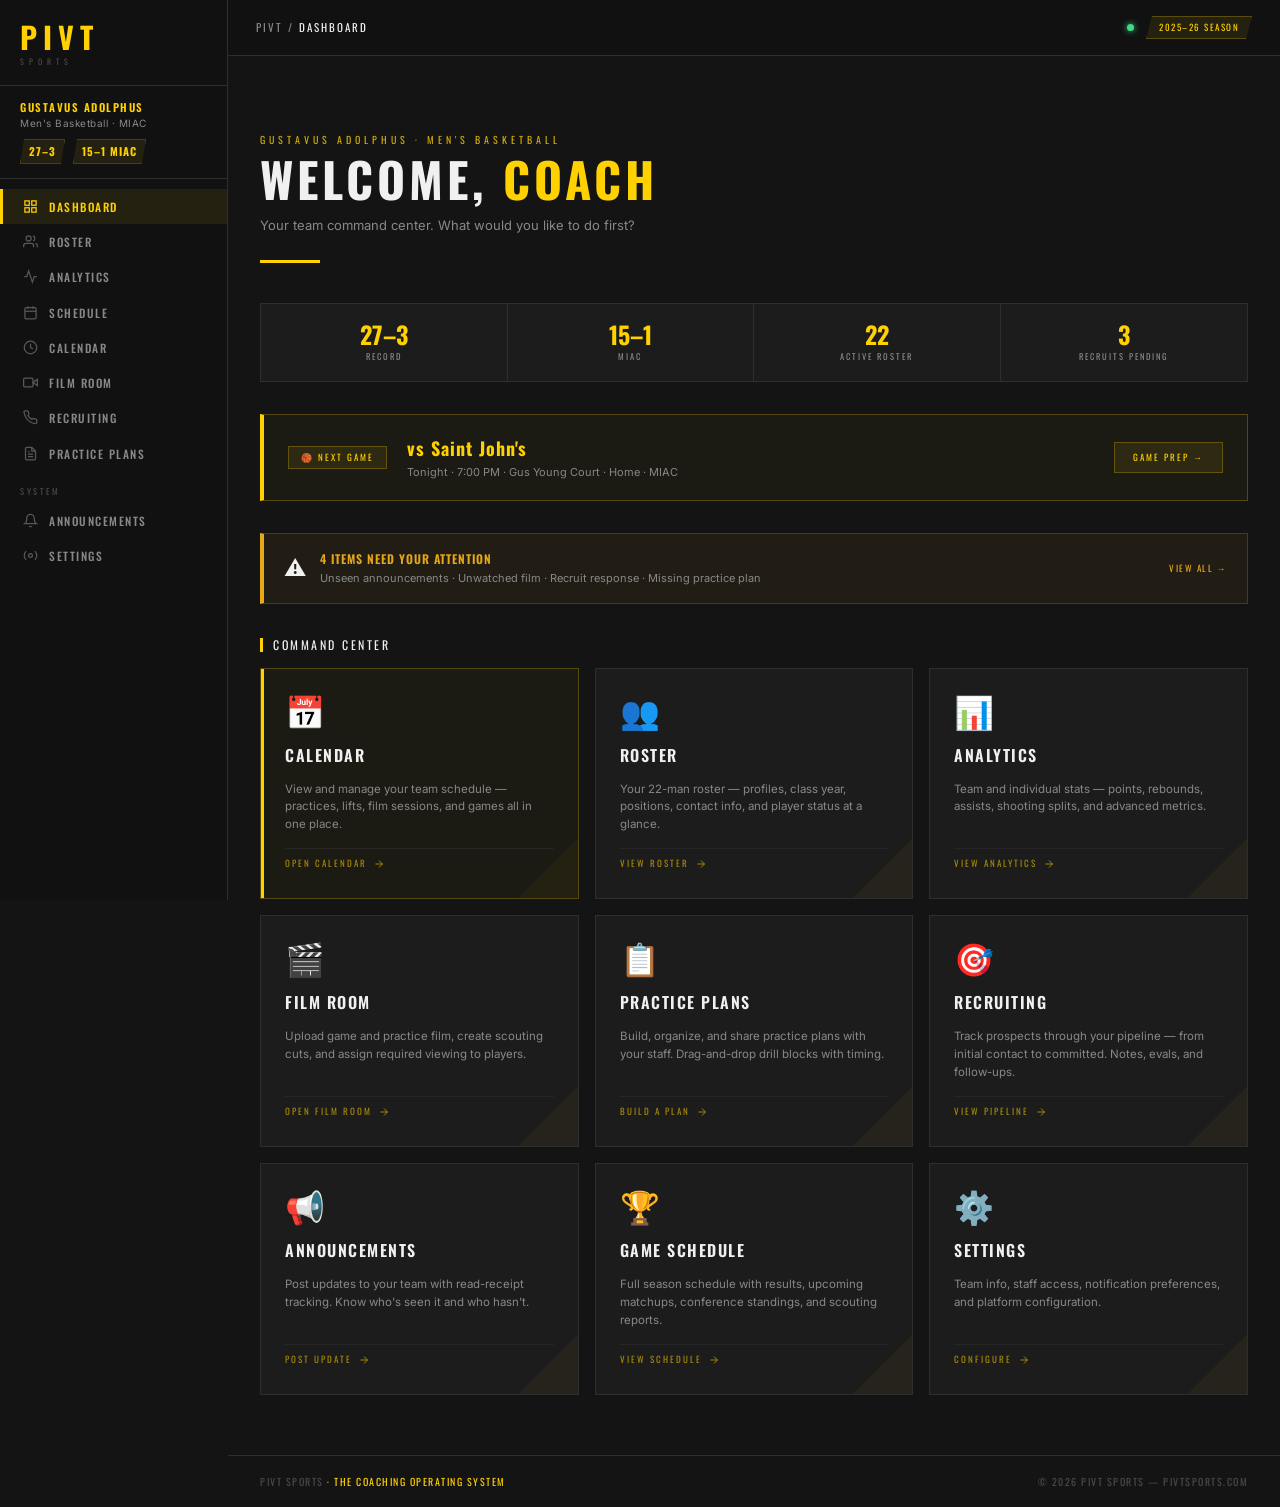
<file: index.html>
<!DOCTYPE html>
<html lang="en">
<head>
  <meta charset="UTF-8" />
  <meta name="viewport" content="width=device-width, initial-scale=1.0" />
  <title>Dashboard — Pivt Sports | Gustavus Men's Basketball</title>
  <link rel="stylesheet" href="styles.css" />
  <style>
    /* ── Welcome Hub Styles ─────────────────────────────────── */

    .welcome-hero {
      padding: 48px 0 40px;
      position: relative;
    }

    .welcome-greeting {
      font-family: 'Oswald', sans-serif;
      font-size: 10px;
      letter-spacing: 4px;
      text-transform: uppercase;
      color: var(--gold);
      margin-bottom: 8px;
      opacity: 0.8;
    }

    .welcome-title {
      font-family: 'Oswald', sans-serif;
      font-size: 48px;
      font-weight: 700;
      letter-spacing: 4px;
      text-transform: uppercase;
      color: var(--text);
      line-height: 1;
      margin-bottom: 12px;
    }

    .welcome-title span {
      color: var(--gold);
    }

    .welcome-sub {
      font-size: 13px;
      color: var(--text-muted);
      max-width: 480px;
      line-height: 1.6;
    }

    .welcome-divider {
      width: 60px;
      height: 3px;
      background: var(--gold);
      margin-top: 24px;
    }

    /* Command Center Grid */
    .command-grid {
      display: grid;
      grid-template-columns: repeat(3, 1fr);
      gap: 16px;
      margin-bottom: 32px;
    }

    .command-card {
      background: var(--surface);
      border: 1px solid var(--border);
      padding: 28px 24px;
      position: relative;
      overflow: hidden;
      cursor: pointer;
      transition: all 0.2s cubic-bezier(0.4, 0, 0.2, 1);
      text-decoration: none;
      display: flex;
      flex-direction: column;
      gap: 14px;
    }

    .command-card::before {
      content: '';
      position: absolute;
      top: 0; left: 0;
      width: 3px;
      height: 100%;
      background: var(--gold);
      opacity: 0;
      transition: opacity 0.2s;
    }

    .command-card::after {
      content: '';
      position: absolute;
      bottom: -20px;
      right: -20px;
      width: 100px;
      height: 100px;
      background: var(--gold-dim);
      clip-path: polygon(100% 0, 100% 100%, 0 100%);
      pointer-events: none;
      transition: opacity 0.2s;
      opacity: 0.5;
    }

    .command-card:hover {
      border-color: var(--gold-border);
      background: #1e1e1e;
      transform: translateY(-4px);
      box-shadow: 0 8px 30px rgba(255,209,0,0.1);
    }

    .command-card:hover::before { opacity: 1; }
    .command-card:hover::after { opacity: 1; }

    .command-icon {
      font-size: 32px;
      line-height: 1;
    }

    .command-label {
      font-family: 'Oswald', sans-serif;
      font-size: 16px;
      font-weight: 600;
      letter-spacing: 1.5px;
      text-transform: uppercase;
      color: var(--text);
    }

    .command-card:hover .command-label { color: var(--gold); }

    .command-desc {
      font-size: 11.5px;
      color: var(--text-muted);
      line-height: 1.55;
    }

    .command-action {
      font-family: 'Oswald', sans-serif;
      font-size: 9px;
      letter-spacing: 2px;
      text-transform: uppercase;
      color: var(--gold);
      margin-top: auto;
      padding-top: 8px;
      border-top: 1px solid var(--border);
      display: flex;
      align-items: center;
      gap: 6px;
      opacity: 0.6;
      transition: opacity 0.15s;
    }

    .command-card:hover .command-action { opacity: 1; }

    .command-action svg {
      width: 12px;
      height: 12px;
    }

    /* Featured / Primary Card */
    .command-card.primary {
      border-color: var(--gold-border);
      background: rgba(255,209,0,0.03);
    }

    .command-card.primary::before { opacity: 1; }

    /* Status Strip */
    .status-strip {
      display: grid;
      grid-template-columns: repeat(4, 1fr);
      gap: 0;
      margin-bottom: 32px;
      border: 1px solid var(--border);
      overflow: hidden;
    }

    .status-item {
      background: var(--surface);
      padding: 18px 20px;
      border-right: 1px solid var(--border);
      text-align: center;
    }

    .status-item:last-child { border-right: none; }

    .status-item-value {
      font-family: 'Oswald', sans-serif;
      font-size: 24px;
      font-weight: 700;
      color: var(--gold);
      line-height: 1;
      margin-bottom: 4px;
    }

    .status-item-label {
      font-family: 'Oswald', sans-serif;
      font-size: 8.5px;
      letter-spacing: 2px;
      text-transform: uppercase;
      color: var(--text-muted);
    }

    /* Attention Banner */
    .attention-banner {
      background: rgba(230,168,23,0.06);
      border: 1px solid rgba(230,168,23,0.2);
      border-left: 4px solid #e6a817;
      padding: 16px 20px;
      display: flex;
      align-items: center;
      gap: 14px;
      margin-bottom: 32px;
      cursor: pointer;
      transition: background 0.12s;
    }

    .attention-banner:hover { background: rgba(230,168,23,0.1); }

    .attention-banner-icon {
      font-size: 22px;
      flex-shrink: 0;
    }

    .attention-banner-text {
      flex: 1;
    }

    .attention-banner-title {
      font-family: 'Oswald', sans-serif;
      font-size: 12px;
      font-weight: 600;
      letter-spacing: 1px;
      text-transform: uppercase;
      color: #e6a817;
      margin-bottom: 2px;
    }

    .attention-banner-sub {
      font-size: 11px;
      color: var(--text-muted);
    }

    .attention-banner-arrow {
      font-family: 'Oswald', sans-serif;
      font-size: 9px;
      letter-spacing: 1.5px;
      text-transform: uppercase;
      color: #e6a817;
      flex-shrink: 0;
    }

    /* Next Game Banner */
    .next-game-banner {
      display: flex;
      align-items: center;
      gap: 20px;
      background: var(--surface);
      border: 1px solid var(--gold-border);
      border-left: 4px solid var(--gold);
      padding: 20px 24px;
      margin-bottom: 32px;
      background: rgba(255,209,0,0.03);
    }

    .ngb-badge {
      font-family: 'Oswald', sans-serif;
      font-size: 9px;
      letter-spacing: 2px;
      text-transform: uppercase;
      padding: 4px 12px;
      background: var(--gold-dim);
      border: 1px solid var(--gold-border);
      color: var(--gold);
      white-space: nowrap;
      flex-shrink: 0;
    }

    .ngb-info { flex: 1; min-width: 0; }

    .ngb-opponent {
      font-family: 'Oswald', sans-serif;
      font-size: 18px;
      font-weight: 700;
      color: var(--gold);
      letter-spacing: 1px;
    }

    .ngb-details {
      font-size: 11px;
      color: var(--text-muted);
      margin-top: 2px;
    }

    .ngb-action {
      font-family: 'Oswald', sans-serif;
      font-size: 9px;
      letter-spacing: 2px;
      text-transform: uppercase;
      padding: 8px 18px;
      background: var(--gold-dim);
      border: 1px solid var(--gold-border);
      color: var(--gold);
      cursor: pointer;
      transition: all 0.12s;
      flex-shrink: 0;
      text-decoration: none;
    }

    .ngb-action:hover { background: rgba(255,209,0,0.15); border-color: var(--gold); }

    /* Responsive */
    @media (max-width: 900px) {
      .command-grid { grid-template-columns: repeat(2, 1fr); }
      .status-strip { grid-template-columns: repeat(2, 1fr); }
      .status-item:nth-child(2) { border-right: none; }
      .status-item:nth-child(1),
      .status-item:nth-child(2) { border-bottom: 1px solid var(--border); }
      .welcome-title { font-size: 36px; }
    }

    @media (max-width: 600px) {
      .command-grid { grid-template-columns: 1fr; }
      .status-strip { grid-template-columns: 1fr; }
      .status-item { border-right: none; border-bottom: 1px solid var(--border); }
      .status-item:last-child { border-bottom: none; }
      .welcome-title { font-size: 28px; letter-spacing: 2px; }
      .welcome-hero { padding: 32px 0 28px; }
      .next-game-banner { flex-direction: column; align-items: flex-start; }
    }
  </style>
</head>
<body>

<!-- Overlay -->
<div class="sidebar-overlay" id="sidebar-overlay"></div>

<!-- ── Sidebar ──────────────────────────────────────────────── -->
<aside class="sidebar" id="sidebar">
  <div class="sidebar-logo">
    <div class="logo-pivt">PIVT</div>
    <div class="logo-sports">SPORTS</div>
  </div>
  <div class="sidebar-team">
    <div class="sidebar-team-name">Gustavus Adolphus</div>
    <div class="sidebar-team-sub">Men's Basketball · MIAC</div>
    <div class="sidebar-record">
      <div class="record-pill">27–3</div>
      <div class="record-pill">15–1 MIAC</div>
    </div>
  </div>
  <nav class="sidebar-nav">
    <a href="index.html" class="nav-item active">
      <svg viewBox="0 0 24 24" fill="none" stroke="currentColor" stroke-width="2"><rect x="3" y="3" width="7" height="7"/><rect x="14" y="3" width="7" height="7"/><rect x="14" y="14" width="7" height="7"/><rect x="3" y="14" width="7" height="7"/></svg>
      Dashboard
    </a>
    <a href="roster.html" class="nav-item">
      <svg viewBox="0 0 24 24" fill="none" stroke="currentColor" stroke-width="2"><path d="M17 21v-2a4 4 0 0 0-4-4H5a4 4 0 0 0-4 4v2"/><circle cx="9" cy="7" r="4"/><path d="M23 21v-2a4 4 0 0 0-3-3.87"/><path d="M16 3.13a4 4 0 0 1 0 7.75"/></svg>
      Roster
    </a>
    <a href="stats.html" class="nav-item">
      <svg viewBox="0 0 24 24" fill="none" stroke="currentColor" stroke-width="2"><polyline points="22 12 18 12 15 21 9 3 6 12 2 12"/></svg>
      Analytics
    </a>
    <a href="schedule.html" class="nav-item">
      <svg viewBox="0 0 24 24" fill="none" stroke="currentColor" stroke-width="2"><rect x="3" y="4" width="18" height="18" rx="2" ry="2"/><line x1="16" y1="2" x2="16" y2="6"/><line x1="8" y1="2" x2="8" y2="6"/><line x1="3" y1="10" x2="21" y2="10"/></svg>
      Schedule
    </a>
    <a href="calendar.html" class="nav-item">
      <svg viewBox="0 0 24 24" fill="none" stroke="currentColor" stroke-width="2"><circle cx="12" cy="12" r="10"/><polyline points="12 6 12 12 16 14"/></svg>
      Calendar
    </a>
    <a href="film.html" class="nav-item">
      <svg viewBox="0 0 24 24" fill="none" stroke="currentColor" stroke-width="2"><polygon points="23 7 16 12 23 17 23 7"/><rect x="1" y="5" width="15" height="14" rx="2" ry="2"/></svg>
      Film Room
    </a>
    <a href="recruiting.html" class="nav-item">
      <svg viewBox="0 0 24 24" fill="none" stroke="currentColor" stroke-width="2"><path d="M22 16.92v3a2 2 0 0 1-2.18 2 19.79 19.79 0 0 1-8.63-3.07A19.5 19.5 0 0 1 4.69 12 19.79 19.79 0 0 1 1.61 3.41 2 2 0 0 1 3.6 1.23h3a2 2 0 0 1 2 1.72c.127.96.361 1.903.7 2.81a2 2 0 0 1-.45 2.11L7.91 8.73a16 16 0 0 0 6.29 6.29l.87-.87a2 2 0 0 1 2.11-.45c.907.339 1.85.573 2.81.7A2 2 0 0 1 21.94 16.92z"/></svg>
      Recruiting
    </a>
    <a href="practice.html" class="nav-item">
      <svg viewBox="0 0 24 24" fill="none" stroke="currentColor" stroke-width="2"><path d="M14 2H6a2 2 0 0 0-2 2v16a2 2 0 0 0 2 2h12a2 2 0 0 0 2-2V8z"/><polyline points="14 2 14 8 20 8"/><line x1="16" y1="13" x2="8" y2="13"/><line x1="16" y1="17" x2="8" y2="17"/><polyline points="10 9 9 9 8 9"/></svg>
      Practice Plans
    </a>
    <div class="nav-group-label">System</div>
    <a href="announcements.html" class="nav-item">
      <svg viewBox="0 0 24 24" fill="none" stroke="currentColor" stroke-width="2"><path d="M18 8A6 6 0 0 0 6 8c0 7-3 9-3 9h18s-3-2-3-9"/><path d="M13.73 21a2 2 0 0 1-3.46 0"/></svg>
      Announcements
    </a>
    <a href="#" class="nav-item">
      <svg viewBox="0 0 24 24" fill="none" stroke="currentColor" stroke-width="2"><circle cx="12" cy="12" r="3"/><path d="M19.07 4.93a10 10 0 0 1 0 14.14M4.93 4.93a10 10 0 0 0 0 14.14"/></svg>
      Settings
    </a>
  </nav>
</aside>

<!-- ── Main ──────────────────────────────────────────────────── -->
<div class="main">

  <!-- Top Bar -->
  <header class="topbar">
    <div class="topbar-left">
      <button class="hamburger" id="hamburger" aria-label="Menu">
        <svg width="20" height="20" viewBox="0 0 24 24" fill="none" stroke="currentColor" stroke-width="2"><line x1="3" y1="6" x2="21" y2="6"/><line x1="3" y1="12" x2="21" y2="12"/><line x1="3" y1="18" x2="21" y2="18"/></svg>
      </button>
      <div class="topbar-path">PIVT / <span>Dashboard</span></div>
    </div>
    <div class="topbar-right">
      <div class="topbar-dot" title="Live"></div>
      <div class="topbar-tag">2025–26 Season</div>
    </div>
  </header>

  <!-- Content -->
  <main class="content">

    <!-- ── Welcome Hero ────────────────────────────────────── -->
    <div class="welcome-hero">
      <div class="welcome-greeting">Gustavus Adolphus · Men's Basketball</div>
      <div class="welcome-title">Welcome, <span>Coach</span></div>
      <div class="welcome-sub">Your team command center. What would you like to do first?</div>
      <div class="welcome-divider"></div>
    </div>

    <!-- ── Status Strip ────────────────────────────────────── -->
    <div class="status-strip">
      <div class="status-item">
        <div class="status-item-value">27–3</div>
        <div class="status-item-label">Record</div>
      </div>
      <div class="status-item">
        <div class="status-item-value">15–1</div>
        <div class="status-item-label">MIAC</div>
      </div>
      <div class="status-item">
        <div class="status-item-value">22</div>
        <div class="status-item-label">Active Roster</div>
      </div>
      <div class="status-item">
        <div class="status-item-value">3</div>
        <div class="status-item-label">Recruits Pending</div>
      </div>
    </div>

    <!-- ── Next Game Banner ────────────────────────────────── -->
    <div class="next-game-banner">
      <div class="ngb-badge">🏀 Next Game</div>
      <div class="ngb-info">
        <div class="ngb-opponent">vs Saint John's</div>
        <div class="ngb-details">Tonight · 7:00 PM · Gus Young Court · Home · MIAC</div>
      </div>
      <a href="schedule.html" class="ngb-action">Game Prep →</a>
    </div>

    <!-- ── Attention Banner ────────────────────────────────── -->
    <div class="attention-banner">
      <div class="attention-banner-icon">⚠️</div>
      <div class="attention-banner-text">
        <div class="attention-banner-title">4 items need your attention</div>
        <div class="attention-banner-sub">Unseen announcements · Unwatched film · Recruit response · Missing practice plan</div>
      </div>
      <div class="attention-banner-arrow">View All →</div>
    </div>

    <!-- ── Command Center Grid ─────────────────────────────── -->
    <div class="dash-section">
      <div class="section-header">
        <div class="section-title">Command Center</div>
      </div>

      <div class="command-grid">

        <!-- Calendar -->
        <a href="calendar.html" class="command-card primary">
          <div class="command-icon">📅</div>
          <div class="command-label">Calendar</div>
          <div class="command-desc">View and manage your team schedule — practices, lifts, film sessions, and games all in one place.</div>
          <div class="command-action">
            Open Calendar
            <svg viewBox="0 0 24 24" fill="none" stroke="currentColor" stroke-width="2"><line x1="5" y1="12" x2="19" y2="12"/><polyline points="12 5 19 12 12 19"/></svg>
          </div>
        </a>

        <!-- Roster -->
        <a href="roster.html" class="command-card">
          <div class="command-icon">👥</div>
          <div class="command-label">Roster</div>
          <div class="command-desc">Your 22-man roster — profiles, class year, positions, contact info, and player status at a glance.</div>
          <div class="command-action">
            View Roster
            <svg viewBox="0 0 24 24" fill="none" stroke="currentColor" stroke-width="2"><line x1="5" y1="12" x2="19" y2="12"/><polyline points="12 5 19 12 12 19"/></svg>
          </div>
        </a>

        <!-- Analytics -->
        <a href="stats.html" class="command-card">
          <div class="command-icon">📊</div>
          <div class="command-label">Analytics</div>
          <div class="command-desc">Team and individual stats — points, rebounds, assists, shooting splits, and advanced metrics.</div>
          <div class="command-action">
            View Analytics
            <svg viewBox="0 0 24 24" fill="none" stroke="currentColor" stroke-width="2"><line x1="5" y1="12" x2="19" y2="12"/><polyline points="12 5 19 12 12 19"/></svg>
          </div>
        </a>

        <!-- Film Room -->
        <a href="film.html" class="command-card">
          <div class="command-icon">🎬</div>
          <div class="command-label">Film Room</div>
          <div class="command-desc">Upload game and practice film, create scouting cuts, and assign required viewing to players.</div>
          <div class="command-action">
            Open Film Room
            <svg viewBox="0 0 24 24" fill="none" stroke="currentColor" stroke-width="2"><line x1="5" y1="12" x2="19" y2="12"/><polyline points="12 5 19 12 12 19"/></svg>
          </div>
        </a>

        <!-- Practice Plans -->
        <a href="practice.html" class="command-card">
          <div class="command-icon">📋</div>
          <div class="command-label">Practice Plans</div>
          <div class="command-desc">Build, organize, and share practice plans with your staff. Drag-and-drop drill blocks with timing.</div>
          <div class="command-action">
            Build a Plan
            <svg viewBox="0 0 24 24" fill="none" stroke="currentColor" stroke-width="2"><line x1="5" y1="12" x2="19" y2="12"/><polyline points="12 5 19 12 12 19"/></svg>
          </div>
        </a>

        <!-- Recruiting -->
        <a href="recruiting.html" class="command-card">
          <div class="command-icon">🎯</div>
          <div class="command-label">Recruiting</div>
          <div class="command-desc">Track prospects through your pipeline — from initial contact to committed. Notes, evals, and follow-ups.</div>
          <div class="command-action">
            View Pipeline
            <svg viewBox="0 0 24 24" fill="none" stroke="currentColor" stroke-width="2"><line x1="5" y1="12" x2="19" y2="12"/><polyline points="12 5 19 12 12 19"/></svg>
          </div>
        </a>

        <!-- Announcements -->
        <a href="announcements.html" class="command-card">
          <div class="command-icon">📢</div>
          <div class="command-label">Announcements</div>
          <div class="command-desc">Post updates to your team with read-receipt tracking. Know who's seen it and who hasn't.</div>
          <div class="command-action">
            Post Update
            <svg viewBox="0 0 24 24" fill="none" stroke="currentColor" stroke-width="2"><line x1="5" y1="12" x2="19" y2="12"/><polyline points="12 5 19 12 12 19"/></svg>
          </div>
        </a>

        <!-- Schedule -->
        <a href="schedule.html" class="command-card">
          <div class="command-icon">🏆</div>
          <div class="command-label">Game Schedule</div>
          <div class="command-desc">Full season schedule with results, upcoming matchups, conference standings, and scouting reports.</div>
          <div class="command-action">
            View Schedule
            <svg viewBox="0 0 24 24" fill="none" stroke="currentColor" stroke-width="2"><line x1="5" y1="12" x2="19" y2="12"/><polyline points="12 5 19 12 12 19"/></svg>
          </div>
        </a>

        <!-- Settings -->
        <a href="#" class="command-card">
          <div class="command-icon">⚙️</div>
          <div class="command-label">Settings</div>
          <div class="command-desc">Team info, staff access, notification preferences, and platform configuration.</div>
          <div class="command-action">
            Configure
            <svg viewBox="0 0 24 24" fill="none" stroke="currentColor" stroke-width="2"><line x1="5" y1="12" x2="19" y2="12"/><polyline points="12 5 19 12 12 19"/></svg>
          </div>
        </a>

      </div>
    </div>

  </main>

  <!-- Footer -->
  <footer class="footer">
    <div>Pivt Sports <span class="footer-brand">· The Coaching Operating System</span></div>
    <div>© 2026 Pivt Sports — pivtsports.com</div>
  </footer>

</div>

<script src="app.js"></script>
</body>
</html>
</file>
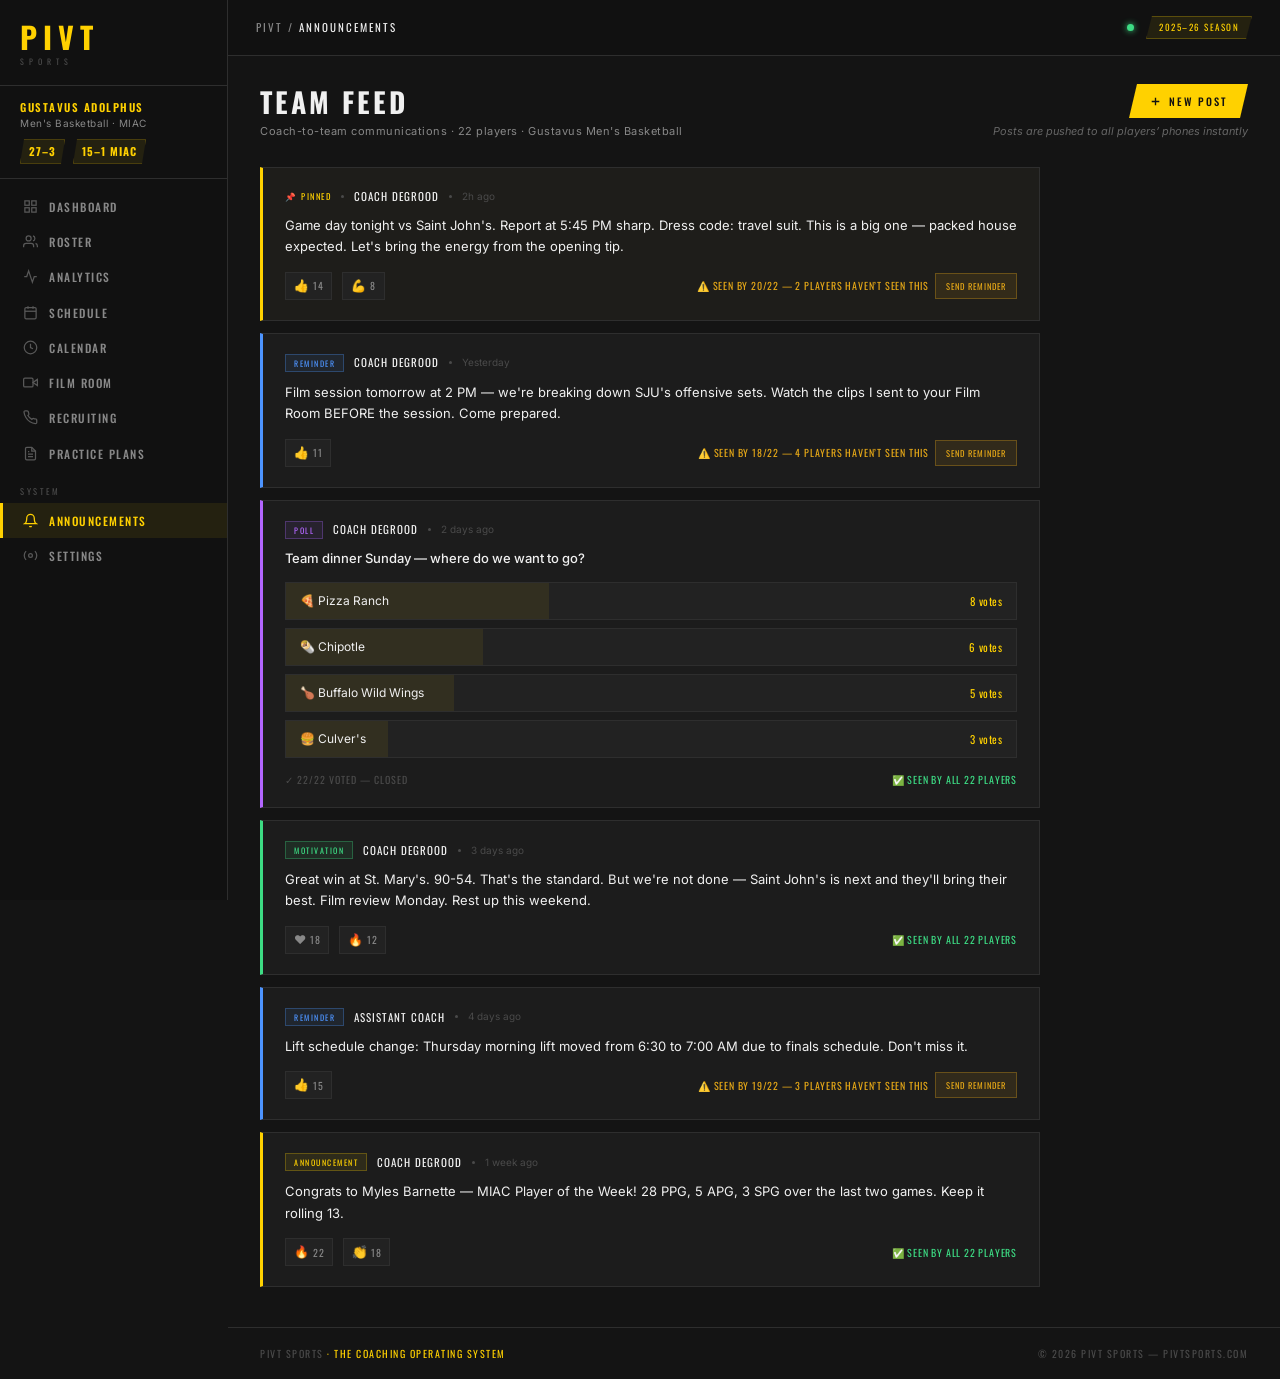
<file: announcements.html>
<!DOCTYPE html>
<html lang="en">
<head>
  <meta charset="UTF-8" />
  <meta name="viewport" content="width=device-width, initial-scale=1.0" />
  <title>Announcements — Pivt Sports | Gustavus Men's Basketball</title>
  <link rel="stylesheet" href="styles.css" />
  <style>
    /* ── Compose Area ─────────────────────────────────────── */
    .compose-area {
      background: var(--surface);
      border: 1px solid var(--gold-border);
      padding: 20px;
      margin-bottom: 28px;
    }
    .compose-header {
      display: flex;
      align-items: center;
      justify-content: space-between;
      margin-bottom: 14px;
    }
    .compose-title {
      font-family: 'Oswald', sans-serif;
      font-size: 10px;
      letter-spacing: 2px;
      text-transform: uppercase;
      color: var(--gold);
    }
    .post-type-row {
      display: flex;
      gap: 8px;
      margin-bottom: 12px;
      flex-wrap: wrap;
    }
    .post-type-btn {
      font-family: 'Oswald', sans-serif;
      font-size: 9px;
      letter-spacing: 1.5px;
      text-transform: uppercase;
      padding: 5px 12px;
      background: var(--surface2);
      border: 1px solid var(--border);
      color: var(--text-muted);
      cursor: pointer;
      transition: all 0.12s;
    }
    .post-type-btn:hover { color: var(--text); border-color: var(--border2); }
    .post-type-btn.active { background: var(--gold-dim); border-color: var(--gold-border); color: var(--gold); }
    .compose-actions {
      display: flex;
      align-items: center;
      gap: 10px;
      margin-top: 12px;
    }
    .attach-btn {
      font-family: 'Oswald', sans-serif;
      font-size: 9.5px;
      letter-spacing: 1.5px;
      text-transform: uppercase;
      padding: 8px 14px;
      background: var(--surface2);
      border: 1px solid var(--border);
      color: var(--text-muted);
      cursor: pointer;
      display: inline-flex;
      align-items: center;
      gap: 6px;
      transition: all 0.12s;
    }
    .attach-btn:hover { color: var(--text); border-color: var(--border2); }

    /* ── Post Cards ─────────────────────────────────────────── */
    .post-card {
      background: var(--surface);
      border: 1px solid var(--border);
      padding: 20px 22px;
      margin-bottom: 12px;
      position: relative;
      transition: border-color 0.15s;
    }
    .post-card:hover { border-color: var(--border2); }
    .post-card.pinned {
      border-left: 3px solid var(--gold);
      background: #1e1d1a;
    }
    .post-card.type-reminder { border-left: 3px solid var(--info); }
    .post-card.type-motivation { border-left: 3px solid var(--success); }
    .post-card.type-poll { border-left: 3px solid #b366ff; }
    .post-card.type-announcement { border-left: 3px solid var(--gold); }

    .post-meta-row {
      display: flex;
      align-items: center;
      gap: 10px;
      margin-bottom: 10px;
      flex-wrap: wrap;
    }
    .post-pin-tag {
      font-family: 'Oswald', sans-serif;
      font-size: 8.5px;
      letter-spacing: 1.5px;
      text-transform: uppercase;
      color: var(--gold);
      display: flex;
      align-items: center;
      gap: 4px;
    }
    .post-type-tag {
      font-family: 'Oswald', sans-serif;
      font-size: 8px;
      letter-spacing: 1.5px;
      text-transform: uppercase;
      padding: 2px 8px;
      border: 1px solid;
    }
    .ptt-reminder { color: var(--info); border-color: rgba(77,148,255,0.3); background: rgba(77,148,255,0.08); }
    .ptt-motivation { color: var(--success); border-color: rgba(61,220,132,0.3); background: rgba(61,220,132,0.08); }
    .ptt-poll { color: #b366ff; border-color: rgba(170,100,255,0.3); background: rgba(170,100,255,0.08); }
    .ptt-announcement { color: var(--gold); border-color: var(--gold-border); background: var(--gold-dim); }

    .post-author {
      font-family: 'Oswald', sans-serif;
      font-size: 11px;
      letter-spacing: 1px;
      color: var(--text);
      text-transform: uppercase;
    }
    .post-dot {
      width: 3px; height: 3px;
      border-radius: 50%;
      background: var(--text-dim);
    }
    .post-time {
      font-size: 10px;
      color: var(--text-dim);
    }
    .post-text {
      font-size: 13px;
      color: var(--text);
      line-height: 1.65;
      margin-bottom: 14px;
    }
    .post-footer {
      display: flex;
      align-items: center;
      justify-content: space-between;
      flex-wrap: wrap;
      gap: 10px;
    }
    .post-reactions {
      display: flex;
      align-items: center;
      gap: 10px;
    }
    .reaction-btn {
      font-size: 12px;
      color: var(--text-muted);
      display: flex;
      align-items: center;
      gap: 4px;
      cursor: pointer;
      padding: 4px 8px;
      background: var(--surface2);
      border: 1px solid var(--border);
      transition: all 0.12s;
      font-family: 'Inter', sans-serif;
    }
    .reaction-btn:hover { border-color: var(--border2); color: var(--text); }
    .reaction-count {
      font-family: 'Oswald', sans-serif;
      font-size: 10px;
      color: var(--text-muted);
      letter-spacing: 0.5px;
    }
    .seen-tag {
      font-family: 'Oswald', sans-serif;
      font-size: 9px;
      letter-spacing: 1px;
      text-transform: uppercase;
      color: var(--text-dim);
      display: flex;
      align-items: center;
      gap: 5px;
    }
    .seen-tag .seen-fill {
      display: inline-block;
      background: var(--text-dim);
      height: 3px;
      width: 36px;
      position: relative;
    }
    .seen-bar-inner {
      position: absolute;
      top: 0; left: 0; height: 100%;
      background: var(--success);
    }

    /* ── Poll ─────────────────────────────────────────────── */
    .poll-question {
      font-size: 13px;
      color: var(--text);
      font-weight: 500;
      margin-bottom: 14px;
      line-height: 1.5;
    }
    .poll-options { display: flex; flex-direction: column; gap: 8px; margin-bottom: 14px; }
    .poll-option {
      position: relative;
      background: var(--surface2);
      border: 1px solid var(--border);
      padding: 9px 14px;
      display: flex;
      align-items: center;
      justify-content: space-between;
      overflow: hidden;
    }
    .poll-option-fill {
      position: absolute;
      top: 0; left: 0; bottom: 0;
      background: rgba(255,209,0,0.07);
      pointer-events: none;
    }
    .poll-option-label {
      font-size: 12px;
      color: var(--text);
      position: relative;
      z-index: 1;
    }
    .poll-option-count {
      font-family: 'Oswald', sans-serif;
      font-size: 11px;
      color: var(--gold);
      position: relative;
      z-index: 1;
      letter-spacing: 0.5px;
    }
    .poll-voted {
      font-size: 10px;
      color: var(--text-dim);
      font-family: 'Oswald', sans-serif;
      letter-spacing: 1px;
      text-transform: uppercase;
    }
  </style>
</head>
<body>

<!-- Overlay -->
<div class="sidebar-overlay" id="sidebar-overlay"></div>

<!-- ── Sidebar ────────────────────────────────────────────── -->
<aside class="sidebar" id="sidebar">
  <div class="sidebar-logo">
    <div class="logo-pivt">PIVT</div>
    <div class="logo-sports">SPORTS</div>
  </div>
  <div class="sidebar-team">
    <div class="sidebar-team-name">Gustavus Adolphus</div>
    <div class="sidebar-team-sub">Men's Basketball · MIAC</div>
    <div class="sidebar-record">
      <div class="record-pill">27–3</div>
      <div class="record-pill">15–1 MIAC</div>
    </div>
  </div>
  <nav class="sidebar-nav">
    <a href="index.html" class="nav-item">
      <svg viewBox="0 0 24 24" fill="none" stroke="currentColor" stroke-width="2"><rect x="3" y="3" width="7" height="7"/><rect x="14" y="3" width="7" height="7"/><rect x="14" y="14" width="7" height="7"/><rect x="3" y="14" width="7" height="7"/></svg>
      Dashboard
    </a>
    <a href="roster.html" class="nav-item">
      <svg viewBox="0 0 24 24" fill="none" stroke="currentColor" stroke-width="2"><path d="M17 21v-2a4 4 0 0 0-4-4H5a4 4 0 0 0-4 4v2"/><circle cx="9" cy="7" r="4"/><path d="M23 21v-2a4 4 0 0 0-3-3.87"/><path d="M16 3.13a4 4 0 0 1 0 7.75"/></svg>
      Roster
    </a>
    <a href="stats.html" class="nav-item">
      <svg viewBox="0 0 24 24" fill="none" stroke="currentColor" stroke-width="2"><polyline points="22 12 18 12 15 21 9 3 6 12 2 12"/></svg>
      Analytics
    </a>
    <a href="schedule.html" class="nav-item">
      <svg viewBox="0 0 24 24" fill="none" stroke="currentColor" stroke-width="2"><rect x="3" y="4" width="18" height="18" rx="2" ry="2"/><line x1="16" y1="2" x2="16" y2="6"/><line x1="8" y1="2" x2="8" y2="6"/><line x1="3" y1="10" x2="21" y2="10"/></svg>
      Schedule
    </a>
    <a href="calendar.html" class="nav-item">
      <svg viewBox="0 0 24 24" fill="none" stroke="currentColor" stroke-width="2"><circle cx="12" cy="12" r="10"/><polyline points="12 6 12 12 16 14"/></svg>
      Calendar
    </a>
    <a href="film.html" class="nav-item">
      <svg viewBox="0 0 24 24" fill="none" stroke="currentColor" stroke-width="2"><polygon points="23 7 16 12 23 17 23 7"/><rect x="1" y="5" width="15" height="14" rx="2" ry="2"/></svg>
      Film Room
    </a>
    <a href="recruiting.html" class="nav-item">
      <svg viewBox="0 0 24 24" fill="none" stroke="currentColor" stroke-width="2"><path d="M22 16.92v3a2 2 0 0 1-2.18 2 19.79 19.79 0 0 1-8.63-3.07A19.5 19.5 0 0 1 4.69 12 19.79 19.79 0 0 1 1.61 3.41 2 2 0 0 1 3.6 1.23h3a2 2 0 0 1 2 1.72c.127.96.361 1.903.7 2.81a2 2 0 0 1-.45 2.11L7.91 8.73a16 16 0 0 0 6.29 6.29l.87-.87a2 2 0 0 1 2.11-.45c.907.339 1.85.573 2.81.7A2 2 0 0 1 21.94 16.92z"/></svg>
      Recruiting
    </a>
    <a href="practice.html" class="nav-item">
      <svg viewBox="0 0 24 24" fill="none" stroke="currentColor" stroke-width="2"><path d="M14 2H6a2 2 0 0 0-2 2v16a2 2 0 0 0 2 2h12a2 2 0 0 0 2-2V8z"/><polyline points="14 2 14 8 20 8"/><line x1="16" y1="13" x2="8" y2="13"/><line x1="16" y1="17" x2="8" y2="17"/><polyline points="10 9 9 9 8 9"/></svg>
      Practice Plans
    </a>
    <div class="nav-group-label">System</div>
    <a href="announcements.html" class="nav-item active">
      <svg viewBox="0 0 24 24" fill="none" stroke="currentColor" stroke-width="2"><path d="M18 8A6 6 0 0 0 6 8c0 7-3 9-3 9h18s-3-2-3-9"/><path d="M13.73 21a2 2 0 0 1-3.46 0"/></svg>
      Announcements
    </a>
    <a href="#" class="nav-item">
      <svg viewBox="0 0 24 24" fill="none" stroke="currentColor" stroke-width="2"><circle cx="12" cy="12" r="3"/><path d="M19.07 4.93a10 10 0 0 1 0 14.14M4.93 4.93a10 10 0 0 0 0 14.14"/></svg>
      Settings
    </a>
  </nav>
</aside>

<!-- ── Main ──────────────────────────────────────────────── -->
<div class="main">

  <!-- Top Bar -->
  <header class="topbar">
    <div class="topbar-left">
      <button class="hamburger" id="hamburger" aria-label="Menu">
        <svg width="20" height="20" viewBox="0 0 24 24" fill="none" stroke="currentColor" stroke-width="2"><line x1="3" y1="6" x2="21" y2="6"/><line x1="3" y1="12" x2="21" y2="12"/><line x1="3" y1="18" x2="21" y2="18"/></svg>
      </button>
      <div class="topbar-path">PIVT / <span>Announcements</span></div>
    </div>
    <div class="topbar-right">
      <div class="topbar-dot" title="Live"></div>
      <div class="topbar-tag">2025–26 Season</div>
    </div>
  </header>

  <!-- Content -->
  <main class="content">

    <!-- Page Header -->
    <div class="page-header">
      <div class="page-header-row">
        <div>
          <div class="page-title">Team Feed</div>
          <div class="page-subtitle">Coach-to-team communications · 22 players · Gustavus Men's Basketball</div>
        </div>
        <div style="text-align:right;">
          <button class="btn btn-gold" id="compose-toggle">
            <svg width="13" height="13" viewBox="0 0 24 24" fill="none" stroke="currentColor" stroke-width="2.5"><line x1="12" y1="5" x2="12" y2="19"/><line x1="5" y1="12" x2="19" y2="12"/></svg>
            New Post
          </button>
          <div class="helper-text" style="color:#666;">Posts are pushed to all players’ phones instantly</div>
        </div>
      </div>
    </div>

    <!-- Compose Area (hidden by default, toggled) -->
    <div class="compose-area" id="compose-area" style="display:none;">
      <div class="compose-header">
        <div class="compose-title">📝 Create New Post</div>
        <button class="attach-btn" id="compose-close" style="font-size:9px; padding:5px 10px;">✕ Close</button>
      </div>
      <div class="post-type-row">
        <button class="post-type-btn active">Announcement</button>
        <button class="post-type-btn">Reminder</button>
        <button class="post-type-btn">Motivation</button>
        <button class="post-type-btn">Poll</button>
      </div>
      <textarea class="form-textarea" placeholder="Write your message to the team…" style="min-height:110px;"></textarea>
      <div class="compose-actions">
        <button class="attach-btn">
          <svg width="12" height="12" viewBox="0 0 24 24" fill="none" stroke="currentColor" stroke-width="2"><path d="M21.44 11.05l-9.19 9.19a6 6 0 0 1-8.49-8.49l9.19-9.19a4 4 0 0 1 5.66 5.66l-9.2 9.19a2 2 0 0 1-2.83-2.83l8.49-8.48"/></svg>
          Attach
        </button>
        <button class="btn btn-gold btn-sm" style="margin-left:auto;">Post to Team</button>
      </div>
    </div>

    <!-- Feed -->
    <div style="max-width: 780px;">

      <!-- Post 1 — Pinned Announcement -->
      <div class="post-card pinned">
        <div class="post-meta-row">
          <span class="post-pin-tag">📌 PINNED</span>
          <span class="post-dot"></span>
          <span class="post-author">Coach DeGrood</span>
          <span class="post-dot"></span>
          <span class="post-time">2h ago</span>
        </div>
        <div class="post-text">
          Game day tonight vs Saint John's. Report at 5:45 PM sharp. Dress code: travel suit. This is a big one — packed house expected. Let's bring the energy from the opening tip.
        </div>
        <div class="post-footer">
          <div class="post-reactions">
            <div class="reaction-btn">👍 <span class="reaction-count">14</span></div>
            <div class="reaction-btn">💪 <span class="reaction-count">8</span></div>
          </div>
          <div class="seen-badge seen-badge-partial">
            ⚠️ Seen by 20/22 &mdash; 2 players haven’t seen this
            <button class="btn-reminder">Send Reminder</button>
          </div>
        </div>
      </div>

      <!-- Post 2 — Reminder -->
      <div class="post-card type-reminder">
        <div class="post-meta-row">
          <span class="post-type-tag ptt-reminder">Reminder</span>
          <span class="post-author">Coach DeGrood</span>
          <span class="post-dot"></span>
          <span class="post-time">Yesterday</span>
        </div>
        <div class="post-text">
          Film session tomorrow at 2 PM — we're breaking down SJU's offensive sets. Watch the clips I sent to your Film Room BEFORE the session. Come prepared.
        </div>
        <div class="post-footer">
          <div class="post-reactions">
            <div class="reaction-btn">👍 <span class="reaction-count">11</span></div>
          </div>
          <div class="seen-badge seen-badge-partial">
            ⚠️ Seen by 18/22 &mdash; 4 players haven’t seen this
            <button class="btn-reminder">Send Reminder</button>
          </div>
        </div>
      </div>

      <!-- Post 3 — Poll -->
      <div class="post-card type-poll">
        <div class="post-meta-row">
          <span class="post-type-tag ptt-poll">Poll</span>
          <span class="post-author">Coach DeGrood</span>
          <span class="post-dot"></span>
          <span class="post-time">2 days ago</span>
        </div>
        <div class="poll-question">Team dinner Sunday — where do we want to go?</div>
        <div class="poll-options">
          <div class="poll-option">
            <div class="poll-option-fill" style="width:36%;"></div>
            <span class="poll-option-label">🍕 Pizza Ranch</span>
            <span class="poll-option-count">8 votes</span>
          </div>
          <div class="poll-option">
            <div class="poll-option-fill" style="width:27%;"></div>
            <span class="poll-option-label">🌯 Chipotle</span>
            <span class="poll-option-count">6 votes</span>
          </div>
          <div class="poll-option">
            <div class="poll-option-fill" style="width:23%;"></div>
            <span class="poll-option-label">🍗 Buffalo Wild Wings</span>
            <span class="poll-option-count">5 votes</span>
          </div>
          <div class="poll-option">
            <div class="poll-option-fill" style="width:14%;"></div>
            <span class="poll-option-label">🍔 Culver's</span>
            <span class="poll-option-count">3 votes</span>
          </div>
        </div>
        <div class="post-footer">
          <div class="poll-voted">✓ 22/22 Voted — Closed</div>
          <div class="seen-badge seen-badge-all">
            ✅ Seen by all 22 players
          </div>
        </div>
      </div>

      <!-- Post 4 — Motivation -->
      <div class="post-card type-motivation">
        <div class="post-meta-row">
          <span class="post-type-tag ptt-motivation">Motivation</span>
          <span class="post-author">Coach DeGrood</span>
          <span class="post-dot"></span>
          <span class="post-time">3 days ago</span>
        </div>
        <div class="post-text">
          Great win at St. Mary's. 90-54. That's the standard. But we're not done — Saint John's is next and they'll bring their best. Film review Monday. Rest up this weekend.
        </div>
        <div class="post-footer">
          <div class="post-reactions">
            <div class="reaction-btn">❤️ <span class="reaction-count">18</span></div>
            <div class="reaction-btn">🔥 <span class="reaction-count">12</span></div>
          </div>
          <div class="seen-badge seen-badge-all">
            ✅ Seen by all 22 players
          </div>
        </div>
      </div>

      <!-- Post 5 — Reminder (Asst Coach) -->
      <div class="post-card type-reminder">
        <div class="post-meta-row">
          <span class="post-type-tag ptt-reminder">Reminder</span>
          <span class="post-author">Assistant Coach</span>
          <span class="post-dot"></span>
          <span class="post-time">4 days ago</span>
        </div>
        <div class="post-text">
          Lift schedule change: Thursday morning lift moved from 6:30 to 7:00 AM due to finals schedule. Don't miss it.
        </div>
        <div class="post-footer">
          <div class="post-reactions">
            <div class="reaction-btn">👍 <span class="reaction-count">15</span></div>
          </div>
          <div class="seen-badge seen-badge-partial">
            ⚠️ Seen by 19/22 &mdash; 3 players haven’t seen this
            <button class="btn-reminder">Send Reminder</button>
          </div>
        </div>
      </div>

      <!-- Post 6 — Announcement -->
      <div class="post-card type-announcement">
        <div class="post-meta-row">
          <span class="post-type-tag ptt-announcement">Announcement</span>
          <span class="post-author">Coach DeGrood</span>
          <span class="post-dot"></span>
          <span class="post-time">1 week ago</span>
        </div>
        <div class="post-text">
          Congrats to Myles Barnette — MIAC Player of the Week! 28 PPG, 5 APG, 3 SPG over the last two games. Keep it rolling 13.
        </div>
        <div class="post-footer">
          <div class="post-reactions">
            <div class="reaction-btn">🔥 <span class="reaction-count">22</span></div>
            <div class="reaction-btn">👏 <span class="reaction-count">18</span></div>
          </div>
          <div class="seen-badge seen-badge-all">
            ✅ Seen by all 22 players
          </div>
        </div>
      </div>

    </div><!-- /feed -->

  </main>

  <!-- Footer -->
  <footer class="footer">
    <div>Pivt Sports <span class="footer-brand">· The Coaching Operating System</span></div>
    <div>© 2026 Pivt Sports — pivtsports.com</div>
  </footer>

</div>

<script src="app.js"></script>
<script>
  // Compose toggle
  const toggle = document.getElementById('compose-toggle');
  const area   = document.getElementById('compose-area');
  const close  = document.getElementById('compose-close');
  toggle.addEventListener('click', () => { area.style.display = 'block'; area.scrollIntoView({behavior:'smooth'}); });
  close.addEventListener('click',  () => { area.style.display = 'none'; });

  // Post type buttons
  document.querySelectorAll('.post-type-btn').forEach(btn => {
    btn.addEventListener('click', () => {
      document.querySelectorAll('.post-type-btn').forEach(b => b.classList.remove('active'));
      btn.classList.add('active');
    });
  });
</script>
</body>
</html>
</file>
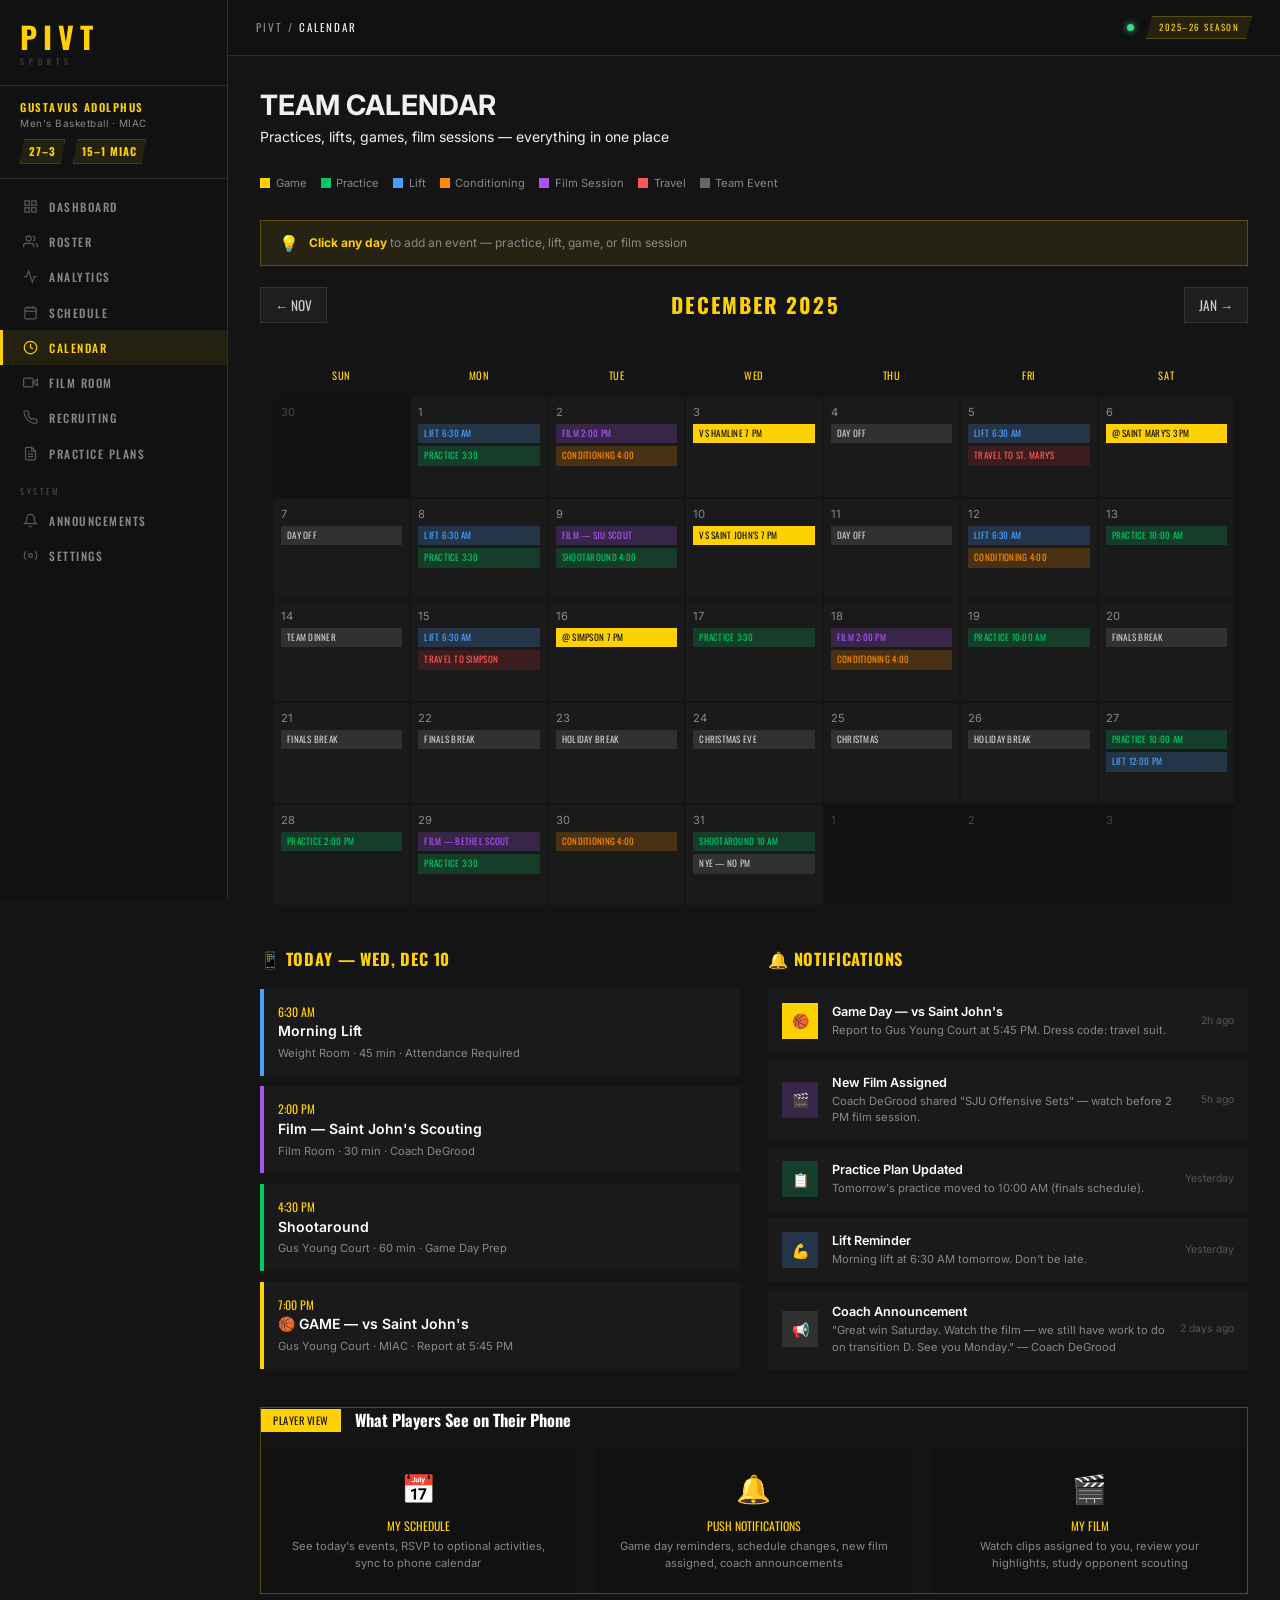
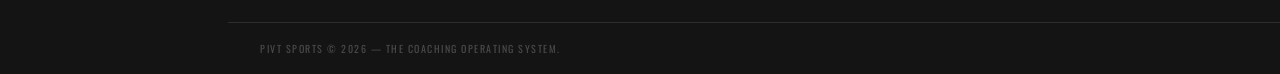
<file: calendar.html>
<!DOCTYPE html>
<html lang="en">
<head>
  <meta charset="UTF-8" />
  <meta name="viewport" content="width=device-width, initial-scale=1.0" />
  <title>Calendar — Pivt Sports | Gustavus Men's Basketball</title>
  <link rel="stylesheet" href="styles.css" />
  <style>
    .cal-grid { display: grid; grid-template-columns: repeat(7, 1fr); gap: 2px; }
    .cal-header { text-align: center; color: #FFD100; font-family: 'Oswald', sans-serif; text-transform: uppercase; font-size: 0.75rem; letter-spacing: 0.05em; padding: 0.75rem 0.25rem; }
    .cal-day { background: #1a1a1a; min-height: 100px; padding: 0.5rem; position: relative; }
    .cal-day.other-month { background: #111; opacity: 0.4; }
    .cal-day.today { border: 2px solid #FFD100; }
    .cal-num { color: #888; font-size: 0.8rem; margin-bottom: 0.25rem; }
    .cal-day.today .cal-num { color: #FFD100; font-weight: 700; }
    .cal-event { font-size: 0.65rem; padding: 3px 6px; margin-bottom: 3px; font-family: 'Oswald', sans-serif; text-transform: uppercase; letter-spacing: 0.03em; cursor: pointer; }
    .cal-event.game { background: #FFD100; color: #111; }
    .cal-event.practice { background: rgba(0,200,100,0.2); color: #00c864; }
    .cal-event.lift { background: rgba(74,158,255,0.2); color: #4a9eff; }
    .cal-event.conditioning { background: rgba(255,140,0,0.2); color: #ff8c00; }
    .cal-event.film-session { background: rgba(168,85,247,0.2); color: #a855f7; }
    .cal-event.team { background: rgba(255,255,255,0.1); color: #ccc; }
    .cal-event.travel { background: rgba(255,50,50,0.15); color: #ff5555; }

    .upcoming-event { display: flex; align-items: stretch; background: #1a1a1a; margin-bottom: 0.75rem; overflow: hidden; }
    .upcoming-stripe { width: 4px; flex-shrink: 0; }
    .upcoming-stripe.game { background: #FFD100; }
    .upcoming-stripe.practice { background: #00c864; }
    .upcoming-stripe.lift { background: #4a9eff; }
    .upcoming-stripe.conditioning { background: #ff8c00; }
    .upcoming-stripe.film-session { background: #a855f7; }
    .upcoming-stripe.team { background: #666; }
    .upcoming-stripe.travel { background: #ff5555; }
    .upcoming-body { padding: 1rem; flex: 1; }
    .upcoming-title { color: #fff; font-weight: 600; margin-bottom: 0.25rem; }
    .upcoming-meta { color: #888; font-size: 0.8rem; }
    .upcoming-time { color: #FFD100; font-family: 'Oswald', sans-serif; font-size: 0.85rem; }

    .legend { display: flex; flex-wrap: wrap; gap: 1rem; margin-bottom: 2rem; }
    .legend-item { display: flex; align-items: center; gap: 0.4rem; font-size: 0.8rem; color: #888; }
    .legend-dot { width: 10px; height: 10px; }

    .notif-card { background: #1a1a1a; padding: 1rem; margin-bottom: 0.5rem; display: flex; align-items: center; gap: 1rem; }
    .notif-icon { width: 36px; height: 36px; display: flex; align-items: center; justify-content: center; flex-shrink: 0; }
    .notif-text { flex: 1; }
    .notif-title { color: #fff; font-weight: 600; font-size: 0.9rem; }
    .notif-sub { color: #888; font-size: 0.8rem; }
    .notif-time { color: #555; font-size: 0.75rem; flex-shrink: 0; }

    @media (max-width: 768px) {
      .cal-day { min-height: 60px; padding: 0.25rem; }
      .cal-event { font-size: 0.55rem; padding: 2px 4px; }
      .cal-num { font-size: 0.7rem; }
    }
  </style>
</head>
<body>

<div class="sidebar-overlay" id="sidebar-overlay"></div>

<aside class="sidebar" id="sidebar">
  <div class="sidebar-logo">
    <div class="logo-pivt">PIVT</div>
    <div class="logo-sports">SPORTS</div>
  </div>
  <div class="sidebar-team">
    <div class="sidebar-team-name">Gustavus Adolphus</div>
    <div class="sidebar-team-sub">Men's Basketball · MIAC</div>
    <div class="sidebar-record">
      <div class="record-pill">27–3</div>
      <div class="record-pill">15–1 MIAC</div>
    </div>
  </div>
  <nav class="sidebar-nav">
    <a href="index.html" class="nav-item">
      <svg viewBox="0 0 24 24" fill="none" stroke="currentColor" stroke-width="2"><rect x="3" y="3" width="7" height="7"/><rect x="14" y="3" width="7" height="7"/><rect x="14" y="14" width="7" height="7"/><rect x="3" y="14" width="7" height="7"/></svg>
      Dashboard
    </a>
    <a href="roster.html" class="nav-item">
      <svg viewBox="0 0 24 24" fill="none" stroke="currentColor" stroke-width="2"><path d="M17 21v-2a4 4 0 0 0-4-4H5a4 4 0 0 0-4 4v2"/><circle cx="9" cy="7" r="4"/><path d="M23 21v-2a4 4 0 0 0-3-3.87"/><path d="M16 3.13a4 4 0 0 1 0 7.75"/></svg>
      Roster
    </a>
    <a href="stats.html" class="nav-item">
      <svg viewBox="0 0 24 24" fill="none" stroke="currentColor" stroke-width="2"><polyline points="22 12 18 12 15 21 9 3 6 12 2 12"/></svg>
      Analytics
    </a>
    <a href="schedule.html" class="nav-item">
      <svg viewBox="0 0 24 24" fill="none" stroke="currentColor" stroke-width="2"><rect x="3" y="4" width="18" height="18" rx="2" ry="2"/><line x1="16" y1="2" x2="16" y2="6"/><line x1="8" y1="2" x2="8" y2="6"/><line x1="3" y1="10" x2="21" y2="10"/></svg>
      Schedule
    </a>
    <a href="calendar.html" class="nav-item active">
      <svg viewBox="0 0 24 24" fill="none" stroke="currentColor" stroke-width="2"><circle cx="12" cy="12" r="10"/><polyline points="12 6 12 12 16 14"/></svg>
      Calendar
    </a>
    <a href="film.html" class="nav-item">
      <svg viewBox="0 0 24 24" fill="none" stroke="currentColor" stroke-width="2"><polygon points="23 7 16 12 23 17 23 7"/><rect x="1" y="5" width="15" height="14" rx="2" ry="2"/></svg>
      Film Room
    </a>
    <a href="recruiting.html" class="nav-item">
      <svg viewBox="0 0 24 24" fill="none" stroke="currentColor" stroke-width="2"><path d="M22 16.92v3a2 2 0 0 1-2.18 2 19.79 19.79 0 0 1-8.63-3.07A19.5 19.5 0 0 1 4.69 12 19.79 19.79 0 0 1 1.61 3.41 2 2 0 0 1 3.6 1.23h3a2 2 0 0 1 2 1.72c.127.96.361 1.903.7 2.81a2 2 0 0 1-.45 2.11L7.91 8.73a16 16 0 0 0 6.29 6.29l.87-.87a2 2 0 0 1 2.11-.45c.907.339 1.85.573 2.81.7A2 2 0 0 1 21.94 16.92z"/></svg>
      Recruiting
    </a>
    <a href="practice.html" class="nav-item">
      <svg viewBox="0 0 24 24" fill="none" stroke="currentColor" stroke-width="2"><path d="M14 2H6a2 2 0 0 0-2 2v16a2 2 0 0 0 2 2h12a2 2 0 0 0 2-2V8z"/><polyline points="14 2 14 8 20 8"/><line x1="16" y1="13" x2="8" y2="13"/><line x1="16" y1="17" x2="8" y2="17"/><polyline points="10 9 9 9 8 9"/></svg>
      Practice Plans
    </a>
    <div class="nav-group-label">System</div>
    <a href="announcements.html" class="nav-item">
      <svg viewBox="0 0 24 24" fill="none" stroke="currentColor" stroke-width="2"><path d="M18 8A6 6 0 0 0 6 8c0 7-3 9-3 9h18s-3-2-3-9"/><path d="M13.73 21a2 2 0 0 1-3.46 0"/></svg>
      Announcements
    </a>
    <a href="#" class="nav-item">
      <svg viewBox="0 0 24 24" fill="none" stroke="currentColor" stroke-width="2"><circle cx="12" cy="12" r="3"/><path d="M19.07 4.93a10 10 0 0 1 0 14.14M4.93 4.93a10 10 0 0 0 0 14.14"/></svg>
      Settings
    </a>
  </nav>
</aside>

<div class="main">
  <header class="topbar">
    <div class="topbar-left">
      <button class="hamburger" id="hamburger" aria-label="Menu">
        <svg width="20" height="20" viewBox="0 0 24 24" fill="none" stroke="currentColor" stroke-width="2"><line x1="3" y1="6" x2="21" y2="6"/><line x1="3" y1="12" x2="21" y2="12"/><line x1="3" y1="18" x2="21" y2="18"/></svg>
      </button>
      <div class="topbar-path">PIVT / <span>Calendar</span></div>
    </div>
    <div class="topbar-right">
      <div class="topbar-dot" title="Live"></div>
      <div class="topbar-tag">2025–26 Season</div>
    </div>
  </header>

  <div class="content">
    <div class="page-header">
      <h1>TEAM CALENDAR</h1>
      <p class="page-sub">Practices, lifts, games, film sessions — everything in one place</p>
    </div>

    <!-- Legend -->
    <div class="legend">
      <div class="legend-item"><div class="legend-dot" style="background: #FFD100;"></div> Game</div>
      <div class="legend-item"><div class="legend-dot" style="background: #00c864;"></div> Practice</div>
      <div class="legend-item"><div class="legend-dot" style="background: #4a9eff;"></div> Lift</div>
      <div class="legend-item"><div class="legend-dot" style="background: #ff8c00;"></div> Conditioning</div>
      <div class="legend-item"><div class="legend-dot" style="background: #a855f7;"></div> Film Session</div>
      <div class="legend-item"><div class="legend-dot" style="background: #ff5555;"></div> Travel</div>
      <div class="legend-item"><div class="legend-dot" style="background: #666;"></div> Team Event</div>
    </div>

    <!-- Add Event Hint -->
    <div class="cal-add-hint">
      <span class="cal-add-hint-icon">💡</span>
      <span><strong style="color:var(--gold);">Click any day</strong> to add an event &mdash; practice, lift, game, or film session</span>
    </div>

    <!-- Month Header -->
    <div style="display: flex; justify-content: space-between; align-items: center; margin-bottom: 1.5rem;">
      <button style="background: #1e1e1e; border: 1px solid #333; color: #ccc; padding: 0.5rem 1rem; cursor: pointer; font-family: 'Oswald', sans-serif;">← NOV</button>
      <h2 style="color: #FFD100; font-family: 'Oswald', sans-serif; letter-spacing: 0.1em;">DECEMBER 2025</h2>
      <button style="background: #1e1e1e; border: 1px solid #333; color: #ccc; padding: 0.5rem 1rem; cursor: pointer; font-family: 'Oswald', sans-serif;">JAN →</button>
    </div>

    <!-- Calendar Grid -->
    <div class="section-card" style="padding: 1rem;">
      <div class="cal-grid">
        <!-- Headers -->
        <div class="cal-header">Sun</div>
        <div class="cal-header">Mon</div>
        <div class="cal-header">Tue</div>
        <div class="cal-header">Wed</div>
        <div class="cal-header">Thu</div>
        <div class="cal-header">Fri</div>
        <div class="cal-header">Sat</div>

        <!-- Week 1 (Nov 30 - Dec 6) -->
        <div class="cal-day other-month"><div class="cal-num">30</div></div>
        <div class="cal-day">
          <div class="cal-num">1</div>
          <div class="cal-event lift">Lift 6:30 AM</div>
          <div class="cal-event practice">Practice 3:30</div>
        </div>
        <div class="cal-day">
          <div class="cal-num">2</div>
          <div class="cal-event film-session">Film 2:00 PM</div>
          <div class="cal-event conditioning">Conditioning 4:00</div>
        </div>
        <div class="cal-day">
          <div class="cal-num">3</div>
          <div class="cal-event game">vs Hamline 7 PM</div>
        </div>
        <div class="cal-day">
          <div class="cal-num">4</div>
          <div class="cal-event team">Day Off</div>
        </div>
        <div class="cal-day">
          <div class="cal-num">5</div>
          <div class="cal-event lift">Lift 6:30 AM</div>
          <div class="cal-event travel">Travel to St. Mary's</div>
        </div>
        <div class="cal-day">
          <div class="cal-num">6</div>
          <div class="cal-event game">@ Saint Mary's 3 PM</div>
        </div>

        <!-- Week 2 (Dec 7-13) -->
        <div class="cal-day">
          <div class="cal-num">7</div>
          <div class="cal-event team">Day Off</div>
        </div>
        <div class="cal-day">
          <div class="cal-num">8</div>
          <div class="cal-event lift">Lift 6:30 AM</div>
          <div class="cal-event practice">Practice 3:30</div>
        </div>
        <div class="cal-day">
          <div class="cal-num">9</div>
          <div class="cal-event film-session">Film — SJU Scout</div>
          <div class="cal-event practice">Shootaround 4:00</div>
        </div>
        <div class="cal-day">
          <div class="cal-num">10</div>
          <div class="cal-event game">vs Saint John's 7 PM</div>
        </div>
        <div class="cal-day">
          <div class="cal-num">11</div>
          <div class="cal-event team">Day Off</div>
        </div>
        <div class="cal-day">
          <div class="cal-num">12</div>
          <div class="cal-event lift">Lift 6:30 AM</div>
          <div class="cal-event conditioning">Conditioning 4:00</div>
        </div>
        <div class="cal-day">
          <div class="cal-num">13</div>
          <div class="cal-event practice">Practice 10:00 AM</div>
        </div>

        <!-- Week 3 (Dec 14-20) -->
        <div class="cal-day">
          <div class="cal-num">14</div>
          <div class="cal-event team">Team Dinner</div>
        </div>
        <div class="cal-day">
          <div class="cal-num">15</div>
          <div class="cal-event lift">Lift 6:30 AM</div>
          <div class="cal-event travel">Travel to Simpson</div>
        </div>
        <div class="cal-day">
          <div class="cal-num">16</div>
          <div class="cal-event game">@ Simpson 7 PM</div>
        </div>
        <div class="cal-day">
          <div class="cal-num">17</div>
          <div class="cal-event practice">Practice 3:30</div>
        </div>
        <div class="cal-day">
          <div class="cal-num">18</div>
          <div class="cal-event film-session">Film 2:00 PM</div>
          <div class="cal-event conditioning">Conditioning 4:00</div>
        </div>
        <div class="cal-day">
          <div class="cal-num">19</div>
          <div class="cal-event practice">Practice 10:00 AM</div>
        </div>
        <div class="cal-day">
          <div class="cal-num">20</div>
          <div class="cal-event team">Finals Break</div>
        </div>

        <!-- Week 4 (Dec 21-27) -->
        <div class="cal-day">
          <div class="cal-num">21</div>
          <div class="cal-event team">Finals Break</div>
        </div>
        <div class="cal-day">
          <div class="cal-num">22</div>
          <div class="cal-event team">Finals Break</div>
        </div>
        <div class="cal-day">
          <div class="cal-num">23</div>
          <div class="cal-event team">Holiday Break</div>
        </div>
        <div class="cal-day">
          <div class="cal-num">24</div>
          <div class="cal-event team">Christmas Eve</div>
        </div>
        <div class="cal-day">
          <div class="cal-num">25</div>
          <div class="cal-event team">Christmas</div>
        </div>
        <div class="cal-day">
          <div class="cal-num">26</div>
          <div class="cal-event team">Holiday Break</div>
        </div>
        <div class="cal-day">
          <div class="cal-num">27</div>
          <div class="cal-event practice">Practice 10:00 AM</div>
          <div class="cal-event lift">Lift 12:00 PM</div>
        </div>

        <!-- Week 5 (Dec 28-31 + Jan) -->
        <div class="cal-day">
          <div class="cal-num">28</div>
          <div class="cal-event practice">Practice 2:00 PM</div>
        </div>
        <div class="cal-day">
          <div class="cal-num">29</div>
          <div class="cal-event film-session">Film — Bethel Scout</div>
          <div class="cal-event practice">Practice 3:30</div>
        </div>
        <div class="cal-day">
          <div class="cal-num">30</div>
          <div class="cal-event conditioning">Conditioning 4:00</div>
        </div>
        <div class="cal-day">
          <div class="cal-num">31</div>
          <div class="cal-event practice">Shootaround 10 AM</div>
          <div class="cal-event team">NYE — No PM</div>
        </div>
        <div class="cal-day other-month"><div class="cal-num">1</div></div>
        <div class="cal-day other-month"><div class="cal-num">2</div></div>
        <div class="cal-day other-month"><div class="cal-num">3</div></div>
      </div>
    </div>

    <!-- This Week / Upcoming -->
    <div style="display: grid; grid-template-columns: 1fr 1fr; gap: 2rem; margin-top: 2rem;">
      
      <!-- Today's Schedule -->
      <div class="section-card">
        <h3 style="color: #FFD100; margin-bottom: 1.25rem; font-family: 'Oswald', sans-serif; text-transform: uppercase; letter-spacing: 0.05em;">📱 Today — Wed, Dec 10</h3>
        
        <div class="upcoming-event">
          <div class="upcoming-stripe lift"></div>
          <div class="upcoming-body">
            <div class="upcoming-time">6:30 AM</div>
            <div class="upcoming-title">Morning Lift</div>
            <div class="upcoming-meta">Weight Room · 45 min · Attendance Required</div>
          </div>
        </div>

        <div class="upcoming-event">
          <div class="upcoming-stripe film-session"></div>
          <div class="upcoming-body">
            <div class="upcoming-time">2:00 PM</div>
            <div class="upcoming-title">Film — Saint John's Scouting</div>
            <div class="upcoming-meta">Film Room · 30 min · Coach DeGrood</div>
          </div>
        </div>

        <div class="upcoming-event">
          <div class="upcoming-stripe practice"></div>
          <div class="upcoming-body">
            <div class="upcoming-time">4:30 PM</div>
            <div class="upcoming-title">Shootaround</div>
            <div class="upcoming-meta">Gus Young Court · 60 min · Game Day Prep</div>
          </div>
        </div>

        <div class="upcoming-event">
          <div class="upcoming-stripe game"></div>
          <div class="upcoming-body">
            <div class="upcoming-time">7:00 PM</div>
            <div class="upcoming-title">🏀 GAME — vs Saint John's</div>
            <div class="upcoming-meta">Gus Young Court · MIAC · Report at 5:45 PM</div>
          </div>
        </div>
      </div>

      <!-- Notifications Feed -->
      <div class="section-card">
        <h3 style="color: #FFD100; margin-bottom: 1.25rem; font-family: 'Oswald', sans-serif; text-transform: uppercase; letter-spacing: 0.05em;">🔔 Notifications</h3>
        
        <div class="notif-card">
          <div class="notif-icon" style="background: #FFD100; color: #111;">🏀</div>
          <div class="notif-text">
            <div class="notif-title">Game Day — vs Saint John's</div>
            <div class="notif-sub">Report to Gus Young Court at 5:45 PM. Dress code: travel suit.</div>
          </div>
          <div class="notif-time">2h ago</div>
        </div>

        <div class="notif-card">
          <div class="notif-icon" style="background: rgba(168,85,247,0.2); color: #a855f7;">🎬</div>
          <div class="notif-text">
            <div class="notif-title">New Film Assigned</div>
            <div class="notif-sub">Coach DeGrood shared "SJU Offensive Sets" — watch before 2 PM film session.</div>
          </div>
          <div class="notif-time">5h ago</div>
        </div>

        <div class="notif-card">
          <div class="notif-icon" style="background: rgba(0,200,100,0.2); color: #00c864;">📋</div>
          <div class="notif-text">
            <div class="notif-title">Practice Plan Updated</div>
            <div class="notif-sub">Tomorrow's practice moved to 10:00 AM (finals schedule).</div>
          </div>
          <div class="notif-time">Yesterday</div>
        </div>

        <div class="notif-card">
          <div class="notif-icon" style="background: rgba(74,158,255,0.2); color: #4a9eff;">💪</div>
          <div class="notif-text">
            <div class="notif-title">Lift Reminder</div>
            <div class="notif-sub">Morning lift at 6:30 AM tomorrow. Don't be late.</div>
          </div>
          <div class="notif-time">Yesterday</div>
        </div>

        <div class="notif-card">
          <div class="notif-icon" style="background: rgba(255,255,255,0.1); color: #ccc;">📢</div>
          <div class="notif-text">
            <div class="notif-title">Coach Announcement</div>
            <div class="notif-sub">"Great win Saturday. Watch the film — we still have work to do on transition D. See you Monday." — Coach DeGrood</div>
          </div>
          <div class="notif-time">2 days ago</div>
        </div>
      </div>
    </div>

    <!-- Player View Toggle -->
    <div class="section-card" style="margin-top: 2rem; border: 1px solid rgba(255,209,0,0.3);">
      <div style="display: flex; align-items: center; gap: 1rem; margin-bottom: 1rem;">
        <span style="background: #FFD100; color: #111; padding: 4px 12px; font-family: 'Oswald', sans-serif; text-transform: uppercase; font-size: 0.75rem; letter-spacing: 0.05em;">Player View</span>
        <h3 style="color: #fff; font-family: 'Oswald', sans-serif; margin: 0;">What Players See on Their Phone</h3>
      </div>
      <div style="display: grid; grid-template-columns: repeat(3, 1fr); gap: 1.5rem;">
        <div style="background: #111; padding: 1.5rem; text-align: center;">
          <div style="font-size: 2rem; margin-bottom: 0.5rem;">📅</div>
          <div style="color: #FFD100; font-family: 'Oswald', sans-serif; text-transform: uppercase; font-size: 0.85rem; margin-bottom: 0.25rem;">My Schedule</div>
          <div style="color: #888; font-size: 0.8rem;">See today's events, RSVP to optional activities, sync to phone calendar</div>
        </div>
        <div style="background: #111; padding: 1.5rem; text-align: center;">
          <div style="font-size: 2rem; margin-bottom: 0.5rem;">🔔</div>
          <div style="color: #FFD100; font-family: 'Oswald', sans-serif; text-transform: uppercase; font-size: 0.85rem; margin-bottom: 0.25rem;">Push Notifications</div>
          <div style="color: #888; font-size: 0.8rem;">Game day reminders, schedule changes, new film assigned, coach announcements</div>
        </div>
        <div style="background: #111; padding: 1.5rem; text-align: center;">
          <div style="font-size: 2rem; margin-bottom: 0.5rem;">🎬</div>
          <div style="color: #FFD100; font-family: 'Oswald', sans-serif; text-transform: uppercase; font-size: 0.85rem; margin-bottom: 0.25rem;">My Film</div>
          <div style="color: #888; font-size: 0.8rem;">Watch clips assigned to you, review your highlights, study opponent scouting</div>
        </div>
      </div>
    </div>

  </div><!-- /.content -->

  <footer class="footer">Pivt Sports &copy; 2026 — The coaching operating system.</footer>
</div><!-- /.main -->

<script src="app.js"></script>
<script>
  // Add "+" hover icon to all calendar days so coaches know they can add events
  document.querySelectorAll('.cal-day:not(.other-month)').forEach(day => {
    const plus = document.createElement('span');
    plus.className = 'cal-day-plus';
    plus.textContent = '+';
    day.appendChild(plus);
    day.style.cursor = 'pointer';
  });
</script>
</body>
</html>
</file>
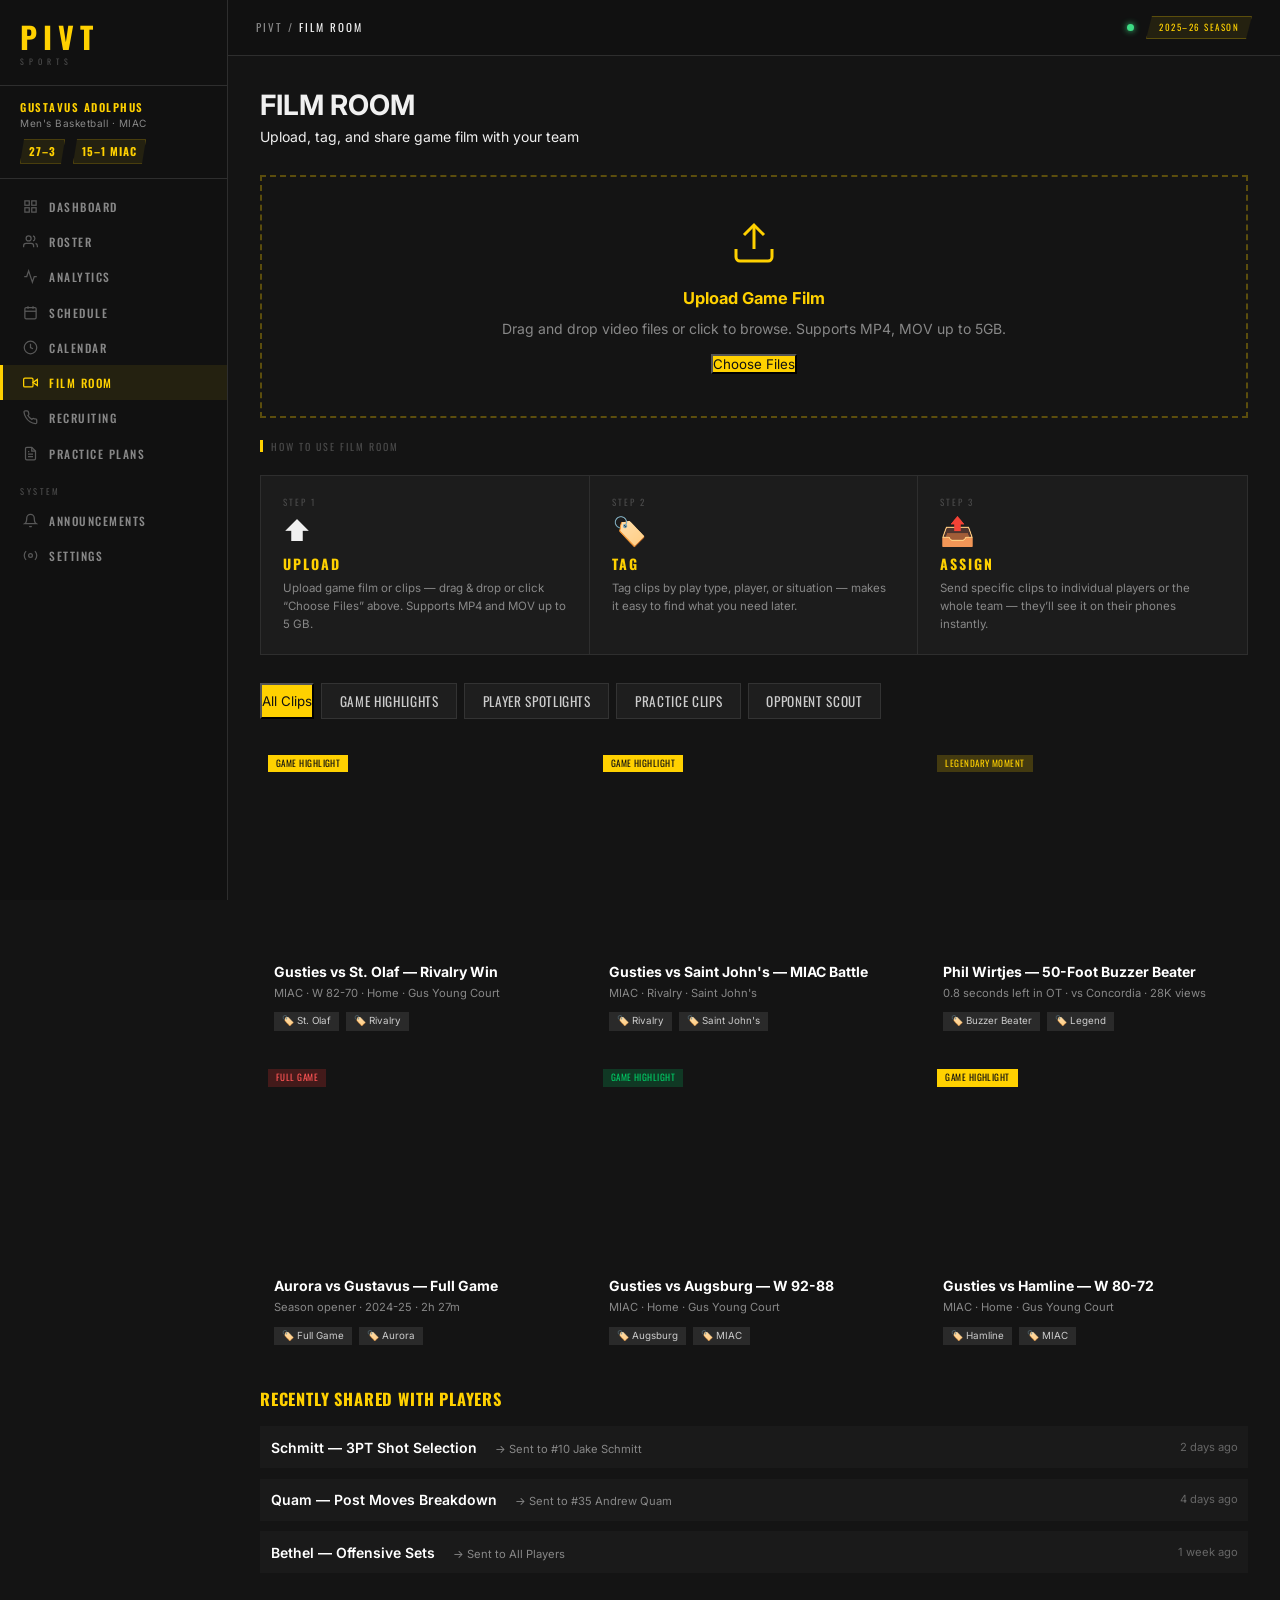
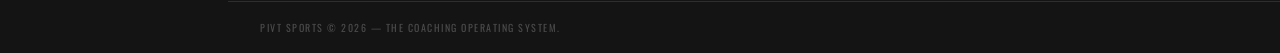
<file: film.html>
<!DOCTYPE html>
<html lang="en">
<head>
  <meta charset="UTF-8" />
  <meta name="viewport" content="width=device-width, initial-scale=1.0" />
  <title>Film Room — Pivt Sports | Gustavus Men's Basketball</title>
  <link rel="stylesheet" href="styles.css" />
</head>
<body>

<div class="sidebar-overlay" id="sidebar-overlay"></div>

<aside class="sidebar" id="sidebar">
  <div class="sidebar-logo">
    <div class="logo-pivt">PIVT</div>
    <div class="logo-sports">SPORTS</div>
  </div>
  <div class="sidebar-team">
    <div class="sidebar-team-name">Gustavus Adolphus</div>
    <div class="sidebar-team-sub">Men's Basketball · MIAC</div>
    <div class="sidebar-record">
      <div class="record-pill">27–3</div>
      <div class="record-pill">15–1 MIAC</div>
    </div>
  </div>
  <nav class="sidebar-nav">
    <a href="index.html" class="nav-item">
      <svg viewBox="0 0 24 24" fill="none" stroke="currentColor" stroke-width="2"><rect x="3" y="3" width="7" height="7"/><rect x="14" y="3" width="7" height="7"/><rect x="14" y="14" width="7" height="7"/><rect x="3" y="14" width="7" height="7"/></svg>
      Dashboard
    </a>
    <a href="roster.html" class="nav-item">
      <svg viewBox="0 0 24 24" fill="none" stroke="currentColor" stroke-width="2"><path d="M17 21v-2a4 4 0 0 0-4-4H5a4 4 0 0 0-4 4v2"/><circle cx="9" cy="7" r="4"/><path d="M23 21v-2a4 4 0 0 0-3-3.87"/><path d="M16 3.13a4 4 0 0 1 0 7.75"/></svg>
      Roster
    </a>
    <a href="stats.html" class="nav-item">
      <svg viewBox="0 0 24 24" fill="none" stroke="currentColor" stroke-width="2"><polyline points="22 12 18 12 15 21 9 3 6 12 2 12"/></svg>
      Analytics
    </a>
    <a href="schedule.html" class="nav-item">
      <svg viewBox="0 0 24 24" fill="none" stroke="currentColor" stroke-width="2"><rect x="3" y="4" width="18" height="18" rx="2" ry="2"/><line x1="16" y1="2" x2="16" y2="6"/><line x1="8" y1="2" x2="8" y2="6"/><line x1="3" y1="10" x2="21" y2="10"/></svg>
      Schedule
    </a>
    <a href="calendar.html" class="nav-item">
      <svg viewBox="0 0 24 24" fill="none" stroke="currentColor" stroke-width="2"><circle cx="12" cy="12" r="10"/><polyline points="12 6 12 12 16 14"/></svg>
      Calendar
    </a>
    <a href="film.html" class="nav-item active">
      <svg viewBox="0 0 24 24" fill="none" stroke="currentColor" stroke-width="2"><polygon points="23 7 16 12 23 17 23 7"/><rect x="1" y="5" width="15" height="14" rx="2" ry="2"/></svg>
      Film Room
    </a>
    <a href="recruiting.html" class="nav-item">
      <svg viewBox="0 0 24 24" fill="none" stroke="currentColor" stroke-width="2"><path d="M22 16.92v3a2 2 0 0 1-2.18 2 19.79 19.79 0 0 1-8.63-3.07A19.5 19.5 0 0 1 4.69 12 19.79 19.79 0 0 1 1.61 3.41 2 2 0 0 1 3.6 1.23h3a2 2 0 0 1 2 1.72c.127.96.361 1.903.7 2.81a2 2 0 0 1-.45 2.11L7.91 8.73a16 16 0 0 0 6.29 6.29l.87-.87a2 2 0 0 1 2.11-.45c.907.339 1.85.573 2.81.7A2 2 0 0 1 21.94 16.92z"/></svg>
      Recruiting
    </a>
    <a href="practice.html" class="nav-item">
      <svg viewBox="0 0 24 24" fill="none" stroke="currentColor" stroke-width="2"><path d="M14 2H6a2 2 0 0 0-2 2v16a2 2 0 0 0 2 2h12a2 2 0 0 0 2-2V8z"/><polyline points="14 2 14 8 20 8"/><line x1="16" y1="13" x2="8" y2="13"/><line x1="16" y1="17" x2="8" y2="17"/><polyline points="10 9 9 9 8 9"/></svg>
      Practice Plans
    </a>
    <div class="nav-group-label">System</div>
    <a href="announcements.html" class="nav-item">
      <svg viewBox="0 0 24 24" fill="none" stroke="currentColor" stroke-width="2"><path d="M18 8A6 6 0 0 0 6 8c0 7-3 9-3 9h18s-3-2-3-9"/><path d="M13.73 21a2 2 0 0 1-3.46 0"/></svg>
      Announcements
    </a>
    <a href="#" class="nav-item">
      <svg viewBox="0 0 24 24" fill="none" stroke="currentColor" stroke-width="2"><circle cx="12" cy="12" r="3"/><path d="M19.07 4.93a10 10 0 0 1 0 14.14M4.93 4.93a10 10 0 0 0 0 14.14"/></svg>
      Settings
    </a>
  </nav>
</aside>

<div class="main">
  <header class="topbar">
    <div class="topbar-left">
      <button class="hamburger" id="hamburger" aria-label="Menu">
        <svg width="20" height="20" viewBox="0 0 24 24" fill="none" stroke="currentColor" stroke-width="2"><line x1="3" y1="6" x2="21" y2="6"/><line x1="3" y1="12" x2="21" y2="12"/><line x1="3" y1="18" x2="21" y2="18"/></svg>
      </button>
      <div class="topbar-path">PIVT / <span>Film Room</span></div>
    </div>
    <div class="topbar-right">
      <div class="topbar-dot" title="Live"></div>
      <div class="topbar-tag">2025–26 Season</div>
    </div>
  </header>

  <div class="content">
    <div class="page-header">
      <h1>FILM ROOM</h1>
      <p class="page-sub">Upload, tag, and share game film with your team</p>
    </div>

    <!-- Upload Area -->
    <div class="section-card" style="border: 2px dashed rgba(255,209,0,0.3); text-align: center; padding: 3rem;">
      <svg width="48" height="48" viewBox="0 0 24 24" fill="none" stroke="#FFD100" stroke-width="1.5" style="margin-bottom: 1rem;">
        <path d="M21 15v4a2 2 0 0 1-2 2H5a2 2 0 0 1-2-2v-4"/>
        <polyline points="17 8 12 3 7 8"/>
        <line x1="12" y1="3" x2="12" y2="15"/>
      </svg>
      <h3 style="color: #FFD100; margin-bottom: 0.5rem;">Upload Game Film</h3>
      <p style="color: #888; margin-bottom: 1rem;">Drag and drop video files or click to browse. Supports MP4, MOV up to 5GB.</p>
      <button class="btn-gold" style="cursor: pointer;">Choose Files</button>
    </div>

    <!-- Workflow Steps -->
    <div style="margin-top: 1.5rem;">
      <div class="film-workflow-label">How to Use Film Room</div>
      <div class="film-workflow">
        <div class="film-step">
          <div class="film-step-num">Step 1</div>
          <div class="film-step-icon">⬆️</div>
          <div class="film-step-title">Upload</div>
          <div class="film-step-desc">Upload game film or clips &mdash; drag &amp; drop or click &ldquo;Choose Files&rdquo; above. Supports MP4 and MOV up to 5 GB.</div>
        </div>
        <div class="film-step">
          <div class="film-step-num">Step 2</div>
          <div class="film-step-icon">🏷️</div>
          <div class="film-step-title">Tag</div>
          <div class="film-step-desc">Tag clips by play type, player, or situation &mdash; makes it easy to find what you need later.</div>
        </div>
        <div class="film-step">
          <div class="film-step-num">Step 3</div>
          <div class="film-step-icon">📤</div>
          <div class="film-step-title">Assign</div>
          <div class="film-step-desc">Send specific clips to individual players or the whole team &mdash; they’ll see it on their phones instantly.</div>
        </div>
      </div>
    </div>

    <!-- Filter Tabs -->
    <div style="display: flex; gap: 0.5rem; margin: 2rem 0; flex-wrap: wrap;">
      <button class="btn-gold" style="cursor: pointer;">All Clips</button>
      <button style="background: #1e1e1e; color: #ccc; border: 1px solid #333; padding: 0.5rem 1.25rem; font-family: 'Oswald', sans-serif; text-transform: uppercase; letter-spacing: 0.05em; cursor: pointer;">Game Highlights</button>
      <button style="background: #1e1e1e; color: #ccc; border: 1px solid #333; padding: 0.5rem 1.25rem; font-family: 'Oswald', sans-serif; text-transform: uppercase; letter-spacing: 0.05em; cursor: pointer;">Player Spotlights</button>
      <button style="background: #1e1e1e; color: #ccc; border: 1px solid #333; padding: 0.5rem 1.25rem; font-family: 'Oswald', sans-serif; text-transform: uppercase; letter-spacing: 0.05em; cursor: pointer;">Practice Clips</button>
      <button style="background: #1e1e1e; color: #ccc; border: 1px solid #333; padding: 0.5rem 1.25rem; font-family: 'Oswald', sans-serif; text-transform: uppercase; letter-spacing: 0.05em; cursor: pointer;">Opponent Scout</button>
    </div>

    <!-- Film Grid -->
    <div class="grid-3">
      <!-- Game Highlight 1 — vs St. Olaf -->
      <div class="section-card" style="padding: 0; overflow: hidden;">
        <div style="position: relative;">
          <iframe width="100%" height="200" src="https://www.youtube.com/embed/yc-GOhyycIQ" frameborder="0" allow="accelerometer; autoplay; clipboard-write; encrypted-media; gyroscope; picture-in-picture" allowfullscreen style="display:block;"></iframe>
          <span style="position: absolute; top: 8px; left: 8px; background: #FFD100; color: #111; font-size: 0.65rem; padding: 2px 8px; font-family: 'Oswald', sans-serif; text-transform: uppercase; letter-spacing: 0.05em; z-index:2;">Game Highlight</span>
        </div>
        <div style="padding: 1rem;">
          <h4 style="color: #fff; margin-bottom: 0.25rem;">Gusties vs St. Olaf — Rivalry Win</h4>
          <p style="color: #888; font-size: 0.8rem;">MIAC · W 82-70 · Home · Gus Young Court</p>
          <div style="display: flex; gap: 0.5rem; margin-top: 0.75rem;">
            <span style="background: #2a2a2a; color: #ccc; font-size: 0.7rem; padding: 2px 8px;">🏷️ St. Olaf</span>
            <span style="background: #2a2a2a; color: #ccc; font-size: 0.7rem; padding: 2px 8px;">🏷️ Rivalry</span>
          </div>
        </div>
      </div>

      <!-- Game Highlight 2 — vs Saint John's -->
      <div class="section-card" style="padding: 0; overflow: hidden;">
        <div style="position: relative;">
          <iframe width="100%" height="200" src="https://www.youtube.com/embed/j0Q0ryTulGY" frameborder="0" allow="accelerometer; autoplay; clipboard-write; encrypted-media; gyroscope; picture-in-picture" allowfullscreen style="display:block;"></iframe>
          <span style="position: absolute; top: 8px; left: 8px; background: #FFD100; color: #111; font-size: 0.65rem; padding: 2px 8px; font-family: 'Oswald', sans-serif; text-transform: uppercase; letter-spacing: 0.05em; z-index:2;">Game Highlight</span>
        </div>
        <div style="padding: 1rem;">
          <h4 style="color: #fff; margin-bottom: 0.25rem;">Gusties vs Saint John's — MIAC Battle</h4>
          <p style="color: #888; font-size: 0.8rem;">MIAC · Rivalry · Saint John's</p>
          <div style="display: flex; gap: 0.5rem; margin-top: 0.75rem;">
            <span style="background: #2a2a2a; color: #ccc; font-size: 0.7rem; padding: 2px 8px;">🏷️ Rivalry</span>
            <span style="background: #2a2a2a; color: #ccc; font-size: 0.7rem; padding: 2px 8px;">🏷️ Saint John's</span>
          </div>
        </div>
      </div>

      <!-- Buzzer Beater -->
      <div class="section-card" style="padding: 0; overflow: hidden;">
        <div style="position: relative;">
          <iframe width="100%" height="200" src="https://www.youtube.com/embed/-_MUfQ5M8G4" frameborder="0" allow="accelerometer; autoplay; clipboard-write; encrypted-media; gyroscope; picture-in-picture" allowfullscreen style="display:block;"></iframe>
          <span style="position: absolute; top: 8px; left: 8px; background: rgba(255,209,0,0.2); color: #FFD100; font-size: 0.65rem; padding: 2px 8px; font-family: 'Oswald', sans-serif; text-transform: uppercase; letter-spacing: 0.05em; z-index:2;">Legendary Moment</span>
        </div>
        <div style="padding: 1rem;">
          <h4 style="color: #fff; margin-bottom: 0.25rem;">Phil Wirtjes — 50-Foot Buzzer Beater</h4>
          <p style="color: #888; font-size: 0.8rem;">0.8 seconds left in OT · vs Concordia · 28K views</p>
          <div style="display: flex; gap: 0.5rem; margin-top: 0.75rem;">
            <span style="background: #2a2a2a; color: #ccc; font-size: 0.7rem; padding: 2px 8px;">🏷️ Buzzer Beater</span>
            <span style="background: #2a2a2a; color: #ccc; font-size: 0.7rem; padding: 2px 8px;">🏷️ Legend</span>
          </div>
        </div>
      </div>

      <!-- Full Game — vs Aurora -->
      <div class="section-card" style="padding: 0; overflow: hidden;">
        <div style="position: relative;">
          <iframe width="100%" height="200" src="https://www.youtube.com/embed/OyrW5OSaZ0Y" frameborder="0" allow="accelerometer; autoplay; clipboard-write; encrypted-media; gyroscope; picture-in-picture" allowfullscreen style="display:block;"></iframe>
          <span style="position: absolute; top: 8px; left: 8px; background: rgba(255,50,50,0.2); color: #ff5555; font-size: 0.65rem; padding: 2px 8px; font-family: 'Oswald', sans-serif; text-transform: uppercase; letter-spacing: 0.05em; z-index:2;">Full Game</span>
        </div>
        <div style="padding: 1rem;">
          <h4 style="color: #fff; margin-bottom: 0.25rem;">Aurora vs Gustavus — Full Game</h4>
          <p style="color: #888; font-size: 0.8rem;">Season opener · 2024-25 · 2h 27m</p>
          <div style="display: flex; gap: 0.5rem; margin-top: 0.75rem;">
            <span style="background: #2a2a2a; color: #ccc; font-size: 0.7rem; padding: 2px 8px;">🏷️ Full Game</span>
            <span style="background: #2a2a2a; color: #ccc; font-size: 0.7rem; padding: 2px 8px;">🏷️ Aurora</span>
          </div>
        </div>
      </div>

      <!-- vs Augsburg -->
      <div class="section-card" style="padding: 0; overflow: hidden;">
        <div style="position: relative;">
          <iframe width="100%" height="200" src="https://www.youtube.com/embed/bUL5d6RJ-NI" frameborder="0" allow="accelerometer; autoplay; clipboard-write; encrypted-media; gyroscope; picture-in-picture" allowfullscreen style="display:block;"></iframe>
          <span style="position: absolute; top: 8px; left: 8px; background: rgba(0,200,100,0.2); color: #00c864; font-size: 0.65rem; padding: 2px 8px; font-family: 'Oswald', sans-serif; text-transform: uppercase; letter-spacing: 0.05em; z-index:2;">Game Highlight</span>
        </div>
        <div style="padding: 1rem;">
          <h4 style="color: #fff; margin-bottom: 0.25rem;">Gusties vs Augsburg — W 92-88</h4>
          <p style="color: #888; font-size: 0.8rem;">MIAC · Home · Gus Young Court</p>
          <div style="display: flex; gap: 0.5rem; margin-top: 0.75rem;">
            <span style="background: #2a2a2a; color: #ccc; font-size: 0.7rem; padding: 2px 8px;">🏷️ Augsburg</span>
            <span style="background: #2a2a2a; color: #ccc; font-size: 0.7rem; padding: 2px 8px;">🏷️ MIAC</span>
          </div>
        </div>
      </div>

      <!-- vs Hamline -->
      <div class="section-card" style="padding: 0; overflow: hidden;">
        <div style="position: relative;">
          <iframe width="100%" height="200" src="https://www.youtube.com/embed/Xmwp_dKFmgo" frameborder="0" allow="accelerometer; autoplay; clipboard-write; encrypted-media; gyroscope; picture-in-picture" allowfullscreen style="display:block;"></iframe>
          <span style="position: absolute; top: 8px; left: 8px; background: #FFD100; color: #111; font-size: 0.65rem; padding: 2px 8px; font-family: 'Oswald', sans-serif; text-transform: uppercase; letter-spacing: 0.05em; z-index:2;">Game Highlight</span>
        </div>
        <div style="padding: 1rem;">
          <h4 style="color: #fff; margin-bottom: 0.25rem;">Gusties vs Hamline — W 80-72</h4>
          <p style="color: #888; font-size: 0.8rem;">MIAC · Home · Gus Young Court</p>
          <div style="display: flex; gap: 0.5rem; margin-top: 0.75rem;">
            <span style="background: #2a2a2a; color: #ccc; font-size: 0.7rem; padding: 2px 8px;">🏷️ Hamline</span>
            <span style="background: #2a2a2a; color: #ccc; font-size: 0.7rem; padding: 2px 8px;">🏷️ MIAC</span>
          </div>
        </div>
      </div>
    </div>

    <!-- Shared With Players Section -->
    <div class="section-card" style="margin-top: 2rem;">
      <h3 style="color: #FFD100; margin-bottom: 1rem; font-family: 'Oswald', sans-serif; text-transform: uppercase; letter-spacing: 0.05em;">Recently Shared with Players</h3>
      <div style="display: flex; flex-direction: column; gap: 0.75rem;">
        <div style="display: flex; justify-content: space-between; align-items: center; padding: 0.75rem; background: #1a1a1a;">
          <div>
            <span style="color: #fff; font-weight: 600;">Schmitt — 3PT Shot Selection</span>
            <span style="color: #888; font-size: 0.8rem; margin-left: 1rem;">→ Sent to #10 Jake Schmitt</span>
          </div>
          <span style="color: #666; font-size: 0.8rem;">2 days ago</span>
        </div>
        <div style="display: flex; justify-content: space-between; align-items: center; padding: 0.75rem; background: #1a1a1a;">
          <div>
            <span style="color: #fff; font-weight: 600;">Quam — Post Moves Breakdown</span>
            <span style="color: #888; font-size: 0.8rem; margin-left: 1rem;">→ Sent to #35 Andrew Quam</span>
          </div>
          <span style="color: #666; font-size: 0.8rem;">4 days ago</span>
        </div>
        <div style="display: flex; justify-content: space-between; align-items: center; padding: 0.75rem; background: #1a1a1a;">
          <div>
            <span style="color: #fff; font-weight: 600;">Bethel — Offensive Sets</span>
            <span style="color: #888; font-size: 0.8rem; margin-left: 1rem;">→ Sent to All Players</span>
          </div>
          <span style="color: #666; font-size: 0.8rem;">1 week ago</span>
        </div>
      </div>
    </div>

  </div><!-- /.content -->

  <footer class="footer">Pivt Sports &copy; 2026 — The coaching operating system.</footer>
</div><!-- /.main -->

<script src="app.js"></script>
</body>
</html>
</file>
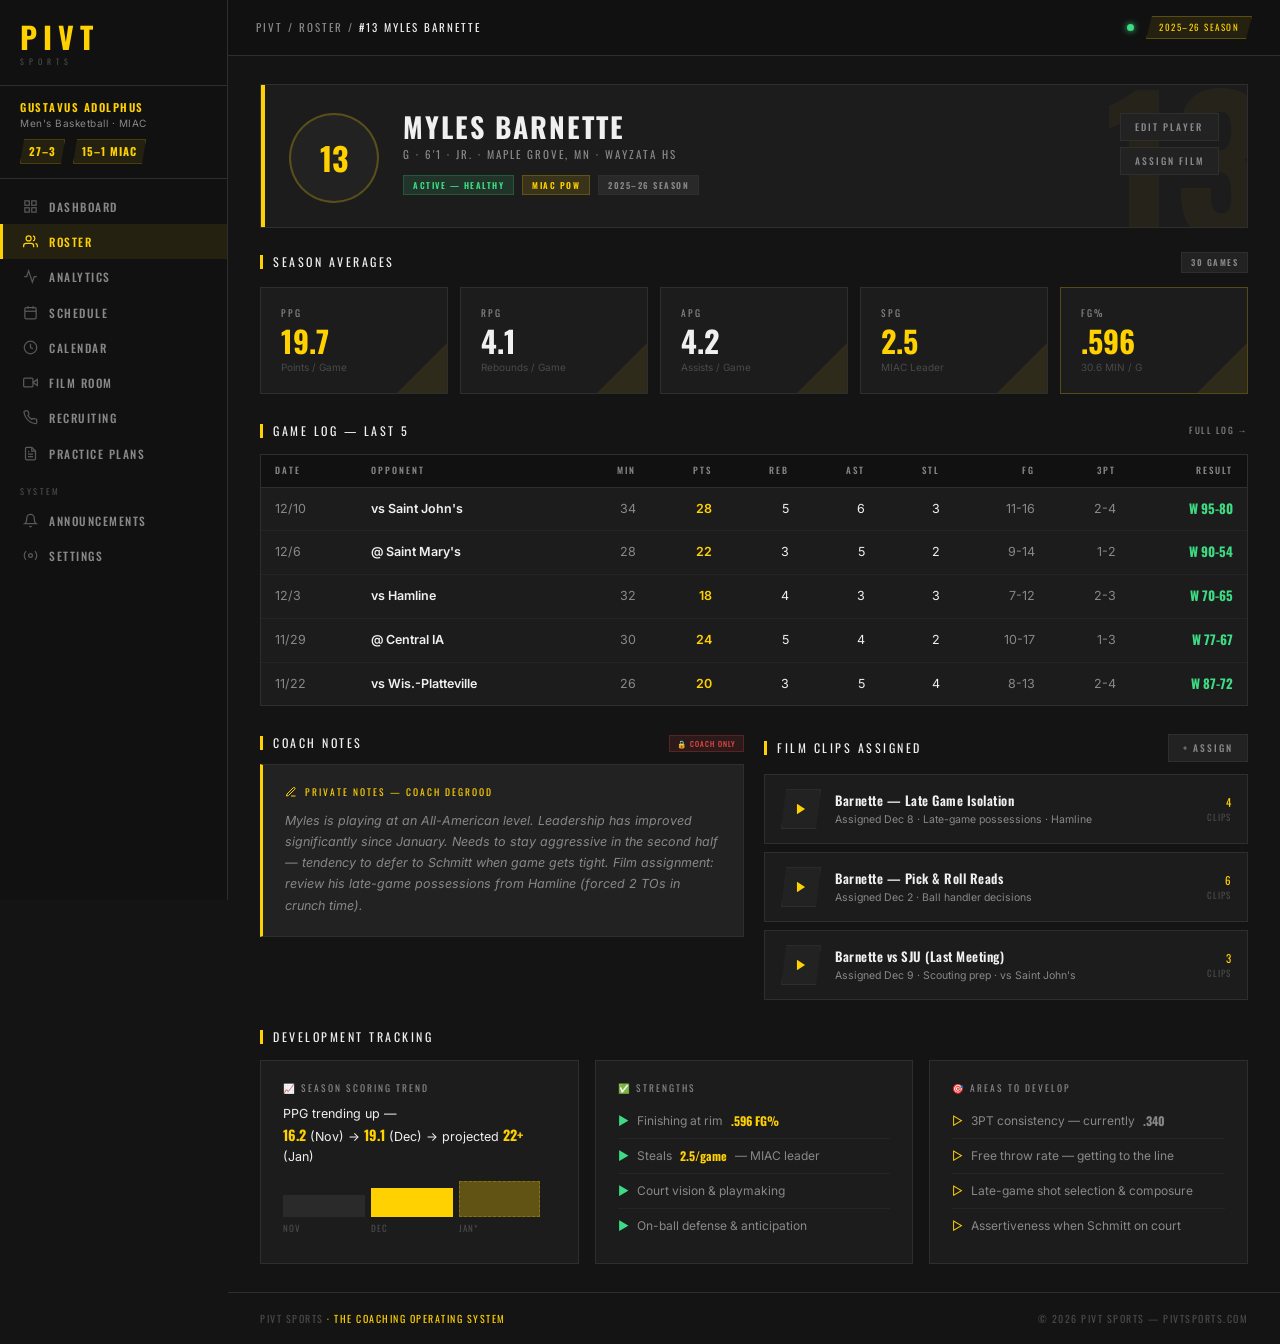
<file: player-barnette.html>
<!DOCTYPE html>
<html lang="en">
<head>
  <meta charset="UTF-8" />
  <meta name="viewport" content="width=device-width, initial-scale=1.0" />
  <title>#13 Myles Barnette — Pivt Sports | Gustavus Men's Basketball</title>
  <link rel="stylesheet" href="styles.css" />
  <style>
    /* ── Player Header ─────────────────────────────────────── */
    .player-hero {
      background: var(--surface);
      border: 1px solid var(--border);
      padding: 28px 28px 24px;
      margin-bottom: 24px;
      position: relative;
      overflow: hidden;
    }
    .player-hero::before {
      content: '';
      position: absolute;
      top: 0; left: 0;
      width: 4px; height: 100%;
      background: var(--gold);
    }
    .player-hero-bg {
      position: absolute;
      top: -20px; right: -20px;
      font-family: 'Oswald', sans-serif;
      font-size: 180px;
      font-weight: 700;
      color: var(--gold);
      opacity: 0.04;
      line-height: 1;
      pointer-events: none;
      user-select: none;
    }
    .player-hero-inner {
      display: flex;
      align-items: flex-start;
      gap: 24px;
      position: relative;
      z-index: 1;
    }
    .player-avatar {
      width: 90px;
      height: 90px;
      border-radius: 50%;
      background: var(--surface2);
      border: 2px solid var(--gold-border);
      display: flex;
      align-items: center;
      justify-content: center;
      flex-shrink: 0;
    }
    .player-avatar-num {
      font-family: 'Oswald', sans-serif;
      font-size: 32px;
      font-weight: 700;
      color: var(--gold);
    }
    .player-hero-info { flex: 1; }
    .player-hero-name {
      font-family: 'Oswald', sans-serif;
      font-size: 28px;
      font-weight: 700;
      letter-spacing: 2px;
      color: var(--text);
      text-transform: uppercase;
      line-height: 1;
      margin-bottom: 5px;
    }
    .player-hero-pos {
      font-family: 'Oswald', sans-serif;
      font-size: 11px;
      letter-spacing: 2px;
      color: var(--text-muted);
      text-transform: uppercase;
      margin-bottom: 12px;
    }
    .player-hero-tags {
      display: flex;
      gap: 8px;
      flex-wrap: wrap;
    }

    /* ── Coach Notes ────────────────────────────────────────── */
    .coach-notes-card {
      background: var(--surface2);
      border: 1px solid var(--border);
      border-left: 3px solid var(--gold);
      padding: 20px 22px;
      position: relative;
    }
    .coach-notes-label {
      display: flex;
      align-items: center;
      gap: 8px;
      font-family: 'Oswald', sans-serif;
      font-size: 9.5px;
      letter-spacing: 2px;
      text-transform: uppercase;
      color: var(--gold);
      margin-bottom: 10px;
    }
    .private-tag {
      font-family: 'Oswald', sans-serif;
      font-size: 7.5px;
      letter-spacing: 1px;
      text-transform: uppercase;
      padding: 2px 7px;
      background: rgba(255,77,77,0.1);
      border: 1px solid rgba(255,77,77,0.2);
      color: var(--danger);
    }
    .coach-notes-text {
      font-size: 12.5px;
      color: var(--text-muted);
      line-height: 1.7;
      font-style: italic;
    }

    /* ── Film Clips ─────────────────────────────────────────── */
    .clip-card {
      background: var(--surface);
      border: 1px solid var(--border);
      padding: 14px 16px;
      display: flex;
      align-items: center;
      gap: 14px;
      transition: border-color 0.15s;
      cursor: pointer;
    }
    .clip-card:hover { border-color: var(--gold-border); }
    .clip-icon {
      width: 40px; height: 40px;
      background: var(--surface2);
      border: 1px solid var(--border);
      display: flex; align-items: center; justify-content: center;
      color: var(--gold);
      flex-shrink: 0;
      clip-path: polygon(5px 0, 100% 0, calc(100% - 5px) 100%, 0 100%);
    }
    .clip-info { flex: 1; min-width: 0; }
    .clip-title {
      font-family: 'Oswald', sans-serif;
      font-size: 13px;
      font-weight: 600;
      letter-spacing: 0.5px;
      color: var(--text);
      white-space: nowrap;
      overflow: hidden;
      text-overflow: ellipsis;
    }
    .clip-meta {
      font-size: 10.5px;
      color: var(--text-muted);
      margin-top: 2px;
    }
    .clip-count {
      font-family: 'Oswald', sans-serif;
      font-size: 11px;
      color: var(--gold);
      text-align: right;
      white-space: nowrap;
    }
    .clip-count-label { font-size: 9px; color: var(--text-dim); letter-spacing: 1px; text-transform: uppercase; }

    /* ── Development Tracking ───────────────────────────────── */
    .trend-card {
      background: var(--surface);
      border: 1px solid var(--border);
      padding: 20px 22px;
    }
    .trend-label {
      font-family: 'Oswald', sans-serif;
      font-size: 9.5px;
      letter-spacing: 2px;
      text-transform: uppercase;
      color: var(--text-muted);
      margin-bottom: 8px;
    }
    .trend-value {
      font-size: 12.5px;
      color: var(--text);
      line-height: 1.6;
    }
    .trend-value strong { color: var(--gold); font-family: 'Oswald', sans-serif; font-size: 14px; }

    .dev-list { list-style: none; padding: 0; }
    .dev-list li {
      padding: 8px 0;
      border-bottom: 1px solid rgba(255,255,255,0.04);
      font-size: 12px;
      color: var(--text-muted);
      display: flex;
      align-items: flex-start;
      gap: 8px;
      line-height: 1.5;
    }
    .dev-list li:last-child { border-bottom: none; }
    .dev-bullet { flex-shrink: 0; }
    .dev-bullet.str { color: var(--success); }
    .dev-bullet.dev { color: var(--gold); }
  </style>
</head>
<body>

<!-- Overlay -->
<div class="sidebar-overlay" id="sidebar-overlay"></div>

<!-- ── Sidebar ────────────────────────────────────────────── -->
<aside class="sidebar" id="sidebar">
  <div class="sidebar-logo">
    <div class="logo-pivt">PIVT</div>
    <div class="logo-sports">SPORTS</div>
  </div>
  <div class="sidebar-team">
    <div class="sidebar-team-name">Gustavus Adolphus</div>
    <div class="sidebar-team-sub">Men's Basketball · MIAC</div>
    <div class="sidebar-record">
      <div class="record-pill">27–3</div>
      <div class="record-pill">15–1 MIAC</div>
    </div>
  </div>
  <nav class="sidebar-nav">
    <a href="index.html" class="nav-item">
      <svg viewBox="0 0 24 24" fill="none" stroke="currentColor" stroke-width="2"><rect x="3" y="3" width="7" height="7"/><rect x="14" y="3" width="7" height="7"/><rect x="14" y="14" width="7" height="7"/><rect x="3" y="14" width="7" height="7"/></svg>
      Dashboard
    </a>
    <a href="roster.html" class="nav-item active">
      <svg viewBox="0 0 24 24" fill="none" stroke="currentColor" stroke-width="2"><path d="M17 21v-2a4 4 0 0 0-4-4H5a4 4 0 0 0-4 4v2"/><circle cx="9" cy="7" r="4"/><path d="M23 21v-2a4 4 0 0 0-3-3.87"/><path d="M16 3.13a4 4 0 0 1 0 7.75"/></svg>
      Roster
    </a>
    <a href="stats.html" class="nav-item">
      <svg viewBox="0 0 24 24" fill="none" stroke="currentColor" stroke-width="2"><polyline points="22 12 18 12 15 21 9 3 6 12 2 12"/></svg>
      Analytics
    </a>
    <a href="schedule.html" class="nav-item">
      <svg viewBox="0 0 24 24" fill="none" stroke="currentColor" stroke-width="2"><rect x="3" y="4" width="18" height="18" rx="2" ry="2"/><line x1="16" y1="2" x2="16" y2="6"/><line x1="8" y1="2" x2="8" y2="6"/><line x1="3" y1="10" x2="21" y2="10"/></svg>
      Schedule
    </a>
    <a href="calendar.html" class="nav-item">
      <svg viewBox="0 0 24 24" fill="none" stroke="currentColor" stroke-width="2"><circle cx="12" cy="12" r="10"/><polyline points="12 6 12 12 16 14"/></svg>
      Calendar
    </a>
    <a href="film.html" class="nav-item">
      <svg viewBox="0 0 24 24" fill="none" stroke="currentColor" stroke-width="2"><polygon points="23 7 16 12 23 17 23 7"/><rect x="1" y="5" width="15" height="14" rx="2" ry="2"/></svg>
      Film Room
    </a>
    <a href="recruiting.html" class="nav-item">
      <svg viewBox="0 0 24 24" fill="none" stroke="currentColor" stroke-width="2"><path d="M22 16.92v3a2 2 0 0 1-2.18 2 19.79 19.79 0 0 1-8.63-3.07A19.5 19.5 0 0 1 4.69 12 19.79 19.79 0 0 1 1.61 3.41 2 2 0 0 1 3.6 1.23h3a2 2 0 0 1 2 1.72c.127.96.361 1.903.7 2.81a2 2 0 0 1-.45 2.11L7.91 8.73a16 16 0 0 0 6.29 6.29l.87-.87a2 2 0 0 1 2.11-.45c.907.339 1.85.573 2.81.7A2 2 0 0 1 21.94 16.92z"/></svg>
      Recruiting
    </a>
    <a href="practice.html" class="nav-item">
      <svg viewBox="0 0 24 24" fill="none" stroke="currentColor" stroke-width="2"><path d="M14 2H6a2 2 0 0 0-2 2v16a2 2 0 0 0 2 2h12a2 2 0 0 0 2-2V8z"/><polyline points="14 2 14 8 20 8"/><line x1="16" y1="13" x2="8" y2="13"/><line x1="16" y1="17" x2="8" y2="17"/><polyline points="10 9 9 9 8 9"/></svg>
      Practice Plans
    </a>
    <div class="nav-group-label">System</div>
    <a href="announcements.html" class="nav-item">
      <svg viewBox="0 0 24 24" fill="none" stroke="currentColor" stroke-width="2"><path d="M18 8A6 6 0 0 0 6 8c0 7-3 9-3 9h18s-3-2-3-9"/><path d="M13.73 21a2 2 0 0 1-3.46 0"/></svg>
      Announcements
    </a>
    <a href="#" class="nav-item">
      <svg viewBox="0 0 24 24" fill="none" stroke="currentColor" stroke-width="2"><circle cx="12" cy="12" r="3"/><path d="M19.07 4.93a10 10 0 0 1 0 14.14M4.93 4.93a10 10 0 0 0 0 14.14"/></svg>
      Settings
    </a>
  </nav>
</aside>

<!-- ── Main ──────────────────────────────────────────────── -->
<div class="main">

  <!-- Top Bar -->
  <header class="topbar">
    <div class="topbar-left">
      <button class="hamburger" id="hamburger" aria-label="Menu">
        <svg width="20" height="20" viewBox="0 0 24 24" fill="none" stroke="currentColor" stroke-width="2"><line x1="3" y1="6" x2="21" y2="6"/><line x1="3" y1="12" x2="21" y2="12"/><line x1="3" y1="18" x2="21" y2="18"/></svg>
      </button>
      <div class="topbar-path">PIVT / <a href="roster.html" style="color:var(--text-muted); transition:color 0.12s;" onmouseover="this.style.color='var(--text)'" onmouseout="this.style.color='var(--text-muted)'">Roster</a> / <span>#13 Myles Barnette</span></div>
    </div>
    <div class="topbar-right">
      <div class="topbar-dot" title="Live"></div>
      <div class="topbar-tag">2025–26 Season</div>
    </div>
  </header>

  <!-- Content -->
  <main class="content">

    <!-- Player Hero -->
    <div class="player-hero">
      <div class="player-hero-bg">13</div>
      <div class="player-hero-inner">
        <div class="player-avatar">
          <div class="player-avatar-num">13</div>
        </div>
        <div class="player-hero-info">
          <div class="player-hero-name">Myles Barnette</div>
          <div class="player-hero-pos">G · 6'1 · Jr. · Maple Grove, MN · Wayzata HS</div>
          <div class="player-hero-tags">
            <span class="badge badge-green">Active — Healthy</span>
            <span class="badge badge-gold">MIAC POW</span>
            <span class="badge badge-gray">2025–26 Season</span>
          </div>
        </div>
        <div style="text-align:right; display:flex; flex-direction:column; gap:6px;">
          <button class="btn btn-ghost btn-sm">Edit Player</button>
          <button class="btn btn-ghost btn-sm">Assign Film</button>
        </div>
      </div>
    </div>

    <!-- Season Avg Stat Cards -->
    <div class="section-header">
      <div class="section-title">Season Averages</div>
      <span class="badge badge-gray">30 Games</span>
    </div>
    <div class="grid-5" style="margin-bottom:28px; gap:12px;">
      <div class="stat-card">
        <div class="stat-label">PPG</div>
        <div class="stat-value">19.7</div>
        <div class="stat-sub">Points / Game</div>
      </div>
      <div class="stat-card">
        <div class="stat-label">RPG</div>
        <div class="stat-value neutral">4.1</div>
        <div class="stat-sub">Rebounds / Game</div>
      </div>
      <div class="stat-card">
        <div class="stat-label">APG</div>
        <div class="stat-value neutral">4.2</div>
        <div class="stat-sub">Assists / Game</div>
      </div>
      <div class="stat-card">
        <div class="stat-label">SPG</div>
        <div class="stat-value">2.5</div>
        <div class="stat-sub">MIAC Leader</div>
      </div>
      <div class="stat-card" style="border-color:var(--gold-border);">
        <div class="stat-label">FG%</div>
        <div class="stat-value">.596</div>
        <div class="stat-sub">30.6 MIN / G</div>
      </div>
    </div>

    <!-- Game Log -->
    <div class="section-header" style="margin-bottom:14px;">
      <div class="section-title">Game Log — Last 5</div>
      <a href="#" class="section-link">Full Log →</a>
    </div>
    <div class="card" style="padding:0; margin-bottom:28px;">
      <div class="table-wrap">
        <table class="data-table">
          <thead>
            <tr>
              <th>Date</th>
              <th>Opponent</th>
              <th style="text-align:right;">MIN</th>
              <th style="text-align:right;">PTS</th>
              <th style="text-align:right;">REB</th>
              <th style="text-align:right;">AST</th>
              <th style="text-align:right;">STL</th>
              <th style="text-align:right;">FG</th>
              <th style="text-align:right;">3PT</th>
              <th style="text-align:right;">Result</th>
            </tr>
          </thead>
          <tbody>
            <tr>
              <td class="muted">12/10</td>
              <td class="name">vs Saint John's</td>
              <td style="text-align:right;" class="muted">34</td>
              <td style="text-align:right;" class="gold">28</td>
              <td style="text-align:right;">5</td>
              <td style="text-align:right;">6</td>
              <td style="text-align:right;">3</td>
              <td style="text-align:right;" class="muted">11-16</td>
              <td style="text-align:right;" class="muted">2-4</td>
              <td style="text-align:right;"><span class="result-w">W 95-80</span></td>
            </tr>
            <tr>
              <td class="muted">12/6</td>
              <td class="name">@ Saint Mary's</td>
              <td style="text-align:right;" class="muted">28</td>
              <td style="text-align:right;" class="gold">22</td>
              <td style="text-align:right;">3</td>
              <td style="text-align:right;">5</td>
              <td style="text-align:right;">2</td>
              <td style="text-align:right;" class="muted">9-14</td>
              <td style="text-align:right;" class="muted">1-2</td>
              <td style="text-align:right;"><span class="result-w">W 90-54</span></td>
            </tr>
            <tr>
              <td class="muted">12/3</td>
              <td class="name">vs Hamline</td>
              <td style="text-align:right;" class="muted">32</td>
              <td style="text-align:right;" class="gold">18</td>
              <td style="text-align:right;">4</td>
              <td style="text-align:right;">3</td>
              <td style="text-align:right;">3</td>
              <td style="text-align:right;" class="muted">7-12</td>
              <td style="text-align:right;" class="muted">2-3</td>
              <td style="text-align:right;"><span class="result-w">W 70-65</span></td>
            </tr>
            <tr>
              <td class="muted">11/29</td>
              <td class="name">@ Central IA</td>
              <td style="text-align:right;" class="muted">30</td>
              <td style="text-align:right;" class="gold">24</td>
              <td style="text-align:right;">5</td>
              <td style="text-align:right;">4</td>
              <td style="text-align:right;">2</td>
              <td style="text-align:right;" class="muted">10-17</td>
              <td style="text-align:right;" class="muted">1-3</td>
              <td style="text-align:right;"><span class="result-w">W 77-67</span></td>
            </tr>
            <tr>
              <td class="muted">11/22</td>
              <td class="name">vs Wis.-Platteville</td>
              <td style="text-align:right;" class="muted">26</td>
              <td style="text-align:right;" class="gold">20</td>
              <td style="text-align:right;">3</td>
              <td style="text-align:right;">5</td>
              <td style="text-align:right;">4</td>
              <td style="text-align:right;" class="muted">8-13</td>
              <td style="text-align:right;" class="muted">2-4</td>
              <td style="text-align:right;"><span class="result-w">W 87-72</span></td>
            </tr>
          </tbody>
        </table>
      </div>
    </div>

    <!-- Two-column: Coach Notes + Film Clips -->
    <div class="grid-2" style="gap:20px; margin-bottom:28px;">

      <!-- Coach Notes -->
      <div>
        <div class="section-header" style="margin-bottom:12px;">
          <div class="section-title">Coach Notes</div>
          <span class="private-tag">🔒 Coach Only</span>
        </div>
        <div class="coach-notes-card">
          <div class="coach-notes-label">
            <svg width="12" height="12" viewBox="0 0 24 24" fill="none" stroke="currentColor" stroke-width="2"><path d="M12 20h9"/><path d="M16.5 3.5a2.121 2.121 0 0 1 3 3L7 19l-4 1 1-4L16.5 3.5z"/></svg>
            Private Notes — Coach DeGrood
          </div>
          <div class="coach-notes-text">
            Myles is playing at an All-American level. Leadership has improved significantly since January. Needs to stay aggressive in the second half — tendency to defer to Schmitt when game gets tight. Film assignment: review his late-game possessions from Hamline (forced 2 TOs in crunch time).
          </div>
        </div>
      </div>

      <!-- Film Clips Assigned -->
      <div>
        <div class="section-header" style="margin-bottom:12px;">
          <div class="section-title">Film Clips Assigned</div>
          <button class="btn btn-ghost btn-sm">+ Assign</button>
        </div>
        <div style="display:flex; flex-direction:column; gap:8px;">

          <div class="clip-card">
            <div class="clip-icon">
              <svg width="14" height="14" viewBox="0 0 24 24" fill="currentColor"><polygon points="5 3 19 12 5 21 5 3"/></svg>
            </div>
            <div class="clip-info">
              <div class="clip-title">Barnette — Late Game Isolation</div>
              <div class="clip-meta">Assigned Dec 8 · Late-game possessions · Hamline</div>
            </div>
            <div class="clip-count">
              <div>4</div>
              <div class="clip-count-label">Clips</div>
            </div>
          </div>

          <div class="clip-card">
            <div class="clip-icon">
              <svg width="14" height="14" viewBox="0 0 24 24" fill="currentColor"><polygon points="5 3 19 12 5 21 5 3"/></svg>
            </div>
            <div class="clip-info">
              <div class="clip-title">Barnette — Pick &amp; Roll Reads</div>
              <div class="clip-meta">Assigned Dec 2 · Ball handler decisions</div>
            </div>
            <div class="clip-count">
              <div>6</div>
              <div class="clip-count-label">Clips</div>
            </div>
          </div>

          <div class="clip-card">
            <div class="clip-icon">
              <svg width="14" height="14" viewBox="0 0 24 24" fill="currentColor"><polygon points="5 3 19 12 5 21 5 3"/></svg>
            </div>
            <div class="clip-info">
              <div class="clip-title">Barnette vs SJU (Last Meeting)</div>
              <div class="clip-meta">Assigned Dec 9 · Scouting prep · vs Saint John's</div>
            </div>
            <div class="clip-count">
              <div>3</div>
              <div class="clip-count-label">Clips</div>
            </div>
          </div>

        </div>
      </div>

    </div>

    <!-- Development Tracking -->
    <div class="section-header" style="margin-bottom:14px;">
      <div class="section-title">Development Tracking</div>
    </div>
    <div class="grid-3" style="gap:16px;">

      <!-- Season Trend -->
      <div class="trend-card">
        <div class="trend-label">📈 Season Scoring Trend</div>
        <div class="trend-value">
          PPG trending up —<br>
          <strong>16.2</strong> (Nov) → <strong>19.1</strong> (Dec) → projected <strong>22+</strong> (Jan)
        </div>
        <div style="margin-top:14px;">
          <div style="display:flex; gap:6px; align-items:flex-end; height:36px;">
            <div style="background:var(--surface3); width:30%; height:60%;"></div>
            <div style="background:var(--gold); width:30%; height:80%;"></div>
            <div style="background:rgba(255,209,0,0.3); width:30%; height:100%; border:1px dashed var(--gold-border);"></div>
          </div>
          <div style="display:flex; gap:6px; margin-top:5px; font-size:9px; color:var(--text-dim); font-family:'Oswald',sans-serif; letter-spacing:1px; text-transform:uppercase;">
            <div style="width:30%;">Nov</div>
            <div style="width:30%;">Dec</div>
            <div style="width:30%;">Jan*</div>
          </div>
        </div>
      </div>

      <!-- Strengths -->
      <div class="trend-card">
        <div class="trend-label">✅ Strengths</div>
        <ul class="dev-list">
          <li>
            <span class="dev-bullet str">▶</span>
            Finishing at rim <strong style="color:var(--gold); font-family:'Oswald',sans-serif;">.596 FG%</strong>
          </li>
          <li>
            <span class="dev-bullet str">▶</span>
            Steals <strong style="color:var(--gold); font-family:'Oswald',sans-serif;">2.5/game</strong> — MIAC leader
          </li>
          <li>
            <span class="dev-bullet str">▶</span>
            Court vision &amp; playmaking
          </li>
          <li>
            <span class="dev-bullet str">▶</span>
            On-ball defense &amp; anticipation
          </li>
        </ul>
      </div>

      <!-- Areas to Develop -->
      <div class="trend-card">
        <div class="trend-label">🎯 Areas to Develop</div>
        <ul class="dev-list">
          <li>
            <span class="dev-bullet dev">▷</span>
            3PT consistency — currently <strong style="color:var(--text-muted); font-family:'Oswald',sans-serif;">.340</strong>
          </li>
          <li>
            <span class="dev-bullet dev">▷</span>
            Free throw rate — getting to the line
          </li>
          <li>
            <span class="dev-bullet dev">▷</span>
            Late-game shot selection &amp; composure
          </li>
          <li>
            <span class="dev-bullet dev">▷</span>
            Assertiveness when Schmitt on court
          </li>
        </ul>
      </div>

    </div>

  </main>

  <!-- Footer -->
  <footer class="footer">
    <div>Pivt Sports <span class="footer-brand">· The Coaching Operating System</span></div>
    <div>© 2026 Pivt Sports — pivtsports.com</div>
  </footer>

</div>

<script src="app.js"></script>
</body>
</html>
</file>
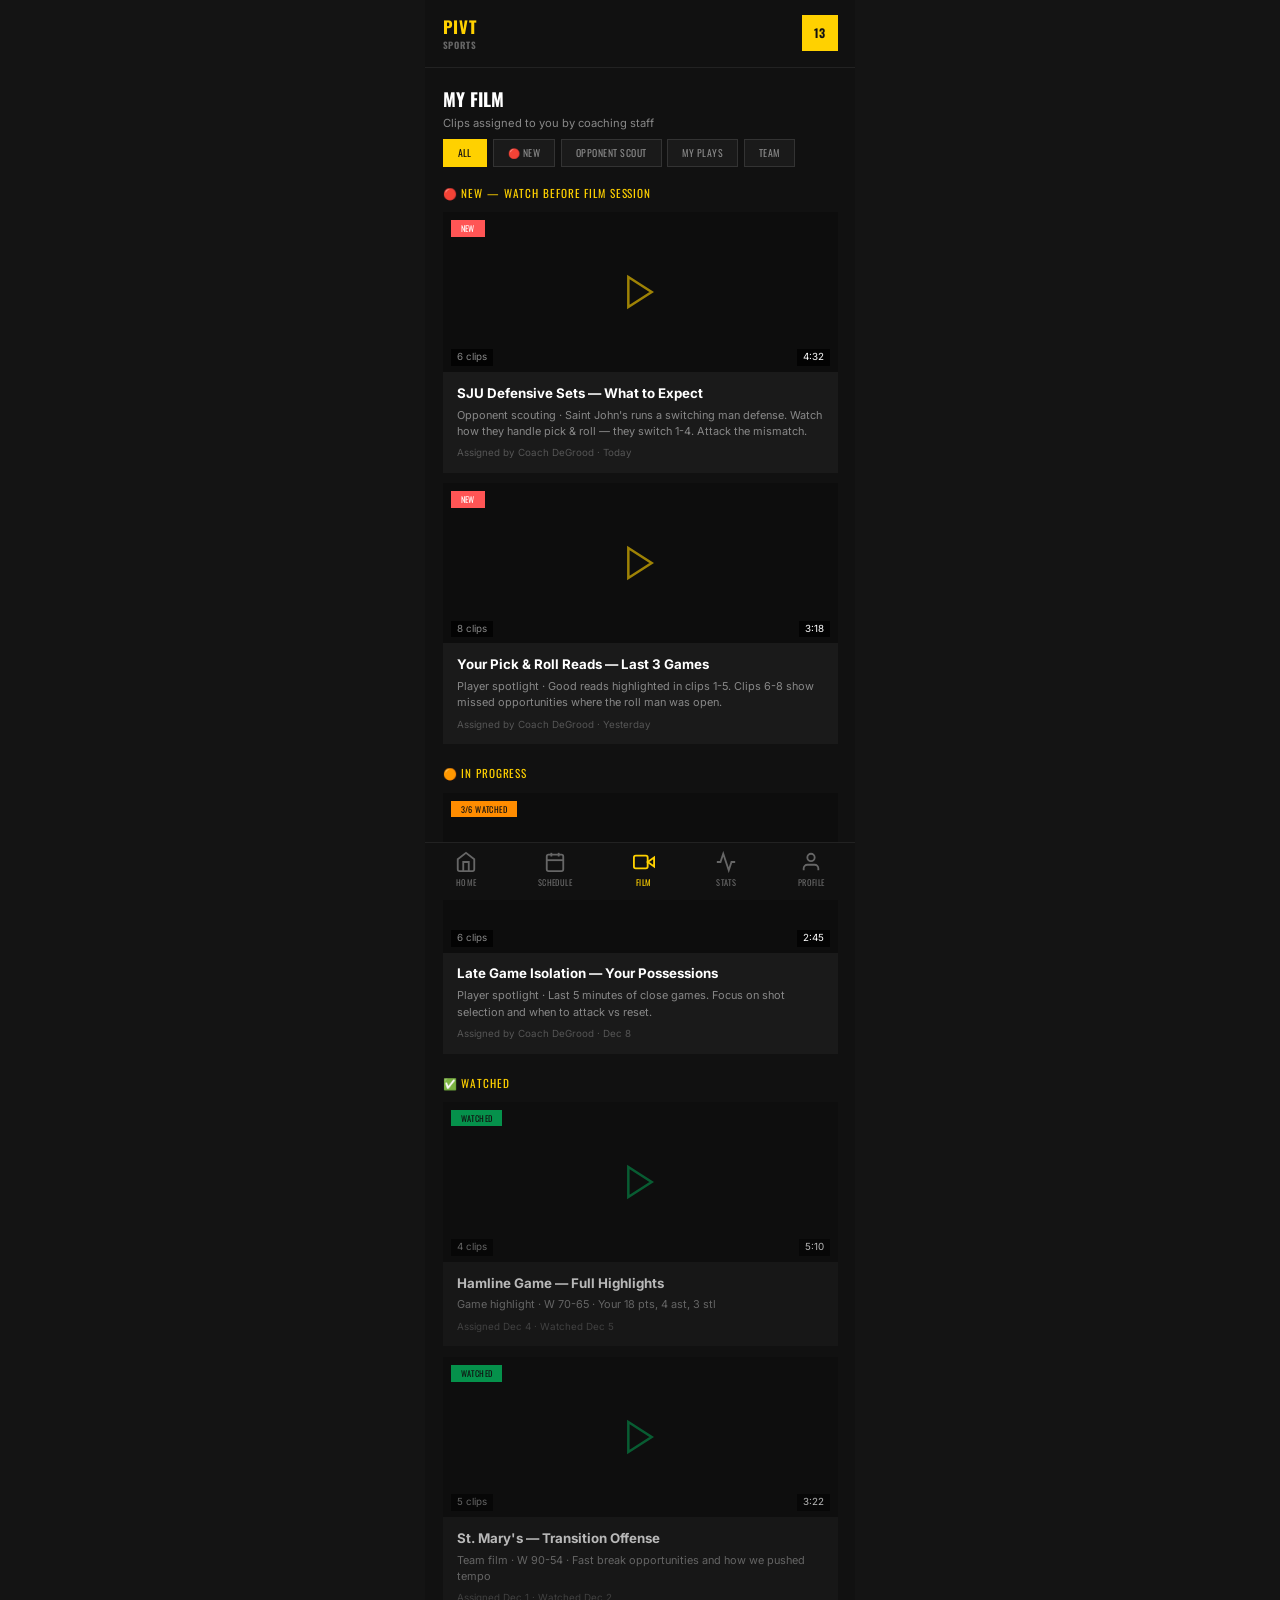
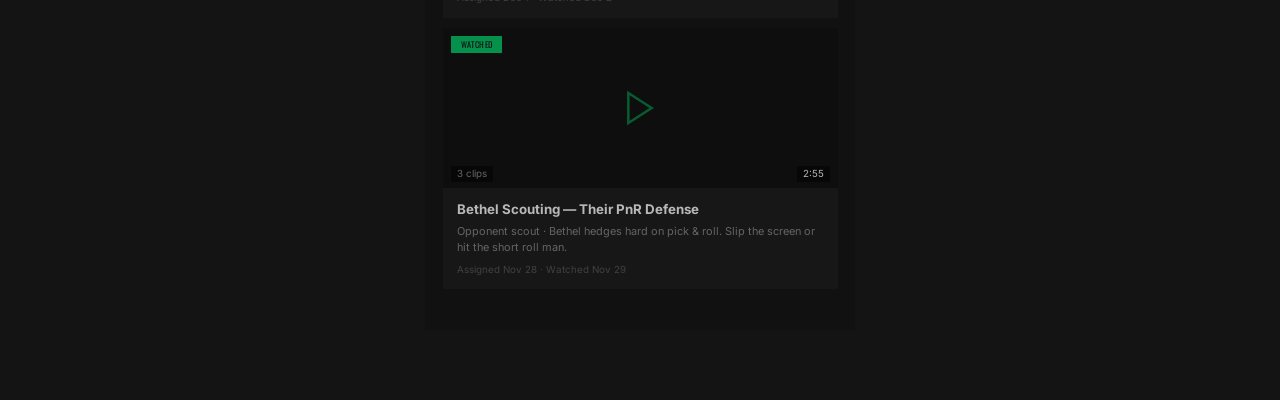
<file: player-film.html>
<!DOCTYPE html>
<html lang="en">
<head>
  <meta charset="UTF-8" />
  <meta name="viewport" content="width=device-width, initial-scale=1.0" />
  <title>My Film — Pivt Sports</title>
  <link rel="stylesheet" href="styles.css" />
  <style>
    .player-shell { max-width: 430px; margin: 0 auto; min-height: 100vh; background: #111; }
    .player-topbar { display: flex; justify-content: space-between; align-items: center; padding: 1rem 1.25rem; background: #111; border-bottom: 1px solid #222; position: sticky; top: 0; z-index: 10; }
    .player-logo { font-family: 'Oswald', sans-serif; color: #FFD100; font-size: 1.2rem; font-weight: 700; letter-spacing: 0.05em; }
    .player-logo span { color: #666; font-size: 0.65rem; display: block; letter-spacing: 0.1em; }
    .player-avatar { width: 36px; height: 36px; background: #FFD100; color: #111; display: flex; align-items: center; justify-content: center; font-family: 'Oswald', sans-serif; font-weight: 700; font-size: 0.85rem; }

    .player-section { padding: 0 1.25rem; margin-bottom: 1.5rem; }
    .player-section-title { color: #FFD100; font-family: 'Oswald', sans-serif; text-transform: uppercase; letter-spacing: 0.08em; font-size: 0.8rem; margin-bottom: 0.75rem; display: flex; justify-content: space-between; align-items: center; }

    .p-film-card { background: #1a1a1a; margin-bottom: 0.75rem; overflow: hidden; }
    .p-film-thumb { height: 160px; background: #0d0d0d; display: flex; align-items: center; justify-content: center; position: relative; }
    .p-film-thumb svg { opacity: 0.6; }
    .p-film-badge { position: absolute; top: 8px; left: 8px; font-size: 0.6rem; padding: 2px 10px; font-family: 'Oswald', sans-serif; text-transform: uppercase; letter-spacing: 0.05em; }
    .p-film-badge.new { background: #ff5555; color: #fff; }
    .p-film-badge.watched { background: #00c864; color: #111; }
    .p-film-badge.in-progress { background: #ff8c00; color: #111; }
    .p-film-dur { position: absolute; bottom: 6px; right: 8px; background: rgba(0,0,0,0.8); color: #fff; font-size: 0.7rem; padding: 1px 6px; }
    .p-film-clips { position: absolute; bottom: 6px; left: 8px; background: rgba(0,0,0,0.8); color: #888; font-size: 0.7rem; padding: 1px 6px; }
    .p-film-info { padding: 0.85rem 1rem; }
    .p-film-info h4 { color: #fff; font-size: 0.95rem; margin: 0 0 0.2rem; }
    .p-film-info p { color: #888; font-size: 0.78rem; margin: 0 0 0.5rem; }
    .p-film-info .assigned { color: #555; font-size: 0.7rem; }

    .filter-tabs { display: flex; gap: 0.4rem; padding: 0 1.25rem; margin-bottom: 1.25rem; overflow-x: auto; }
    .filter-tab { background: #1a1a1a; color: #888; border: 1px solid #333; padding: 0.4rem 1rem; font-family: 'Oswald', sans-serif; text-transform: uppercase; letter-spacing: 0.05em; font-size: 0.7rem; cursor: pointer; white-space: nowrap; }
    .filter-tab.active { background: #FFD100; color: #111; border-color: #FFD100; }

    .p-bottom-nav { position: fixed; bottom: 0; left: 50%; transform: translateX(-50%); width: 100%; max-width: 430px; background: #111; border-top: 1px solid #222; display: flex; justify-content: space-around; padding: 0.6rem 0 0.8rem; z-index: 20; }
    .p-nav-item { display: flex; flex-direction: column; align-items: center; gap: 0.2rem; text-decoration: none; color: #666; font-size: 0.6rem; font-family: 'Oswald', sans-serif; text-transform: uppercase; letter-spacing: 0.05em; }
    .p-nav-item.active { color: #FFD100; }
    .p-nav-item svg { width: 22px; height: 22px; }

    .sidebar, .topbar, .sidebar-overlay { display: none !important; }
    .main { margin-left: 0 !important; }
    body { padding-bottom: 70px; }
  </style>
</head>
<body>

<div class="player-shell">

  <div class="player-topbar">
    <div class="player-logo">
      PIVT
      <span>SPORTS</span>
    </div>
    <div style="display: flex; align-items: center; gap: 0.75rem;">
      <div class="player-avatar">13</div>
    </div>
  </div>

  <!-- Page Title -->
  <div style="padding: 1.25rem 1.25rem 0.5rem;">
    <h2 style="color: #fff; font-family: 'Oswald', sans-serif; font-size: 1.3rem; margin: 0;">MY FILM</h2>
    <p style="color: #888; font-size: 0.8rem; margin: 0.2rem 0 0;">Clips assigned to you by coaching staff</p>
  </div>

  <!-- Filter Tabs -->
  <div class="filter-tabs">
    <div class="filter-tab active">All</div>
    <div class="filter-tab">🔴 New</div>
    <div class="filter-tab">Opponent Scout</div>
    <div class="filter-tab">My Plays</div>
    <div class="filter-tab">Team</div>
  </div>

  <!-- New / Unwatched -->
  <div class="player-section">
    <div class="player-section-title">🔴 New — Watch Before Film Session</div>

    <div class="p-film-card">
      <div class="p-film-thumb">
        <svg width="40" height="40" viewBox="0 0 24 24" fill="none" stroke="#FFD100" stroke-width="1.5"><polygon points="5 3 19 12 5 21 5 3"/></svg>
        <div class="p-film-badge new">New</div>
        <div class="p-film-dur">4:32</div>
        <div class="p-film-clips">6 clips</div>
      </div>
      <div class="p-film-info">
        <h4>SJU Defensive Sets — What to Expect</h4>
        <p>Opponent scouting · Saint John's runs a switching man defense. Watch how they handle pick & roll — they switch 1-4. Attack the mismatch.</p>
        <div class="assigned">Assigned by Coach DeGrood · Today</div>
      </div>
    </div>

    <div class="p-film-card">
      <div class="p-film-thumb">
        <svg width="40" height="40" viewBox="0 0 24 24" fill="none" stroke="#FFD100" stroke-width="1.5"><polygon points="5 3 19 12 5 21 5 3"/></svg>
        <div class="p-film-badge new">New</div>
        <div class="p-film-dur">3:18</div>
        <div class="p-film-clips">8 clips</div>
      </div>
      <div class="p-film-info">
        <h4>Your Pick & Roll Reads — Last 3 Games</h4>
        <p>Player spotlight · Good reads highlighted in clips 1-5. Clips 6-8 show missed opportunities where the roll man was open.</p>
        <div class="assigned">Assigned by Coach DeGrood · Yesterday</div>
      </div>
    </div>
  </div>

  <!-- In Progress -->
  <div class="player-section">
    <div class="player-section-title">🟠 In Progress</div>

    <div class="p-film-card">
      <div class="p-film-thumb">
        <svg width="40" height="40" viewBox="0 0 24 24" fill="none" stroke="#FFD100" stroke-width="1.5"><polygon points="5 3 19 12 5 21 5 3"/></svg>
        <div class="p-film-badge in-progress">3/6 watched</div>
        <div class="p-film-dur">2:45</div>
        <div class="p-film-clips">6 clips</div>
      </div>
      <div class="p-film-info">
        <h4>Late Game Isolation — Your Possessions</h4>
        <p>Player spotlight · Last 5 minutes of close games. Focus on shot selection and when to attack vs reset.</p>
        <div class="assigned">Assigned by Coach DeGrood · Dec 8</div>
      </div>
    </div>
  </div>

  <!-- Watched -->
  <div class="player-section">
    <div class="player-section-title">✅ Watched</div>

    <div class="p-film-card" style="opacity: 0.7;">
      <div class="p-film-thumb">
        <svg width="40" height="40" viewBox="0 0 24 24" fill="none" stroke="#00c864" stroke-width="1.5"><polygon points="5 3 19 12 5 21 5 3"/></svg>
        <div class="p-film-badge watched">Watched</div>
        <div class="p-film-dur">5:10</div>
        <div class="p-film-clips">4 clips</div>
      </div>
      <div class="p-film-info">
        <h4>Hamline Game — Full Highlights</h4>
        <p>Game highlight · W 70-65 · Your 18 pts, 4 ast, 3 stl</p>
        <div class="assigned">Assigned Dec 4 · Watched Dec 5</div>
      </div>
    </div>

    <div class="p-film-card" style="opacity: 0.7;">
      <div class="p-film-thumb">
        <svg width="40" height="40" viewBox="0 0 24 24" fill="none" stroke="#00c864" stroke-width="1.5"><polygon points="5 3 19 12 5 21 5 3"/></svg>
        <div class="p-film-badge watched">Watched</div>
        <div class="p-film-dur">3:22</div>
        <div class="p-film-clips">5 clips</div>
      </div>
      <div class="p-film-info">
        <h4>St. Mary's — Transition Offense</h4>
        <p>Team film · W 90-54 · Fast break opportunities and how we pushed tempo</p>
        <div class="assigned">Assigned Dec 1 · Watched Dec 2</div>
      </div>
    </div>

    <div class="p-film-card" style="opacity: 0.7;">
      <div class="p-film-thumb">
        <svg width="40" height="40" viewBox="0 0 24 24" fill="none" stroke="#00c864" stroke-width="1.5"><polygon points="5 3 19 12 5 21 5 3"/></svg>
        <div class="p-film-badge watched">Watched</div>
        <div class="p-film-dur">2:55</div>
        <div class="p-film-clips">3 clips</div>
      </div>
      <div class="p-film-info">
        <h4>Bethel Scouting — Their PnR Defense</h4>
        <p>Opponent scout · Bethel hedges hard on pick & roll. Slip the screen or hit the short roll man.</p>
        <div class="assigned">Assigned Nov 28 · Watched Nov 29</div>
      </div>
    </div>
  </div>

  <div style="height: 20px;"></div>

  <!-- Bottom Navigation -->
  <nav class="p-bottom-nav">
    <a href="player-home.html" class="p-nav-item">
      <svg viewBox="0 0 24 24" fill="none" stroke="currentColor" stroke-width="2"><path d="M3 9l9-7 9 7v11a2 2 0 0 1-2 2H5a2 2 0 0 1-2-2z"/><polyline points="9 22 9 12 15 12 15 22"/></svg>
      Home
    </a>
    <a href="player-schedule.html" class="p-nav-item">
      <svg viewBox="0 0 24 24" fill="none" stroke="currentColor" stroke-width="2"><rect x="3" y="4" width="18" height="18" rx="2" ry="2"/><line x1="16" y1="2" x2="16" y2="6"/><line x1="8" y1="2" x2="8" y2="6"/><line x1="3" y1="10" x2="21" y2="10"/></svg>
      Schedule
    </a>
    <a href="player-film.html" class="p-nav-item active">
      <svg viewBox="0 0 24 24" fill="none" stroke="currentColor" stroke-width="2"><polygon points="23 7 16 12 23 17 23 7"/><rect x="1" y="5" width="15" height="14" rx="2" ry="2"/></svg>
      Film
    </a>
    <a href="player-stats.html" class="p-nav-item">
      <svg viewBox="0 0 24 24" fill="none" stroke="currentColor" stroke-width="2"><polyline points="22 12 18 12 15 21 9 3 6 12 2 12"/></svg>
      Stats
    </a>
    <a href="player-profile.html" class="p-nav-item">
      <svg viewBox="0 0 24 24" fill="none" stroke="currentColor" stroke-width="2"><path d="M20 21v-2a4 4 0 0 0-4-4H8a4 4 0 0 0-4 4v2"/><circle cx="12" cy="7" r="4"/></svg>
      Profile
    </a>
  </nav>

</div>

</body>
</html>
</file>
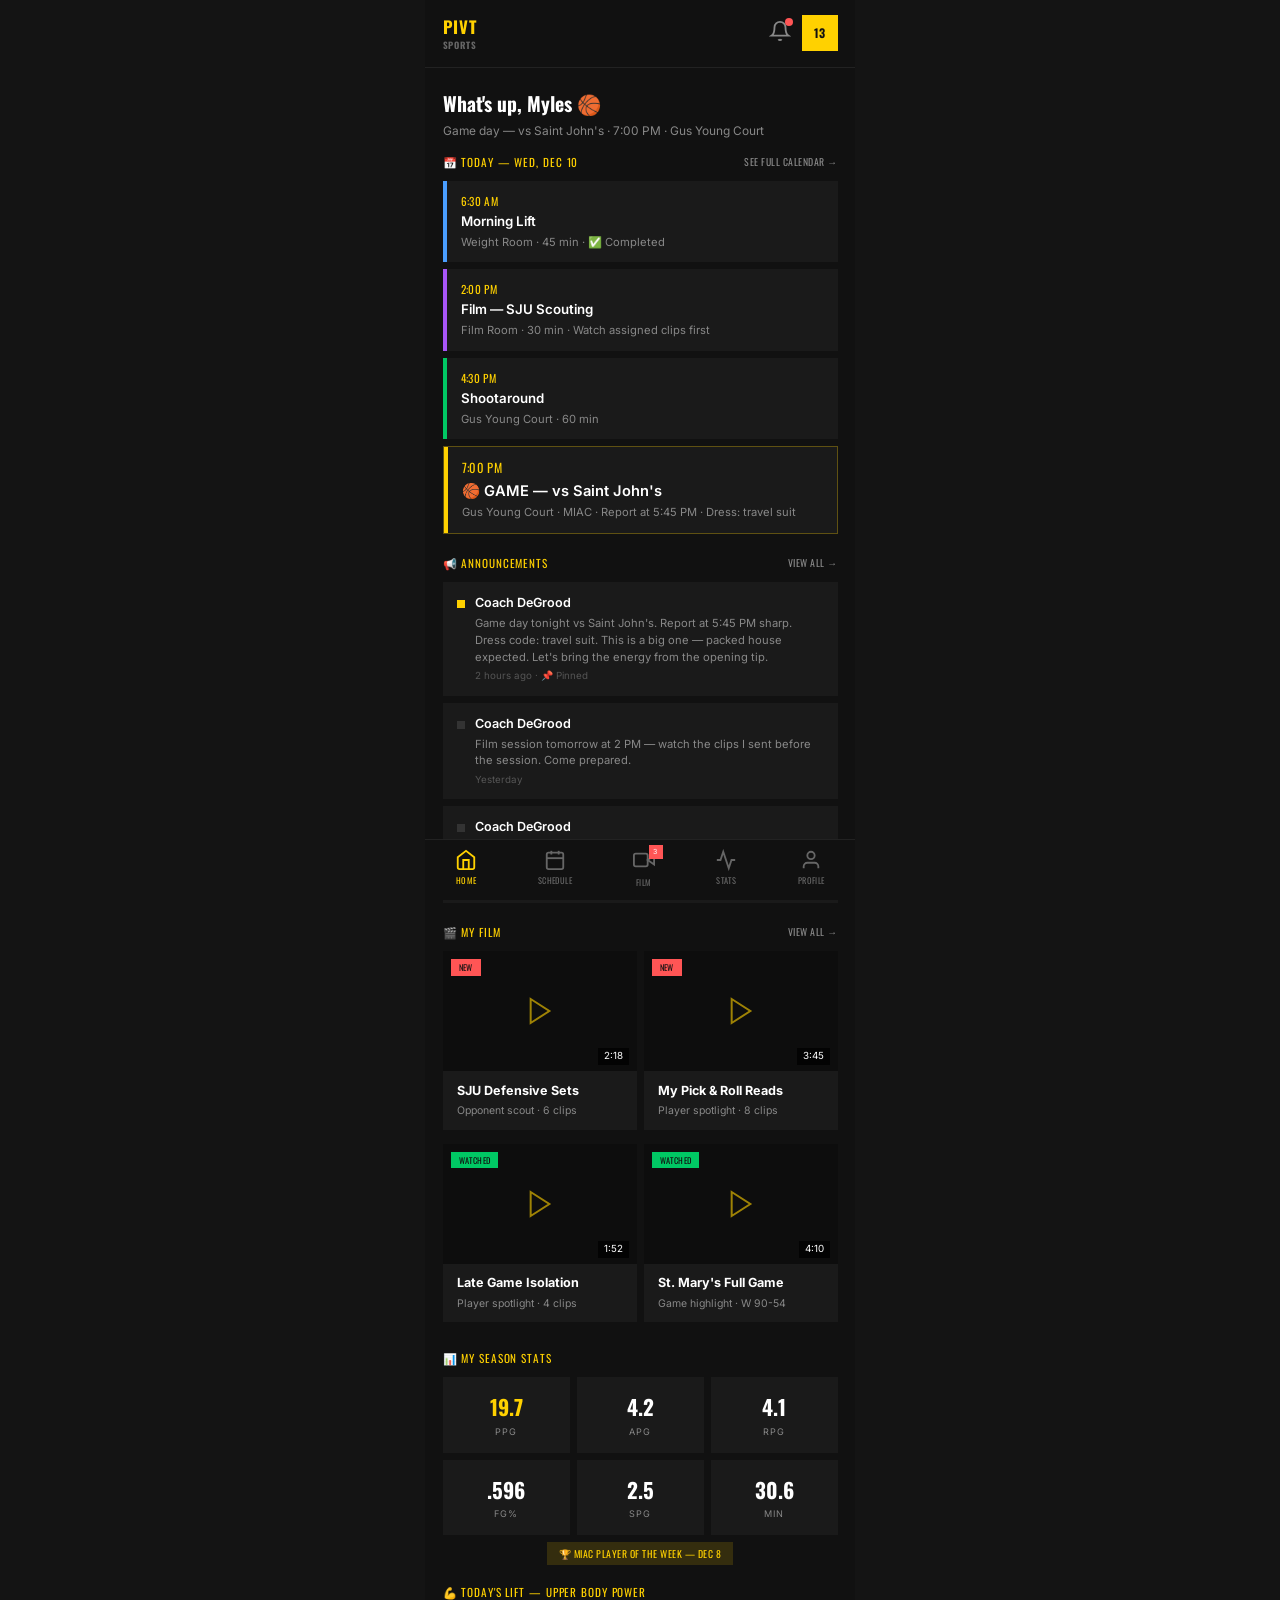
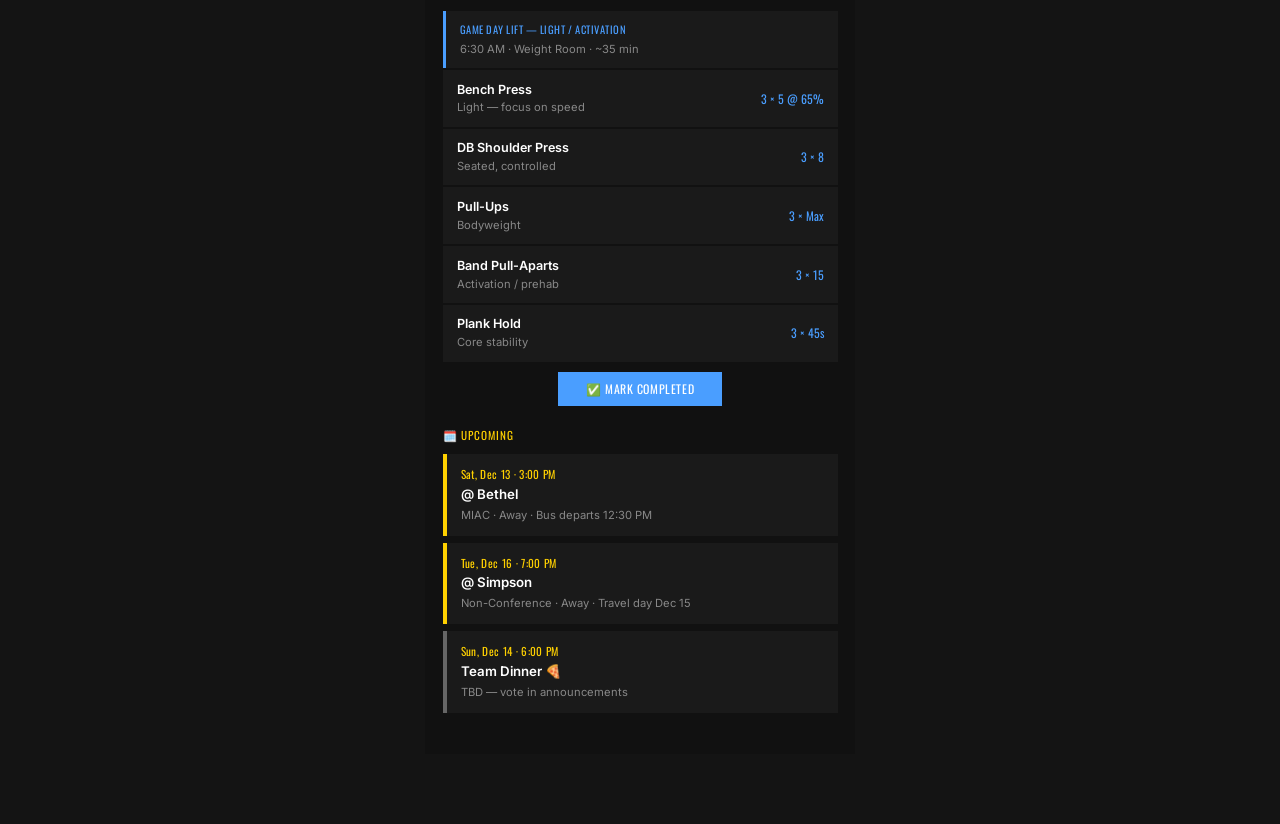
<file: player-home.html>
<!DOCTYPE html>
<html lang="en">
<head>
  <meta charset="UTF-8" />
  <meta name="viewport" content="width=device-width, initial-scale=1.0" />
  <title>Pivt — Myles Barnette | Gustavus Men's Basketball</title>
  <link rel="stylesheet" href="styles.css" />
  <style>
    /* Player View overrides — mobile-first, app-like */
    .player-shell { max-width: 430px; margin: 0 auto; min-height: 100vh; background: #111; }
    .player-topbar { display: flex; justify-content: space-between; align-items: center; padding: 1rem 1.25rem; background: #111; border-bottom: 1px solid #222; position: sticky; top: 0; z-index: 10; }
    .player-logo { font-family: 'Oswald', sans-serif; color: #FFD100; font-size: 1.2rem; font-weight: 700; letter-spacing: 0.05em; }
    .player-logo span { color: #666; font-size: 0.65rem; display: block; letter-spacing: 0.1em; }
    .player-avatar { width: 36px; height: 36px; background: #FFD100; color: #111; display: flex; align-items: center; justify-content: center; font-family: 'Oswald', sans-serif; font-weight: 700; font-size: 0.85rem; }
    .player-welcome { padding: 1.5rem 1.25rem 1rem; }
    .player-welcome h2 { color: #fff; font-family: 'Oswald', sans-serif; font-size: 1.4rem; margin: 0 0 0.25rem; }
    .player-welcome p { color: #888; font-size: 0.85rem; margin: 0; }

    .player-section { padding: 0 1.25rem; margin-bottom: 1.5rem; }
    .player-section-title { color: #FFD100; font-family: 'Oswald', sans-serif; text-transform: uppercase; letter-spacing: 0.08em; font-size: 0.8rem; margin-bottom: 0.75rem; display: flex; justify-content: space-between; align-items: center; }
    .player-section-title a { color: #888; font-size: 0.7rem; text-decoration: none; text-transform: uppercase; letter-spacing: 0.05em; }

    .p-card { background: #1a1a1a; margin-bottom: 0.5rem; overflow: hidden; }
    .p-card-event { display: flex; align-items: stretch; }
    .p-card-stripe { width: 4px; flex-shrink: 0; }
    .p-card-stripe.game { background: #FFD100; }
    .p-card-stripe.practice { background: #00c864; }
    .p-card-stripe.lift { background: #4a9eff; }
    .p-card-stripe.conditioning { background: #ff8c00; }
    .p-card-stripe.film-session { background: #a855f7; }
    .p-card-stripe.team { background: #666; }
    .p-card-body { padding: 0.85rem 1rem; flex: 1; }
    .p-card-time { color: #FFD100; font-family: 'Oswald', sans-serif; font-size: 0.8rem; letter-spacing: 0.03em; }
    .p-card-title { color: #fff; font-weight: 600; font-size: 0.95rem; margin: 0.15rem 0; }
    .p-card-sub { color: #888; font-size: 0.8rem; }

    .p-notif { background: #1a1a1a; padding: 0.85rem 1rem; margin-bottom: 0.5rem; display: flex; gap: 0.75rem; align-items: flex-start; }
    .p-notif-dot { width: 8px; height: 8px; background: #FFD100; flex-shrink: 0; margin-top: 6px; }
    .p-notif-dot.read { background: #333; }
    .p-notif-text { flex: 1; }
    .p-notif-title { color: #fff; font-size: 0.9rem; font-weight: 600; }
    .p-notif-body { color: #888; font-size: 0.8rem; margin-top: 0.15rem; }
    .p-notif-time { color: #555; font-size: 0.7rem; margin-top: 0.25rem; }

    .p-film-card { background: #1a1a1a; padding: 0; margin-bottom: 0.5rem; overflow: hidden; }
    .p-film-thumb { height: 120px; background: #0d0d0d; display: flex; align-items: center; justify-content: center; position: relative; }
    .p-film-thumb svg { opacity: 0.6; }
    .p-film-badge { position: absolute; top: 8px; left: 8px; background: #FFD100; color: #111; font-size: 0.6rem; padding: 2px 8px; font-family: 'Oswald', sans-serif; text-transform: uppercase; letter-spacing: 0.05em; }
    .p-film-badge.watched { background: #00c864; }
    .p-film-badge.new { background: #ff5555; }
    .p-film-dur { position: absolute; bottom: 6px; right: 8px; background: rgba(0,0,0,0.8); color: #fff; font-size: 0.7rem; padding: 1px 6px; }
    .p-film-info { padding: 0.75rem 1rem; }
    .p-film-info h4 { color: #fff; font-size: 0.9rem; margin: 0 0 0.2rem; }
    .p-film-info p { color: #888; font-size: 0.75rem; margin: 0; }

    .p-stat-row { display: grid; grid-template-columns: repeat(3, 1fr); gap: 0.5rem; margin-bottom: 0.5rem; }
    .p-stat-card { background: #1a1a1a; text-align: center; padding: 1rem 0.5rem; }
    .p-stat-val { color: #fff; font-family: 'Oswald', sans-serif; font-size: 1.5rem; font-weight: 700; }
    .p-stat-label { color: #888; font-size: 0.65rem; text-transform: uppercase; letter-spacing: 0.08em; margin-top: 0.15rem; }
    .p-stat-val.gold { color: #FFD100; }

    .p-workout-exercise { display: flex; justify-content: space-between; align-items: center; padding: 0.75rem 1rem; background: #1a1a1a; margin-bottom: 2px; }
    .p-workout-name { color: #fff; font-weight: 600; font-size: 0.9rem; }
    .p-workout-detail { color: #888; font-size: 0.8rem; }
    .p-workout-sets { color: #4a9eff; font-family: 'Oswald', sans-serif; font-size: 0.85rem; }

    .p-bottom-nav { position: fixed; bottom: 0; left: 50%; transform: translateX(-50%); width: 100%; max-width: 430px; background: #111; border-top: 1px solid #222; display: flex; justify-content: space-around; padding: 0.6rem 0 0.8rem; z-index: 20; }
    .p-nav-item { display: flex; flex-direction: column; align-items: center; gap: 0.2rem; text-decoration: none; color: #666; font-size: 0.6rem; font-family: 'Oswald', sans-serif; text-transform: uppercase; letter-spacing: 0.05em; }
    .p-nav-item.active { color: #FFD100; }
    .p-nav-item svg { width: 22px; height: 22px; }
    .p-nav-badge { position: relative; }
    .p-nav-badge::after { content: '3'; position: absolute; top: -4px; right: -8px; background: #ff5555; color: #fff; font-size: 0.5rem; width: 14px; height: 14px; display: flex; align-items: center; justify-content: center; font-family: 'Inter', sans-serif; }

    /* Hide sidebar for player view */
    .sidebar, .topbar, .sidebar-overlay { display: none !important; }
    .main { margin-left: 0 !important; }
    body { padding-bottom: 70px; }
  </style>
</head>
<body>

<div class="player-shell">

  <!-- Top Bar -->
  <div class="player-topbar">
    <div class="player-logo">
      PIVT
      <span>SPORTS</span>
    </div>
    <div style="display: flex; align-items: center; gap: 0.75rem;">
      <div style="position: relative; cursor: pointer;">
        <svg width="22" height="22" viewBox="0 0 24 24" fill="none" stroke="#888" stroke-width="2"><path d="M18 8A6 6 0 0 0 6 8c0 7-3 9-3 9h18s-3-2-3-9"/><path d="M13.73 21a2 2 0 0 1-3.46 0"/></svg>
        <div style="position: absolute; top: -2px; right: -2px; width: 8px; height: 8px; background: #ff5555; border-radius: 50%;"></div>
      </div>
      <div class="player-avatar">13</div>
    </div>
  </div>

  <!-- Welcome -->
  <div class="player-welcome">
    <h2>What's up, Myles 🏀</h2>
    <p>Game day — vs Saint John's · 7:00 PM · Gus Young Court</p>
  </div>

  <!-- Today's Schedule -->
  <div class="player-section">
    <div class="player-section-title">
      📅 Today — Wed, Dec 10
      <a href="player-schedule.html">See Full Calendar →</a>
    </div>

    <div class="p-card">
      <div class="p-card-event">
        <div class="p-card-stripe lift"></div>
        <div class="p-card-body">
          <div class="p-card-time">6:30 AM</div>
          <div class="p-card-title">Morning Lift</div>
          <div class="p-card-sub">Weight Room · 45 min · ✅ Completed</div>
        </div>
      </div>
    </div>

    <div class="p-card">
      <div class="p-card-event">
        <div class="p-card-stripe film-session"></div>
        <div class="p-card-body">
          <div class="p-card-time">2:00 PM</div>
          <div class="p-card-title">Film — SJU Scouting</div>
          <div class="p-card-sub">Film Room · 30 min · Watch assigned clips first</div>
        </div>
      </div>
    </div>

    <div class="p-card">
      <div class="p-card-event">
        <div class="p-card-stripe practice"></div>
        <div class="p-card-body">
          <div class="p-card-time">4:30 PM</div>
          <div class="p-card-title">Shootaround</div>
          <div class="p-card-sub">Gus Young Court · 60 min</div>
        </div>
      </div>
    </div>

    <div class="p-card" style="border: 1px solid rgba(255,209,0,0.3);">
      <div class="p-card-event">
        <div class="p-card-stripe game"></div>
        <div class="p-card-body">
          <div class="p-card-time" style="font-size: 0.9rem;">7:00 PM</div>
          <div class="p-card-title" style="font-size: 1.05rem;">🏀 GAME — vs Saint John's</div>
          <div class="p-card-sub">Gus Young Court · MIAC · Report at 5:45 PM · Dress: travel suit</div>
        </div>
      </div>
    </div>
  </div>

  <!-- Announcements -->
  <div class="player-section">
    <div class="player-section-title">
      📢 Announcements
      <a href="player-home.html">View All →</a>
    </div>

    <div class="p-notif">
      <div class="p-notif-dot"></div>
      <div class="p-notif-text">
        <div class="p-notif-title">Coach DeGrood</div>
        <div class="p-notif-body">Game day tonight vs Saint John's. Report at 5:45 PM sharp. Dress code: travel suit. This is a big one — packed house expected. Let's bring the energy from the opening tip.</div>
        <div class="p-notif-time">2 hours ago · 📌 Pinned</div>
      </div>
    </div>

    <div class="p-notif">
      <div class="p-notif-dot read"></div>
      <div class="p-notif-text">
        <div class="p-notif-title">Coach DeGrood</div>
        <div class="p-notif-body">Film session tomorrow at 2 PM — watch the clips I sent before the session. Come prepared.</div>
        <div class="p-notif-time">Yesterday</div>
      </div>
    </div>

    <div class="p-notif">
      <div class="p-notif-dot read"></div>
      <div class="p-notif-text">
        <div class="p-notif-title">Coach DeGrood</div>
        <div class="p-notif-body">Congrats to Myles Barnette — MIAC Player of the Week! 28 PPG, 5 APG, 3 SPG. Keep it rolling 13. 🔥</div>
        <div class="p-notif-time">1 week ago</div>
      </div>
    </div>
  </div>

  <!-- My Film -->
  <div class="player-section">
    <div class="player-section-title">
      🎬 My Film
      <a href="player-film.html">View All →</a>
    </div>

    <div style="display: grid; grid-template-columns: 1fr 1fr; gap: 0.5rem;">
      <div class="p-film-card">
        <div class="p-film-thumb">
          <svg width="32" height="32" viewBox="0 0 24 24" fill="none" stroke="#FFD100" stroke-width="1.5"><polygon points="5 3 19 12 5 21 5 3"/></svg>
          <div class="p-film-badge new">New</div>
          <div class="p-film-dur">2:18</div>
        </div>
        <div class="p-film-info">
          <h4>SJU Defensive Sets</h4>
          <p>Opponent scout · 6 clips</p>
        </div>
      </div>

      <div class="p-film-card">
        <div class="p-film-thumb">
          <svg width="32" height="32" viewBox="0 0 24 24" fill="none" stroke="#FFD100" stroke-width="1.5"><polygon points="5 3 19 12 5 21 5 3"/></svg>
          <div class="p-film-badge new">New</div>
          <div class="p-film-dur">3:45</div>
        </div>
        <div class="p-film-info">
          <h4>My Pick & Roll Reads</h4>
          <p>Player spotlight · 8 clips</p>
        </div>
      </div>

      <div class="p-film-card">
        <div class="p-film-thumb">
          <svg width="32" height="32" viewBox="0 0 24 24" fill="none" stroke="#FFD100" stroke-width="1.5"><polygon points="5 3 19 12 5 21 5 3"/></svg>
          <div class="p-film-badge watched">Watched</div>
          <div class="p-film-dur">1:52</div>
        </div>
        <div class="p-film-info">
          <h4>Late Game Isolation</h4>
          <p>Player spotlight · 4 clips</p>
        </div>
      </div>

      <div class="p-film-card">
        <div class="p-film-thumb">
          <svg width="32" height="32" viewBox="0 0 24 24" fill="none" stroke="#FFD100" stroke-width="1.5"><polygon points="5 3 19 12 5 21 5 3"/></svg>
          <div class="p-film-badge watched">Watched</div>
          <div class="p-film-dur">4:10</div>
        </div>
        <div class="p-film-info">
          <h4>St. Mary's Full Game</h4>
          <p>Game highlight · W 90-54</p>
        </div>
      </div>
    </div>
  </div>

  <!-- My Stats -->
  <div class="player-section">
    <div class="player-section-title">📊 My Season Stats</div>

    <div class="p-stat-row">
      <div class="p-stat-card">
        <div class="p-stat-val gold">19.7</div>
        <div class="p-stat-label">PPG</div>
      </div>
      <div class="p-stat-card">
        <div class="p-stat-val">4.2</div>
        <div class="p-stat-label">APG</div>
      </div>
      <div class="p-stat-card">
        <div class="p-stat-val">4.1</div>
        <div class="p-stat-label">RPG</div>
      </div>
    </div>
    <div class="p-stat-row">
      <div class="p-stat-card">
        <div class="p-stat-val">.596</div>
        <div class="p-stat-label">FG%</div>
      </div>
      <div class="p-stat-card">
        <div class="p-stat-val">2.5</div>
        <div class="p-stat-label">SPG</div>
      </div>
      <div class="p-stat-card">
        <div class="p-stat-val">30.6</div>
        <div class="p-stat-label">MIN</div>
      </div>
    </div>

    <div style="text-align: center; margin-top: 0.5rem;">
      <span style="background: rgba(255,209,0,0.15); color: #FFD100; font-family: 'Oswald', sans-serif; text-transform: uppercase; font-size: 0.7rem; letter-spacing: 0.05em; padding: 4px 12px;">🏆 MIAC Player of the Week — Dec 8</span>
    </div>
  </div>

  <!-- Today's Workout -->
  <div class="player-section">
    <div class="player-section-title">💪 Today's Lift — Upper Body Power</div>

    <div style="background: #1a1a1a; padding: 0.75rem 1rem; margin-bottom: 2px; border-left: 3px solid #4a9eff;">
      <div style="color: #4a9eff; font-family: 'Oswald', sans-serif; font-size: 0.75rem; text-transform: uppercase; letter-spacing: 0.05em;">Game Day Lift — Light / Activation</div>
      <div style="color: #888; font-size: 0.8rem; margin-top: 0.25rem;">6:30 AM · Weight Room · ~35 min</div>
    </div>

    <div class="p-workout-exercise">
      <div>
        <div class="p-workout-name">Bench Press</div>
        <div class="p-workout-detail">Light — focus on speed</div>
      </div>
      <div class="p-workout-sets">3 × 5 @ 65%</div>
    </div>

    <div class="p-workout-exercise">
      <div>
        <div class="p-workout-name">DB Shoulder Press</div>
        <div class="p-workout-detail">Seated, controlled</div>
      </div>
      <div class="p-workout-sets">3 × 8</div>
    </div>

    <div class="p-workout-exercise">
      <div>
        <div class="p-workout-name">Pull-Ups</div>
        <div class="p-workout-detail">Bodyweight</div>
      </div>
      <div class="p-workout-sets">3 × Max</div>
    </div>

    <div class="p-workout-exercise">
      <div>
        <div class="p-workout-name">Band Pull-Aparts</div>
        <div class="p-workout-detail">Activation / prehab</div>
      </div>
      <div class="p-workout-sets">3 × 15</div>
    </div>

    <div class="p-workout-exercise">
      <div>
        <div class="p-workout-name">Plank Hold</div>
        <div class="p-workout-detail">Core stability</div>
      </div>
      <div class="p-workout-sets">3 × 45s</div>
    </div>

    <div style="text-align: center; margin-top: 0.75rem;">
      <button style="background: #4a9eff; color: #fff; border: none; padding: 0.6rem 2rem; font-family: 'Oswald', sans-serif; text-transform: uppercase; letter-spacing: 0.05em; cursor: pointer; font-size: 0.85rem;">✅ Mark Completed</button>
    </div>
  </div>

  <!-- Upcoming Games -->
  <div class="player-section">
    <div class="player-section-title">🗓️ Upcoming</div>

    <div class="p-card">
      <div class="p-card-event">
        <div class="p-card-stripe game"></div>
        <div class="p-card-body">
          <div class="p-card-time">Sat, Dec 13 · 3:00 PM</div>
          <div class="p-card-title">@ Bethel</div>
          <div class="p-card-sub">MIAC · Away · Bus departs 12:30 PM</div>
        </div>
      </div>
    </div>

    <div class="p-card">
      <div class="p-card-event">
        <div class="p-card-stripe game"></div>
        <div class="p-card-body">
          <div class="p-card-time">Tue, Dec 16 · 7:00 PM</div>
          <div class="p-card-title">@ Simpson</div>
          <div class="p-card-sub">Non-Conference · Away · Travel day Dec 15</div>
        </div>
      </div>
    </div>

    <div class="p-card">
      <div class="p-card-event">
        <div class="p-card-stripe team"></div>
        <div class="p-card-body">
          <div class="p-card-time">Sun, Dec 14 · 6:00 PM</div>
          <div class="p-card-title">Team Dinner 🍕</div>
          <div class="p-card-sub">TBD — vote in announcements</div>
        </div>
      </div>
    </div>
  </div>

  <!-- Bottom spacing for nav -->
  <div style="height: 20px;"></div>

  <!-- Bottom Navigation (App-style) -->
  <nav class="p-bottom-nav">
    <a href="player-home.html" class="p-nav-item active">
      <svg viewBox="0 0 24 24" fill="none" stroke="currentColor" stroke-width="2"><path d="M3 9l9-7 9 7v11a2 2 0 0 1-2 2H5a2 2 0 0 1-2-2z"/><polyline points="9 22 9 12 15 12 15 22"/></svg>
      Home
    </a>
    <a href="player-schedule.html" class="p-nav-item">
      <svg viewBox="0 0 24 24" fill="none" stroke="currentColor" stroke-width="2"><rect x="3" y="4" width="18" height="18" rx="2" ry="2"/><line x1="16" y1="2" x2="16" y2="6"/><line x1="8" y1="2" x2="8" y2="6"/><line x1="3" y1="10" x2="21" y2="10"/></svg>
      Schedule
    </a>
    <a href="player-film.html" class="p-nav-item">
      <div class="p-nav-badge">
        <svg viewBox="0 0 24 24" fill="none" stroke="currentColor" stroke-width="2"><polygon points="23 7 16 12 23 17 23 7"/><rect x="1" y="5" width="15" height="14" rx="2" ry="2"/></svg>
      </div>
      Film
    </a>
    <a href="player-stats.html" class="p-nav-item">
      <svg viewBox="0 0 24 24" fill="none" stroke="currentColor" stroke-width="2"><polyline points="22 12 18 12 15 21 9 3 6 12 2 12"/></svg>
      Stats
    </a>
    <a href="player-profile.html" class="p-nav-item">
      <svg viewBox="0 0 24 24" fill="none" stroke="currentColor" stroke-width="2"><path d="M20 21v-2a4 4 0 0 0-4-4H8a4 4 0 0 0-4 4v2"/><circle cx="12" cy="7" r="4"/></svg>
      Profile
    </a>
  </nav>

</div>

</body>
</html>
</file>
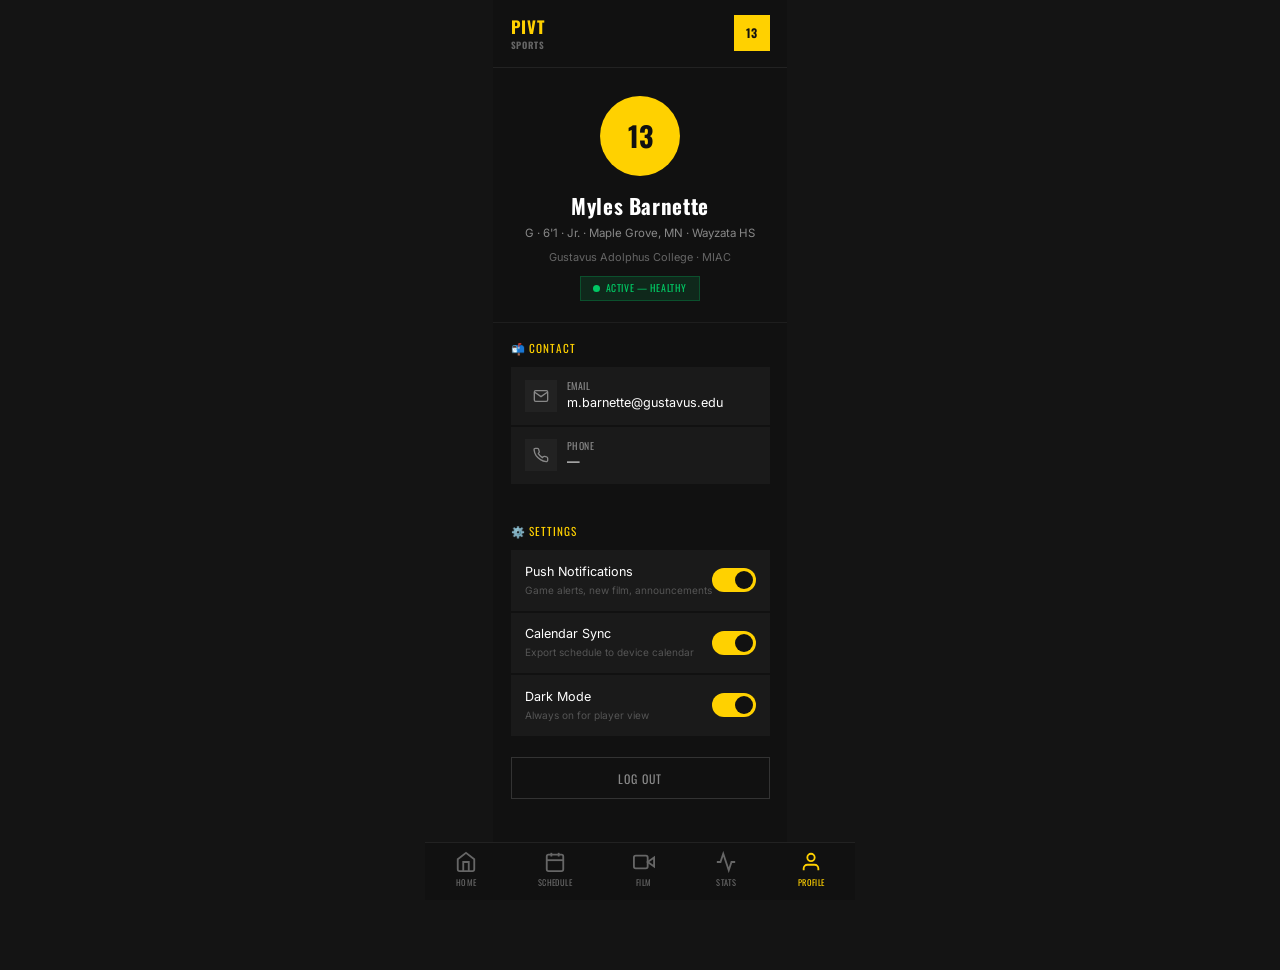
<file: player-profile.html>
<!DOCTYPE html>
<html lang="en">
<head>
  <meta charset="UTF-8" />
  <meta name="viewport" content="width=device-width, initial-scale=1.0" />
  <title>My Profile — Pivt Sports</title>
  <link rel="stylesheet" href="styles.css" />
  <style>
    .player-shell { max-width: 430px; margin: 0 auto; min-height: 100vh; background: #111; }
    .player-topbar { display: flex; justify-content: space-between; align-items: center; padding: 1rem 1.25rem; background: #111; border-bottom: 1px solid #222; position: sticky; top: 0; z-index: 10; }
    .player-logo { font-family: 'Oswald', sans-serif; color: #FFD100; font-size: 1.2rem; font-weight: 700; letter-spacing: 0.05em; }
    .player-logo span { color: #666; font-size: 0.65rem; display: block; letter-spacing: 0.1em; }
    .player-avatar { width: 36px; height: 36px; background: #FFD100; color: #111; display: flex; align-items: center; justify-content: center; font-family: 'Oswald', sans-serif; font-weight: 700; font-size: 0.85rem; }

    /* Profile hero */
    .profile-hero { display: flex; flex-direction: column; align-items: center; padding: 2rem 1.25rem 1.5rem; border-bottom: 1px solid #1e1e1e; }
    .profile-avatar-lg { width: 80px; height: 80px; background: #FFD100; color: #111; display: flex; align-items: center; justify-content: center; font-family: 'Oswald', sans-serif; font-weight: 700; font-size: 2rem; margin-bottom: 1rem; border-radius: 50%; }
    .profile-name { color: #fff; font-family: 'Oswald', sans-serif; font-size: 1.5rem; font-weight: 700; letter-spacing: 0.03em; margin-bottom: 0.25rem; }
    .profile-pos { color: #888; font-size: 0.82rem; margin-bottom: 0.5rem; }
    .profile-school { color: #666; font-size: 0.78rem; }
    .status-badge { display: inline-flex; align-items: center; gap: 0.4rem; background: rgba(0,200,100,0.12); border: 1px solid rgba(0,200,100,0.25); color: #00c864; font-family: 'Oswald', sans-serif; font-size: 0.7rem; text-transform: uppercase; letter-spacing: 0.06em; padding: 4px 12px; margin-top: 0.75rem; }
    .status-dot { width: 7px; height: 7px; background: #00c864; border-radius: 50%; }

    /* Section */
    .player-section { padding: 0 1.25rem; margin-bottom: 1.5rem; }
    .player-section-title { color: #FFD100; font-family: 'Oswald', sans-serif; text-transform: uppercase; letter-spacing: 0.08em; font-size: 0.8rem; margin-bottom: 0.75rem; padding-top: 1.25rem; }

    /* Contact rows */
    .contact-row { display: flex; align-items: center; gap: 0.75rem; padding: 0.85rem 1rem; background: #1a1a1a; margin-bottom: 2px; }
    .contact-icon { width: 32px; height: 32px; background: #222; display: flex; align-items: center; justify-content: center; flex-shrink: 0; }
    .contact-label { color: #888; font-size: 0.7rem; text-transform: uppercase; letter-spacing: 0.05em; font-family: 'Oswald', sans-serif; }
    .contact-val { color: #fff; font-size: 0.9rem; }

    /* Toggle rows */
    .toggle-row { display: flex; align-items: center; justify-content: space-between; padding: 0.9rem 1rem; background: #1a1a1a; margin-bottom: 2px; }
    .toggle-label { color: #fff; font-size: 0.9rem; }
    .toggle-sub { color: #555; font-size: 0.72rem; margin-top: 0.1rem; }
    .toggle-switch { position: relative; width: 44px; height: 24px; flex-shrink: 0; }
    .toggle-switch input { opacity: 0; width: 0; height: 0; }
    .toggle-slider { position: absolute; cursor: pointer; inset: 0; background: #FFD100; border-radius: 24px; transition: 0.2s; }
    .toggle-slider::before { content: ''; position: absolute; width: 18px; height: 18px; left: 3px; top: 3px; background: #111; border-radius: 50%; transition: 0.2s; transform: translateX(20px); }

    /* Logout */
    .logout-btn { display: block; width: 100%; background: transparent; border: 1px solid #333; color: #888; font-family: 'Oswald', sans-serif; text-transform: uppercase; letter-spacing: 0.08em; font-size: 0.85rem; padding: 0.85rem; cursor: pointer; text-align: center; transition: border-color 0.15s, color 0.15s; }
    .logout-btn:hover { border-color: #ff5555; color: #ff5555; }

    /* Bottom nav */
    .p-bottom-nav { position: fixed; bottom: 0; left: 50%; transform: translateX(-50%); width: 100%; max-width: 430px; background: #111; border-top: 1px solid #222; display: flex; justify-content: space-around; padding: 0.6rem 0 0.8rem; z-index: 20; }
    .p-nav-item { display: flex; flex-direction: column; align-items: center; gap: 0.2rem; text-decoration: none; color: #666; font-size: 0.6rem; font-family: 'Oswald', sans-serif; text-transform: uppercase; letter-spacing: 0.05em; }
    .p-nav-item.active { color: #FFD100; }
    .p-nav-item svg { width: 22px; height: 22px; }

    .sidebar, .topbar, .sidebar-overlay { display: none !important; }
    .main { margin-left: 0 !important; }
    body { padding-bottom: 70px; }
  </style>
</head>
<body>

<div class="player-shell">

  <!-- Top Bar -->
  <div class="player-topbar">
    <div class="player-logo">
      PIVT
      <span>SPORTS</span>
    </div>
    <div style="display: flex; align-items: center; gap: 0.75rem;">
      <div class="player-avatar">13</div>
    </div>
  </div>

  <!-- Profile Hero -->
  <div class="profile-hero">
    <div class="profile-avatar-lg">13</div>
    <div class="profile-name">Myles Barnette</div>
    <div class="profile-pos">G · 6'1 · Jr. · Maple Grove, MN · Wayzata HS</div>
    <div class="profile-school">Gustavus Adolphus College · MIAC</div>
    <div class="status-badge">
      <div class="status-dot"></div>
      Active — Healthy
    </div>
  </div>

  <!-- Contact -->
  <div class="player-section">
    <div class="player-section-title">📬 Contact</div>

    <div class="contact-row">
      <div class="contact-icon">
        <svg width="16" height="16" viewBox="0 0 24 24" fill="none" stroke="#888" stroke-width="2"><path d="M4 4h16c1.1 0 2 .9 2 2v12c0 1.1-.9 2-2 2H4c-1.1 0-2-.9-2-2V6c0-1.1.9-2 2-2z"/><polyline points="22,6 12,13 2,6"/></svg>
      </div>
      <div>
        <div class="contact-label">Email</div>
        <div class="contact-val">m.barnette@gustavus.edu</div>
      </div>
    </div>

    <div class="contact-row">
      <div class="contact-icon">
        <svg width="16" height="16" viewBox="0 0 24 24" fill="none" stroke="#888" stroke-width="2"><path d="M22 16.92v3a2 2 0 0 1-2.18 2 19.79 19.79 0 0 1-8.63-3.07A19.5 19.5 0 0 1 4.69 13a19.79 19.79 0 0 1-3.07-8.67A2 2 0 0 1 3.6 2h3a2 2 0 0 1 2 1.72c.127.96.361 1.903.7 2.81a2 2 0 0 1-.45 2.11L8.09 9.91a16 16 0 0 0 6 6l1.27-1.27a2 2 0 0 1 2.11-.45c.907.339 1.85.573 2.81.7A2 2 0 0 1 22 16.92z"/></svg>
      </div>
      <div>
        <div class="contact-label">Phone</div>
        <div class="contact-val">—</div>
      </div>
    </div>
  </div>

  <!-- Settings -->
  <div class="player-section">
    <div class="player-section-title">⚙️ Settings</div>

    <div class="toggle-row">
      <div>
        <div class="toggle-label">Push Notifications</div>
        <div class="toggle-sub">Game alerts, new film, announcements</div>
      </div>
      <label class="toggle-switch">
        <input type="checkbox" checked />
        <span class="toggle-slider"></span>
      </label>
    </div>

    <div class="toggle-row">
      <div>
        <div class="toggle-label">Calendar Sync</div>
        <div class="toggle-sub">Export schedule to device calendar</div>
      </div>
      <label class="toggle-switch">
        <input type="checkbox" checked />
        <span class="toggle-slider"></span>
      </label>
    </div>

    <div class="toggle-row">
      <div>
        <div class="toggle-label">Dark Mode</div>
        <div class="toggle-sub">Always on for player view</div>
      </div>
      <label class="toggle-switch">
        <input type="checkbox" checked />
        <span class="toggle-slider"></span>
      </label>
    </div>
  </div>

  <!-- Logout -->
  <div class="player-section">
    <button class="logout-btn">Log Out</button>
  </div>

  <div style="height: 20px;"></div>

  <!-- Bottom Navigation -->
  <nav class="p-bottom-nav">
    <a href="player-home.html" class="p-nav-item">
      <svg viewBox="0 0 24 24" fill="none" stroke="currentColor" stroke-width="2"><path d="M3 9l9-7 9 7v11a2 2 0 0 1-2 2H5a2 2 0 0 1-2-2z"/><polyline points="9 22 9 12 15 12 15 22"/></svg>
      Home
    </a>
    <a href="player-schedule.html" class="p-nav-item">
      <svg viewBox="0 0 24 24" fill="none" stroke="currentColor" stroke-width="2"><rect x="3" y="4" width="18" height="18" rx="2" ry="2"/><line x1="16" y1="2" x2="16" y2="6"/><line x1="8" y1="2" x2="8" y2="6"/><line x1="3" y1="10" x2="21" y2="10"/></svg>
      Schedule
    </a>
    <a href="player-film.html" class="p-nav-item">
      <svg viewBox="0 0 24 24" fill="none" stroke="currentColor" stroke-width="2"><polygon points="23 7 16 12 23 17 23 7"/><rect x="1" y="5" width="15" height="14" rx="2" ry="2"/></svg>
      Film
    </a>
    <a href="player-stats.html" class="p-nav-item">
      <svg viewBox="0 0 24 24" fill="none" stroke="currentColor" stroke-width="2"><polyline points="22 12 18 12 15 21 9 3 6 12 2 12"/></svg>
      Stats
    </a>
    <a href="player-profile.html" class="p-nav-item active">
      <svg viewBox="0 0 24 24" fill="none" stroke="currentColor" stroke-width="2"><path d="M20 21v-2a4 4 0 0 0-4-4H8a4 4 0 0 0-4 4v2"/><circle cx="12" cy="7" r="4"/></svg>
      Profile
    </a>
  </nav>

</div>

</body>
</html>
</file>
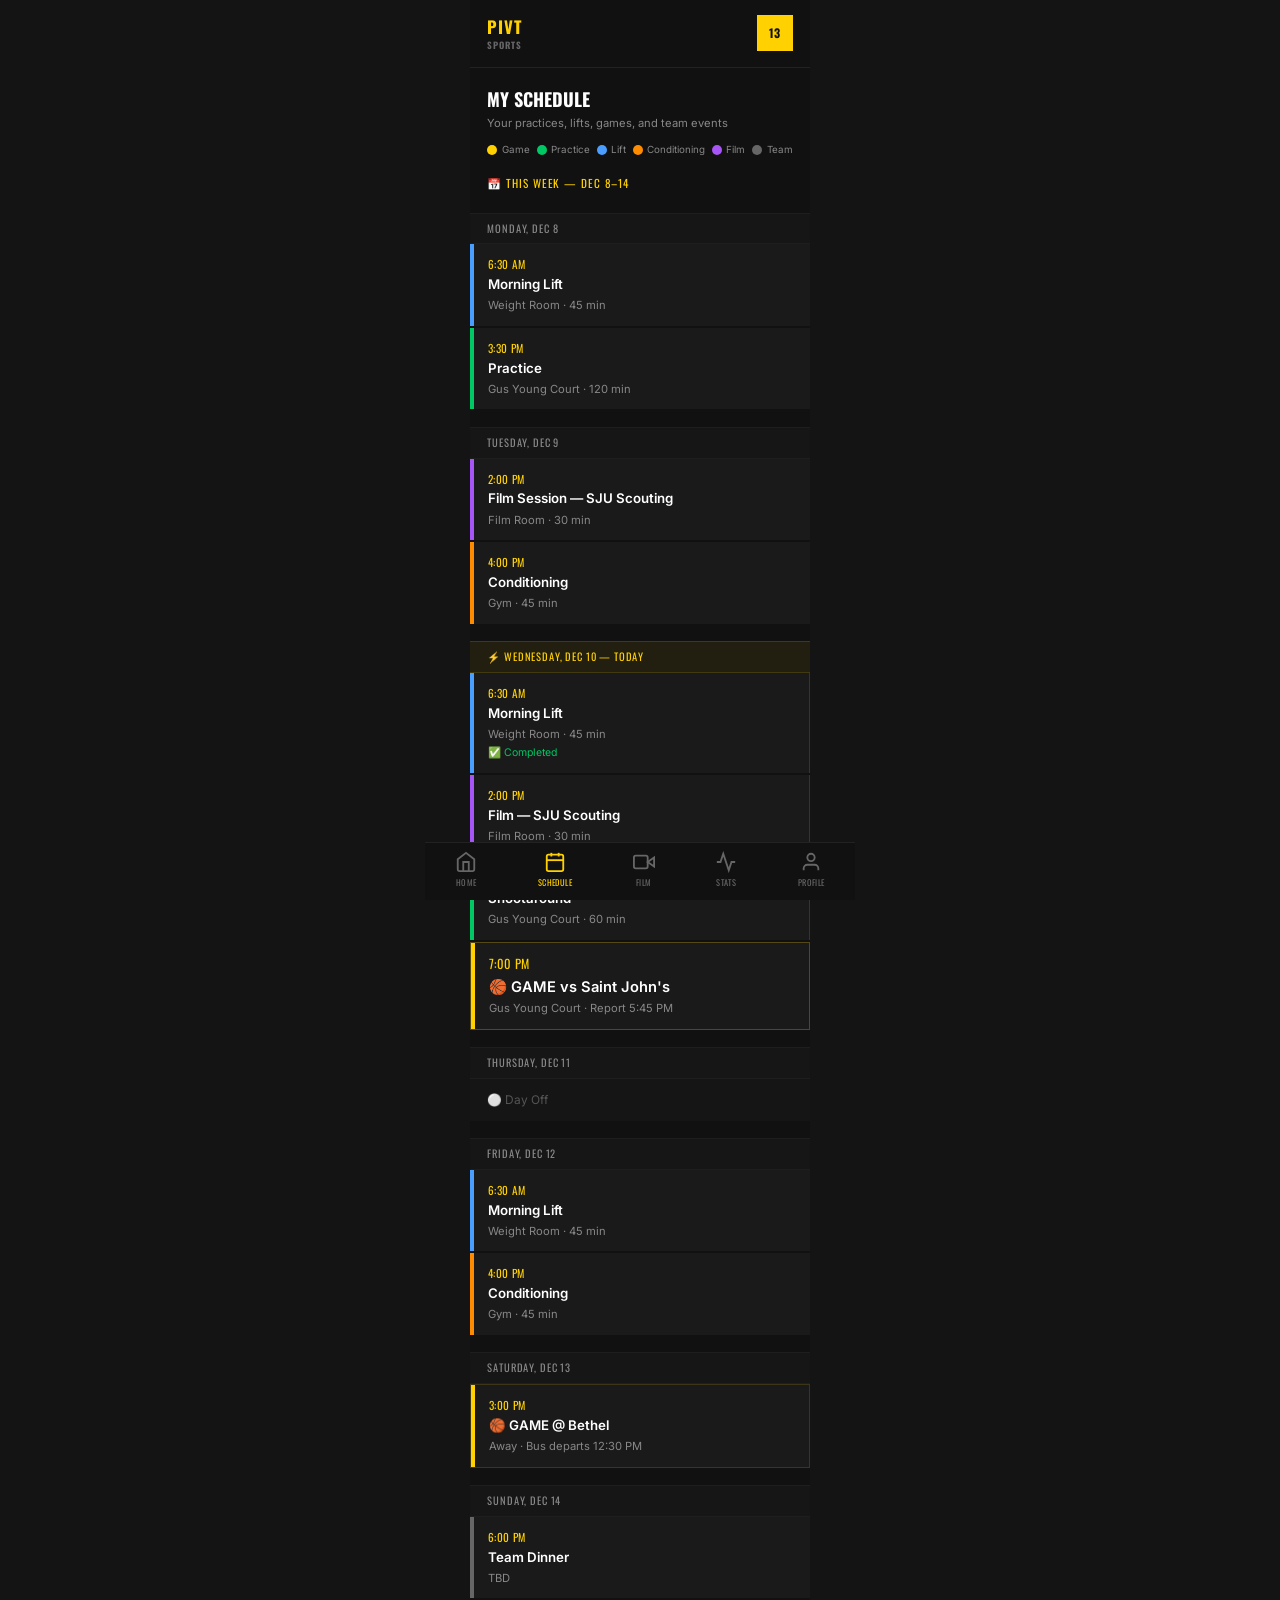
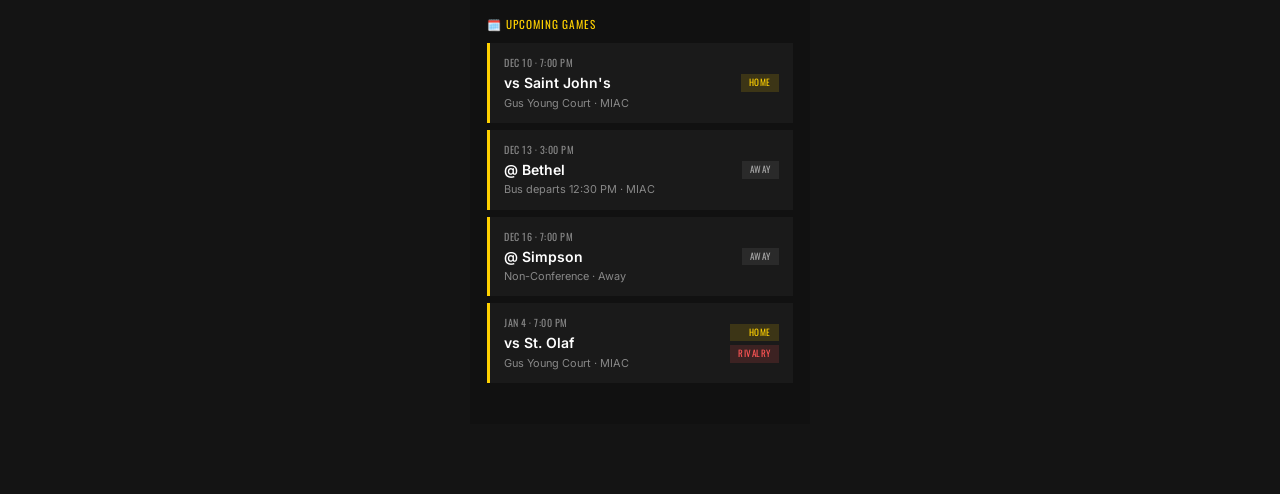
<file: player-schedule.html>
<!DOCTYPE html>
<html lang="en">
<head>
  <meta charset="UTF-8" />
  <meta name="viewport" content="width=device-width, initial-scale=1.0" />
  <title>My Schedule — Pivt Sports</title>
  <link rel="stylesheet" href="styles.css" />
  <style>
    .player-shell { max-width: 430px; margin: 0 auto; min-height: 100vh; background: #111; }
    .player-topbar { display: flex; justify-content: space-between; align-items: center; padding: 1rem 1.25rem; background: #111; border-bottom: 1px solid #222; position: sticky; top: 0; z-index: 10; }
    .player-logo { font-family: 'Oswald', sans-serif; color: #FFD100; font-size: 1.2rem; font-weight: 700; letter-spacing: 0.05em; }
    .player-logo span { color: #666; font-size: 0.65rem; display: block; letter-spacing: 0.1em; }
    .player-avatar { width: 36px; height: 36px; background: #FFD100; color: #111; display: flex; align-items: center; justify-content: center; font-family: 'Oswald', sans-serif; font-weight: 700; font-size: 0.85rem; }

    .player-section { padding: 0 1.25rem; margin-bottom: 1.5rem; }
    .player-section-title { color: #FFD100; font-family: 'Oswald', sans-serif; text-transform: uppercase; letter-spacing: 0.08em; font-size: 0.8rem; margin-bottom: 0.75rem; display: flex; justify-content: space-between; align-items: center; }

    /* Legend */
    .legend-row { display: flex; flex-wrap: wrap; gap: 0.5rem; padding: 0 1.25rem; margin-bottom: 1.25rem; }
    .legend-item { display: flex; align-items: center; gap: 0.3rem; font-size: 0.7rem; color: #888; font-family: 'Inter', sans-serif; }
    .legend-dot { width: 10px; height: 10px; border-radius: 50%; flex-shrink: 0; }
    .legend-dot.game { background: #FFD100; }
    .legend-dot.practice { background: #00c864; }
    .legend-dot.lift { background: #4a9eff; }
    .legend-dot.conditioning { background: #ff8c00; }
    .legend-dot.film-session { background: #a855f7; }
    .legend-dot.team { background: #666; }

    /* Day block */
    .day-block { margin-bottom: 1.25rem; }
    .day-header { padding: 0.5rem 1.25rem; font-family: 'Oswald', sans-serif; font-size: 0.75rem; text-transform: uppercase; letter-spacing: 0.08em; color: #888; background: #161616; border-top: 1px solid #1e1e1e; border-bottom: 1px solid #1e1e1e; }
    .day-header.today { color: #FFD100; background: rgba(255,209,0,0.07); border-color: rgba(255,209,0,0.15); }

    /* Event cards */
    .p-card { background: #1a1a1a; margin-bottom: 2px; overflow: hidden; }
    .p-card.today-card { border-right: 1px solid rgba(255,209,0,0.15); }
    .p-card-event { display: flex; align-items: stretch; }
    .p-card-stripe { width: 4px; flex-shrink: 0; }
    .p-card-stripe.game { background: #FFD100; }
    .p-card-stripe.practice { background: #00c864; }
    .p-card-stripe.lift { background: #4a9eff; }
    .p-card-stripe.conditioning { background: #ff8c00; }
    .p-card-stripe.film-session { background: #a855f7; }
    .p-card-stripe.team { background: #666; }
    .p-card-body { padding: 0.85rem 1rem; flex: 1; }
    .p-card-time { color: #FFD100; font-family: 'Oswald', sans-serif; font-size: 0.8rem; letter-spacing: 0.03em; }
    .p-card-title { color: #fff; font-weight: 600; font-size: 0.95rem; margin: 0.15rem 0; }
    .p-card-sub { color: #888; font-size: 0.8rem; }
    .p-card-completed { color: #00c864; font-size: 0.75rem; margin-top: 0.2rem; }

    /* Day off / team item row */
    .day-off-row { padding: 0.85rem 1.25rem; color: #555; font-size: 0.85rem; font-family: 'Inter', sans-serif; background: #151515; margin-bottom: 2px; }

    /* Game cards in Upcoming section */
    .game-card { background: #1a1a1a; border-left: 3px solid #FFD100; padding: 0.85rem 1rem; margin-bottom: 0.5rem; display: flex; justify-content: space-between; align-items: center; }
    .game-card-left {}
    .game-card-date { color: #888; font-size: 0.72rem; font-family: 'Oswald', sans-serif; text-transform: uppercase; letter-spacing: 0.05em; }
    .game-card-opponent { color: #fff; font-weight: 600; font-size: 1rem; margin: 0.15rem 0 0.1rem; }
    .game-card-sub { color: #888; font-size: 0.78rem; }
    .game-card-right { text-align: right; }
    .game-badge { font-family: 'Oswald', sans-serif; font-size: 0.65rem; text-transform: uppercase; letter-spacing: 0.05em; padding: 2px 8px; }
    .game-badge.home { background: rgba(255,209,0,0.15); color: #FFD100; }
    .game-badge.away { background: rgba(255,255,255,0.07); color: #aaa; }
    .game-badge.rivalry { background: rgba(255,85,85,0.15); color: #ff5555; margin-top: 4px; display: inline-block; }

    /* Bottom nav */
    .p-bottom-nav { position: fixed; bottom: 0; left: 50%; transform: translateX(-50%); width: 100%; max-width: 430px; background: #111; border-top: 1px solid #222; display: flex; justify-content: space-around; padding: 0.6rem 0 0.8rem; z-index: 20; }
    .p-nav-item { display: flex; flex-direction: column; align-items: center; gap: 0.2rem; text-decoration: none; color: #666; font-size: 0.6rem; font-family: 'Oswald', sans-serif; text-transform: uppercase; letter-spacing: 0.05em; }
    .p-nav-item.active { color: #FFD100; }
    .p-nav-item svg { width: 22px; height: 22px; }

    .sidebar, .topbar, .sidebar-overlay { display: none !important; }
    .main { margin-left: 0 !important; }
    body { padding-bottom: 70px; }
  </style>
</head>
<body>

<div class="player-shell">

  <!-- Top Bar -->
  <div class="player-topbar">
    <div class="player-logo">
      PIVT
      <span>SPORTS</span>
    </div>
    <div style="display: flex; align-items: center; gap: 0.75rem;">
      <div class="player-avatar">13</div>
    </div>
  </div>

  <!-- Page Title -->
  <div style="padding: 1.25rem 1.25rem 0.75rem;">
    <h2 style="color: #fff; font-family: 'Oswald', sans-serif; font-size: 1.3rem; margin: 0;">MY SCHEDULE</h2>
    <p style="color: #888; font-size: 0.8rem; margin: 0.2rem 0 0;">Your practices, lifts, games, and team events</p>
  </div>

  <!-- Color Legend -->
  <div class="legend-row">
    <div class="legend-item"><div class="legend-dot game"></div> Game</div>
    <div class="legend-item"><div class="legend-dot practice"></div> Practice</div>
    <div class="legend-item"><div class="legend-dot lift"></div> Lift</div>
    <div class="legend-item"><div class="legend-dot conditioning"></div> Conditioning</div>
    <div class="legend-item"><div class="legend-dot film-session"></div> Film</div>
    <div class="legend-item"><div class="legend-dot team"></div> Team</div>
  </div>

  <!-- THIS WEEK -->
  <div class="player-section">
    <div class="player-section-title">📅 This Week — Dec 8–14</div>
  </div>

  <!-- Monday Dec 8 -->
  <div class="day-block">
    <div class="day-header">Monday, Dec 8</div>
    <div class="p-card">
      <div class="p-card-event">
        <div class="p-card-stripe lift"></div>
        <div class="p-card-body">
          <div class="p-card-time">6:30 AM</div>
          <div class="p-card-title">Morning Lift</div>
          <div class="p-card-sub">Weight Room · 45 min</div>
        </div>
      </div>
    </div>
    <div class="p-card">
      <div class="p-card-event">
        <div class="p-card-stripe practice"></div>
        <div class="p-card-body">
          <div class="p-card-time">3:30 PM</div>
          <div class="p-card-title">Practice</div>
          <div class="p-card-sub">Gus Young Court · 120 min</div>
        </div>
      </div>
    </div>
  </div>

  <!-- Tuesday Dec 9 -->
  <div class="day-block">
    <div class="day-header">Tuesday, Dec 9</div>
    <div class="p-card">
      <div class="p-card-event">
        <div class="p-card-stripe film-session"></div>
        <div class="p-card-body">
          <div class="p-card-time">2:00 PM</div>
          <div class="p-card-title">Film Session — SJU Scouting</div>
          <div class="p-card-sub">Film Room · 30 min</div>
        </div>
      </div>
    </div>
    <div class="p-card">
      <div class="p-card-event">
        <div class="p-card-stripe conditioning"></div>
        <div class="p-card-body">
          <div class="p-card-time">4:00 PM</div>
          <div class="p-card-title">Conditioning</div>
          <div class="p-card-sub">Gym · 45 min</div>
        </div>
      </div>
    </div>
  </div>

  <!-- Wednesday Dec 10 — TODAY -->
  <div class="day-block">
    <div class="day-header today">⚡ Wednesday, Dec 10 — TODAY</div>
    <div class="p-card today-card">
      <div class="p-card-event">
        <div class="p-card-stripe lift"></div>
        <div class="p-card-body">
          <div class="p-card-time">6:30 AM</div>
          <div class="p-card-title">Morning Lift</div>
          <div class="p-card-sub">Weight Room · 45 min</div>
          <div class="p-card-completed">✅ Completed</div>
        </div>
      </div>
    </div>
    <div class="p-card today-card">
      <div class="p-card-event">
        <div class="p-card-stripe film-session"></div>
        <div class="p-card-body">
          <div class="p-card-time">2:00 PM</div>
          <div class="p-card-title">Film — SJU Scouting</div>
          <div class="p-card-sub">Film Room · 30 min</div>
        </div>
      </div>
    </div>
    <div class="p-card today-card">
      <div class="p-card-event">
        <div class="p-card-stripe practice"></div>
        <div class="p-card-body">
          <div class="p-card-time">4:30 PM</div>
          <div class="p-card-title">Shootaround</div>
          <div class="p-card-sub">Gus Young Court · 60 min</div>
        </div>
      </div>
    </div>
    <div class="p-card today-card" style="border: 1px solid rgba(255,209,0,0.25);">
      <div class="p-card-event">
        <div class="p-card-stripe game"></div>
        <div class="p-card-body">
          <div class="p-card-time" style="font-size: 0.9rem;">7:00 PM</div>
          <div class="p-card-title" style="font-size: 1.05rem;">🏀 GAME vs Saint John's</div>
          <div class="p-card-sub">Gus Young Court · Report 5:45 PM</div>
        </div>
      </div>
    </div>
  </div>

  <!-- Thursday Dec 11 -->
  <div class="day-block">
    <div class="day-header">Thursday, Dec 11</div>
    <div class="day-off-row">⚪ Day Off</div>
  </div>

  <!-- Friday Dec 12 -->
  <div class="day-block">
    <div class="day-header">Friday, Dec 12</div>
    <div class="p-card">
      <div class="p-card-event">
        <div class="p-card-stripe lift"></div>
        <div class="p-card-body">
          <div class="p-card-time">6:30 AM</div>
          <div class="p-card-title">Morning Lift</div>
          <div class="p-card-sub">Weight Room · 45 min</div>
        </div>
      </div>
    </div>
    <div class="p-card">
      <div class="p-card-event">
        <div class="p-card-stripe conditioning"></div>
        <div class="p-card-body">
          <div class="p-card-time">4:00 PM</div>
          <div class="p-card-title">Conditioning</div>
          <div class="p-card-sub">Gym · 45 min</div>
        </div>
      </div>
    </div>
  </div>

  <!-- Saturday Dec 13 -->
  <div class="day-block">
    <div class="day-header">Saturday, Dec 13</div>
    <div class="p-card" style="border: 1px solid rgba(255,209,0,0.15);">
      <div class="p-card-event">
        <div class="p-card-stripe game"></div>
        <div class="p-card-body">
          <div class="p-card-time">3:00 PM</div>
          <div class="p-card-title">🏀 GAME @ Bethel</div>
          <div class="p-card-sub">Away · Bus departs 12:30 PM</div>
        </div>
      </div>
    </div>
  </div>

  <!-- Sunday Dec 14 -->
  <div class="day-block">
    <div class="day-header">Sunday, Dec 14</div>
    <div class="p-card">
      <div class="p-card-event">
        <div class="p-card-stripe team"></div>
        <div class="p-card-body">
          <div class="p-card-time">6:00 PM</div>
          <div class="p-card-title">Team Dinner</div>
          <div class="p-card-sub">TBD</div>
        </div>
      </div>
    </div>
  </div>

  <!-- Upcoming Games -->
  <div class="player-section" style="margin-top: 1rem;">
    <div class="player-section-title">🗓️ Upcoming Games</div>

    <div class="game-card">
      <div class="game-card-left">
        <div class="game-card-date">Dec 10 · 7:00 PM</div>
        <div class="game-card-opponent">vs Saint John's</div>
        <div class="game-card-sub">Gus Young Court · MIAC</div>
      </div>
      <div class="game-card-right">
        <div class="game-badge home">Home</div>
      </div>
    </div>

    <div class="game-card">
      <div class="game-card-left">
        <div class="game-card-date">Dec 13 · 3:00 PM</div>
        <div class="game-card-opponent">@ Bethel</div>
        <div class="game-card-sub">Bus departs 12:30 PM · MIAC</div>
      </div>
      <div class="game-card-right">
        <div class="game-badge away">Away</div>
      </div>
    </div>

    <div class="game-card">
      <div class="game-card-left">
        <div class="game-card-date">Dec 16 · 7:00 PM</div>
        <div class="game-card-opponent">@ Simpson</div>
        <div class="game-card-sub">Non-Conference · Away</div>
      </div>
      <div class="game-card-right">
        <div class="game-badge away">Away</div>
      </div>
    </div>

    <div class="game-card">
      <div class="game-card-left">
        <div class="game-card-date">Jan 4 · 7:00 PM</div>
        <div class="game-card-opponent">vs St. Olaf</div>
        <div class="game-card-sub">Gus Young Court · MIAC</div>
      </div>
      <div class="game-card-right">
        <div class="game-badge home">Home</div>
        <div class="game-badge rivalry">Rivalry</div>
      </div>
    </div>
  </div>

  <div style="height: 20px;"></div>

  <!-- Bottom Navigation -->
  <nav class="p-bottom-nav">
    <a href="player-home.html" class="p-nav-item">
      <svg viewBox="0 0 24 24" fill="none" stroke="currentColor" stroke-width="2"><path d="M3 9l9-7 9 7v11a2 2 0 0 1-2 2H5a2 2 0 0 1-2-2z"/><polyline points="9 22 9 12 15 12 15 22"/></svg>
      Home
    </a>
    <a href="player-schedule.html" class="p-nav-item active">
      <svg viewBox="0 0 24 24" fill="none" stroke="currentColor" stroke-width="2"><rect x="3" y="4" width="18" height="18" rx="2" ry="2"/><line x1="16" y1="2" x2="16" y2="6"/><line x1="8" y1="2" x2="8" y2="6"/><line x1="3" y1="10" x2="21" y2="10"/></svg>
      Schedule
    </a>
    <a href="player-film.html" class="p-nav-item">
      <svg viewBox="0 0 24 24" fill="none" stroke="currentColor" stroke-width="2"><polygon points="23 7 16 12 23 17 23 7"/><rect x="1" y="5" width="15" height="14" rx="2" ry="2"/></svg>
      Film
    </a>
    <a href="player-stats.html" class="p-nav-item">
      <svg viewBox="0 0 24 24" fill="none" stroke="currentColor" stroke-width="2"><polyline points="22 12 18 12 15 21 9 3 6 12 2 12"/></svg>
      Stats
    </a>
    <a href="player-profile.html" class="p-nav-item">
      <svg viewBox="0 0 24 24" fill="none" stroke="currentColor" stroke-width="2"><path d="M20 21v-2a4 4 0 0 0-4-4H8a4 4 0 0 0-4 4v2"/><circle cx="12" cy="7" r="4"/></svg>
      Profile
    </a>
  </nav>

</div>

</body>
</html>
</file>
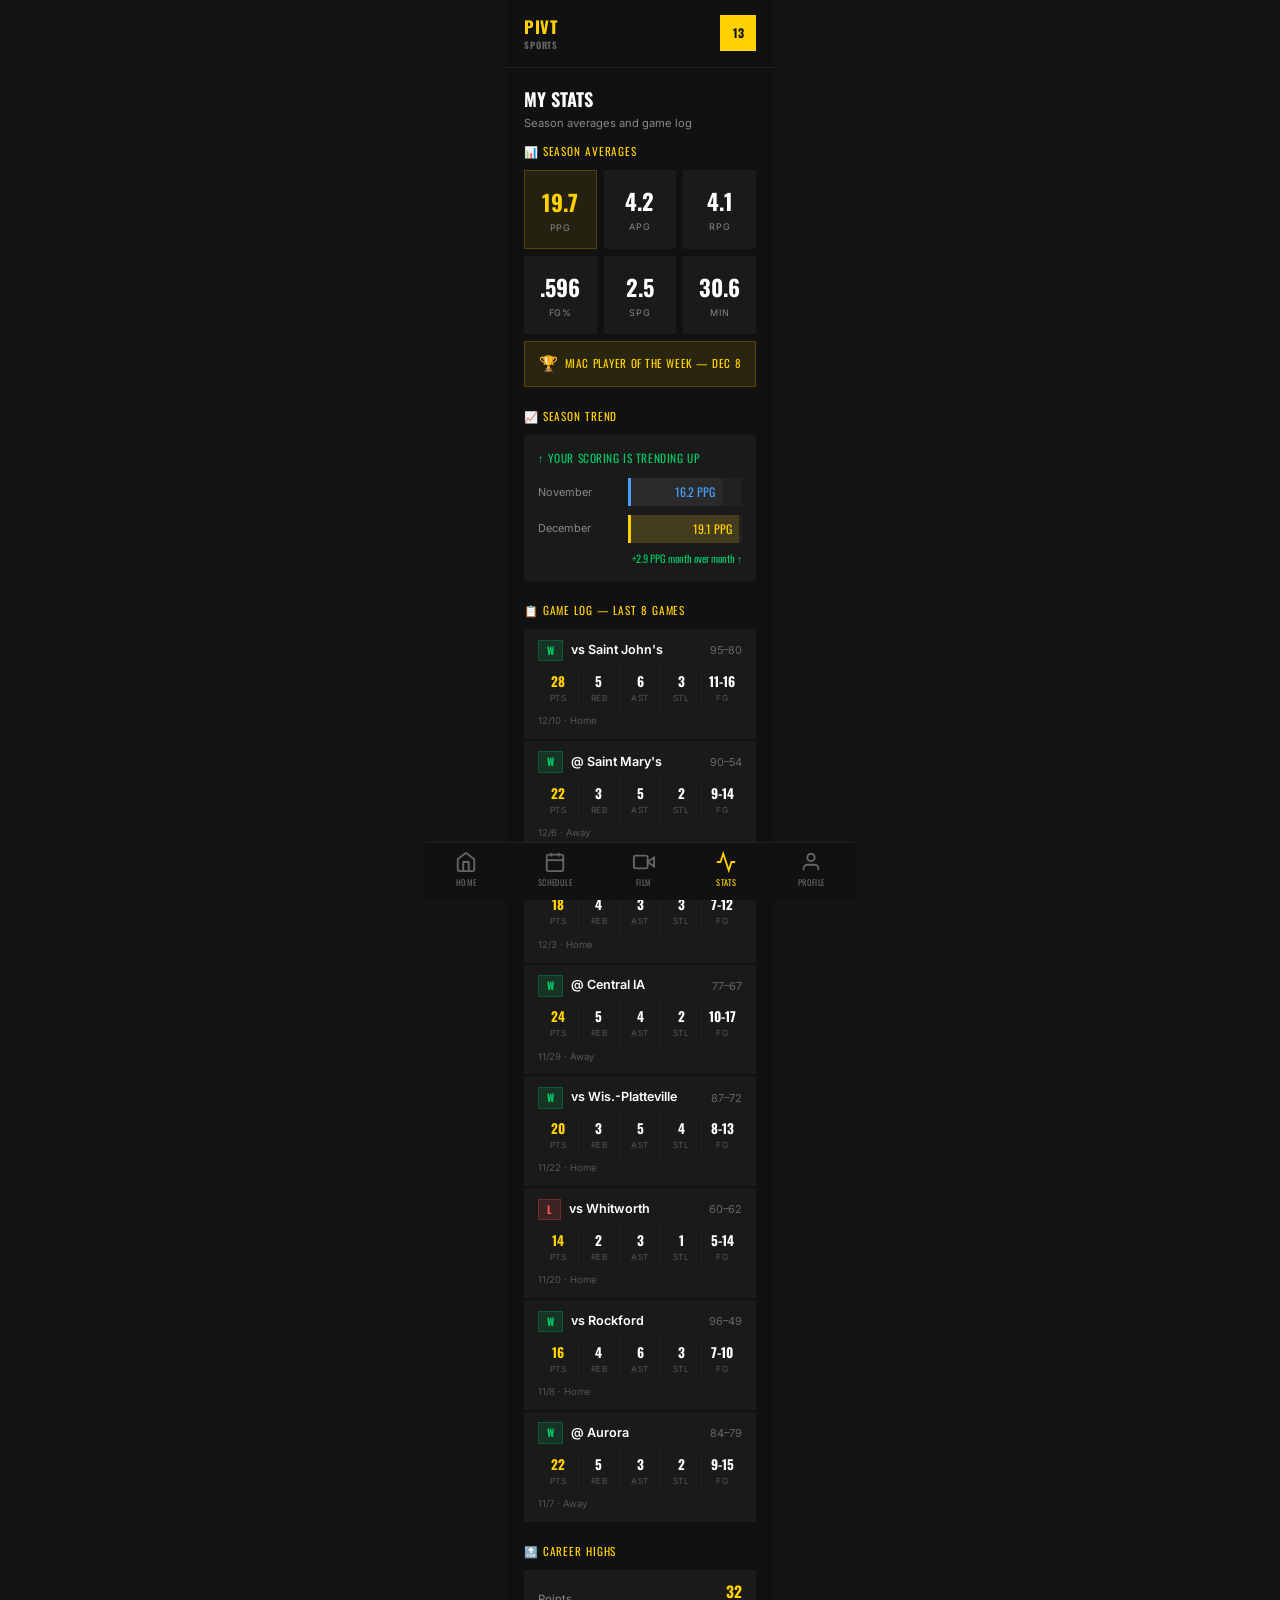
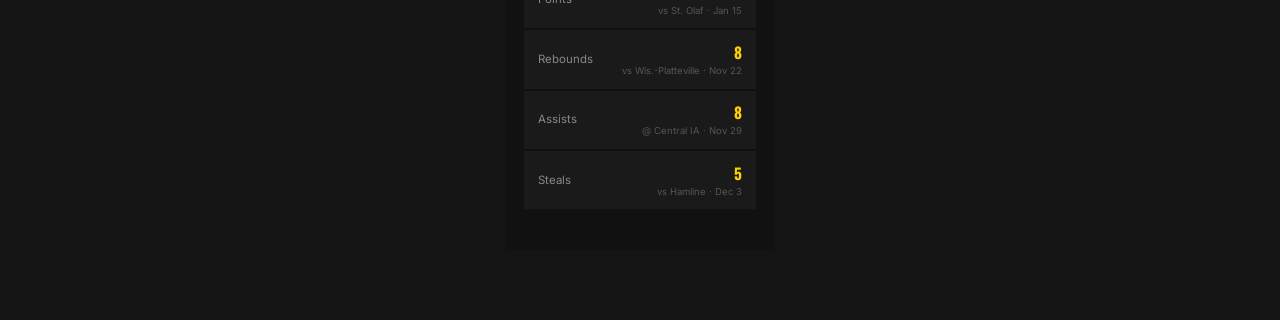
<file: player-stats.html>
<!DOCTYPE html>
<html lang="en">
<head>
  <meta charset="UTF-8" />
  <meta name="viewport" content="width=device-width, initial-scale=1.0" />
  <title>My Stats — Pivt Sports</title>
  <link rel="stylesheet" href="styles.css" />
  <style>
    .player-shell { max-width: 430px; margin: 0 auto; min-height: 100vh; background: #111; }
    .player-topbar { display: flex; justify-content: space-between; align-items: center; padding: 1rem 1.25rem; background: #111; border-bottom: 1px solid #222; position: sticky; top: 0; z-index: 10; }
    .player-logo { font-family: 'Oswald', sans-serif; color: #FFD100; font-size: 1.2rem; font-weight: 700; letter-spacing: 0.05em; }
    .player-logo span { color: #666; font-size: 0.65rem; display: block; letter-spacing: 0.1em; }
    .player-avatar { width: 36px; height: 36px; background: #FFD100; color: #111; display: flex; align-items: center; justify-content: center; font-family: 'Oswald', sans-serif; font-weight: 700; font-size: 0.85rem; }

    .player-section { padding: 0 1.25rem; margin-bottom: 1.5rem; }
    .player-section-title { color: #FFD100; font-family: 'Oswald', sans-serif; text-transform: uppercase; letter-spacing: 0.08em; font-size: 0.8rem; margin-bottom: 0.75rem; }

    /* Season stat grid */
    .p-stat-row { display: grid; grid-template-columns: repeat(3, 1fr); gap: 0.5rem; margin-bottom: 0.5rem; }
    .p-stat-card { background: #1a1a1a; text-align: center; padding: 1rem 0.5rem; }
    .p-stat-card.highlight { background: rgba(255,209,0,0.08); border: 1px solid rgba(255,209,0,0.2); }
    .p-stat-val { color: #fff; font-family: 'Oswald', sans-serif; font-size: 1.6rem; font-weight: 700; }
    .p-stat-val.gold { color: #FFD100; }
    .p-stat-label { color: #888; font-size: 0.65rem; text-transform: uppercase; letter-spacing: 0.08em; margin-top: 0.15rem; }

    /* Accolade */
    .accolade { display: flex; align-items: center; justify-content: center; gap: 0.5rem; background: rgba(255,209,0,0.1); border: 1px solid rgba(255,209,0,0.2); padding: 0.75rem 1rem; margin-bottom: 1rem; }
    .accolade-text { color: #FFD100; font-family: 'Oswald', sans-serif; text-transform: uppercase; letter-spacing: 0.05em; font-size: 0.8rem; }

    /* Trend bars */
    .trend-bar-wrap { margin-top: 0.75rem; }
    .trend-row { display: flex; align-items: center; gap: 0.75rem; margin-bottom: 0.6rem; }
    .trend-label { color: #888; font-size: 0.78rem; width: 80px; flex-shrink: 0; }
    .trend-bar-bg { flex: 1; background: #222; height: 28px; position: relative; }
    .trend-bar-fill { height: 100%; display: flex; align-items: center; justify-content: flex-end; padding-right: 0.5rem; }
    .trend-bar-fill.nov { background: #2a2a2a; border-left: 3px solid #4a9eff; width: 82%; }
    .trend-bar-fill.dec { background: rgba(255,209,0,0.15); border-left: 3px solid #FFD100; width: 97%; }
    .trend-val { font-family: 'Oswald', sans-serif; font-size: 0.85rem; }
    .trend-val.nov { color: #4a9eff; }
    .trend-val.dec { color: #FFD100; }
    .trend-arrow { color: #00c864; font-size: 0.75rem; font-family: 'Oswald', sans-serif; text-align: right; margin-top: 0.25rem; }

    /* Game log */
    .game-log-card { background: #1a1a1a; margin-bottom: 2px; padding: 0.75rem 1rem; }
    .game-log-top { display: flex; align-items: center; gap: 0.6rem; margin-bottom: 0.4rem; }
    .result-badge { font-family: 'Oswald', sans-serif; font-size: 0.75rem; font-weight: 700; padding: 2px 8px; flex-shrink: 0; }
    .result-badge.win { background: rgba(0,200,100,0.15); color: #00c864; border: 1px solid rgba(0,200,100,0.25); }
    .result-badge.loss { background: rgba(255,85,85,0.15); color: #ff5555; border: 1px solid rgba(255,85,85,0.25); }
    .game-log-opp { color: #fff; font-size: 0.9rem; font-weight: 600; }
    .game-log-score { color: #666; font-size: 0.78rem; margin-left: auto; }
    .game-log-stats { display: flex; gap: 0; }
    .game-log-stat { flex: 1; text-align: center; padding: 0.35rem 0; border-right: 1px solid #222; }
    .game-log-stat:last-child { border-right: none; }
    .game-log-stat-val { color: #fff; font-family: 'Oswald', sans-serif; font-size: 0.95rem; font-weight: 700; }
    .game-log-stat-val.pts { color: #FFD100; }
    .game-log-stat-label { color: #555; font-size: 0.6rem; text-transform: uppercase; letter-spacing: 0.05em; }
    .game-log-date { color: #555; font-size: 0.68rem; margin-top: 0.35rem; }

    /* Career highs */
    .career-high-row { display: flex; justify-content: space-between; align-items: center; padding: 0.75rem 1rem; background: #1a1a1a; margin-bottom: 2px; }
    .ch-label { color: #888; font-size: 0.82rem; }
    .ch-right { text-align: right; }
    .ch-val { color: #FFD100; font-family: 'Oswald', sans-serif; font-size: 1.1rem; font-weight: 700; }
    .ch-game { color: #555; font-size: 0.68rem; }

    /* Bottom nav */
    .p-bottom-nav { position: fixed; bottom: 0; left: 50%; transform: translateX(-50%); width: 100%; max-width: 430px; background: #111; border-top: 1px solid #222; display: flex; justify-content: space-around; padding: 0.6rem 0 0.8rem; z-index: 20; }
    .p-nav-item { display: flex; flex-direction: column; align-items: center; gap: 0.2rem; text-decoration: none; color: #666; font-size: 0.6rem; font-family: 'Oswald', sans-serif; text-transform: uppercase; letter-spacing: 0.05em; }
    .p-nav-item.active { color: #FFD100; }
    .p-nav-item svg { width: 22px; height: 22px; }

    .sidebar, .topbar, .sidebar-overlay { display: none !important; }
    .main { margin-left: 0 !important; }
    body { padding-bottom: 70px; }
  </style>
</head>
<body>

<div class="player-shell">

  <!-- Top Bar -->
  <div class="player-topbar">
    <div class="player-logo">
      PIVT
      <span>SPORTS</span>
    </div>
    <div style="display: flex; align-items: center; gap: 0.75rem;">
      <div class="player-avatar">13</div>
    </div>
  </div>

  <!-- Page Title -->
  <div style="padding: 1.25rem 1.25rem 0.75rem;">
    <h2 style="color: #fff; font-family: 'Oswald', sans-serif; font-size: 1.3rem; margin: 0;">MY STATS</h2>
    <p style="color: #888; font-size: 0.8rem; margin: 0.2rem 0 0;">Season averages and game log</p>
  </div>

  <!-- Season Averages -->
  <div class="player-section">
    <div class="player-section-title">📊 Season Averages</div>

    <div class="p-stat-row">
      <div class="p-stat-card highlight">
        <div class="p-stat-val gold">19.7</div>
        <div class="p-stat-label">PPG</div>
      </div>
      <div class="p-stat-card">
        <div class="p-stat-val">4.2</div>
        <div class="p-stat-label">APG</div>
      </div>
      <div class="p-stat-card">
        <div class="p-stat-val">4.1</div>
        <div class="p-stat-label">RPG</div>
      </div>
    </div>
    <div class="p-stat-row">
      <div class="p-stat-card">
        <div class="p-stat-val">.596</div>
        <div class="p-stat-label">FG%</div>
      </div>
      <div class="p-stat-card">
        <div class="p-stat-val">2.5</div>
        <div class="p-stat-label">SPG</div>
      </div>
      <div class="p-stat-card">
        <div class="p-stat-val">30.6</div>
        <div class="p-stat-label">MIN</div>
      </div>
    </div>

    <!-- Accolade -->
    <div class="accolade">
      <span style="font-size: 1.1rem;">🏆</span>
      <div class="accolade-text">MIAC Player of the Week — Dec 8</div>
    </div>
  </div>

  <!-- Season Trend -->
  <div class="player-section">
    <div class="player-section-title">📈 Season Trend</div>
    <div style="background: #1a1a1a; padding: 1rem;">
      <div style="color: #00c864; font-size: 0.82rem; font-family: 'Oswald', sans-serif; text-transform: uppercase; letter-spacing: 0.05em; margin-bottom: 0.85rem;">↑ Your scoring is trending up</div>
      <div class="trend-bar-wrap">
        <div class="trend-row">
          <div class="trend-label">November</div>
          <div class="trend-bar-bg">
            <div class="trend-bar-fill nov">
              <span class="trend-val nov">16.2 PPG</span>
            </div>
          </div>
        </div>
        <div class="trend-row">
          <div class="trend-label">December</div>
          <div class="trend-bar-bg">
            <div class="trend-bar-fill dec">
              <span class="trend-val dec">19.1 PPG</span>
            </div>
          </div>
        </div>
      </div>
      <div class="trend-arrow">+2.9 PPG month over month ↑</div>
    </div>
  </div>

  <!-- Game Log -->
  <div class="player-section">
    <div class="player-section-title">📋 Game Log — Last 8 Games</div>

    <!-- 12/10 vs Saint John's W 95-80 -->
    <div class="game-log-card">
      <div class="game-log-top">
        <div class="result-badge win">W</div>
        <div class="game-log-opp">vs Saint John's</div>
        <div class="game-log-score">95–80</div>
      </div>
      <div class="game-log-stats">
        <div class="game-log-stat">
          <div class="game-log-stat-val pts">28</div>
          <div class="game-log-stat-label">PTS</div>
        </div>
        <div class="game-log-stat">
          <div class="game-log-stat-val">5</div>
          <div class="game-log-stat-label">REB</div>
        </div>
        <div class="game-log-stat">
          <div class="game-log-stat-val">6</div>
          <div class="game-log-stat-label">AST</div>
        </div>
        <div class="game-log-stat">
          <div class="game-log-stat-val">3</div>
          <div class="game-log-stat-label">STL</div>
        </div>
        <div class="game-log-stat">
          <div class="game-log-stat-val">11-16</div>
          <div class="game-log-stat-label">FG</div>
        </div>
      </div>
      <div class="game-log-date">12/10 · Home</div>
    </div>

    <!-- 12/6 @ Saint Mary's W 90-54 -->
    <div class="game-log-card">
      <div class="game-log-top">
        <div class="result-badge win">W</div>
        <div class="game-log-opp">@ Saint Mary's</div>
        <div class="game-log-score">90–54</div>
      </div>
      <div class="game-log-stats">
        <div class="game-log-stat">
          <div class="game-log-stat-val pts">22</div>
          <div class="game-log-stat-label">PTS</div>
        </div>
        <div class="game-log-stat">
          <div class="game-log-stat-val">3</div>
          <div class="game-log-stat-label">REB</div>
        </div>
        <div class="game-log-stat">
          <div class="game-log-stat-val">5</div>
          <div class="game-log-stat-label">AST</div>
        </div>
        <div class="game-log-stat">
          <div class="game-log-stat-val">2</div>
          <div class="game-log-stat-label">STL</div>
        </div>
        <div class="game-log-stat">
          <div class="game-log-stat-val">9-14</div>
          <div class="game-log-stat-label">FG</div>
        </div>
      </div>
      <div class="game-log-date">12/6 · Away</div>
    </div>

    <!-- 12/3 vs Hamline W 70-65 -->
    <div class="game-log-card">
      <div class="game-log-top">
        <div class="result-badge win">W</div>
        <div class="game-log-opp">vs Hamline</div>
        <div class="game-log-score">70–65</div>
      </div>
      <div class="game-log-stats">
        <div class="game-log-stat">
          <div class="game-log-stat-val pts">18</div>
          <div class="game-log-stat-label">PTS</div>
        </div>
        <div class="game-log-stat">
          <div class="game-log-stat-val">4</div>
          <div class="game-log-stat-label">REB</div>
        </div>
        <div class="game-log-stat">
          <div class="game-log-stat-val">3</div>
          <div class="game-log-stat-label">AST</div>
        </div>
        <div class="game-log-stat">
          <div class="game-log-stat-val">3</div>
          <div class="game-log-stat-label">STL</div>
        </div>
        <div class="game-log-stat">
          <div class="game-log-stat-val">7-12</div>
          <div class="game-log-stat-label">FG</div>
        </div>
      </div>
      <div class="game-log-date">12/3 · Home</div>
    </div>

    <!-- 11/29 @ Central IA W 77-67 -->
    <div class="game-log-card">
      <div class="game-log-top">
        <div class="result-badge win">W</div>
        <div class="game-log-opp">@ Central IA</div>
        <div class="game-log-score">77–67</div>
      </div>
      <div class="game-log-stats">
        <div class="game-log-stat">
          <div class="game-log-stat-val pts">24</div>
          <div class="game-log-stat-label">PTS</div>
        </div>
        <div class="game-log-stat">
          <div class="game-log-stat-val">5</div>
          <div class="game-log-stat-label">REB</div>
        </div>
        <div class="game-log-stat">
          <div class="game-log-stat-val">4</div>
          <div class="game-log-stat-label">AST</div>
        </div>
        <div class="game-log-stat">
          <div class="game-log-stat-val">2</div>
          <div class="game-log-stat-label">STL</div>
        </div>
        <div class="game-log-stat">
          <div class="game-log-stat-val">10-17</div>
          <div class="game-log-stat-label">FG</div>
        </div>
      </div>
      <div class="game-log-date">11/29 · Away</div>
    </div>

    <!-- 11/22 vs Wis.-Platteville W 87-72 -->
    <div class="game-log-card">
      <div class="game-log-top">
        <div class="result-badge win">W</div>
        <div class="game-log-opp">vs Wis.-Platteville</div>
        <div class="game-log-score">87–72</div>
      </div>
      <div class="game-log-stats">
        <div class="game-log-stat">
          <div class="game-log-stat-val pts">20</div>
          <div class="game-log-stat-label">PTS</div>
        </div>
        <div class="game-log-stat">
          <div class="game-log-stat-val">3</div>
          <div class="game-log-stat-label">REB</div>
        </div>
        <div class="game-log-stat">
          <div class="game-log-stat-val">5</div>
          <div class="game-log-stat-label">AST</div>
        </div>
        <div class="game-log-stat">
          <div class="game-log-stat-val">4</div>
          <div class="game-log-stat-label">STL</div>
        </div>
        <div class="game-log-stat">
          <div class="game-log-stat-val">8-13</div>
          <div class="game-log-stat-label">FG</div>
        </div>
      </div>
      <div class="game-log-date">11/22 · Home</div>
    </div>

    <!-- 11/20 vs Whitworth L 60-62 -->
    <div class="game-log-card">
      <div class="game-log-top">
        <div class="result-badge loss">L</div>
        <div class="game-log-opp">vs Whitworth</div>
        <div class="game-log-score">60–62</div>
      </div>
      <div class="game-log-stats">
        <div class="game-log-stat">
          <div class="game-log-stat-val pts">14</div>
          <div class="game-log-stat-label">PTS</div>
        </div>
        <div class="game-log-stat">
          <div class="game-log-stat-val">2</div>
          <div class="game-log-stat-label">REB</div>
        </div>
        <div class="game-log-stat">
          <div class="game-log-stat-val">3</div>
          <div class="game-log-stat-label">AST</div>
        </div>
        <div class="game-log-stat">
          <div class="game-log-stat-val">1</div>
          <div class="game-log-stat-label">STL</div>
        </div>
        <div class="game-log-stat">
          <div class="game-log-stat-val">5-14</div>
          <div class="game-log-stat-label">FG</div>
        </div>
      </div>
      <div class="game-log-date">11/20 · Home</div>
    </div>

    <!-- 11/8 vs Rockford W 96-49 -->
    <div class="game-log-card">
      <div class="game-log-top">
        <div class="result-badge win">W</div>
        <div class="game-log-opp">vs Rockford</div>
        <div class="game-log-score">96–49</div>
      </div>
      <div class="game-log-stats">
        <div class="game-log-stat">
          <div class="game-log-stat-val pts">16</div>
          <div class="game-log-stat-label">PTS</div>
        </div>
        <div class="game-log-stat">
          <div class="game-log-stat-val">4</div>
          <div class="game-log-stat-label">REB</div>
        </div>
        <div class="game-log-stat">
          <div class="game-log-stat-val">6</div>
          <div class="game-log-stat-label">AST</div>
        </div>
        <div class="game-log-stat">
          <div class="game-log-stat-val">3</div>
          <div class="game-log-stat-label">STL</div>
        </div>
        <div class="game-log-stat">
          <div class="game-log-stat-val">7-10</div>
          <div class="game-log-stat-label">FG</div>
        </div>
      </div>
      <div class="game-log-date">11/8 · Home</div>
    </div>

    <!-- 11/7 @ Aurora W 84-79 -->
    <div class="game-log-card">
      <div class="game-log-top">
        <div class="result-badge win">W</div>
        <div class="game-log-opp">@ Aurora</div>
        <div class="game-log-score">84–79</div>
      </div>
      <div class="game-log-stats">
        <div class="game-log-stat">
          <div class="game-log-stat-val pts">22</div>
          <div class="game-log-stat-label">PTS</div>
        </div>
        <div class="game-log-stat">
          <div class="game-log-stat-val">5</div>
          <div class="game-log-stat-label">REB</div>
        </div>
        <div class="game-log-stat">
          <div class="game-log-stat-val">3</div>
          <div class="game-log-stat-label">AST</div>
        </div>
        <div class="game-log-stat">
          <div class="game-log-stat-val">2</div>
          <div class="game-log-stat-label">STL</div>
        </div>
        <div class="game-log-stat">
          <div class="game-log-stat-val">9-15</div>
          <div class="game-log-stat-label">FG</div>
        </div>
      </div>
      <div class="game-log-date">11/7 · Away</div>
    </div>
  </div>

  <!-- Career Highs -->
  <div class="player-section">
    <div class="player-section-title">🔝 Career Highs</div>

    <div class="career-high-row">
      <div class="ch-label">Points</div>
      <div class="ch-right">
        <div class="ch-val">32</div>
        <div class="ch-game">vs St. Olaf · Jan 15</div>
      </div>
    </div>
    <div class="career-high-row">
      <div class="ch-label">Rebounds</div>
      <div class="ch-right">
        <div class="ch-val">8</div>
        <div class="ch-game">vs Wis.-Platteville · Nov 22</div>
      </div>
    </div>
    <div class="career-high-row">
      <div class="ch-label">Assists</div>
      <div class="ch-right">
        <div class="ch-val">8</div>
        <div class="ch-game">@ Central IA · Nov 29</div>
      </div>
    </div>
    <div class="career-high-row">
      <div class="ch-label">Steals</div>
      <div class="ch-right">
        <div class="ch-val">5</div>
        <div class="ch-game">vs Hamline · Dec 3</div>
      </div>
    </div>
  </div>

  <div style="height: 20px;"></div>

  <!-- Bottom Navigation -->
  <nav class="p-bottom-nav">
    <a href="player-home.html" class="p-nav-item">
      <svg viewBox="0 0 24 24" fill="none" stroke="currentColor" stroke-width="2"><path d="M3 9l9-7 9 7v11a2 2 0 0 1-2 2H5a2 2 0 0 1-2-2z"/><polyline points="9 22 9 12 15 12 15 22"/></svg>
      Home
    </a>
    <a href="player-schedule.html" class="p-nav-item">
      <svg viewBox="0 0 24 24" fill="none" stroke="currentColor" stroke-width="2"><rect x="3" y="4" width="18" height="18" rx="2" ry="2"/><line x1="16" y1="2" x2="16" y2="6"/><line x1="8" y1="2" x2="8" y2="6"/><line x1="3" y1="10" x2="21" y2="10"/></svg>
      Schedule
    </a>
    <a href="player-film.html" class="p-nav-item">
      <svg viewBox="0 0 24 24" fill="none" stroke="currentColor" stroke-width="2"><polygon points="23 7 16 12 23 17 23 7"/><rect x="1" y="5" width="15" height="14" rx="2" ry="2"/></svg>
      Film
    </a>
    <a href="player-stats.html" class="p-nav-item active">
      <svg viewBox="0 0 24 24" fill="none" stroke="currentColor" stroke-width="2"><polyline points="22 12 18 12 15 21 9 3 6 12 2 12"/></svg>
      Stats
    </a>
    <a href="player-profile.html" class="p-nav-item">
      <svg viewBox="0 0 24 24" fill="none" stroke="currentColor" stroke-width="2"><path d="M20 21v-2a4 4 0 0 0-4-4H8a4 4 0 0 0-4 4v2"/><circle cx="12" cy="7" r="4"/></svg>
      Profile
    </a>
  </nav>

</div>

</body>
</html>
</file>
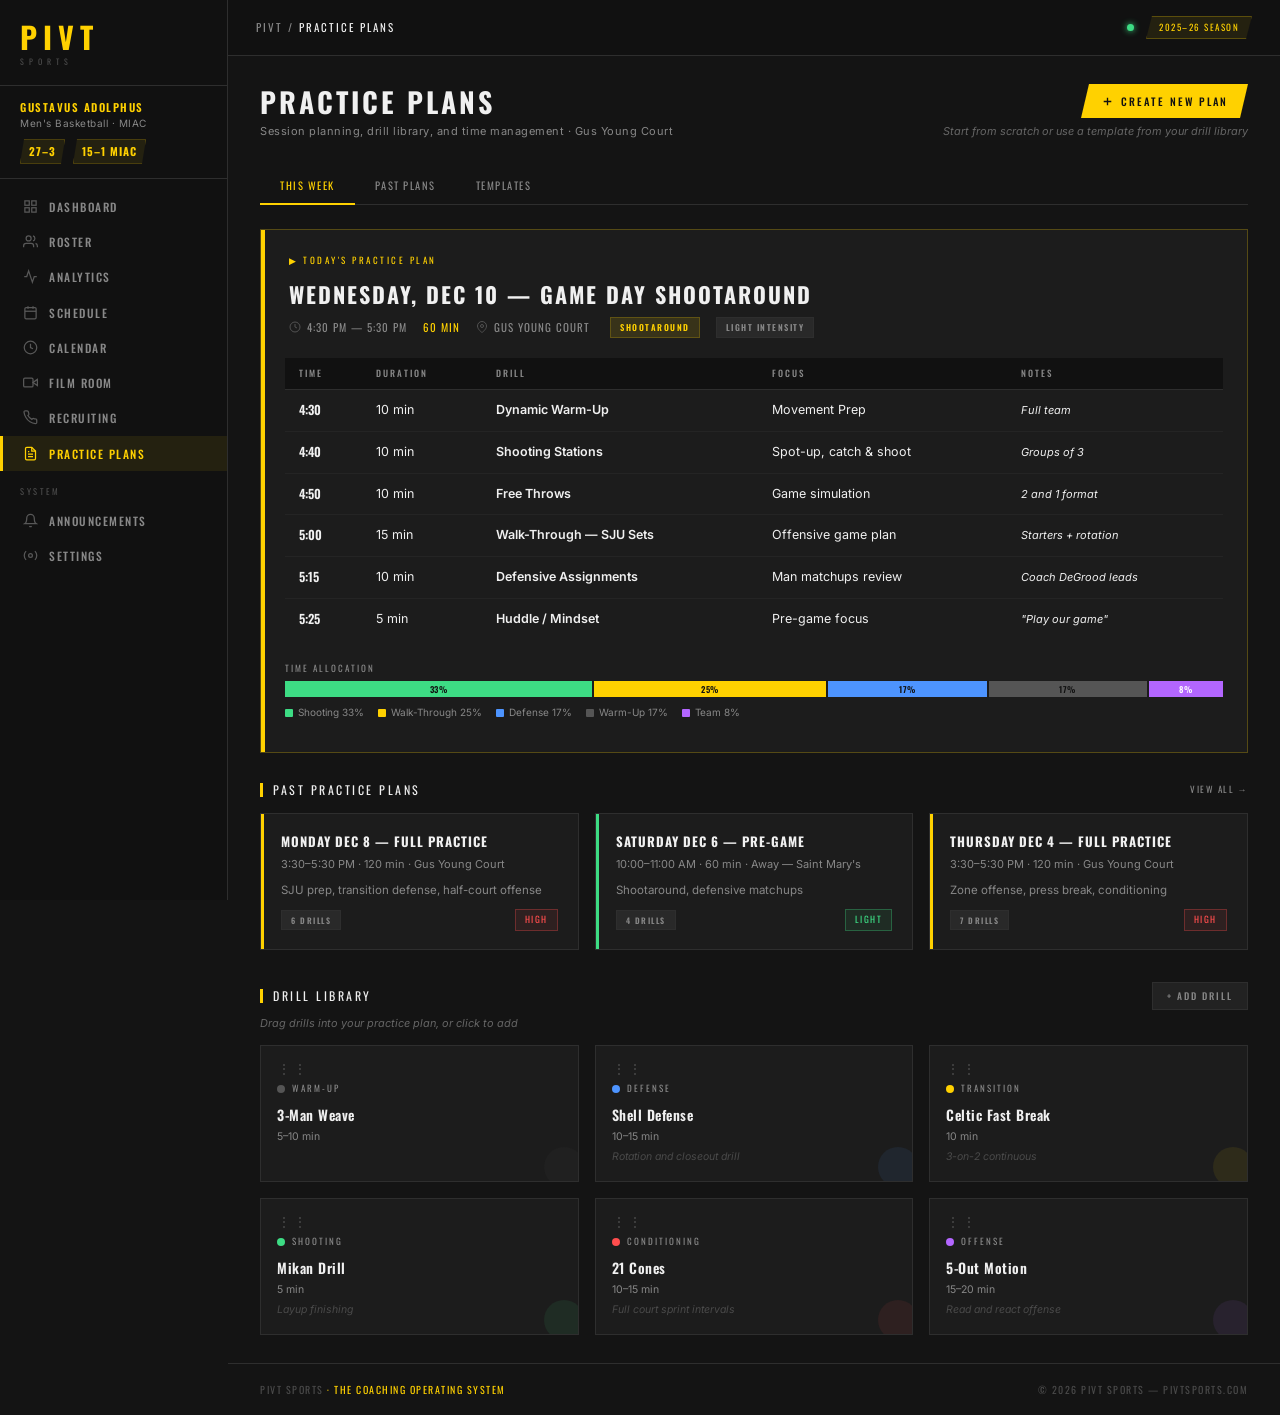
<file: practice.html>
<!DOCTYPE html>
<html lang="en">
<head>
  <meta charset="UTF-8" />
  <meta name="viewport" content="width=device-width, initial-scale=1.0" />
  <title>Practice Plans — Pivt Sports | Gustavus Men's Basketball</title>
  <link rel="stylesheet" href="styles.css" />
  <style>
    /* ── Featured Practice Plan ───────────────────────────── */
    .featured-plan {
      background: var(--surface);
      border: 1px solid var(--gold-border);
      padding: 24px;
      margin-bottom: 28px;
      position: relative;
      overflow: hidden;
    }
    .featured-plan::before {
      content: '';
      position: absolute;
      top: 0; left: 0;
      width: 4px; height: 100%;
      background: var(--gold);
    }
    .featured-plan-label {
      font-family: 'Oswald', sans-serif;
      font-size: 9px;
      letter-spacing: 2.5px;
      text-transform: uppercase;
      color: var(--gold);
      margin-bottom: 10px;
      padding-left: 4px;
    }
    .featured-plan-title {
      font-family: 'Oswald', sans-serif;
      font-size: 22px;
      font-weight: 700;
      letter-spacing: 2px;
      color: var(--text);
      text-transform: uppercase;
      margin-bottom: 6px;
      padding-left: 4px;
    }
    .featured-plan-meta {
      display: flex;
      align-items: center;
      gap: 16px;
      padding-left: 4px;
      margin-bottom: 20px;
      flex-wrap: wrap;
    }
    .fpm-item {
      display: flex;
      align-items: center;
      gap: 6px;
      font-size: 11px;
      color: var(--text-muted);
      font-family: 'Oswald', sans-serif;
      letter-spacing: 1px;
      text-transform: uppercase;
    }
    .fpm-item svg { opacity: 0.5; }

    /* ── Drill Table ─────────────────────────────────────── */
    .drill-table {
      width: 100%;
      border-collapse: collapse;
      font-size: 12.5px;
      margin-bottom: 22px;
    }
    .drill-table th {
      font-family: 'Oswald', sans-serif;
      font-size: 9px;
      letter-spacing: 2px;
      text-transform: uppercase;
      color: var(--text-muted);
      padding: 9px 14px;
      text-align: left;
      border-bottom: 1px solid var(--border);
      background: var(--black);
      font-weight: 500;
      white-space: nowrap;
    }
    .drill-table td {
      padding: 11px 14px;
      border-bottom: 1px solid rgba(255,255,255,0.035);
      color: var(--text);
      vertical-align: middle;
    }
    .drill-table tbody tr:hover { background: rgba(255,209,0,0.02); }
    .drill-table tbody tr:last-child td { border-bottom: none; }
    .drill-time { color: var(--gold); font-family: 'Oswald', sans-serif; font-weight: 600; white-space: nowrap; }
    .drill-dur  { color: var(--text-muted); white-space: nowrap; }
    .drill-name { font-weight: 600; }
    .drill-focus { color: var(--text-muted); }
    .drill-notes { color: var(--text-dim); font-style: italic; font-size: 11px; }

    /* ── Allocation Bar ──────────────────────────────────── */
    .alloc-bar-wrap {
      margin-bottom: 8px;
    }
    .alloc-bar-label {
      font-family: 'Oswald', sans-serif;
      font-size: 9px;
      letter-spacing: 2px;
      text-transform: uppercase;
      color: var(--text-muted);
      margin-bottom: 6px;
    }
    .alloc-bar {
      display: flex;
      height: 16px;
      overflow: hidden;
      gap: 2px;
    }
    .alloc-seg {
      height: 100%;
      display: flex;
      align-items: center;
      justify-content: center;
      font-family: 'Oswald', sans-serif;
      font-size: 8.5px;
      font-weight: 600;
      letter-spacing: 0.5px;
      color: #111;
      overflow: hidden;
      white-space: nowrap;
    }
    .alloc-legend {
      display: flex;
      gap: 14px;
      margin-top: 8px;
      flex-wrap: wrap;
    }
    .alloc-legend-item {
      display: flex;
      align-items: center;
      gap: 5px;
      font-size: 10px;
      color: var(--text-muted);
    }
    .alloc-dot {
      width: 8px; height: 8px;
      border-radius: 1px;
      flex-shrink: 0;
    }

    /* ── Past Plan Cards ─────────────────────────────────── */
    .past-plan-card {
      background: var(--surface);
      border: 1px solid var(--border);
      padding: 18px 20px;
      position: relative;
      transition: border-color 0.15s, background 0.15s;
      cursor: pointer;
    }
    .past-plan-card:hover { border-color: var(--border2); background: #202020; }
    .past-plan-card::before {
      content: '';
      position: absolute;
      top: 0; left: 0;
      width: 3px; height: 100%;
    }
    .ppc-gold::before { background: var(--gold); }
    .ppc-green::before { background: var(--success); }

    .past-plan-date {
      font-family: 'Oswald', sans-serif;
      font-size: 13px;
      font-weight: 700;
      letter-spacing: 1px;
      color: var(--text);
      text-transform: uppercase;
      margin-bottom: 4px;
    }
    .past-plan-time {
      font-size: 11px;
      color: var(--text-muted);
      margin-bottom: 10px;
    }
    .past-plan-focus {
      font-size: 11.5px;
      color: var(--text-muted);
      margin-bottom: 10px;
      line-height: 1.5;
    }
    .past-plan-footer {
      display: flex;
      align-items: center;
      justify-content: space-between;
    }
    .intensity-tag {
      font-family: 'Oswald', sans-serif;
      font-size: 9px;
      letter-spacing: 1.5px;
      text-transform: uppercase;
      padding: 3px 9px;
      border: 1px solid;
    }
    .intensity-high  { color: var(--danger);  border-color: rgba(255,77,77,0.3);   background: rgba(255,77,77,0.08);   }
    .intensity-light { color: var(--success); border-color: rgba(61,220,132,0.3);  background: rgba(61,220,132,0.08);  }
    .intensity-med   { color: var(--gold);    border-color: var(--gold-border);     background: var(--gold-dim);        }

    /* ── Drill Library ───────────────────────────────────── */
    .drill-card {
      background: var(--surface);
      border: 1px solid var(--border);
      padding: 16px;
      position: relative;
      overflow: hidden;
      transition: border-color 0.15s;
      cursor: pointer;
    }
    .drill-card:hover { border-color: var(--border2); }
    .drill-card-cat {
      display: flex;
      align-items: center;
      gap: 7px;
      margin-bottom: 8px;
    }
    .cat-dot {
      width: 8px; height: 8px;
      border-radius: 50%;
      flex-shrink: 0;
    }
    .cat-label {
      font-family: 'Oswald', sans-serif;
      font-size: 9px;
      letter-spacing: 2px;
      text-transform: uppercase;
      color: var(--text-muted);
    }
    .drill-card-name {
      font-family: 'Oswald', sans-serif;
      font-size: 14px;
      font-weight: 600;
      letter-spacing: 0.5px;
      color: var(--text);
      margin-bottom: 4px;
    }
    .drill-card-time {
      font-size: 10.5px;
      color: var(--text-muted);
      margin-bottom: 5px;
    }
    .drill-card-desc {
      font-size: 10.5px;
      color: var(--text-dim);
      font-style: italic;
    }
    .drill-card-corner {
      position: absolute;
      bottom: -6px; right: -6px;
      width: 40px; height: 40px;
      border-radius: 50%;
      opacity: 0.08;
    }
  </style>
</head>
<body>

<!-- Overlay -->
<div class="sidebar-overlay" id="sidebar-overlay"></div>

<!-- ── Sidebar ────────────────────────────────────────────── -->
<aside class="sidebar" id="sidebar">
  <div class="sidebar-logo">
    <div class="logo-pivt">PIVT</div>
    <div class="logo-sports">SPORTS</div>
  </div>
  <div class="sidebar-team">
    <div class="sidebar-team-name">Gustavus Adolphus</div>
    <div class="sidebar-team-sub">Men's Basketball · MIAC</div>
    <div class="sidebar-record">
      <div class="record-pill">27–3</div>
      <div class="record-pill">15–1 MIAC</div>
    </div>
  </div>
  <nav class="sidebar-nav">
    <a href="index.html" class="nav-item">
      <svg viewBox="0 0 24 24" fill="none" stroke="currentColor" stroke-width="2"><rect x="3" y="3" width="7" height="7"/><rect x="14" y="3" width="7" height="7"/><rect x="14" y="14" width="7" height="7"/><rect x="3" y="14" width="7" height="7"/></svg>
      Dashboard
    </a>
    <a href="roster.html" class="nav-item">
      <svg viewBox="0 0 24 24" fill="none" stroke="currentColor" stroke-width="2"><path d="M17 21v-2a4 4 0 0 0-4-4H5a4 4 0 0 0-4 4v2"/><circle cx="9" cy="7" r="4"/><path d="M23 21v-2a4 4 0 0 0-3-3.87"/><path d="M16 3.13a4 4 0 0 1 0 7.75"/></svg>
      Roster
    </a>
    <a href="stats.html" class="nav-item">
      <svg viewBox="0 0 24 24" fill="none" stroke="currentColor" stroke-width="2"><polyline points="22 12 18 12 15 21 9 3 6 12 2 12"/></svg>
      Analytics
    </a>
    <a href="schedule.html" class="nav-item">
      <svg viewBox="0 0 24 24" fill="none" stroke="currentColor" stroke-width="2"><rect x="3" y="4" width="18" height="18" rx="2" ry="2"/><line x1="16" y1="2" x2="16" y2="6"/><line x1="8" y1="2" x2="8" y2="6"/><line x1="3" y1="10" x2="21" y2="10"/></svg>
      Schedule
    </a>
    <a href="calendar.html" class="nav-item">
      <svg viewBox="0 0 24 24" fill="none" stroke="currentColor" stroke-width="2"><circle cx="12" cy="12" r="10"/><polyline points="12 6 12 12 16 14"/></svg>
      Calendar
    </a>
    <a href="film.html" class="nav-item">
      <svg viewBox="0 0 24 24" fill="none" stroke="currentColor" stroke-width="2"><polygon points="23 7 16 12 23 17 23 7"/><rect x="1" y="5" width="15" height="14" rx="2" ry="2"/></svg>
      Film Room
    </a>
    <a href="recruiting.html" class="nav-item">
      <svg viewBox="0 0 24 24" fill="none" stroke="currentColor" stroke-width="2"><path d="M22 16.92v3a2 2 0 0 1-2.18 2 19.79 19.79 0 0 1-8.63-3.07A19.5 19.5 0 0 1 4.69 12 19.79 19.79 0 0 1 1.61 3.41 2 2 0 0 1 3.6 1.23h3a2 2 0 0 1 2 1.72c.127.96.361 1.903.7 2.81a2 2 0 0 1-.45 2.11L7.91 8.73a16 16 0 0 0 6.29 6.29l.87-.87a2 2 0 0 1 2.11-.45c.907.339 1.85.573 2.81.7A2 2 0 0 1 21.94 16.92z"/></svg>
      Recruiting
    </a>
    <a href="practice.html" class="nav-item active">
      <svg viewBox="0 0 24 24" fill="none" stroke="currentColor" stroke-width="2"><path d="M14 2H6a2 2 0 0 0-2 2v16a2 2 0 0 0 2 2h12a2 2 0 0 0 2-2V8z"/><polyline points="14 2 14 8 20 8"/><line x1="16" y1="13" x2="8" y2="13"/><line x1="16" y1="17" x2="8" y2="17"/><polyline points="10 9 9 9 8 9"/></svg>
      Practice Plans
    </a>
    <div class="nav-group-label">System</div>
    <a href="announcements.html" class="nav-item">
      <svg viewBox="0 0 24 24" fill="none" stroke="currentColor" stroke-width="2"><path d="M18 8A6 6 0 0 0 6 8c0 7-3 9-3 9h18s-3-2-3-9"/><path d="M13.73 21a2 2 0 0 1-3.46 0"/></svg>
      Announcements
    </a>
    <a href="#" class="nav-item">
      <svg viewBox="0 0 24 24" fill="none" stroke="currentColor" stroke-width="2"><circle cx="12" cy="12" r="3"/><path d="M19.07 4.93a10 10 0 0 1 0 14.14M4.93 4.93a10 10 0 0 0 0 14.14"/></svg>
      Settings
    </a>
  </nav>
</aside>

<!-- ── Main ──────────────────────────────────────────────── -->
<div class="main">

  <!-- Top Bar -->
  <header class="topbar">
    <div class="topbar-left">
      <button class="hamburger" id="hamburger" aria-label="Menu">
        <svg width="20" height="20" viewBox="0 0 24 24" fill="none" stroke="currentColor" stroke-width="2"><line x1="3" y1="6" x2="21" y2="6"/><line x1="3" y1="12" x2="21" y2="12"/><line x1="3" y1="18" x2="21" y2="18"/></svg>
      </button>
      <div class="topbar-path">PIVT / <span>Practice Plans</span></div>
    </div>
    <div class="topbar-right">
      <div class="topbar-dot" title="Live"></div>
      <div class="topbar-tag">2025–26 Season</div>
    </div>
  </header>

  <!-- Content -->
  <main class="content">

    <!-- Page Header -->
    <div class="page-header">
      <div class="page-header-row">
        <div>
          <div class="page-title">Practice Plans</div>
          <div class="page-subtitle">Session planning, drill library, and time management · Gus Young Court</div>
        </div>
        <div style="text-align:right;">
          <button class="btn btn-gold">
            <svg width="13" height="13" viewBox="0 0 24 24" fill="none" stroke="currentColor" stroke-width="2.5"><line x1="12" y1="5" x2="12" y2="19"/><line x1="5" y1="12" x2="19" y2="12"/></svg>
            Create New Plan
          </button>
          <div class="helper-text">Start from scratch or use a template from your drill library</div>
        </div>
      </div>
    </div>

    <!-- Filter Tabs -->
    <div class="tabs" style="margin-bottom: 24px;">
      <button class="tab active">This Week</button>
      <button class="tab">Past Plans</button>
      <button class="tab">Templates</button>
    </div>

    <!-- Today's Featured Plan -->
    <div class="featured-plan">
      <div class="featured-plan-label">▶ Today's Practice Plan</div>
      <div class="featured-plan-title">Wednesday, Dec 10 — Game Day Shootaround</div>
      <div class="featured-plan-meta">
        <div class="fpm-item">
          <svg width="12" height="12" viewBox="0 0 24 24" fill="none" stroke="currentColor" stroke-width="2"><circle cx="12" cy="12" r="10"/><polyline points="12 6 12 12 16 14"/></svg>
          4:30 PM — 5:30 PM
        </div>
        <div class="fpm-item" style="color:var(--gold);">60 min</div>
        <div class="fpm-item">
          <svg width="12" height="12" viewBox="0 0 24 24" fill="none" stroke="currentColor" stroke-width="2"><path d="M21 10c0 7-9 13-9 13s-9-6-9-13a9 9 0 0 1 18 0z"/><circle cx="12" cy="10" r="3"/></svg>
          Gus Young Court
        </div>
        <span class="badge badge-gold" style="margin-left:4px;">Shootaround</span>
        <span class="badge badge-gray">Light Intensity</span>
      </div>

      <!-- Drill breakdown table -->
      <div class="table-wrap">
        <table class="drill-table">
          <thead>
            <tr>
              <th>Time</th>
              <th>Duration</th>
              <th>Drill</th>
              <th>Focus</th>
              <th>Notes</th>
            </tr>
          </thead>
          <tbody>
            <tr>
              <td class="drill-time">4:30</td>
              <td class="drill-dur">10 min</td>
              <td class="drill-name">Dynamic Warm-Up</td>
              <td class="drill-focus">Movement Prep</td>
              <td class="drill-notes">Full team</td>
            </tr>
            <tr>
              <td class="drill-time">4:40</td>
              <td class="drill-dur">10 min</td>
              <td class="drill-name">Shooting Stations</td>
              <td class="drill-focus">Spot-up, catch &amp; shoot</td>
              <td class="drill-notes">Groups of 3</td>
            </tr>
            <tr>
              <td class="drill-time">4:50</td>
              <td class="drill-dur">10 min</td>
              <td class="drill-name">Free Throws</td>
              <td class="drill-focus">Game simulation</td>
              <td class="drill-notes">2 and 1 format</td>
            </tr>
            <tr>
              <td class="drill-time">5:00</td>
              <td class="drill-dur">15 min</td>
              <td class="drill-name">Walk-Through — SJU Sets</td>
              <td class="drill-focus">Offensive game plan</td>
              <td class="drill-notes">Starters + rotation</td>
            </tr>
            <tr>
              <td class="drill-time">5:15</td>
              <td class="drill-dur">10 min</td>
              <td class="drill-name">Defensive Assignments</td>
              <td class="drill-focus">Man matchups review</td>
              <td class="drill-notes">Coach DeGrood leads</td>
            </tr>
            <tr>
              <td class="drill-time">5:25</td>
              <td class="drill-dur">5 min</td>
              <td class="drill-name">Huddle / Mindset</td>
              <td class="drill-focus">Pre-game focus</td>
              <td class="drill-notes">"Play our game"</td>
            </tr>
          </tbody>
        </table>
      </div>

      <!-- Time Allocation Bar -->
      <div class="alloc-bar-wrap">
        <div class="alloc-bar-label">Time Allocation</div>
        <div class="alloc-bar">
          <div class="alloc-seg" style="width:33%; background:#3ddc84;">33%</div>
          <div class="alloc-seg" style="width:25%; background:var(--gold);">25%</div>
          <div class="alloc-seg" style="width:17%; background:#4d94ff;">17%</div>
          <div class="alloc-seg" style="width:17%; background:#555;">17%</div>
          <div class="alloc-seg" style="width:8%;  background:#b366ff; color:#fff;">8%</div>
        </div>
        <div class="alloc-legend">
          <div class="alloc-legend-item"><div class="alloc-dot" style="background:#3ddc84;"></div>Shooting 33%</div>
          <div class="alloc-legend-item"><div class="alloc-dot" style="background:var(--gold);"></div>Walk-Through 25%</div>
          <div class="alloc-legend-item"><div class="alloc-dot" style="background:#4d94ff;"></div>Defense 17%</div>
          <div class="alloc-legend-item"><div class="alloc-dot" style="background:#555;"></div>Warm-Up 17%</div>
          <div class="alloc-legend-item"><div class="alloc-dot" style="background:#b366ff;"></div>Team 8%</div>
        </div>
      </div>

    </div><!-- /featured-plan -->

    <!-- Past Plans -->
    <div class="section-header" style="margin-bottom:14px;">
      <div class="section-title">Past Practice Plans</div>
      <a href="#" class="section-link">View All →</a>
    </div>
    <div class="grid-3" style="margin-bottom:32px;">

      <div class="past-plan-card ppc-gold">
        <div class="past-plan-date">Monday Dec 8 — Full Practice</div>
        <div class="past-plan-time">3:30–5:30 PM · 120 min · Gus Young Court</div>
        <div class="past-plan-focus">SJU prep, transition defense, half-court offense</div>
        <div class="past-plan-footer">
          <span class="badge badge-gray" style="font-size:8px;">6 Drills</span>
          <span class="intensity-tag intensity-high">High</span>
        </div>
      </div>

      <div class="past-plan-card ppc-green">
        <div class="past-plan-date">Saturday Dec 6 — Pre-Game</div>
        <div class="past-plan-time">10:00–11:00 AM · 60 min · Away — Saint Mary's</div>
        <div class="past-plan-focus">Shootaround, defensive matchups</div>
        <div class="past-plan-footer">
          <span class="badge badge-gray" style="font-size:8px;">4 Drills</span>
          <span class="intensity-tag intensity-light">Light</span>
        </div>
      </div>

      <div class="past-plan-card ppc-gold">
        <div class="past-plan-date">Thursday Dec 4 — Full Practice</div>
        <div class="past-plan-time">3:30–5:30 PM · 120 min · Gus Young Court</div>
        <div class="past-plan-focus">Zone offense, press break, conditioning</div>
        <div class="past-plan-footer">
          <span class="badge badge-gray" style="font-size:8px;">7 Drills</span>
          <span class="intensity-tag intensity-high">High</span>
        </div>
      </div>

    </div>

    <!-- Drill Library -->
    <div class="section-header" style="margin-bottom:4px;">
      <div class="section-title">Drill Library</div>
      <button class="btn btn-ghost btn-sm">+ Add Drill</button>
    </div>
    <div class="helper-text" style="margin-bottom:14px;">Drag drills into your practice plan, or click to add</div>
    <div class="grid-3">

      <div class="drill-card" draggable="true" title="Drag to add to practice plan">
        <span class="drill-grip">⋮⋮</span>
        <div class="drill-card-cat">
          <div class="cat-dot" style="background:#555;"></div>
          <div class="cat-label">Warm-Up</div>
        </div>
        <div class="drill-card-name">3-Man Weave</div>
        <div class="drill-card-time">5–10 min</div>
        <div class="drill-card-corner" style="background:#555;"></div>
      </div>

      <div class="drill-card" draggable="true" title="Drag to add to practice plan">
        <span class="drill-grip">⋮⋮</span>
        <div class="drill-card-cat">
          <div class="cat-dot" style="background:#4d94ff;"></div>
          <div class="cat-label">Defense</div>
        </div>
        <div class="drill-card-name">Shell Defense</div>
        <div class="drill-card-time">10–15 min</div>
        <div class="drill-card-desc">Rotation and closeout drill</div>
        <div class="drill-card-corner" style="background:#4d94ff;"></div>
      </div>

      <div class="drill-card" draggable="true" title="Drag to add to practice plan">
        <span class="drill-grip">⋮⋮</span>
        <div class="drill-card-cat">
          <div class="cat-dot" style="background:var(--gold);"></div>
          <div class="cat-label">Transition</div>
        </div>
        <div class="drill-card-name">Celtic Fast Break</div>
        <div class="drill-card-time">10 min</div>
        <div class="drill-card-desc">3-on-2 continuous</div>
        <div class="drill-card-corner" style="background:var(--gold);"></div>
      </div>

      <div class="drill-card" draggable="true" title="Drag to add to practice plan">
        <span class="drill-grip">⋮⋮</span>
        <div class="drill-card-cat">
          <div class="cat-dot" style="background:#3ddc84;"></div>
          <div class="cat-label">Shooting</div>
        </div>
        <div class="drill-card-name">Mikan Drill</div>
        <div class="drill-card-time">5 min</div>
        <div class="drill-card-desc">Layup finishing</div>
        <div class="drill-card-corner" style="background:#3ddc84;"></div>
      </div>

      <div class="drill-card" draggable="true" title="Drag to add to practice plan">
        <span class="drill-grip">⋮⋮</span>
        <div class="drill-card-cat">
          <div class="cat-dot" style="background:#ff4d4d;"></div>
          <div class="cat-label">Conditioning</div>
        </div>
        <div class="drill-card-name">21 Cones</div>
        <div class="drill-card-time">10–15 min</div>
        <div class="drill-card-desc">Full court sprint intervals</div>
        <div class="drill-card-corner" style="background:#ff4d4d;"></div>
      </div>

      <div class="drill-card" draggable="true" title="Drag to add to practice plan">
        <span class="drill-grip">⋮⋮</span>
        <div class="drill-card-cat">
          <div class="cat-dot" style="background:#b366ff;"></div>
          <div class="cat-label">Offense</div>
        </div>
        <div class="drill-card-name">5-Out Motion</div>
        <div class="drill-card-time">15–20 min</div>
        <div class="drill-card-desc">Read and react offense</div>
        <div class="drill-card-corner" style="background:#b366ff;"></div>
      </div>

    </div>

  </main>

  <!-- Footer -->
  <footer class="footer">
    <div>Pivt Sports <span class="footer-brand">· The Coaching Operating System</span></div>
    <div>© 2026 Pivt Sports — pivtsports.com</div>
  </footer>

</div>

<script src="app.js"></script>
<script>
  // Tab switching
  document.querySelectorAll('.tab').forEach(tab => {
    tab.addEventListener('click', () => {
      document.querySelectorAll('.tab').forEach(t => t.classList.remove('active'));
      tab.classList.add('active');
    });
  });
</script>
</body>
</html>
</file>
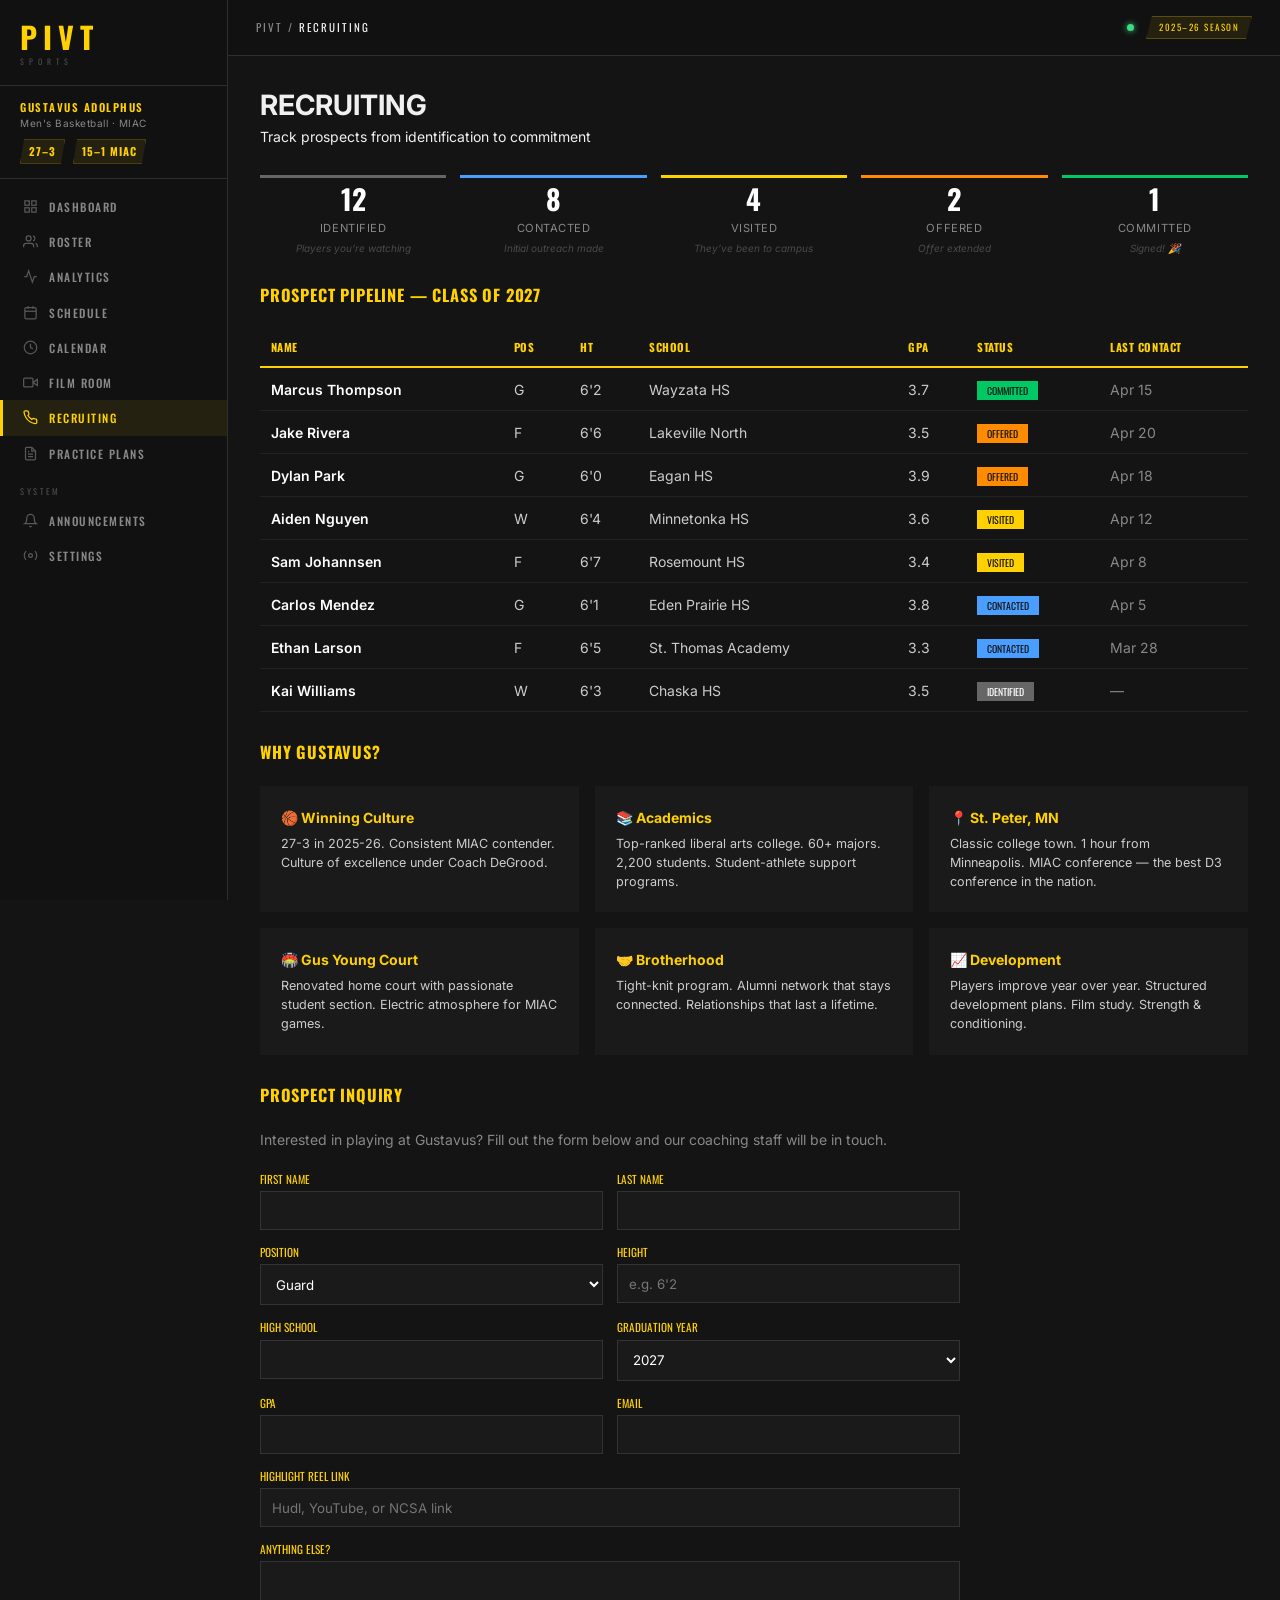
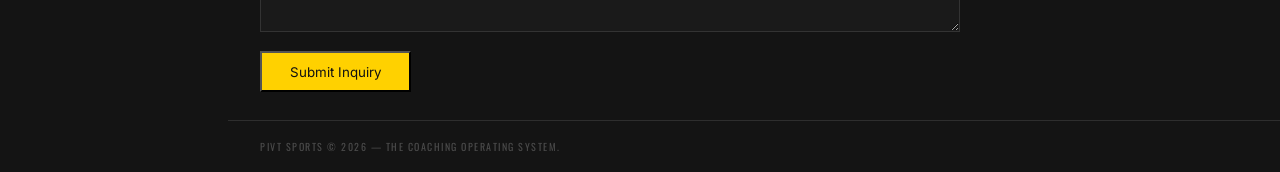
<file: recruiting.html>
<!DOCTYPE html>
<html lang="en">
<head>
  <meta charset="UTF-8" />
  <meta name="viewport" content="width=device-width, initial-scale=1.0" />
  <title>Recruiting — Pivt Sports | Gustavus Men's Basketball</title>
  <link rel="stylesheet" href="styles.css" />
</head>
<body>

<div class="sidebar-overlay" id="sidebar-overlay"></div>

<aside class="sidebar" id="sidebar">
  <div class="sidebar-logo">
    <div class="logo-pivt">PIVT</div>
    <div class="logo-sports">SPORTS</div>
  </div>
  <div class="sidebar-team">
    <div class="sidebar-team-name">Gustavus Adolphus</div>
    <div class="sidebar-team-sub">Men's Basketball · MIAC</div>
    <div class="sidebar-record">
      <div class="record-pill">27–3</div>
      <div class="record-pill">15–1 MIAC</div>
    </div>
  </div>
  <nav class="sidebar-nav">
    <a href="index.html" class="nav-item">
      <svg viewBox="0 0 24 24" fill="none" stroke="currentColor" stroke-width="2"><rect x="3" y="3" width="7" height="7"/><rect x="14" y="3" width="7" height="7"/><rect x="14" y="14" width="7" height="7"/><rect x="3" y="14" width="7" height="7"/></svg>
      Dashboard
    </a>
    <a href="roster.html" class="nav-item">
      <svg viewBox="0 0 24 24" fill="none" stroke="currentColor" stroke-width="2"><path d="M17 21v-2a4 4 0 0 0-4-4H5a4 4 0 0 0-4 4v2"/><circle cx="9" cy="7" r="4"/><path d="M23 21v-2a4 4 0 0 0-3-3.87"/><path d="M16 3.13a4 4 0 0 1 0 7.75"/></svg>
      Roster
    </a>
    <a href="stats.html" class="nav-item">
      <svg viewBox="0 0 24 24" fill="none" stroke="currentColor" stroke-width="2"><polyline points="22 12 18 12 15 21 9 3 6 12 2 12"/></svg>
      Analytics
    </a>
    <a href="schedule.html" class="nav-item">
      <svg viewBox="0 0 24 24" fill="none" stroke="currentColor" stroke-width="2"><rect x="3" y="4" width="18" height="18" rx="2" ry="2"/><line x1="16" y1="2" x2="16" y2="6"/><line x1="8" y1="2" x2="8" y2="6"/><line x1="3" y1="10" x2="21" y2="10"/></svg>
      Schedule
    </a>
    <a href="calendar.html" class="nav-item">
      <svg viewBox="0 0 24 24" fill="none" stroke="currentColor" stroke-width="2"><circle cx="12" cy="12" r="10"/><polyline points="12 6 12 12 16 14"/></svg>
      Calendar
    </a>
    <a href="film.html" class="nav-item">
      <svg viewBox="0 0 24 24" fill="none" stroke="currentColor" stroke-width="2"><polygon points="23 7 16 12 23 17 23 7"/><rect x="1" y="5" width="15" height="14" rx="2" ry="2"/></svg>
      Film Room
    </a>
    <a href="recruiting.html" class="nav-item active">
      <svg viewBox="0 0 24 24" fill="none" stroke="currentColor" stroke-width="2"><path d="M22 16.92v3a2 2 0 0 1-2.18 2 19.79 19.79 0 0 1-8.63-3.07A19.5 19.5 0 0 1 4.69 12 19.79 19.79 0 0 1 1.61 3.41 2 2 0 0 1 3.6 1.23h3a2 2 0 0 1 2 1.72c.127.96.361 1.903.7 2.81a2 2 0 0 1-.45 2.11L7.91 8.73a16 16 0 0 0 6.29 6.29l.87-.87a2 2 0 0 1 2.11-.45c.907.339 1.85.573 2.81.7A2 2 0 0 1 21.94 16.92z"/></svg>
      Recruiting
    </a>
    <a href="practice.html" class="nav-item">
      <svg viewBox="0 0 24 24" fill="none" stroke="currentColor" stroke-width="2"><path d="M14 2H6a2 2 0 0 0-2 2v16a2 2 0 0 0 2 2h12a2 2 0 0 0 2-2V8z"/><polyline points="14 2 14 8 20 8"/><line x1="16" y1="13" x2="8" y2="13"/><line x1="16" y1="17" x2="8" y2="17"/><polyline points="10 9 9 9 8 9"/></svg>
      Practice Plans
    </a>
    <div class="nav-group-label">System</div>
    <a href="announcements.html" class="nav-item">
      <svg viewBox="0 0 24 24" fill="none" stroke="currentColor" stroke-width="2"><path d="M18 8A6 6 0 0 0 6 8c0 7-3 9-3 9h18s-3-2-3-9"/><path d="M13.73 21a2 2 0 0 1-3.46 0"/></svg>
      Announcements
    </a>
    <a href="#" class="nav-item">
      <svg viewBox="0 0 24 24" fill="none" stroke="currentColor" stroke-width="2"><circle cx="12" cy="12" r="3"/><path d="M19.07 4.93a10 10 0 0 1 0 14.14M4.93 4.93a10 10 0 0 0 0 14.14"/></svg>
      Settings
    </a>
  </nav>
</aside>

<div class="main">
  <header class="topbar">
    <div class="topbar-left">
      <button class="hamburger" id="hamburger" aria-label="Menu">
        <svg width="20" height="20" viewBox="0 0 24 24" fill="none" stroke="currentColor" stroke-width="2"><line x1="3" y1="6" x2="21" y2="6"/><line x1="3" y1="12" x2="21" y2="12"/><line x1="3" y1="18" x2="21" y2="18"/></svg>
      </button>
      <div class="topbar-path">PIVT / <span>Recruiting</span></div>
    </div>
    <div class="topbar-right">
      <div class="topbar-dot" title="Live"></div>
      <div class="topbar-tag">2025–26 Season</div>
    </div>
  </header>

  <div class="content">
    <div class="page-header">
      <h1>RECRUITING</h1>
      <p class="page-sub">Track prospects from identification to commitment</p>
    </div>

    <!-- Pipeline Summary -->
    <div class="grid-5" style="display: grid; grid-template-columns: repeat(5, 1fr); gap: 1rem; margin-bottom: 2rem;">
      <div class="section-card" style="text-align: center; border-top: 3px solid #666;">
        <div style="font-size: 2rem; font-weight: 700; color: #fff; font-family: 'Oswald', sans-serif;">12</div>
        <div style="color: #888; font-size: 0.8rem; text-transform: uppercase; letter-spacing: 0.05em;">Identified</div>
        <div class="stage-desc">Players you&rsquo;re watching</div>
      </div>
      <div class="section-card" style="text-align: center; border-top: 3px solid #4a9eff;">
        <div style="font-size: 2rem; font-weight: 700; color: #fff; font-family: 'Oswald', sans-serif;">8</div>
        <div style="color: #888; font-size: 0.8rem; text-transform: uppercase; letter-spacing: 0.05em;">Contacted</div>
        <div class="stage-desc">Initial outreach made</div>
      </div>
      <div class="section-card" style="text-align: center; border-top: 3px solid #FFD100;">
        <div style="font-size: 2rem; font-weight: 700; color: #fff; font-family: 'Oswald', sans-serif;">4</div>
        <div style="color: #888; font-size: 0.8rem; text-transform: uppercase; letter-spacing: 0.05em;">Visited</div>
        <div class="stage-desc">They&rsquo;ve been to campus</div>
      </div>
      <div class="section-card" style="text-align: center; border-top: 3px solid #ff8c00;">
        <div style="font-size: 2rem; font-weight: 700; color: #fff; font-family: 'Oswald', sans-serif;">2</div>
        <div style="color: #888; font-size: 0.8rem; text-transform: uppercase; letter-spacing: 0.05em;">Offered</div>
        <div class="stage-desc">Offer extended</div>
      </div>
      <div class="section-card" style="text-align: center; border-top: 3px solid #00c864;">
        <div style="font-size: 2rem; font-weight: 700; color: #fff; font-family: 'Oswald', sans-serif;">1</div>
        <div style="color: #888; font-size: 0.8rem; text-transform: uppercase; letter-spacing: 0.05em;">Committed</div>
        <div class="stage-desc">Signed! 🎉</div>
      </div>
    </div>

    <!-- Prospect List -->
    <div class="section-card">
      <h3 style="color: #FFD100; margin-bottom: 1.5rem; font-family: 'Oswald', sans-serif; text-transform: uppercase; letter-spacing: 0.05em;">Prospect Pipeline — Class of 2027</h3>
      
      <div style="overflow-x: auto;">
        <table style="width: 100%; border-collapse: collapse;">
          <thead>
            <tr style="border-bottom: 2px solid #FFD100;">
              <th style="text-align: left; padding: 0.75rem; color: #FFD100; font-family: 'Oswald', sans-serif; text-transform: uppercase; font-size: 0.8rem; letter-spacing: 0.05em;">Name</th>
              <th style="text-align: left; padding: 0.75rem; color: #FFD100; font-family: 'Oswald', sans-serif; text-transform: uppercase; font-size: 0.8rem; letter-spacing: 0.05em;">Pos</th>
              <th style="text-align: left; padding: 0.75rem; color: #FFD100; font-family: 'Oswald', sans-serif; text-transform: uppercase; font-size: 0.8rem; letter-spacing: 0.05em;">Ht</th>
              <th style="text-align: left; padding: 0.75rem; color: #FFD100; font-family: 'Oswald', sans-serif; text-transform: uppercase; font-size: 0.8rem; letter-spacing: 0.05em;">School</th>
              <th style="text-align: left; padding: 0.75rem; color: #FFD100; font-family: 'Oswald', sans-serif; text-transform: uppercase; font-size: 0.8rem; letter-spacing: 0.05em;">GPA</th>
              <th style="text-align: left; padding: 0.75rem; color: #FFD100; font-family: 'Oswald', sans-serif; text-transform: uppercase; font-size: 0.8rem; letter-spacing: 0.05em;">Status</th>
              <th style="text-align: left; padding: 0.75rem; color: #FFD100; font-family: 'Oswald', sans-serif; text-transform: uppercase; font-size: 0.8rem; letter-spacing: 0.05em;">Last Contact</th>
            </tr>
          </thead>
          <tbody>
            <tr style="border-bottom: 1px solid #222;">
              <td style="padding: 0.75rem; color: #fff; font-weight: 600;">Marcus Thompson</td>
              <td style="padding: 0.75rem; color: #ccc;">G</td>
              <td style="padding: 0.75rem; color: #ccc;">6'2</td>
              <td style="padding: 0.75rem; color: #ccc;">Wayzata HS</td>
              <td style="padding: 0.75rem; color: #ccc;">3.7</td>
              <td style="padding: 0.75rem;"><span style="background: #00c864; color: #111; padding: 2px 10px; font-size: 0.7rem; font-family: 'Oswald', sans-serif; text-transform: uppercase;">Committed</span></td>
              <td style="padding: 0.75rem; color: #888;">Apr 15</td>
            </tr>
            <tr style="border-bottom: 1px solid #222;">
              <td style="padding: 0.75rem; color: #fff; font-weight: 600;">Jake Rivera</td>
              <td style="padding: 0.75rem; color: #ccc;">F</td>
              <td style="padding: 0.75rem; color: #ccc;">6'6</td>
              <td style="padding: 0.75rem; color: #ccc;">Lakeville North</td>
              <td style="padding: 0.75rem; color: #ccc;">3.5</td>
              <td style="padding: 0.75rem;"><span style="background: #ff8c00; color: #111; padding: 2px 10px; font-size: 0.7rem; font-family: 'Oswald', sans-serif; text-transform: uppercase;">Offered</span></td>
              <td style="padding: 0.75rem; color: #888;">Apr 20</td>
            </tr>
            <tr style="border-bottom: 1px solid #222;">
              <td style="padding: 0.75rem; color: #fff; font-weight: 600;">Dylan Park</td>
              <td style="padding: 0.75rem; color: #ccc;">G</td>
              <td style="padding: 0.75rem; color: #ccc;">6'0</td>
              <td style="padding: 0.75rem; color: #ccc;">Eagan HS</td>
              <td style="padding: 0.75rem; color: #ccc;">3.9</td>
              <td style="padding: 0.75rem;"><span style="background: #ff8c00; color: #111; padding: 2px 10px; font-size: 0.7rem; font-family: 'Oswald', sans-serif; text-transform: uppercase;">Offered</span></td>
              <td style="padding: 0.75rem; color: #888;">Apr 18</td>
            </tr>
            <tr style="border-bottom: 1px solid #222;">
              <td style="padding: 0.75rem; color: #fff; font-weight: 600;">Aiden Nguyen</td>
              <td style="padding: 0.75rem; color: #ccc;">W</td>
              <td style="padding: 0.75rem; color: #ccc;">6'4</td>
              <td style="padding: 0.75rem; color: #ccc;">Minnetonka HS</td>
              <td style="padding: 0.75rem; color: #ccc;">3.6</td>
              <td style="padding: 0.75rem;"><span style="background: #FFD100; color: #111; padding: 2px 10px; font-size: 0.7rem; font-family: 'Oswald', sans-serif; text-transform: uppercase;">Visited</span></td>
              <td style="padding: 0.75rem; color: #888;">Apr 12</td>
            </tr>
            <tr style="border-bottom: 1px solid #222;">
              <td style="padding: 0.75rem; color: #fff; font-weight: 600;">Sam Johannsen</td>
              <td style="padding: 0.75rem; color: #ccc;">F</td>
              <td style="padding: 0.75rem; color: #ccc;">6'7</td>
              <td style="padding: 0.75rem; color: #ccc;">Rosemount HS</td>
              <td style="padding: 0.75rem; color: #ccc;">3.4</td>
              <td style="padding: 0.75rem;"><span style="background: #FFD100; color: #111; padding: 2px 10px; font-size: 0.7rem; font-family: 'Oswald', sans-serif; text-transform: uppercase;">Visited</span></td>
              <td style="padding: 0.75rem; color: #888;">Apr 8</td>
            </tr>
            <tr style="border-bottom: 1px solid #222;">
              <td style="padding: 0.75rem; color: #fff; font-weight: 600;">Carlos Mendez</td>
              <td style="padding: 0.75rem; color: #ccc;">G</td>
              <td style="padding: 0.75rem; color: #ccc;">6'1</td>
              <td style="padding: 0.75rem; color: #ccc;">Eden Prairie HS</td>
              <td style="padding: 0.75rem; color: #ccc;">3.8</td>
              <td style="padding: 0.75rem;"><span style="background: #4a9eff; color: #111; padding: 2px 10px; font-size: 0.7rem; font-family: 'Oswald', sans-serif; text-transform: uppercase;">Contacted</span></td>
              <td style="padding: 0.75rem; color: #888;">Apr 5</td>
            </tr>
            <tr style="border-bottom: 1px solid #222;">
              <td style="padding: 0.75rem; color: #fff; font-weight: 600;">Ethan Larson</td>
              <td style="padding: 0.75rem; color: #ccc;">F</td>
              <td style="padding: 0.75rem; color: #ccc;">6'5</td>
              <td style="padding: 0.75rem; color: #ccc;">St. Thomas Academy</td>
              <td style="padding: 0.75rem; color: #ccc;">3.3</td>
              <td style="padding: 0.75rem;"><span style="background: #4a9eff; color: #111; padding: 2px 10px; font-size: 0.7rem; font-family: 'Oswald', sans-serif; text-transform: uppercase;">Contacted</span></td>
              <td style="padding: 0.75rem; color: #888;">Mar 28</td>
            </tr>
            <tr style="border-bottom: 1px solid #222;">
              <td style="padding: 0.75rem; color: #fff; font-weight: 600;">Kai Williams</td>
              <td style="padding: 0.75rem; color: #ccc;">W</td>
              <td style="padding: 0.75rem; color: #ccc;">6'3</td>
              <td style="padding: 0.75rem; color: #ccc;">Chaska HS</td>
              <td style="padding: 0.75rem; color: #ccc;">3.5</td>
              <td style="padding: 0.75rem;"><span style="background: #666; color: #fff; padding: 2px 10px; font-size: 0.7rem; font-family: 'Oswald', sans-serif; text-transform: uppercase;">Identified</span></td>
              <td style="padding: 0.75rem; color: #888;">—</td>
            </tr>
          </tbody>
        </table>
      </div>
    </div>

    <!-- Why Gustavus -->
    <div class="section-card" style="margin-top: 2rem;">
      <h3 style="color: #FFD100; margin-bottom: 1.5rem; font-family: 'Oswald', sans-serif; text-transform: uppercase; letter-spacing: 0.05em;">Why Gustavus?</h3>
      <div class="grid-3">
        <div style="padding: 1.5rem; background: #1a1a1a;">
          <h4 style="color: #FFD100; margin-bottom: 0.5rem;">🏀 Winning Culture</h4>
          <p style="color: #ccc; font-size: 0.9rem;">27-3 in 2025-26. Consistent MIAC contender. Culture of excellence under Coach DeGrood.</p>
        </div>
        <div style="padding: 1.5rem; background: #1a1a1a;">
          <h4 style="color: #FFD100; margin-bottom: 0.5rem;">📚 Academics</h4>
          <p style="color: #ccc; font-size: 0.9rem;">Top-ranked liberal arts college. 60+ majors. 2,200 students. Student-athlete support programs.</p>
        </div>
        <div style="padding: 1.5rem; background: #1a1a1a;">
          <h4 style="color: #FFD100; margin-bottom: 0.5rem;">📍 St. Peter, MN</h4>
          <p style="color: #ccc; font-size: 0.9rem;">Classic college town. 1 hour from Minneapolis. MIAC conference — the best D3 conference in the nation.</p>
        </div>
        <div style="padding: 1.5rem; background: #1a1a1a;">
          <h4 style="color: #FFD100; margin-bottom: 0.5rem;">🏟️ Gus Young Court</h4>
          <p style="color: #ccc; font-size: 0.9rem;">Renovated home court with passionate student section. Electric atmosphere for MIAC games.</p>
        </div>
        <div style="padding: 1.5rem; background: #1a1a1a;">
          <h4 style="color: #FFD100; margin-bottom: 0.5rem;">🤝 Brotherhood</h4>
          <p style="color: #ccc; font-size: 0.9rem;">Tight-knit program. Alumni network that stays connected. Relationships that last a lifetime.</p>
        </div>
        <div style="padding: 1.5rem; background: #1a1a1a;">
          <h4 style="color: #FFD100; margin-bottom: 0.5rem;">📈 Development</h4>
          <p style="color: #ccc; font-size: 0.9rem;">Players improve year over year. Structured development plans. Film study. Strength & conditioning.</p>
        </div>
      </div>
    </div>

    <!-- Prospect Inquiry Form -->
    <div class="section-card" style="margin-top: 2rem;">
      <h3 style="color: #FFD100; margin-bottom: 1.5rem; font-family: 'Oswald', sans-serif; text-transform: uppercase; letter-spacing: 0.05em;">Prospect Inquiry</h3>
      <p style="color: #888; margin-bottom: 1.5rem;">Interested in playing at Gustavus? Fill out the form below and our coaching staff will be in touch.</p>
      <form style="display: grid; grid-template-columns: 1fr 1fr; gap: 1rem; max-width: 700px;">
        <div>
          <label style="display: block; color: #FFD100; font-size: 0.8rem; font-family: 'Oswald', sans-serif; text-transform: uppercase; margin-bottom: 0.25rem;">First Name</label>
          <input type="text" style="width: 100%; background: #1a1a1a; border: 1px solid #333; color: #fff; padding: 0.75rem; font-family: 'Inter', sans-serif; box-sizing: border-box;" />
        </div>
        <div>
          <label style="display: block; color: #FFD100; font-size: 0.8rem; font-family: 'Oswald', sans-serif; text-transform: uppercase; margin-bottom: 0.25rem;">Last Name</label>
          <input type="text" style="width: 100%; background: #1a1a1a; border: 1px solid #333; color: #fff; padding: 0.75rem; font-family: 'Inter', sans-serif; box-sizing: border-box;" />
        </div>
        <div>
          <label style="display: block; color: #FFD100; font-size: 0.8rem; font-family: 'Oswald', sans-serif; text-transform: uppercase; margin-bottom: 0.25rem;">Position</label>
          <select style="width: 100%; background: #1a1a1a; border: 1px solid #333; color: #fff; padding: 0.75rem; font-family: 'Inter', sans-serif;">
            <option>Guard</option>
            <option>Wing</option>
            <option>Forward</option>
            <option>Center</option>
          </select>
        </div>
        <div>
          <label style="display: block; color: #FFD100; font-size: 0.8rem; font-family: 'Oswald', sans-serif; text-transform: uppercase; margin-bottom: 0.25rem;">Height</label>
          <input type="text" placeholder="e.g. 6'2" style="width: 100%; background: #1a1a1a; border: 1px solid #333; color: #fff; padding: 0.75rem; font-family: 'Inter', sans-serif; box-sizing: border-box;" />
        </div>
        <div>
          <label style="display: block; color: #FFD100; font-size: 0.8rem; font-family: 'Oswald', sans-serif; text-transform: uppercase; margin-bottom: 0.25rem;">High School</label>
          <input type="text" style="width: 100%; background: #1a1a1a; border: 1px solid #333; color: #fff; padding: 0.75rem; font-family: 'Inter', sans-serif; box-sizing: border-box;" />
        </div>
        <div>
          <label style="display: block; color: #FFD100; font-size: 0.8rem; font-family: 'Oswald', sans-serif; text-transform: uppercase; margin-bottom: 0.25rem;">Graduation Year</label>
          <select style="width: 100%; background: #1a1a1a; border: 1px solid #333; color: #fff; padding: 0.75rem; font-family: 'Inter', sans-serif;">
            <option>2027</option>
            <option>2028</option>
            <option>2029</option>
          </select>
        </div>
        <div>
          <label style="display: block; color: #FFD100; font-size: 0.8rem; font-family: 'Oswald', sans-serif; text-transform: uppercase; margin-bottom: 0.25rem;">GPA</label>
          <input type="text" style="width: 100%; background: #1a1a1a; border: 1px solid #333; color: #fff; padding: 0.75rem; font-family: 'Inter', sans-serif; box-sizing: border-box;" />
        </div>
        <div>
          <label style="display: block; color: #FFD100; font-size: 0.8rem; font-family: 'Oswald', sans-serif; text-transform: uppercase; margin-bottom: 0.25rem;">Email</label>
          <input type="email" style="width: 100%; background: #1a1a1a; border: 1px solid #333; color: #fff; padding: 0.75rem; font-family: 'Inter', sans-serif; box-sizing: border-box;" />
        </div>
        <div style="grid-column: 1 / -1;">
          <label style="display: block; color: #FFD100; font-size: 0.8rem; font-family: 'Oswald', sans-serif; text-transform: uppercase; margin-bottom: 0.25rem;">Highlight Reel Link</label>
          <input type="url" placeholder="Hudl, YouTube, or NCSA link" style="width: 100%; background: #1a1a1a; border: 1px solid #333; color: #fff; padding: 0.75rem; font-family: 'Inter', sans-serif; box-sizing: border-box;" />
        </div>
        <div style="grid-column: 1 / -1;">
          <label style="display: block; color: #FFD100; font-size: 0.8rem; font-family: 'Oswald', sans-serif; text-transform: uppercase; margin-bottom: 0.25rem;">Anything Else?</label>
          <textarea rows="3" style="width: 100%; background: #1a1a1a; border: 1px solid #333; color: #fff; padding: 0.75rem; font-family: 'Inter', sans-serif; resize: vertical; box-sizing: border-box;"></textarea>
        </div>
        <div style="grid-column: 1 / -1;">
          <button type="button" class="btn-gold" style="cursor: pointer; padding: 0.75rem 2rem;">Submit Inquiry</button>
        </div>
      </form>
    </div>

  </div><!-- /.content -->

  <footer class="footer">Pivt Sports &copy; 2026 — The coaching operating system.</footer>
</div><!-- /.main -->

<script src="app.js"></script>
</body>
</html>
</file>
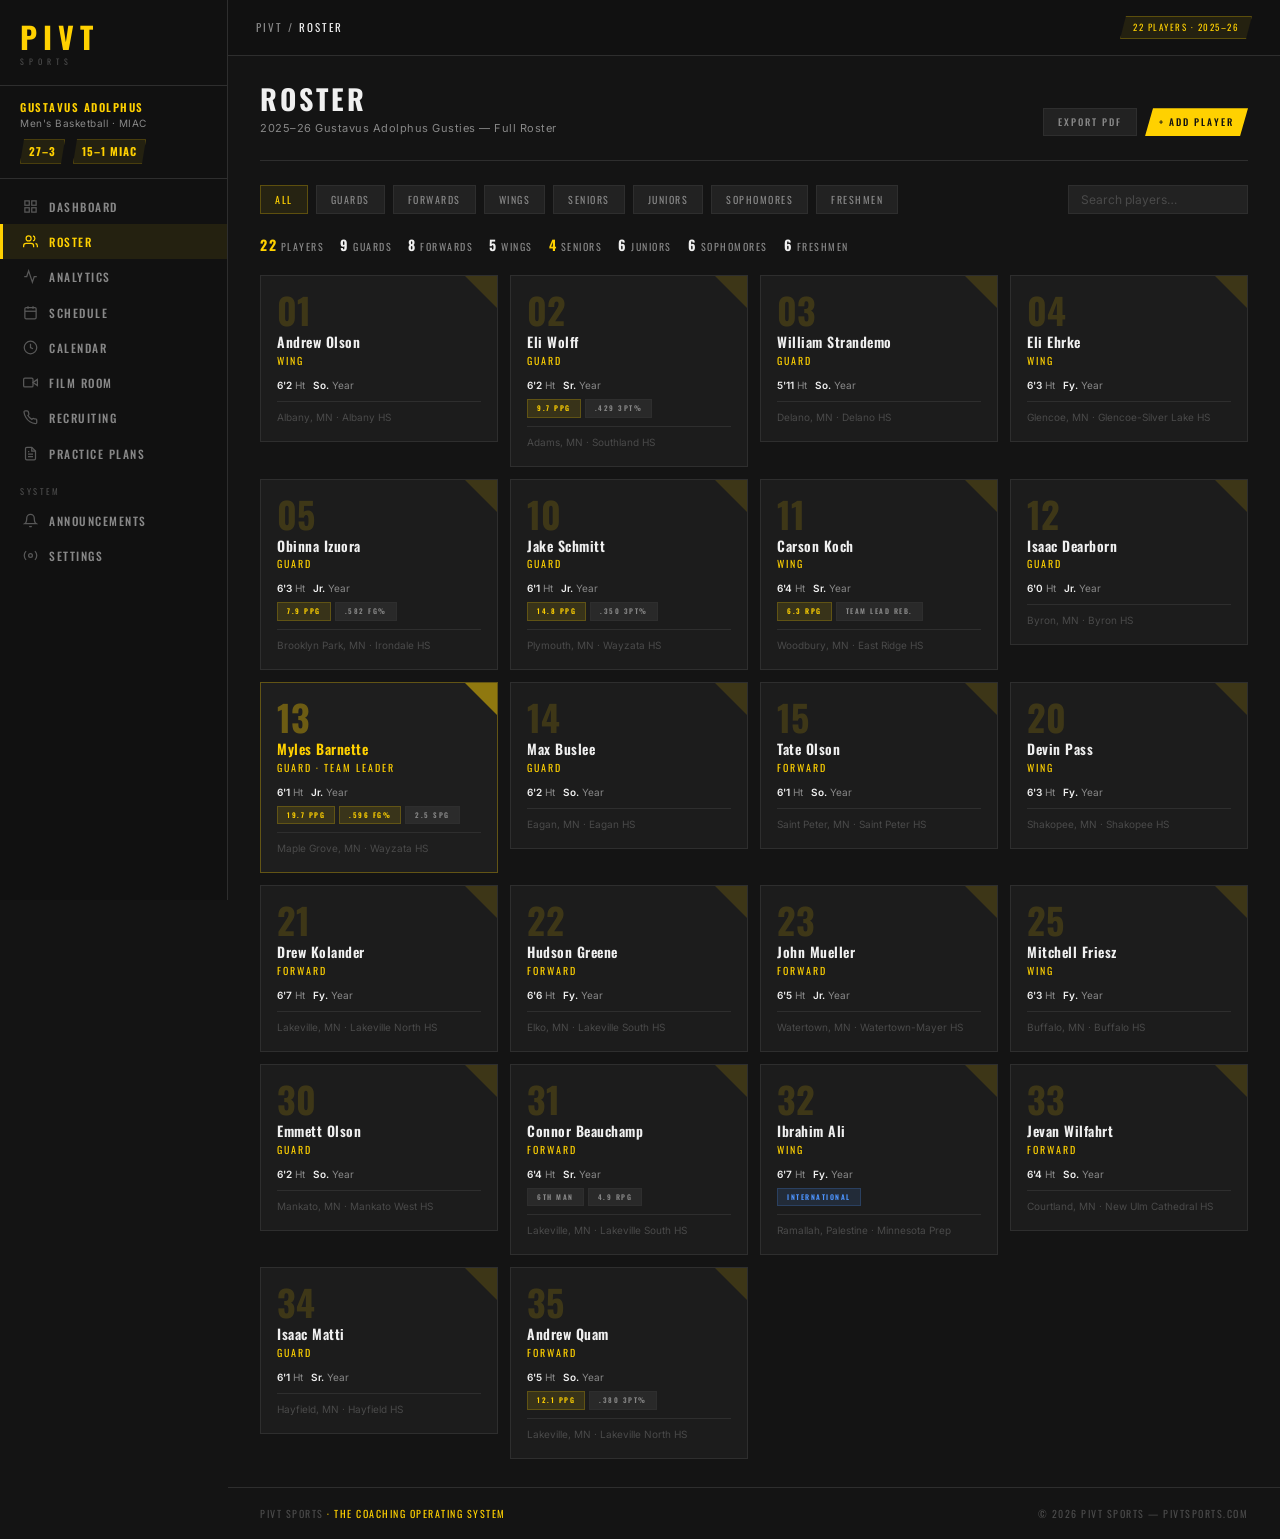
<file: roster.html>
<!DOCTYPE html>
<html lang="en">
<head>
  <meta charset="UTF-8" />
  <meta name="viewport" content="width=device-width, initial-scale=1.0" />
  <title>Roster — Pivt Sports | Gustavus Men's Basketball</title>
  <link rel="stylesheet" href="styles.css" />
</head>
<body>

<div class="sidebar-overlay" id="sidebar-overlay"></div>

<aside class="sidebar" id="sidebar">
  <div class="sidebar-logo">
    <div class="logo-pivt">PIVT</div>
    <div class="logo-sports">SPORTS</div>
  </div>
  <div class="sidebar-team">
    <div class="sidebar-team-name">Gustavus Adolphus</div>
    <div class="sidebar-team-sub">Men's Basketball · MIAC</div>
    <div class="sidebar-record">
      <div class="record-pill">27–3</div>
      <div class="record-pill">15–1 MIAC</div>
    </div>
  </div>
  <nav class="sidebar-nav">
    <a href="index.html" class="nav-item">
      <svg viewBox="0 0 24 24" fill="none" stroke="currentColor" stroke-width="2"><rect x="3" y="3" width="7" height="7"/><rect x="14" y="3" width="7" height="7"/><rect x="14" y="14" width="7" height="7"/><rect x="3" y="14" width="7" height="7"/></svg>
      Dashboard
    </a>
    <a href="roster.html" class="nav-item active">
      <svg viewBox="0 0 24 24" fill="none" stroke="currentColor" stroke-width="2"><path d="M17 21v-2a4 4 0 0 0-4-4H5a4 4 0 0 0-4 4v2"/><circle cx="9" cy="7" r="4"/><path d="M23 21v-2a4 4 0 0 0-3-3.87"/><path d="M16 3.13a4 4 0 0 1 0 7.75"/></svg>
      Roster
    </a>
    <a href="stats.html" class="nav-item">
      <svg viewBox="0 0 24 24" fill="none" stroke="currentColor" stroke-width="2"><polyline points="22 12 18 12 15 21 9 3 6 12 2 12"/></svg>
      Analytics
    </a>
    <a href="schedule.html" class="nav-item">
      <svg viewBox="0 0 24 24" fill="none" stroke="currentColor" stroke-width="2"><rect x="3" y="4" width="18" height="18" rx="2" ry="2"/><line x1="16" y1="2" x2="16" y2="6"/><line x1="8" y1="2" x2="8" y2="6"/><line x1="3" y1="10" x2="21" y2="10"/></svg>
      Schedule
    </a>
    <a href="calendar.html" class="nav-item">
      <svg viewBox="0 0 24 24" fill="none" stroke="currentColor" stroke-width="2"><circle cx="12" cy="12" r="10"/><polyline points="12 6 12 12 16 14"/></svg>
      Calendar
    </a>
    <a href="film.html" class="nav-item">
      <svg viewBox="0 0 24 24" fill="none" stroke="currentColor" stroke-width="2"><polygon points="23 7 16 12 23 17 23 7"/><rect x="1" y="5" width="15" height="14" rx="2" ry="2"/></svg>
      Film Room
    </a>
    <a href="recruiting.html" class="nav-item">
      <svg viewBox="0 0 24 24" fill="none" stroke="currentColor" stroke-width="2"><path d="M22 16.92v3a2 2 0 0 1-2.18 2 19.79 19.79 0 0 1-8.63-3.07A19.5 19.5 0 0 1 4.69 12 19.79 19.79 0 0 1 1.61 3.41 2 2 0 0 1 3.6 1.23h3a2 2 0 0 1 2 1.72c.127.96.361 1.903.7 2.81a2 2 0 0 1-.45 2.11L7.91 8.73a16 16 0 0 0 6.29 6.29l.87-.87a2 2 0 0 1 2.11-.45c.907.339 1.85.573 2.81.7A2 2 0 0 1 21.94 16.92z"/></svg>
      Recruiting
    </a>
    <a href="practice.html" class="nav-item">
      <svg viewBox="0 0 24 24" fill="none" stroke="currentColor" stroke-width="2"><path d="M14 2H6a2 2 0 0 0-2 2v16a2 2 0 0 0 2 2h12a2 2 0 0 0 2-2V8z"/><polyline points="14 2 14 8 20 8"/><line x1="16" y1="13" x2="8" y2="13"/><line x1="16" y1="17" x2="8" y2="17"/><polyline points="10 9 9 9 8 9"/></svg>
      Practice Plans
    </a>
    <div class="nav-group-label">System</div>
    <a href="announcements.html" class="nav-item">
      <svg viewBox="0 0 24 24" fill="none" stroke="currentColor" stroke-width="2"><path d="M18 8A6 6 0 0 0 6 8c0 7-3 9-3 9h18s-3-2-3-9"/><path d="M13.73 21a2 2 0 0 1-3.46 0"/></svg>
      Announcements
    </a>
    <a href="#" class="nav-item">
      <svg viewBox="0 0 24 24" fill="none" stroke="currentColor" stroke-width="2"><circle cx="12" cy="12" r="3"/><path d="M19.07 4.93a10 10 0 0 1 0 14.14M4.93 4.93a10 10 0 0 0 0 14.14"/></svg>
      Settings
    </a>
  </nav>
</aside>

<div class="main">
  <header class="topbar">
    <div class="topbar-left">
      <button class="hamburger" id="hamburger" aria-label="Menu">
        <svg width="20" height="20" viewBox="0 0 24 24" fill="none" stroke="currentColor" stroke-width="2"><line x1="3" y1="6" x2="21" y2="6"/><line x1="3" y1="12" x2="21" y2="12"/><line x1="3" y1="18" x2="21" y2="18"/></svg>
      </button>
      <div class="topbar-path">PIVT / <span>Roster</span></div>
    </div>
    <div class="topbar-right">
      <div class="topbar-tag">22 Players · 2025–26</div>
    </div>
  </header>

  <main class="content">

    <div class="page-header-row">
      <div class="page-header" style="margin-bottom:0;">
        <div class="page-title">Roster</div>
        <div class="page-subtitle">2025–26 Gustavus Adolphus Gusties — Full Roster</div>
      </div>
      <div style="display:flex; gap:8px;">
        <button class="btn btn-ghost btn-sm">Export PDF</button>
        <button class="btn btn-gold btn-sm">+ Add Player</button>
      </div>
    </div>

    <hr class="divider" />

    <!-- Filter Bar -->
    <div class="filter-section">
      <div class="filter-bar">
        <button class="filter-btn active" data-filter="all" data-target=".player-card">All</button>
        <button class="filter-btn" data-filter="G" data-target=".player-card">Guards</button>
        <button class="filter-btn" data-filter="F" data-target=".player-card">Forwards</button>
        <button class="filter-btn" data-filter="W" data-target=".player-card">Wings</button>
        <button class="filter-btn" data-filter="Sr." data-target=".player-card">Seniors</button>
        <button class="filter-btn" data-filter="Jr." data-target=".player-card">Juniors</button>
        <button class="filter-btn" data-filter="So." data-target=".player-card">Sophomores</button>
        <button class="filter-btn" data-filter="Fy." data-target=".player-card">Freshmen</button>
        <input class="filter-search" id="roster-search" type="text" placeholder="Search players…" />
      </div>

      <!-- Roster Stats Bar -->
      <div style="display:flex; gap:16px; margin-bottom:20px; flex-wrap:wrap;">
        <div style="font-family:'Oswald',sans-serif; font-size:10px; letter-spacing:1.5px; text-transform:uppercase; color:var(--text-muted);">
          <span style="color:var(--gold); font-size:14px; font-weight:700;">22</span> Players
        </div>
        <div style="font-family:'Oswald',sans-serif; font-size:10px; letter-spacing:1.5px; text-transform:uppercase; color:var(--text-muted);">
          <span style="color:var(--text); font-size:14px; font-weight:700;">9</span> Guards
        </div>
        <div style="font-family:'Oswald',sans-serif; font-size:10px; letter-spacing:1.5px; text-transform:uppercase; color:var(--text-muted);">
          <span style="color:var(--text); font-size:14px; font-weight:700;">8</span> Forwards
        </div>
        <div style="font-family:'Oswald',sans-serif; font-size:10px; letter-spacing:1.5px; text-transform:uppercase; color:var(--text-muted);">
          <span style="color:var(--text); font-size:14px; font-weight:700;">5</span> Wings
        </div>
        <div style="font-family:'Oswald',sans-serif; font-size:10px; letter-spacing:1.5px; text-transform:uppercase; color:var(--text-muted);">
          <span style="color:var(--gold); font-size:14px; font-weight:700;">4</span> Seniors
        </div>
        <div style="font-family:'Oswald',sans-serif; font-size:10px; letter-spacing:1.5px; text-transform:uppercase; color:var(--text-muted);">
          <span style="color:var(--text); font-size:14px; font-weight:700;">6</span> Juniors
        </div>
        <div style="font-family:'Oswald',sans-serif; font-size:10px; letter-spacing:1.5px; text-transform:uppercase; color:var(--text-muted);">
          <span style="color:var(--text); font-size:14px; font-weight:700;">6</span> Sophomores
        </div>
        <div style="font-family:'Oswald',sans-serif; font-size:10px; letter-spacing:1.5px; text-transform:uppercase; color:var(--text-muted);">
          <span style="color:var(--text); font-size:14px; font-weight:700;">6</span> Freshmen
        </div>
      </div>

      <!-- Player Card Grid -->
      <div class="grid-4" style="gap:12px;" id="roster-grid">

        <a href="#" style="display:block; text-decoration:none; color:inherit;">
        <div class="player-card" data-pos="W" data-year="So." data-name="andrew olson" data-hs="albany" data-city="albany">
          <div class="player-card-corner"></div>
          <div class="player-card-num">01</div>
          <div class="player-card-name">Andrew Olson</div>
          <div class="player-card-pos">Wing</div>
          <div class="player-card-meta">
            <div class="player-card-meta-item"><strong>6'2</strong> Ht</div>
            <div class="player-card-meta-item"><strong>So.</strong> Year</div>
          </div>
          <div class="player-card-hs">Albany, MN · Albany HS</div>
        </div>
        </a>

        <a href="#" style="display:block; text-decoration:none; color:inherit;">
        <div class="player-card" data-pos="G" data-year="Sr." data-name="eli wolff" data-hs="southland" data-city="adams">
          <div class="player-card-corner"></div>
          <div class="player-card-num">02</div>
          <div class="player-card-name">Eli Wolff</div>
          <div class="player-card-pos">Guard</div>
          <div class="player-card-meta">
            <div class="player-card-meta-item"><strong>6'2</strong> Ht</div>
            <div class="player-card-meta-item"><strong>Sr.</strong> Year</div>
          </div>
          <div style="margin-top:6px; display:flex; gap:4px;"><span class="badge badge-gold" style="font-size:7px;">9.7 PPG</span><span class="badge badge-gray" style="font-size:7px;">.429 3PT%</span></div>
          <div class="player-card-hs">Adams, MN · Southland HS</div>
        </div>
        </a>

        <a href="#" style="display:block; text-decoration:none; color:inherit;">
        <div class="player-card" data-pos="G" data-year="So." data-name="william strandemo" data-hs="delano" data-city="delano">
          <div class="player-card-corner"></div>
          <div class="player-card-num">03</div>
          <div class="player-card-name">William Strandemo</div>
          <div class="player-card-pos">Guard</div>
          <div class="player-card-meta">
            <div class="player-card-meta-item"><strong>5'11</strong> Ht</div>
            <div class="player-card-meta-item"><strong>So.</strong> Year</div>
          </div>
          <div class="player-card-hs">Delano, MN · Delano HS</div>
        </div>
        </a>

        <a href="#" style="display:block; text-decoration:none; color:inherit;">
        <div class="player-card" data-pos="W" data-year="Fy." data-name="eli ehrke" data-hs="glencoe-silver lake" data-city="glencoe">
          <div class="player-card-corner"></div>
          <div class="player-card-num">04</div>
          <div class="player-card-name">Eli Ehrke</div>
          <div class="player-card-pos">Wing</div>
          <div class="player-card-meta">
            <div class="player-card-meta-item"><strong>6'3</strong> Ht</div>
            <div class="player-card-meta-item"><strong>Fy.</strong> Year</div>
          </div>
          <div class="player-card-hs">Glencoe, MN · Glencoe-Silver Lake HS</div>
        </div>
        </a>

        <a href="#" style="display:block; text-decoration:none; color:inherit;">
        <div class="player-card" data-pos="G" data-year="Jr." data-name="obinna izuora" data-hs="irondale" data-city="brooklyn park">
          <div class="player-card-corner"></div>
          <div class="player-card-num">05</div>
          <div class="player-card-name">Obinna Izuora</div>
          <div class="player-card-pos">Guard</div>
          <div class="player-card-meta">
            <div class="player-card-meta-item"><strong>6'3</strong> Ht</div>
            <div class="player-card-meta-item"><strong>Jr.</strong> Year</div>
          </div>
          <div style="margin-top:6px; display:flex; gap:4px;"><span class="badge badge-gold" style="font-size:7px;">7.9 PPG</span><span class="badge badge-gray" style="font-size:7px;">.582 FG%</span></div>
          <div class="player-card-hs">Brooklyn Park, MN · Irondale HS</div>
        </div>
        </a>

        <a href="#" style="display:block; text-decoration:none; color:inherit;">
        <div class="player-card" data-pos="G" data-year="Jr." data-name="jake schmitt" data-hs="wayzata" data-city="plymouth">
          <div class="player-card-corner"></div>
          <div class="player-card-num">10</div>
          <div class="player-card-name">Jake Schmitt</div>
          <div class="player-card-pos">Guard</div>
          <div class="player-card-meta">
            <div class="player-card-meta-item"><strong>6'1</strong> Ht</div>
            <div class="player-card-meta-item"><strong>Jr.</strong> Year</div>
          </div>
          <div style="margin-top:6px; display:flex; gap:4px;"><span class="badge badge-gold" style="font-size:7px;">14.8 PPG</span><span class="badge badge-gray" style="font-size:7px;">.350 3PT%</span></div>
          <div class="player-card-hs">Plymouth, MN · Wayzata HS</div>
        </div>
        </a>

        <a href="#" style="display:block; text-decoration:none; color:inherit;">
        <div class="player-card" data-pos="W" data-year="Sr." data-name="carson koch" data-hs="east ridge" data-city="woodbury">
          <div class="player-card-corner"></div>
          <div class="player-card-num">11</div>
          <div class="player-card-name">Carson Koch</div>
          <div class="player-card-pos">Wing</div>
          <div class="player-card-meta">
            <div class="player-card-meta-item"><strong>6'4</strong> Ht</div>
            <div class="player-card-meta-item"><strong>Sr.</strong> Year</div>
          </div>
          <div style="margin-top:6px; display:flex; gap:4px;"><span class="badge badge-gold" style="font-size:7px;">6.3 RPG</span><span class="badge badge-gray" style="font-size:7px;">Team Lead Reb.</span></div>
          <div class="player-card-hs">Woodbury, MN · East Ridge HS</div>
        </div>
        </a>

        <a href="#" style="display:block; text-decoration:none; color:inherit;">
        <div class="player-card" data-pos="G" data-year="Jr." data-name="isaac dearborn" data-hs="byron" data-city="byron">
          <div class="player-card-corner"></div>
          <div class="player-card-num">12</div>
          <div class="player-card-name">Isaac Dearborn</div>
          <div class="player-card-pos">Guard</div>
          <div class="player-card-meta">
            <div class="player-card-meta-item"><strong>6'0</strong> Ht</div>
            <div class="player-card-meta-item"><strong>Jr.</strong> Year</div>
          </div>
          <div class="player-card-hs">Byron, MN · Byron HS</div>
        </div>
        </a>

        <a href="player-barnette.html" style="display:block; text-decoration:none; color:inherit;">
        <div class="player-card" data-pos="G" data-year="Jr." data-name="myles barnette" data-hs="wayzata" data-city="maple grove" style="border-color: rgba(255,209,0,0.3); background:#1e1e1e;">
          <div class="player-card-corner" style="opacity:0.5;"></div>
          <div class="player-card-num" style="opacity:0.35;">13</div>
          <div class="player-card-name" style="color:var(--gold);">Myles Barnette</div>
          <div class="player-card-pos">Guard · Team Leader</div>
          <div class="player-card-meta">
            <div class="player-card-meta-item"><strong>6'1</strong> Ht</div>
            <div class="player-card-meta-item"><strong>Jr.</strong> Year</div>
          </div>
          <div style="margin-top:6px; display:flex; gap:4px; flex-wrap:wrap;"><span class="badge badge-gold" style="font-size:7px;">19.7 PPG</span><span class="badge badge-gold" style="font-size:7px;">.596 FG%</span><span class="badge badge-gray" style="font-size:7px;">2.5 SPG</span></div>
          <div class="player-card-hs">Maple Grove, MN · Wayzata HS</div>
        </div>
        </a>

        <a href="#" style="display:block; text-decoration:none; color:inherit;">
        <div class="player-card" data-pos="G" data-year="So." data-name="max buslee" data-hs="eagan" data-city="eagan">
          <div class="player-card-corner"></div>
          <div class="player-card-num">14</div>
          <div class="player-card-name">Max Buslee</div>
          <div class="player-card-pos">Guard</div>
          <div class="player-card-meta">
            <div class="player-card-meta-item"><strong>6'2</strong> Ht</div>
            <div class="player-card-meta-item"><strong>So.</strong> Year</div>
          </div>
          <div class="player-card-hs">Eagan, MN · Eagan HS</div>
        </div>
        </a>

        <a href="#" style="display:block; text-decoration:none; color:inherit;">
        <div class="player-card" data-pos="F" data-year="So." data-name="tate olson" data-hs="saint peter" data-city="saint peter">
          <div class="player-card-corner"></div>
          <div class="player-card-num">15</div>
          <div class="player-card-name">Tate Olson</div>
          <div class="player-card-pos">Forward</div>
          <div class="player-card-meta">
            <div class="player-card-meta-item"><strong>6'1</strong> Ht</div>
            <div class="player-card-meta-item"><strong>So.</strong> Year</div>
          </div>
          <div class="player-card-hs">Saint Peter, MN · Saint Peter HS</div>
        </div>
        </a>

        <a href="#" style="display:block; text-decoration:none; color:inherit;">
        <div class="player-card" data-pos="W" data-year="Fy." data-name="devin pass" data-hs="shakopee" data-city="shakopee">
          <div class="player-card-corner"></div>
          <div class="player-card-num">20</div>
          <div class="player-card-name">Devin Pass</div>
          <div class="player-card-pos">Wing</div>
          <div class="player-card-meta">
            <div class="player-card-meta-item"><strong>6'3</strong> Ht</div>
            <div class="player-card-meta-item"><strong>Fy.</strong> Year</div>
          </div>
          <div class="player-card-hs">Shakopee, MN · Shakopee HS</div>
        </div>
        </a>

        <a href="#" style="display:block; text-decoration:none; color:inherit;">
        <div class="player-card" data-pos="F" data-year="Fy." data-name="drew kolander" data-hs="lakeville north" data-city="lakeville">
          <div class="player-card-corner"></div>
          <div class="player-card-num">21</div>
          <div class="player-card-name">Drew Kolander</div>
          <div class="player-card-pos">Forward</div>
          <div class="player-card-meta">
            <div class="player-card-meta-item"><strong>6'7</strong> Ht</div>
            <div class="player-card-meta-item"><strong>Fy.</strong> Year</div>
          </div>
          <div class="player-card-hs">Lakeville, MN · Lakeville North HS</div>
        </div>
        </a>

        <a href="#" style="display:block; text-decoration:none; color:inherit;">
        <div class="player-card" data-pos="F" data-year="Fy." data-name="hudson greene" data-hs="lakeville south" data-city="elko">
          <div class="player-card-corner"></div>
          <div class="player-card-num">22</div>
          <div class="player-card-name">Hudson Greene</div>
          <div class="player-card-pos">Forward</div>
          <div class="player-card-meta">
            <div class="player-card-meta-item"><strong>6'6</strong> Ht</div>
            <div class="player-card-meta-item"><strong>Fy.</strong> Year</div>
          </div>
          <div class="player-card-hs">Elko, MN · Lakeville South HS</div>
        </div>
        </a>

        <a href="#" style="display:block; text-decoration:none; color:inherit;">
        <div class="player-card" data-pos="F" data-year="Jr." data-name="john mueller" data-hs="watertown-mayer" data-city="watertown">
          <div class="player-card-corner"></div>
          <div class="player-card-num">23</div>
          <div class="player-card-name">John Mueller</div>
          <div class="player-card-pos">Forward</div>
          <div class="player-card-meta">
            <div class="player-card-meta-item"><strong>6'5</strong> Ht</div>
            <div class="player-card-meta-item"><strong>Jr.</strong> Year</div>
          </div>
          <div class="player-card-hs">Watertown, MN · Watertown-Mayer HS</div>
        </div>
        </a>

        <a href="#" style="display:block; text-decoration:none; color:inherit;">
        <div class="player-card" data-pos="W" data-year="Fy." data-name="mitchell friesz" data-hs="buffalo" data-city="buffalo">
          <div class="player-card-corner"></div>
          <div class="player-card-num">25</div>
          <div class="player-card-name">Mitchell Friesz</div>
          <div class="player-card-pos">Wing</div>
          <div class="player-card-meta">
            <div class="player-card-meta-item"><strong>6'3</strong> Ht</div>
            <div class="player-card-meta-item"><strong>Fy.</strong> Year</div>
          </div>
          <div class="player-card-hs">Buffalo, MN · Buffalo HS</div>
        </div>
        </a>

        <a href="#" style="display:block; text-decoration:none; color:inherit;">
        <div class="player-card" data-pos="G" data-year="So." data-name="emmett olson" data-hs="mankato west" data-city="mankato">
          <div class="player-card-corner"></div>
          <div class="player-card-num">30</div>
          <div class="player-card-name">Emmett Olson</div>
          <div class="player-card-pos">Guard</div>
          <div class="player-card-meta">
            <div class="player-card-meta-item"><strong>6'2</strong> Ht</div>
            <div class="player-card-meta-item"><strong>So.</strong> Year</div>
          </div>
          <div class="player-card-hs">Mankato, MN · Mankato West HS</div>
        </div>
        </a>

        <a href="#" style="display:block; text-decoration:none; color:inherit;">
        <div class="player-card" data-pos="F" data-year="Sr." data-name="connor beauchamp" data-hs="lakeville south" data-city="lakeville">
          <div class="player-card-corner"></div>
          <div class="player-card-num">31</div>
          <div class="player-card-name">Connor Beauchamp</div>
          <div class="player-card-pos">Forward</div>
          <div class="player-card-meta">
            <div class="player-card-meta-item"><strong>6'4</strong> Ht</div>
            <div class="player-card-meta-item"><strong>Sr.</strong> Year</div>
          </div>
          <div style="margin-top:6px; display:flex; gap:4px;"><span class="badge badge-gray" style="font-size:7px;">6th Man</span><span class="badge badge-gray" style="font-size:7px;">4.9 RPG</span></div>
          <div class="player-card-hs">Lakeville, MN · Lakeville South HS</div>
        </div>
        </a>

        <a href="#" style="display:block; text-decoration:none; color:inherit;">
        <div class="player-card" data-pos="W" data-year="Fy." data-name="ibrahim ali" data-hs="minnesota prep" data-city="ramallah">
          <div class="player-card-corner"></div>
          <div class="player-card-num">32</div>
          <div class="player-card-name">Ibrahim Ali</div>
          <div class="player-card-pos">Wing</div>
          <div class="player-card-meta">
            <div class="player-card-meta-item"><strong>6'7</strong> Ht</div>
            <div class="player-card-meta-item"><strong>Fy.</strong> Year</div>
          </div>
          <div style="margin-top:6px; display:flex; gap:4px;"><span class="badge badge-blue" style="font-size:7px;">International</span></div>
          <div class="player-card-hs">Ramallah, Palestine · Minnesota Prep</div>
        </div>
        </a>

        <a href="#" style="display:block; text-decoration:none; color:inherit;">
        <div class="player-card" data-pos="F" data-year="So." data-name="jevan wilfahrt" data-hs="new ulm cathedral" data-city="courtland">
          <div class="player-card-corner"></div>
          <div class="player-card-num">33</div>
          <div class="player-card-name">Jevan Wilfahrt</div>
          <div class="player-card-pos">Forward</div>
          <div class="player-card-meta">
            <div class="player-card-meta-item"><strong>6'4</strong> Ht</div>
            <div class="player-card-meta-item"><strong>So.</strong> Year</div>
          </div>
          <div class="player-card-hs">Courtland, MN · New Ulm Cathedral HS</div>
        </div>
        </a>

        <a href="#" style="display:block; text-decoration:none; color:inherit;">
        <div class="player-card" data-pos="G" data-year="Sr." data-name="isaac matti" data-hs="hayfield" data-city="hayfield">
          <div class="player-card-corner"></div>
          <div class="player-card-num">34</div>
          <div class="player-card-name">Isaac Matti</div>
          <div class="player-card-pos">Guard</div>
          <div class="player-card-meta">
            <div class="player-card-meta-item"><strong>6'1</strong> Ht</div>
            <div class="player-card-meta-item"><strong>Sr.</strong> Year</div>
          </div>
          <div class="player-card-hs">Hayfield, MN · Hayfield HS</div>
        </div>
        </a>

        <a href="#" style="display:block; text-decoration:none; color:inherit;">
        <div class="player-card" data-pos="F" data-year="So." data-name="andrew quam" data-hs="lakeville north" data-city="lakeville">
          <div class="player-card-corner"></div>
          <div class="player-card-num">35</div>
          <div class="player-card-name">Andrew Quam</div>
          <div class="player-card-pos">Forward</div>
          <div class="player-card-meta">
            <div class="player-card-meta-item"><strong>6'5</strong> Ht</div>
            <div class="player-card-meta-item"><strong>So.</strong> Year</div>
          </div>
          <div style="margin-top:6px; display:flex; gap:4px;"><span class="badge badge-gold" style="font-size:7px;">12.1 PPG</span><span class="badge badge-gray" style="font-size:7px;">.380 3PT%</span></div>
          <div class="player-card-hs">Lakeville, MN · Lakeville North HS</div>
        </div>
        </a>

      </div>
    </div><!-- /filter-section -->

  </main>

  <footer class="footer">
    <div>Pivt Sports <span class="footer-brand">· The Coaching Operating System</span></div>
    <div>© 2026 Pivt Sports — pivtsports.com</div>
  </footer>
</div>

<script src="app.js"></script>
</body>
</html>
</file>
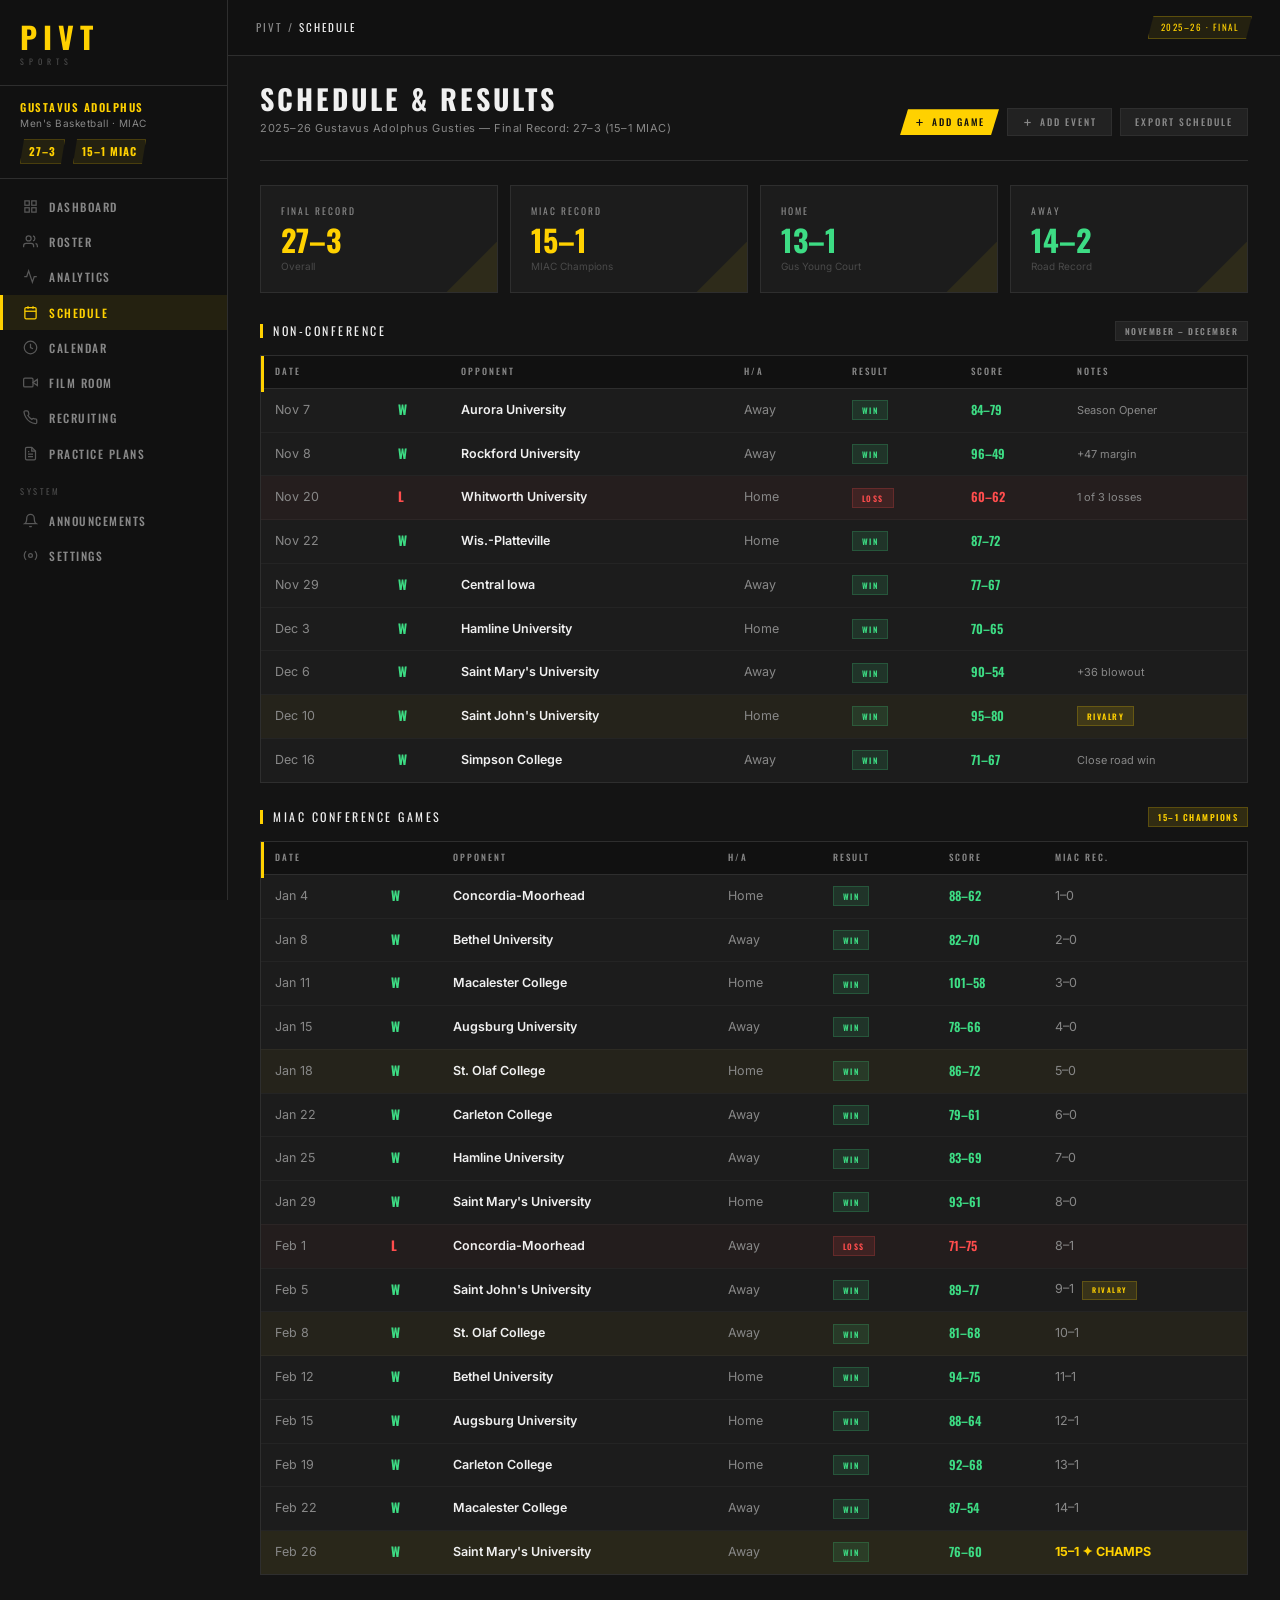
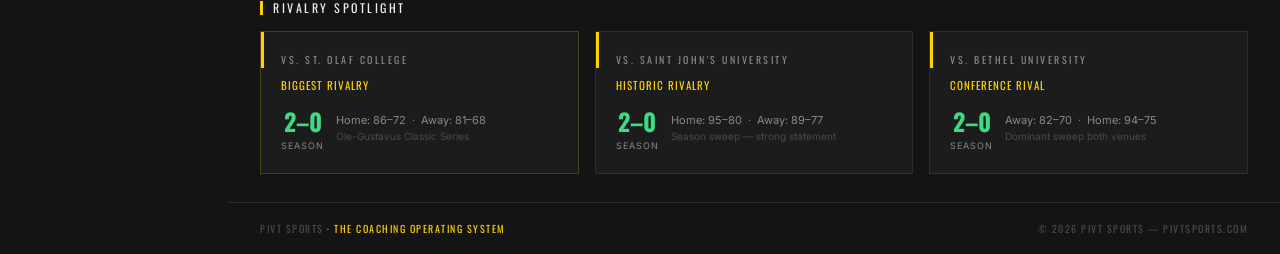
<file: schedule.html>
<!DOCTYPE html>
<html lang="en">
<head>
  <meta charset="UTF-8" />
  <meta name="viewport" content="width=device-width, initial-scale=1.0" />
  <title>Schedule — Pivt Sports | Gustavus Men's Basketball</title>
  <link rel="stylesheet" href="styles.css" />
</head>
<body>

<div class="sidebar-overlay" id="sidebar-overlay"></div>

<aside class="sidebar" id="sidebar">
  <div class="sidebar-logo">
    <div class="logo-pivt">PIVT</div>
    <div class="logo-sports">SPORTS</div>
  </div>
  <div class="sidebar-team">
    <div class="sidebar-team-name">Gustavus Adolphus</div>
    <div class="sidebar-team-sub">Men's Basketball · MIAC</div>
    <div class="sidebar-record">
      <div class="record-pill">27–3</div>
      <div class="record-pill">15–1 MIAC</div>
    </div>
  </div>
  <nav class="sidebar-nav">
    <a href="index.html" class="nav-item">
      <svg viewBox="0 0 24 24" fill="none" stroke="currentColor" stroke-width="2"><rect x="3" y="3" width="7" height="7"/><rect x="14" y="3" width="7" height="7"/><rect x="14" y="14" width="7" height="7"/><rect x="3" y="14" width="7" height="7"/></svg>
      Dashboard
    </a>
    <a href="roster.html" class="nav-item">
      <svg viewBox="0 0 24 24" fill="none" stroke="currentColor" stroke-width="2"><path d="M17 21v-2a4 4 0 0 0-4-4H5a4 4 0 0 0-4 4v2"/><circle cx="9" cy="7" r="4"/><path d="M23 21v-2a4 4 0 0 0-3-3.87"/><path d="M16 3.13a4 4 0 0 1 0 7.75"/></svg>
      Roster
    </a>
    <a href="stats.html" class="nav-item">
      <svg viewBox="0 0 24 24" fill="none" stroke="currentColor" stroke-width="2"><polyline points="22 12 18 12 15 21 9 3 6 12 2 12"/></svg>
      Analytics
    </a>
    <a href="schedule.html" class="nav-item active">
      <svg viewBox="0 0 24 24" fill="none" stroke="currentColor" stroke-width="2"><rect x="3" y="4" width="18" height="18" rx="2" ry="2"/><line x1="16" y1="2" x2="16" y2="6"/><line x1="8" y1="2" x2="8" y2="6"/><line x1="3" y1="10" x2="21" y2="10"/></svg>
      Schedule
    </a>
    <a href="calendar.html" class="nav-item">
      <svg viewBox="0 0 24 24" fill="none" stroke="currentColor" stroke-width="2"><circle cx="12" cy="12" r="10"/><polyline points="12 6 12 12 16 14"/></svg>
      Calendar
    </a>
    <a href="film.html" class="nav-item">
      <svg viewBox="0 0 24 24" fill="none" stroke="currentColor" stroke-width="2"><polygon points="23 7 16 12 23 17 23 7"/><rect x="1" y="5" width="15" height="14" rx="2" ry="2"/></svg>
      Film Room
    </a>
    <a href="recruiting.html" class="nav-item">
      <svg viewBox="0 0 24 24" fill="none" stroke="currentColor" stroke-width="2"><path d="M22 16.92v3a2 2 0 0 1-2.18 2 19.79 19.79 0 0 1-8.63-3.07A19.5 19.5 0 0 1 4.69 12 19.79 19.79 0 0 1 1.61 3.41 2 2 0 0 1 3.6 1.23h3a2 2 0 0 1 2 1.72c.127.96.361 1.903.7 2.81a2 2 0 0 1-.45 2.11L7.91 8.73a16 16 0 0 0 6.29 6.29l.87-.87a2 2 0 0 1 2.11-.45c.907.339 1.85.573 2.81.7A2 2 0 0 1 21.94 16.92z"/></svg>
      Recruiting
    </a>
    <a href="practice.html" class="nav-item">
      <svg viewBox="0 0 24 24" fill="none" stroke="currentColor" stroke-width="2"><path d="M14 2H6a2 2 0 0 0-2 2v16a2 2 0 0 0 2 2h12a2 2 0 0 0 2-2V8z"/><polyline points="14 2 14 8 20 8"/><line x1="16" y1="13" x2="8" y2="13"/><line x1="16" y1="17" x2="8" y2="17"/><polyline points="10 9 9 9 8 9"/></svg>
      Practice Plans
    </a>
    <div class="nav-group-label">System</div>
    <a href="announcements.html" class="nav-item">
      <svg viewBox="0 0 24 24" fill="none" stroke="currentColor" stroke-width="2"><path d="M18 8A6 6 0 0 0 6 8c0 7-3 9-3 9h18s-3-2-3-9"/><path d="M13.73 21a2 2 0 0 1-3.46 0"/></svg>
      Announcements
    </a>
    <a href="#" class="nav-item">
      <svg viewBox="0 0 24 24" fill="none" stroke="currentColor" stroke-width="2"><circle cx="12" cy="12" r="3"/><path d="M19.07 4.93a10 10 0 0 1 0 14.14M4.93 4.93a10 10 0 0 0 0 14.14"/></svg>
      Settings
    </a>
  </nav>
</aside>

<div class="main">
  <header class="topbar">
    <div class="topbar-left">
      <button class="hamburger" id="hamburger" aria-label="Menu">
        <svg width="20" height="20" viewBox="0 0 24 24" fill="none" stroke="currentColor" stroke-width="2"><line x1="3" y1="6" x2="21" y2="6"/><line x1="3" y1="12" x2="21" y2="12"/><line x1="3" y1="18" x2="21" y2="18"/></svg>
      </button>
      <div class="topbar-path">PIVT / <span>Schedule</span></div>
    </div>
    <div class="topbar-right">
      <div class="topbar-tag">2025–26 · Final</div>
    </div>
  </header>

  <main class="content">

    <div class="page-header-row">
      <div class="page-header" style="margin-bottom:0;">
        <div class="page-title">Schedule & Results</div>
        <div class="page-subtitle">2025–26 Gustavus Adolphus Gusties — Final Record: 27–3 (15–1 MIAC)</div>
      </div>
      <div style="display:flex; gap:8px; align-items:center; flex-wrap:wrap;">
        <button class="btn btn-gold btn-sm">
          <svg width="11" height="11" viewBox="0 0 24 24" fill="none" stroke="currentColor" stroke-width="2.5"><line x1="12" y1="5" x2="12" y2="19"/><line x1="5" y1="12" x2="19" y2="12"/></svg>
          Add Game
        </button>
        <button class="btn btn-ghost btn-sm">
          <svg width="11" height="11" viewBox="0 0 24 24" fill="none" stroke="currentColor" stroke-width="2.5"><line x1="12" y1="5" x2="12" y2="19"/><line x1="5" y1="12" x2="19" y2="12"/></svg>
          Add Event
        </button>
        <button class="btn btn-ghost btn-sm">Export Schedule</button>
      </div>
    </div>

    <hr class="divider" />

    <!-- Season Summary Cards -->
    <div class="grid-4" style="gap:12px; margin-bottom:28px;">
      <div class="stat-card">
        <div class="stat-label">Final Record</div>
        <div class="stat-value">27–3</div>
        <div class="stat-sub">Overall</div>
      </div>
      <div class="stat-card">
        <div class="stat-label">MIAC Record</div>
        <div class="stat-value">15–1</div>
        <div class="stat-sub">MIAC Champions</div>
      </div>
      <div class="stat-card">
        <div class="stat-label">Home</div>
        <div class="stat-value" style="color:var(--success);">13–1</div>
        <div class="stat-sub">Gus Young Court</div>
      </div>
      <div class="stat-card">
        <div class="stat-label">Away</div>
        <div class="stat-value" style="color:var(--success);">14–2</div>
        <div class="stat-sub">Road Record</div>
      </div>
    </div>

    <!-- Non-Conference Games -->
    <div class="section-header">
      <div class="section-title">Non-Conference</div>
      <span class="badge badge-gray">November – December</span>
    </div>

    <div class="card" style="padding:0; margin-bottom:24px;">
      <div class="card-accent"></div>
      <div class="table-wrap">
        <table class="data-table">
          <thead>
            <tr>
              <th>Date</th>
              <th></th>
              <th>Opponent</th>
              <th>H/A</th>
              <th>Result</th>
              <th>Score</th>
              <th>Notes</th>
            </tr>
          </thead>
          <tbody>
            <tr>
              <td class="muted" style="white-space:nowrap;">Nov 7</td>
              <td><span class="result-w">W</span></td>
              <td class="name">Aurora University</td>
              <td class="muted">Away</td>
              <td><span class="badge badge-green" style="font-size:8px;">Win</span></td>
              <td style="font-family:'Oswald',sans-serif; font-weight:600; color:var(--success);">84–79</td>
              <td class="muted" style="font-size:11px;">Season Opener</td>
            </tr>
            <tr>
              <td class="muted">Nov 8</td>
              <td><span class="result-w">W</span></td>
              <td class="name">Rockford University</td>
              <td class="muted">Away</td>
              <td><span class="badge badge-green" style="font-size:8px;">Win</span></td>
              <td style="font-family:'Oswald',sans-serif; font-weight:600; color:var(--success);">96–49</td>
              <td class="muted" style="font-size:11px;">+47 margin</td>
            </tr>
            <tr style="background:rgba(255,77,77,0.04);">
              <td class="muted">Nov 20</td>
              <td><span class="result-l">L</span></td>
              <td class="name">Whitworth University</td>
              <td class="muted">Home</td>
              <td><span class="badge badge-red" style="font-size:8px;">Loss</span></td>
              <td style="font-family:'Oswald',sans-serif; font-weight:600; color:var(--danger);">60–62</td>
              <td class="muted" style="font-size:11px;">1 of 3 losses</td>
            </tr>
            <tr>
              <td class="muted">Nov 22</td>
              <td><span class="result-w">W</span></td>
              <td class="name">Wis.-Platteville</td>
              <td class="muted">Home</td>
              <td><span class="badge badge-green" style="font-size:8px;">Win</span></td>
              <td style="font-family:'Oswald',sans-serif; font-weight:600; color:var(--success);">87–72</td>
              <td></td>
            </tr>
            <tr>
              <td class="muted">Nov 29</td>
              <td><span class="result-w">W</span></td>
              <td class="name">Central Iowa</td>
              <td class="muted">Away</td>
              <td><span class="badge badge-green" style="font-size:8px;">Win</span></td>
              <td style="font-family:'Oswald',sans-serif; font-weight:600; color:var(--success);">77–67</td>
              <td></td>
            </tr>
            <tr>
              <td class="muted">Dec 3</td>
              <td><span class="result-w">W</span></td>
              <td class="name">Hamline University</td>
              <td class="muted">Home</td>
              <td><span class="badge badge-green" style="font-size:8px;">Win</span></td>
              <td style="font-family:'Oswald',sans-serif; font-weight:600; color:var(--success);">70–65</td>
              <td></td>
            </tr>
            <tr>
              <td class="muted">Dec 6</td>
              <td><span class="result-w">W</span></td>
              <td class="name">Saint Mary's University</td>
              <td class="muted">Away</td>
              <td><span class="badge badge-green" style="font-size:8px;">Win</span></td>
              <td style="font-family:'Oswald',sans-serif; font-weight:600; color:var(--success);">90–54</td>
              <td class="muted" style="font-size:11px;">+36 blowout</td>
            </tr>
            <tr style="background:rgba(255,209,0,0.04);">
              <td class="muted">Dec 10</td>
              <td><span class="result-w">W</span></td>
              <td class="name">Saint John's University</td>
              <td class="muted">Home</td>
              <td><span class="badge badge-green" style="font-size:8px;">Win</span></td>
              <td style="font-family:'Oswald',sans-serif; font-weight:600; color:var(--success);">95–80</td>
              <td><span class="badge badge-gold" style="font-size:8px;">Rivalry</span></td>
            </tr>
            <tr>
              <td class="muted">Dec 16</td>
              <td><span class="result-w">W</span></td>
              <td class="name">Simpson College</td>
              <td class="muted">Away</td>
              <td><span class="badge badge-green" style="font-size:8px;">Win</span></td>
              <td style="font-family:'Oswald',sans-serif; font-weight:600; color:var(--success);">71–67</td>
              <td class="muted" style="font-size:11px;">Close road win</td>
            </tr>
          </tbody>
        </table>
      </div>
    </div>

    <!-- MIAC Schedule -->
    <div class="section-header">
      <div class="section-title">MIAC Conference Games</div>
      <span class="badge badge-gold">15–1 Champions</span>
    </div>

    <div class="card" style="padding:0; margin-bottom:24px;">
      <div class="card-accent"></div>
      <div class="table-wrap">
        <table class="data-table">
          <thead>
            <tr>
              <th>Date</th>
              <th></th>
              <th>Opponent</th>
              <th>H/A</th>
              <th>Result</th>
              <th>Score</th>
              <th>MIAC Rec.</th>
            </tr>
          </thead>
          <tbody>
            <tr>
              <td class="muted">Jan 4</td>
              <td><span class="result-w">W</span></td>
              <td class="name">Concordia-Moorhead</td>
              <td class="muted">Home</td>
              <td><span class="badge badge-green" style="font-size:8px;">Win</span></td>
              <td style="font-family:'Oswald',sans-serif; font-weight:600; color:var(--success);">88–62</td>
              <td class="muted">1–0</td>
            </tr>
            <tr>
              <td class="muted">Jan 8</td>
              <td><span class="result-w">W</span></td>
              <td class="name">Bethel University</td>
              <td class="muted">Away</td>
              <td><span class="badge badge-green" style="font-size:8px;">Win</span></td>
              <td style="font-family:'Oswald',sans-serif; font-weight:600; color:var(--success);">82–70</td>
              <td class="muted">2–0</td>
            </tr>
            <tr>
              <td class="muted">Jan 11</td>
              <td><span class="result-w">W</span></td>
              <td class="name">Macalester College</td>
              <td class="muted">Home</td>
              <td><span class="badge badge-green" style="font-size:8px;">Win</span></td>
              <td style="font-family:'Oswald',sans-serif; font-weight:600; color:var(--success);">101–58</td>
              <td class="muted">3–0</td>
            </tr>
            <tr>
              <td class="muted">Jan 15</td>
              <td><span class="result-w">W</span></td>
              <td class="name">Augsburg University</td>
              <td class="muted">Away</td>
              <td><span class="badge badge-green" style="font-size:8px;">Win</span></td>
              <td style="font-family:'Oswald',sans-serif; font-weight:600; color:var(--success);">78–66</td>
              <td class="muted">4–0</td>
            </tr>
            <tr style="background:rgba(255,209,0,0.04);">
              <td class="muted">Jan 18</td>
              <td><span class="result-w">W</span></td>
              <td class="name">St. Olaf College</td>
              <td class="muted">Home</td>
              <td><span class="badge badge-green" style="font-size:8px;">Win</span></td>
              <td style="font-family:'Oswald',sans-serif; font-weight:600; color:var(--success);">86–72</td>
              <td class="muted">5–0</td>
              <!-- St. Olaf rivalry -->
            </tr>
            <tr>
              <td class="muted">Jan 22</td>
              <td><span class="result-w">W</span></td>
              <td class="name">Carleton College</td>
              <td class="muted">Away</td>
              <td><span class="badge badge-green" style="font-size:8px;">Win</span></td>
              <td style="font-family:'Oswald',sans-serif; font-weight:600; color:var(--success);">79–61</td>
              <td class="muted">6–0</td>
            </tr>
            <tr>
              <td class="muted">Jan 25</td>
              <td><span class="result-w">W</span></td>
              <td class="name">Hamline University</td>
              <td class="muted">Away</td>
              <td><span class="badge badge-green" style="font-size:8px;">Win</span></td>
              <td style="font-family:'Oswald',sans-serif; font-weight:600; color:var(--success);">83–69</td>
              <td class="muted">7–0</td>
            </tr>
            <tr>
              <td class="muted">Jan 29</td>
              <td><span class="result-w">W</span></td>
              <td class="name">Saint Mary's University</td>
              <td class="muted">Home</td>
              <td><span class="badge badge-green" style="font-size:8px;">Win</span></td>
              <td style="font-family:'Oswald',sans-serif; font-weight:600; color:var(--success);">93–61</td>
              <td class="muted">8–0</td>
            </tr>
            <tr style="background:rgba(255,77,77,0.03);">
              <td class="muted">Feb 1</td>
              <td><span class="result-l">L</span></td>
              <td class="name">Concordia-Moorhead</td>
              <td class="muted">Away</td>
              <td><span class="badge badge-red" style="font-size:8px;">Loss</span></td>
              <td style="font-family:'Oswald',sans-serif; font-weight:600; color:var(--danger);">71–75</td>
              <td class="muted">8–1</td>
            </tr>
            <tr>
              <td class="muted">Feb 5</td>
              <td><span class="result-w">W</span></td>
              <td class="name">Saint John's University</td>
              <td class="muted">Away</td>
              <td><span class="badge badge-green" style="font-size:8px;">Win</span></td>
              <td style="font-family:'Oswald',sans-serif; font-weight:600; color:var(--success);">89–77</td>
              <td class="muted">9–1 <span class="badge badge-gold" style="font-size:7px; margin-left:4px;">Rivalry</span></td>
            </tr>
            <tr style="background:rgba(255,209,0,0.04);">
              <td class="muted">Feb 8</td>
              <td><span class="result-w">W</span></td>
              <td class="name">St. Olaf College</td>
              <td class="muted">Away</td>
              <td><span class="badge badge-green" style="font-size:8px;">Win</span></td>
              <td style="font-family:'Oswald',sans-serif; font-weight:600; color:var(--success);">81–68</td>
              <td class="muted">10–1</td>
            </tr>
            <tr>
              <td class="muted">Feb 12</td>
              <td><span class="result-w">W</span></td>
              <td class="name">Bethel University</td>
              <td class="muted">Home</td>
              <td><span class="badge badge-green" style="font-size:8px;">Win</span></td>
              <td style="font-family:'Oswald',sans-serif; font-weight:600; color:var(--success);">94–75</td>
              <td class="muted">11–1</td>
            </tr>
            <tr>
              <td class="muted">Feb 15</td>
              <td><span class="result-w">W</span></td>
              <td class="name">Augsburg University</td>
              <td class="muted">Home</td>
              <td><span class="badge badge-green" style="font-size:8px;">Win</span></td>
              <td style="font-family:'Oswald',sans-serif; font-weight:600; color:var(--success);">88–64</td>
              <td class="muted">12–1</td>
            </tr>
            <tr>
              <td class="muted">Feb 19</td>
              <td><span class="result-w">W</span></td>
              <td class="name">Carleton College</td>
              <td class="muted">Home</td>
              <td><span class="badge badge-green" style="font-size:8px;">Win</span></td>
              <td style="font-family:'Oswald',sans-serif; font-weight:600; color:var(--success);">92–68</td>
              <td class="muted">13–1</td>
            </tr>
            <tr>
              <td class="muted">Feb 22</td>
              <td><span class="result-w">W</span></td>
              <td class="name">Macalester College</td>
              <td class="muted">Away</td>
              <td><span class="badge badge-green" style="font-size:8px;">Win</span></td>
              <td style="font-family:'Oswald',sans-serif; font-weight:600; color:var(--success);">87–54</td>
              <td class="muted">14–1</td>
            </tr>
            <tr style="background:rgba(255,209,0,0.06);">
              <td class="muted">Feb 26</td>
              <td><span class="result-w">W</span></td>
              <td class="name">Saint Mary's University</td>
              <td class="muted">Away</td>
              <td><span class="badge badge-green" style="font-size:8px;">Win</span></td>
              <td style="font-family:'Oswald',sans-serif; font-weight:600; color:var(--success);">76–60</td>
              <td class="muted" style="font-weight:700; color:var(--gold);">15–1 ✦ CHAMPS</td>
            </tr>
          </tbody>
        </table>
      </div>
    </div>

    <!-- Rivalry Spotlight -->
    <div class="section-header">
      <div class="section-title">Rivalry Spotlight</div>
    </div>
    <div class="grid-3" style="gap:16px;">
      <div class="card" style="padding:20px; border-color:rgba(255,209,0,0.2);">
        <div class="card-accent"></div>
        <div class="card-title">vs. St. Olaf College</div>
        <div style="font-family:'Oswald',sans-serif; font-size:11px; letter-spacing:1px; color:var(--gold); text-transform:uppercase; margin-bottom:10px;">Biggest Rivalry</div>
        <div style="display:flex; gap:12px; align-items:center;">
          <div style="text-align:center;">
            <div style="font-family:'Oswald',sans-serif; font-size:24px; font-weight:700; color:var(--success);">2–0</div>
            <div style="font-size:9px; color:var(--text-muted); text-transform:uppercase; letter-spacing:1px;">Season</div>
          </div>
          <div style="flex:1; font-size:11px; color:var(--text-muted);">
            Home: 86–72 &nbsp;·&nbsp; Away: 81–68<br/>
            <span style="color:var(--text-dim); font-size:10px;">Ole-Gustavus Classic Series</span>
          </div>
        </div>
      </div>
      <div class="card" style="padding:20px;">
        <div class="card-accent"></div>
        <div class="card-title">vs. Saint John's University</div>
        <div style="font-family:'Oswald',sans-serif; font-size:11px; letter-spacing:1px; color:var(--gold); text-transform:uppercase; margin-bottom:10px;">Historic Rivalry</div>
        <div style="display:flex; gap:12px; align-items:center;">
          <div style="text-align:center;">
            <div style="font-family:'Oswald',sans-serif; font-size:24px; font-weight:700; color:var(--success);">2–0</div>
            <div style="font-size:9px; color:var(--text-muted); text-transform:uppercase; letter-spacing:1px;">Season</div>
          </div>
          <div style="flex:1; font-size:11px; color:var(--text-muted);">
            Home: 95–80 &nbsp;·&nbsp; Away: 89–77<br/>
            <span style="color:var(--text-dim); font-size:10px;">Season sweep — strong statement</span>
          </div>
        </div>
      </div>
      <div class="card" style="padding:20px;">
        <div class="card-accent"></div>
        <div class="card-title">vs. Bethel University</div>
        <div style="font-family:'Oswald',sans-serif; font-size:11px; letter-spacing:1px; color:var(--gold); text-transform:uppercase; margin-bottom:10px;">Conference Rival</div>
        <div style="display:flex; gap:12px; align-items:center;">
          <div style="text-align:center;">
            <div style="font-family:'Oswald',sans-serif; font-size:24px; font-weight:700; color:var(--success);">2–0</div>
            <div style="font-size:9px; color:var(--text-muted); text-transform:uppercase; letter-spacing:1px;">Season</div>
          </div>
          <div style="flex:1; font-size:11px; color:var(--text-muted);">
            Away: 82–70 &nbsp;·&nbsp; Home: 94–75<br/>
            <span style="color:var(--text-dim); font-size:10px;">Dominant sweep both venues</span>
          </div>
        </div>
      </div>
    </div>

  </main>

  <footer class="footer">
    <div>Pivt Sports <span class="footer-brand">· The Coaching Operating System</span></div>
    <div>© 2026 Pivt Sports — pivtsports.com</div>
  </footer>
</div>

<script src="app.js"></script>
</body>
</html>
</file>
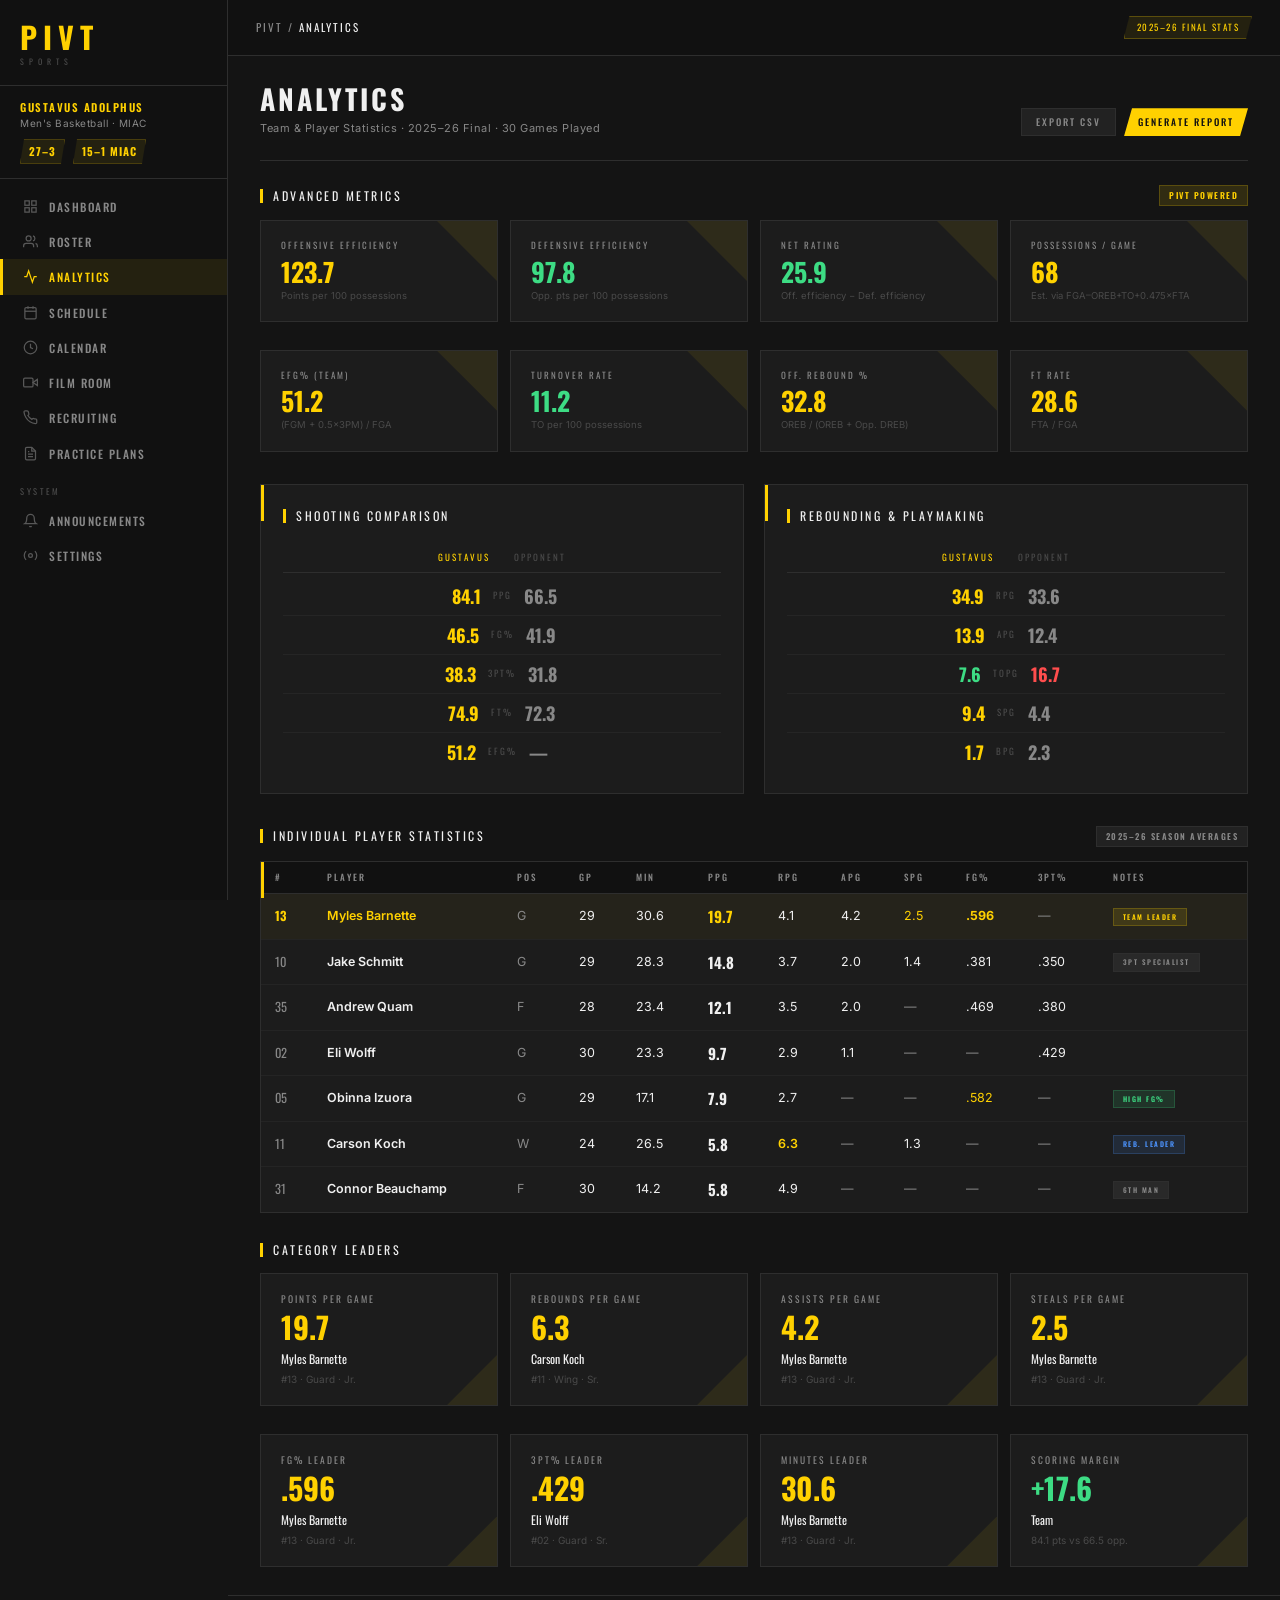
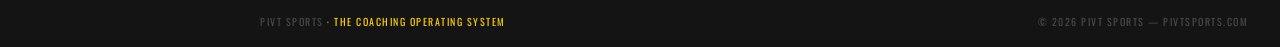
<file: stats.html>
<!DOCTYPE html>
<html lang="en">
<head>
  <meta charset="UTF-8" />
  <meta name="viewport" content="width=device-width, initial-scale=1.0" />
  <title>Analytics — Pivt Sports | Gustavus Men's Basketball</title>
  <link rel="stylesheet" href="styles.css" />
</head>
<body>

<div class="sidebar-overlay" id="sidebar-overlay"></div>

<aside class="sidebar" id="sidebar">
  <div class="sidebar-logo">
    <div class="logo-pivt">PIVT</div>
    <div class="logo-sports">SPORTS</div>
  </div>
  <div class="sidebar-team">
    <div class="sidebar-team-name">Gustavus Adolphus</div>
    <div class="sidebar-team-sub">Men's Basketball · MIAC</div>
    <div class="sidebar-record">
      <div class="record-pill">27–3</div>
      <div class="record-pill">15–1 MIAC</div>
    </div>
  </div>
  <nav class="sidebar-nav">
    <a href="index.html" class="nav-item">
      <svg viewBox="0 0 24 24" fill="none" stroke="currentColor" stroke-width="2"><rect x="3" y="3" width="7" height="7"/><rect x="14" y="3" width="7" height="7"/><rect x="14" y="14" width="7" height="7"/><rect x="3" y="14" width="7" height="7"/></svg>
      Dashboard
    </a>
    <a href="roster.html" class="nav-item">
      <svg viewBox="0 0 24 24" fill="none" stroke="currentColor" stroke-width="2"><path d="M17 21v-2a4 4 0 0 0-4-4H5a4 4 0 0 0-4 4v2"/><circle cx="9" cy="7" r="4"/><path d="M23 21v-2a4 4 0 0 0-3-3.87"/><path d="M16 3.13a4 4 0 0 1 0 7.75"/></svg>
      Roster
    </a>
    <a href="stats.html" class="nav-item active">
      <svg viewBox="0 0 24 24" fill="none" stroke="currentColor" stroke-width="2"><polyline points="22 12 18 12 15 21 9 3 6 12 2 12"/></svg>
      Analytics
    </a>
    <a href="schedule.html" class="nav-item">
      <svg viewBox="0 0 24 24" fill="none" stroke="currentColor" stroke-width="2"><rect x="3" y="4" width="18" height="18" rx="2" ry="2"/><line x1="16" y1="2" x2="16" y2="6"/><line x1="8" y1="2" x2="8" y2="6"/><line x1="3" y1="10" x2="21" y2="10"/></svg>
      Schedule
    </a>
    <a href="calendar.html" class="nav-item">
      <svg viewBox="0 0 24 24" fill="none" stroke="currentColor" stroke-width="2"><circle cx="12" cy="12" r="10"/><polyline points="12 6 12 12 16 14"/></svg>
      Calendar
    </a>
    <a href="film.html" class="nav-item">
      <svg viewBox="0 0 24 24" fill="none" stroke="currentColor" stroke-width="2"><polygon points="23 7 16 12 23 17 23 7"/><rect x="1" y="5" width="15" height="14" rx="2" ry="2"/></svg>
      Film Room
    </a>
    <a href="recruiting.html" class="nav-item">
      <svg viewBox="0 0 24 24" fill="none" stroke="currentColor" stroke-width="2"><path d="M22 16.92v3a2 2 0 0 1-2.18 2 19.79 19.79 0 0 1-8.63-3.07A19.5 19.5 0 0 1 4.69 12 19.79 19.79 0 0 1 1.61 3.41 2 2 0 0 1 3.6 1.23h3a2 2 0 0 1 2 1.72c.127.96.361 1.903.7 2.81a2 2 0 0 1-.45 2.11L7.91 8.73a16 16 0 0 0 6.29 6.29l.87-.87a2 2 0 0 1 2.11-.45c.907.339 1.85.573 2.81.7A2 2 0 0 1 21.94 16.92z"/></svg>
      Recruiting
    </a>
    <a href="practice.html" class="nav-item">
      <svg viewBox="0 0 24 24" fill="none" stroke="currentColor" stroke-width="2"><path d="M14 2H6a2 2 0 0 0-2 2v16a2 2 0 0 0 2 2h12a2 2 0 0 0 2-2V8z"/><polyline points="14 2 14 8 20 8"/><line x1="16" y1="13" x2="8" y2="13"/><line x1="16" y1="17" x2="8" y2="17"/><polyline points="10 9 9 9 8 9"/></svg>
      Practice Plans
    </a>
    <div class="nav-group-label">System</div>
    <a href="announcements.html" class="nav-item">
      <svg viewBox="0 0 24 24" fill="none" stroke="currentColor" stroke-width="2"><path d="M18 8A6 6 0 0 0 6 8c0 7-3 9-3 9h18s-3-2-3-9"/><path d="M13.73 21a2 2 0 0 1-3.46 0"/></svg>
      Announcements
    </a>
    <a href="#" class="nav-item">
      <svg viewBox="0 0 24 24" fill="none" stroke="currentColor" stroke-width="2"><circle cx="12" cy="12" r="3"/><path d="M19.07 4.93a10 10 0 0 1 0 14.14M4.93 4.93a10 10 0 0 0 0 14.14"/></svg>
      Settings
    </a>
  </nav>
</aside>

<div class="main">
  <header class="topbar">
    <div class="topbar-left">
      <button class="hamburger" id="hamburger" aria-label="Menu">
        <svg width="20" height="20" viewBox="0 0 24 24" fill="none" stroke="currentColor" stroke-width="2"><line x1="3" y1="6" x2="21" y2="6"/><line x1="3" y1="12" x2="21" y2="12"/><line x1="3" y1="18" x2="21" y2="18"/></svg>
      </button>
      <div class="topbar-path">PIVT / <span>Analytics</span></div>
    </div>
    <div class="topbar-right">
      <div class="topbar-tag">2025–26 Final Stats</div>
    </div>
  </header>

  <main class="content stats-root">

    <div class="page-header-row">
      <div class="page-header" style="margin-bottom:0;">
        <div class="page-title">Analytics</div>
        <div class="page-subtitle">Team & Player Statistics · 2025–26 Final · 30 Games Played</div>
      </div>
      <div style="display:flex; gap:8px;">
        <button class="btn btn-ghost btn-sm">Export CSV</button>
        <button class="btn btn-gold btn-sm">Generate Report</button>
      </div>
    </div>

    <hr class="divider" />

    <!-- Advanced Metrics Row -->
    <div class="section-header">
      <div class="section-title">Advanced Metrics</div>
      <span class="badge badge-gold">Pivt Powered</span>
    </div>
    <div class="grid-4" style="gap:12px; margin-bottom:28px;">
      <div class="adv-card">
        <div class="adv-label">Offensive Efficiency</div>
        <div class="adv-value" data-count="123.7">123.7</div>
        <div class="adv-desc">Points per 100 possessions</div>
      </div>
      <div class="adv-card">
        <div class="adv-label">Defensive Efficiency</div>
        <div class="adv-value" style="color:var(--success);" data-count="97.8">97.8</div>
        <div class="adv-desc">Opp. pts per 100 possessions</div>
      </div>
      <div class="adv-card">
        <div class="adv-label">Net Rating</div>
        <div class="adv-value" style="color:var(--success);" data-count="25.9">+25.9</div>
        <div class="adv-desc">Off. efficiency − Def. efficiency</div>
      </div>
      <div class="adv-card">
        <div class="adv-label">Possessions / Game</div>
        <div class="adv-value" data-count="68">68</div>
        <div class="adv-desc">Est. via FGA–OREB+TO+0.475×FTA</div>
      </div>
    </div>

    <div class="grid-4" style="gap:12px; margin-bottom:32px;">
      <div class="adv-card">
        <div class="adv-label">eFG% (Team)</div>
        <div class="adv-value" data-count="51.2">.512</div>
        <div class="adv-desc">(FGM + 0.5×3PM) / FGA</div>
      </div>
      <div class="adv-card">
        <div class="adv-label">Turnover Rate</div>
        <div class="adv-value" style="color:var(--success);" data-count="11.2">11.2%</div>
        <div class="adv-desc">TO per 100 possessions</div>
      </div>
      <div class="adv-card">
        <div class="adv-label">Off. Rebound %</div>
        <div class="adv-value" data-count="32.8">32.8%</div>
        <div class="adv-desc">OREB / (OREB + Opp. DREB)</div>
      </div>
      <div class="adv-card">
        <div class="adv-label">FT Rate</div>
        <div class="adv-value" data-count="28.6">28.6%</div>
        <div class="adv-desc">FTA / FGA</div>
      </div>
    </div>

    <!-- Team vs Opponent Comparison -->
    <div class="grid-2" style="gap:20px; margin-bottom:32px;">

      <!-- Shooting comparison -->
      <div class="card">
        <div class="card-accent"></div>
        <div class="section-header" style="margin-bottom:16px;">
          <div class="section-title">Shooting Comparison</div>
        </div>
        <!-- headers -->
        <div class="compare-row" style="border-bottom:1px solid var(--border); padding-bottom:8px; margin-bottom:4px;">
          <div style="font-family:'Oswald',sans-serif; font-size:9px; letter-spacing:2px; text-transform:uppercase; color:var(--gold); text-align:right;">GUSTAVUS</div>
          <div></div>
          <div style="font-family:'Oswald',sans-serif; font-size:9px; letter-spacing:2px; text-transform:uppercase; color:var(--text-dim);">OPPONENT</div>
        </div>
        <div class="compare-row">
          <div class="compare-val team" data-count="84.1">84.1</div>
          <div class="compare-cat">PPG</div>
          <div class="compare-val opp" data-count="66.5">66.5</div>
        </div>
        <div class="compare-row">
          <div class="compare-val team" data-count="46.5">.465</div>
          <div class="compare-cat">FG%</div>
          <div class="compare-val opp" data-count="41.9">.419</div>
        </div>
        <div class="compare-row">
          <div class="compare-val team" data-count="38.3">.383</div>
          <div class="compare-cat">3PT%</div>
          <div class="compare-val opp" data-count="31.8">.318</div>
        </div>
        <div class="compare-row">
          <div class="compare-val team" data-count="74.9">.749</div>
          <div class="compare-cat">FT%</div>
          <div class="compare-val opp" data-count="72.3">.723</div>
        </div>
        <div class="compare-row">
          <div class="compare-val team" data-count="51.2">.512</div>
          <div class="compare-cat">eFG%</div>
          <div class="compare-val opp">—</div>
        </div>
      </div>

      <!-- Other stats comparison -->
      <div class="card">
        <div class="card-accent"></div>
        <div class="section-header" style="margin-bottom:16px;">
          <div class="section-title">Rebounding & Playmaking</div>
        </div>
        <div class="compare-row" style="border-bottom:1px solid var(--border); padding-bottom:8px; margin-bottom:4px;">
          <div style="font-family:'Oswald',sans-serif; font-size:9px; letter-spacing:2px; text-transform:uppercase; color:var(--gold); text-align:right;">GUSTAVUS</div>
          <div></div>
          <div style="font-family:'Oswald',sans-serif; font-size:9px; letter-spacing:2px; text-transform:uppercase; color:var(--text-dim);">OPPONENT</div>
        </div>
        <div class="compare-row">
          <div class="compare-val team" data-count="34.9">34.9</div>
          <div class="compare-cat">RPG</div>
          <div class="compare-val opp" data-count="33.6">33.6</div>
        </div>
        <div class="compare-row">
          <div class="compare-val team" data-count="13.9">13.9</div>
          <div class="compare-cat">APG</div>
          <div class="compare-val opp" data-count="12.4">12.4</div>
        </div>
        <div class="compare-row">
          <div class="compare-val team" style="color:var(--success);" data-count="7.6">7.6</div>
          <div class="compare-cat">TOPG</div>
          <div class="compare-val opp" style="color:var(--danger);" data-count="16.7">16.7</div>
        </div>
        <div class="compare-row">
          <div class="compare-val team" data-count="9.4">9.4</div>
          <div class="compare-cat">SPG</div>
          <div class="compare-val opp" data-count="4.4">4.4</div>
        </div>
        <div class="compare-row">
          <div class="compare-val team" data-count="1.7">1.7</div>
          <div class="compare-cat">BPG</div>
          <div class="compare-val opp" data-count="2.3">2.3</div>
        </div>
      </div>

    </div>

    <!-- Individual Stats Table -->
    <div class="section-header">
      <div class="section-title">Individual Player Statistics</div>
      <span class="badge badge-gray">2025–26 Season Averages</span>
    </div>

    <div class="card" style="padding:0; margin-bottom:28px;">
      <div class="card-accent"></div>
      <div class="table-wrap">
        <table class="data-table">
          <thead>
            <tr>
              <th>#</th>
              <th>Player</th>
              <th>Pos</th>
              <th>GP</th>
              <th>MIN</th>
              <th>PPG</th>
              <th>RPG</th>
              <th>APG</th>
              <th>SPG</th>
              <th>FG%</th>
              <th>3PT%</th>
              <th>Notes</th>
            </tr>
          </thead>
          <tbody>
            <tr style="background:rgba(255,209,0,0.04);">
              <td style="font-family:'Oswald',sans-serif; color:var(--gold); font-weight:700;">13</td>
              <td class="name" style="color:var(--gold);">Myles Barnette</td>
              <td class="muted">G</td>
              <td>29</td>
              <td>30.6</td>
              <td class="gold" style="font-family:'Oswald',sans-serif; font-weight:700; font-size:15px;">19.7</td>
              <td>4.1</td>
              <td>4.2</td>
              <td style="color:var(--gold);">2.5</td>
              <td style="color:var(--gold); font-weight:700;">.596</td>
              <td class="muted">—</td>
              <td><span class="badge badge-gold" style="font-size:7px;">Team Leader</span></td>
            </tr>
            <tr>
              <td style="font-family:'Oswald',sans-serif; color:var(--text-muted);">10</td>
              <td class="name">Jake Schmitt</td>
              <td class="muted">G</td>
              <td>29</td>
              <td>28.3</td>
              <td style="font-family:'Oswald',sans-serif; font-weight:700; font-size:15px;">14.8</td>
              <td>3.7</td>
              <td>2.0</td>
              <td>1.4</td>
              <td>.381</td>
              <td>.350</td>
              <td><span class="badge badge-gray" style="font-size:7px;">3PT Specialist</span></td>
            </tr>
            <tr>
              <td style="font-family:'Oswald',sans-serif; color:var(--text-muted);">35</td>
              <td class="name">Andrew Quam</td>
              <td class="muted">F</td>
              <td>28</td>
              <td>23.4</td>
              <td style="font-family:'Oswald',sans-serif; font-weight:700; font-size:15px;">12.1</td>
              <td>3.5</td>
              <td>2.0</td>
              <td class="muted">—</td>
              <td>.469</td>
              <td>.380</td>
              <td></td>
            </tr>
            <tr>
              <td style="font-family:'Oswald',sans-serif; color:var(--text-muted);">02</td>
              <td class="name">Eli Wolff</td>
              <td class="muted">G</td>
              <td>30</td>
              <td>23.3</td>
              <td style="font-family:'Oswald',sans-serif; font-weight:700; font-size:15px;">9.7</td>
              <td>2.9</td>
              <td>1.1</td>
              <td class="muted">—</td>
              <td class="muted">—</td>
              <td>.429</td>
              <td></td>
            </tr>
            <tr>
              <td style="font-family:'Oswald',sans-serif; color:var(--text-muted);">05</td>
              <td class="name">Obinna Izuora</td>
              <td class="muted">G</td>
              <td>29</td>
              <td>17.1</td>
              <td style="font-family:'Oswald',sans-serif; font-weight:700; font-size:15px;">7.9</td>
              <td>2.7</td>
              <td class="muted">—</td>
              <td class="muted">—</td>
              <td style="color:var(--gold);">.582</td>
              <td class="muted">—</td>
              <td><span class="badge badge-green" style="font-size:7px;">High FG%</span></td>
            </tr>
            <tr>
              <td style="font-family:'Oswald',sans-serif; color:var(--text-muted);">11</td>
              <td class="name">Carson Koch</td>
              <td class="muted">W</td>
              <td>24</td>
              <td>26.5</td>
              <td style="font-family:'Oswald',sans-serif; font-weight:700; font-size:15px;">5.8</td>
              <td style="color:var(--gold); font-weight:600;">6.3</td>
              <td class="muted">—</td>
              <td>1.3</td>
              <td class="muted">—</td>
              <td class="muted">—</td>
              <td><span class="badge badge-blue" style="font-size:7px;">Reb. Leader</span></td>
            </tr>
            <tr>
              <td style="font-family:'Oswald',sans-serif; color:var(--text-muted);">31</td>
              <td class="name">Connor Beauchamp</td>
              <td class="muted">F</td>
              <td>30</td>
              <td>14.2</td>
              <td style="font-family:'Oswald',sans-serif; font-weight:700; font-size:15px;">5.8</td>
              <td>4.9</td>
              <td class="muted">—</td>
              <td class="muted">—</td>
              <td class="muted">—</td>
              <td class="muted">—</td>
              <td><span class="badge badge-gray" style="font-size:7px;">6th Man</span></td>
            </tr>
          </tbody>
        </table>
      </div>
    </div>

    <!-- Stat Leader Cards -->
    <div class="section-header">
      <div class="section-title">Category Leaders</div>
    </div>
    <div class="grid-4" style="gap:12px; margin-bottom:28px;">
      <div class="stat-card">
        <div class="stat-label">Points Per Game</div>
        <div class="stat-value">19.7</div>
        <div style="margin-top:8px; font-family:'Oswald',sans-serif; font-size:12px; color:var(--text);">Myles Barnette</div>
        <div class="stat-sub">#13 · Guard · Jr.</div>
      </div>
      <div class="stat-card">
        <div class="stat-label">Rebounds Per Game</div>
        <div class="stat-value">6.3</div>
        <div style="margin-top:8px; font-family:'Oswald',sans-serif; font-size:12px; color:var(--text);">Carson Koch</div>
        <div class="stat-sub">#11 · Wing · Sr.</div>
      </div>
      <div class="stat-card">
        <div class="stat-label">Assists Per Game</div>
        <div class="stat-value">4.2</div>
        <div style="margin-top:8px; font-family:'Oswald',sans-serif; font-size:12px; color:var(--text);">Myles Barnette</div>
        <div class="stat-sub">#13 · Guard · Jr.</div>
      </div>
      <div class="stat-card">
        <div class="stat-label">Steals Per Game</div>
        <div class="stat-value">2.5</div>
        <div style="margin-top:8px; font-family:'Oswald',sans-serif; font-size:12px; color:var(--text);">Myles Barnette</div>
        <div class="stat-sub">#13 · Guard · Jr.</div>
      </div>
    </div>

    <div class="grid-4" style="gap:12px;">
      <div class="stat-card">
        <div class="stat-label">FG% Leader</div>
        <div class="stat-value">.596</div>
        <div style="margin-top:8px; font-family:'Oswald',sans-serif; font-size:12px; color:var(--text);">Myles Barnette</div>
        <div class="stat-sub">#13 · Guard · Jr.</div>
      </div>
      <div class="stat-card">
        <div class="stat-label">3PT% Leader</div>
        <div class="stat-value">.429</div>
        <div style="margin-top:8px; font-family:'Oswald',sans-serif; font-size:12px; color:var(--text);">Eli Wolff</div>
        <div class="stat-sub">#02 · Guard · Sr.</div>
      </div>
      <div class="stat-card">
        <div class="stat-label">Minutes Leader</div>
        <div class="stat-value">30.6</div>
        <div style="margin-top:8px; font-family:'Oswald',sans-serif; font-size:12px; color:var(--text);">Myles Barnette</div>
        <div class="stat-sub">#13 · Guard · Jr.</div>
      </div>
      <div class="stat-card">
        <div class="stat-label">Scoring Margin</div>
        <div class="stat-value" style="color:var(--success);">+17.6</div>
        <div style="margin-top:8px; font-family:'Oswald',sans-serif; font-size:12px; color:var(--text);">Team</div>
        <div class="stat-sub">84.1 pts vs 66.5 opp.</div>
      </div>
    </div>

  </main>

  <footer class="footer">
    <div>Pivt Sports <span class="footer-brand">· The Coaching Operating System</span></div>
    <div>© 2026 Pivt Sports — pivtsports.com</div>
  </footer>
</div>

<script src="app.js"></script>
</body>
</html>
</file>
<file: styles.css>
@import url('https://fonts.googleapis.com/css2?family=Oswald:wght@400;500;600;700&family=Inter:wght@300;400;500;600;700&display=swap');

/* ─── Reset & Base ─────────────────────────────────────── */
*, *::before, *::after { box-sizing: border-box; margin: 0; padding: 0; }

:root {
  --gold:      #FFD100;
  --gold-dim:  rgba(255,209,0,0.08);
  --gold-border: rgba(255,209,0,0.25);
  --black:     #111111;
  --bg:        #141414;
  --surface:   #1c1c1c;
  --surface2:  #222222;
  --surface3:  #2a2a2a;
  --border:    #2e2e2e;
  --border2:   #3a3a3a;
  --text:      #f0f0f0;
  --text-muted:#888888;
  --text-dim:  #4a4a4a;
  --success:   #3ddc84;
  --danger:    #ff4d4d;
  --info:      #4d94ff;
  --sidebar-w: 228px;
}

html { font-size: 14px; }

body {
  font-family: 'Inter', sans-serif;
  background: var(--bg);
  color: var(--text);
  min-height: 100vh;
  display: flex;
  overflow-x: hidden;
  line-height: 1.5;
}

a { text-decoration: none; color: inherit; }
button { font-family: inherit; }

/* ─── Sidebar ───────────────────────────────────────────── */
.sidebar {
  width: var(--sidebar-w);
  background: var(--black);
  border-right: 1px solid var(--border);
  display: flex;
  flex-direction: column;
  position: fixed;
  top: 0; left: 0; bottom: 0;
  z-index: 200;
  transition: transform 0.28s cubic-bezier(0.4, 0, 0.2, 1);
  overflow-y: auto;
}

.sidebar-logo {
  padding: 22px 20px 18px;
  border-bottom: 1px solid var(--border);
  flex-shrink: 0;
}

.logo-pivt {
  font-family: 'Oswald', sans-serif;
  font-size: 30px;
  font-weight: 700;
  color: var(--gold);
  letter-spacing: 6px;
  line-height: 1;
}

.logo-sports {
  font-family: 'Oswald', sans-serif;
  font-size: 8px;
  letter-spacing: 5px;
  color: var(--text-dim);
  text-transform: uppercase;
  margin-top: 3px;
}

.sidebar-team {
  padding: 14px 20px;
  border-bottom: 1px solid var(--border);
  flex-shrink: 0;
}

.sidebar-team-name {
  font-family: 'Oswald', sans-serif;
  font-size: 11px;
  font-weight: 600;
  letter-spacing: 1.5px;
  color: var(--gold);
  text-transform: uppercase;
  line-height: 1.3;
}

.sidebar-team-sub {
  font-size: 10px;
  color: var(--text-muted);
  margin-top: 2px;
  letter-spacing: 0.5px;
}

.sidebar-record {
  margin-top: 8px;
  display: flex;
  align-items: center;
  gap: 8px;
}

.record-pill {
  font-family: 'Oswald', sans-serif;
  font-size: 11px;
  font-weight: 700;
  letter-spacing: 1px;
  padding: 3px 8px;
  background: var(--gold-dim);
  border: 1px solid var(--gold-border);
  color: var(--gold);
  clip-path: polygon(4px 0, 100% 0, calc(100% - 4px) 100%, 0 100%);
}

.sidebar-nav {
  flex: 1;
  padding: 10px 0 20px;
}

.nav-group-label {
  font-size: 8.5px;
  font-family: 'Oswald', sans-serif;
  letter-spacing: 2.5px;
  color: var(--text-dim);
  text-transform: uppercase;
  padding: 14px 20px 5px;
}

.nav-item {
  display: flex;
  align-items: center;
  gap: 11px;
  padding: 9px 20px;
  color: var(--text-muted);
  font-size: 11.5px;
  font-family: 'Oswald', sans-serif;
  letter-spacing: 1.5px;
  text-transform: uppercase;
  font-weight: 500;
  transition: background 0.12s, color 0.12s, border-color 0.12s;
  border-left: 3px solid transparent;
  cursor: pointer;
  position: relative;
}

.nav-item:hover {
  color: var(--text);
  background: rgba(255,255,255,0.03);
}

.nav-item.active {
  color: var(--gold);
  background: var(--gold-dim);
  border-left-color: var(--gold);
}

.nav-item svg {
  width: 15px;
  height: 15px;
  flex-shrink: 0;
  opacity: 0.6;
  transition: opacity 0.12s;
}

.nav-item.active svg,
.nav-item:hover svg { opacity: 1; }

/* ─── Main Layout ────────────────────────────────────────── */
.main {
  margin-left: var(--sidebar-w);
  flex: 1;
  display: flex;
  flex-direction: column;
  min-height: 100vh;
  min-width: 0;
}

/* ─── Top Bar ────────────────────────────────────────────── */
.topbar {
  background: var(--black);
  border-bottom: 1px solid var(--border);
  padding: 0 28px;
  height: 56px;
  display: flex;
  align-items: center;
  justify-content: space-between;
  position: sticky;
  top: 0;
  z-index: 100;
  flex-shrink: 0;
}

.topbar-left {
  display: flex;
  align-items: center;
  gap: 14px;
}

.hamburger {
  display: none;
  background: none;
  border: none;
  color: var(--text-muted);
  cursor: pointer;
  padding: 6px;
  transition: color 0.12s;
}
.hamburger:hover { color: var(--text); }

.topbar-path {
  font-family: 'Oswald', sans-serif;
  font-size: 11px;
  letter-spacing: 2px;
  text-transform: uppercase;
  color: var(--text-muted);
}
.topbar-path span { color: var(--text); }

.topbar-right {
  display: flex;
  align-items: center;
  gap: 12px;
}

.topbar-tag {
  font-family: 'Oswald', sans-serif;
  font-size: 9px;
  letter-spacing: 1.5px;
  text-transform: uppercase;
  padding: 4px 12px;
  border: 1px solid var(--gold-border);
  color: var(--gold);
  background: var(--gold-dim);
  clip-path: polygon(6px 0, 100% 0, calc(100% - 6px) 100%, 0 100%);
}

.topbar-dot {
  width: 7px; height: 7px;
  border-radius: 50%;
  background: var(--success);
  box-shadow: 0 0 6px var(--success);
}

/* ─── Content ─────────────────────────────────────────────── */
.content {
  padding: 28px 32px;
  flex: 1;
}

/* ─── Page Header ─────────────────────────────────────────── */
.page-header {
  margin-bottom: 28px;
}

.page-title {
  font-family: 'Oswald', sans-serif;
  font-size: 28px;
  font-weight: 700;
  letter-spacing: 3px;
  text-transform: uppercase;
  color: var(--text);
  line-height: 1.1;
}

.page-subtitle {
  font-size: 11px;
  color: var(--text-muted);
  margin-top: 5px;
  letter-spacing: 0.5px;
}

.page-header-row {
  display: flex;
  align-items: flex-end;
  justify-content: space-between;
  gap: 16px;
}

/* ─── Cards ────────────────────────────────────────────────── */
.card {
  background: var(--surface);
  border: 1px solid var(--border);
  padding: 22px;
  position: relative;
}

.card-accent {
  position: absolute;
  top: 0; left: 0;
  width: 3px;
  height: 36px;
  background: var(--gold);
}

.card-title {
  font-family: 'Oswald', sans-serif;
  font-size: 10px;
  letter-spacing: 2.5px;
  text-transform: uppercase;
  color: var(--text-muted);
  margin-bottom: 10px;
}

.card-value {
  font-family: 'Oswald', sans-serif;
  font-weight: 700;
  color: var(--text);
  line-height: 1;
}
.cv-xl  { font-size: 52px; }
.cv-lg  { font-size: 36px; }
.cv-md  { font-size: 26px; }
.cv-gold { color: var(--gold); }

.card-meta {
  font-size: 10.5px;
  color: var(--text-muted);
  margin-top: 5px;
}

/* ─── Stat Cards ────────────────────────────────────────────── */
.stat-card {
  background: var(--surface);
  border: 1px solid var(--border);
  padding: 18px 20px;
  position: relative;
  overflow: hidden;
  transition: border-color 0.15s, background 0.15s;
}

.stat-card:hover {
  border-color: var(--border2);
  background: #202020;
}

.stat-card::after {
  content: '';
  position: absolute;
  bottom: -10px;
  right: -10px;
  width: 70px;
  height: 70px;
  background: var(--gold-dim);
  clip-path: polygon(100% 0, 100% 100%, 0 100%);
  pointer-events: none;
}

.stat-label {
  font-family: 'Oswald', sans-serif;
  font-size: 9.5px;
  letter-spacing: 2px;
  text-transform: uppercase;
  color: var(--text-muted);
  margin-bottom: 6px;
}

.stat-value {
  font-family: 'Oswald', sans-serif;
  font-size: 30px;
  font-weight: 700;
  color: var(--gold);
  line-height: 1;
}

.stat-value.neutral { color: var(--text); }
.stat-value.red { color: var(--danger); }

.stat-sub {
  font-size: 10px;
  color: var(--text-dim);
  margin-top: 4px;
}

/* ─── Grids ─────────────────────────────────────────────────── */
.grid-2 { display: grid; grid-template-columns: repeat(2, 1fr); gap: 16px; }
.grid-3 { display: grid; grid-template-columns: repeat(3, 1fr); gap: 16px; }
.grid-4 { display: grid; grid-template-columns: repeat(4, 1fr); gap: 16px; }
.grid-5 { display: grid; grid-template-columns: repeat(5, 1fr); gap: 16px; }

/* ─── Section Headers ────────────────────────────────────────── */
.section-header {
  display: flex;
  align-items: center;
  justify-content: space-between;
  margin-bottom: 14px;
}

.section-title {
  font-family: 'Oswald', sans-serif;
  font-size: 12px;
  letter-spacing: 2.5px;
  text-transform: uppercase;
  color: var(--text);
  display: flex;
  align-items: center;
  gap: 10px;
}

.section-title::before {
  content: '';
  width: 3px;
  height: 14px;
  background: var(--gold);
  display: block;
  flex-shrink: 0;
}

.section-link {
  font-family: 'Oswald', sans-serif;
  font-size: 9px;
  letter-spacing: 1.5px;
  text-transform: uppercase;
  color: var(--text-muted);
  transition: color 0.12s;
}
.section-link:hover { color: var(--gold); }

/* ─── Tables ─────────────────────────────────────────────────── */
.table-wrap {
  overflow-x: auto;
  -webkit-overflow-scrolling: touch;
}

.data-table {
  width: 100%;
  border-collapse: collapse;
  font-size: 12.5px;
  white-space: nowrap;
}

.data-table th {
  font-family: 'Oswald', sans-serif;
  font-size: 9px;
  letter-spacing: 2px;
  text-transform: uppercase;
  color: var(--text-muted);
  padding: 9px 14px;
  text-align: left;
  border-bottom: 1px solid var(--border);
  background: var(--black);
  font-weight: 500;
  white-space: nowrap;
}

.data-table td {
  padding: 11px 14px;
  border-bottom: 1px solid rgba(255,255,255,0.035);
  color: var(--text);
  vertical-align: middle;
}

.data-table tbody tr:hover { background: rgba(255,209,0,0.025); }
.data-table tbody tr:last-child td { border-bottom: none; }
.data-table td.gold { color: var(--gold); font-weight: 600; }
.data-table td.muted { color: var(--text-muted); }
.data-table td.name { font-weight: 600; }

/* ─── Buttons ────────────────────────────────────────────────── */
.btn {
  display: inline-flex;
  align-items: center;
  gap: 7px;
  font-family: 'Oswald', sans-serif;
  font-size: 10.5px;
  letter-spacing: 2px;
  text-transform: uppercase;
  padding: 9px 20px;
  border: none;
  cursor: pointer;
  transition: all 0.15s;
  font-weight: 500;
  clip-path: polygon(8px 0, 100% 0, calc(100% - 8px) 100%, 0 100%);
}

.btn-gold {
  background: var(--gold);
  color: #111;
}
.btn-gold:hover { background: #ffe840; }

.btn-ghost {
  background: var(--surface2);
  color: var(--text-muted);
  border: 1px solid var(--border);
  clip-path: none;
}
.btn-ghost:hover { color: var(--text); border-color: var(--border2); }

.btn-sm { padding: 6px 14px; font-size: 9.5px; }

/* ─── Quick Actions (Dashboard) ─────────────────────────────── */
.quick-actions-bar {
  background: var(--surface);
  border: 1px solid var(--border);
  padding: 20px 24px;
  margin-bottom: 24px;
}
.quick-actions-label {
  font-family: 'Oswald', sans-serif;
  font-size: 9px;
  letter-spacing: 2.5px;
  text-transform: uppercase;
  color: var(--text-dim);
  margin-bottom: 14px;
  display: flex;
  align-items: center;
  gap: 8px;
}
.quick-actions-label::before {
  content: '';
  width: 3px;
  height: 12px;
  background: var(--gold);
  display: block;
}
.quick-actions-grid {
  display: flex;
  gap: 12px;
  flex-wrap: wrap;
}
.quick-action-btn {
  display: inline-flex;
  align-items: center;
  gap: 10px;
  font-family: 'Oswald', sans-serif;
  font-size: 11px;
  letter-spacing: 1.5px;
  text-transform: uppercase;
  font-weight: 600;
  padding: 14px 22px;
  min-height: 52px;
  background: var(--gold-dim);
  border: 2px solid var(--gold-border);
  color: var(--gold);
  cursor: pointer;
  transition: all 0.15s;
  text-decoration: none;
}
.quick-action-btn:hover {
  background: rgba(255,209,0,0.14);
  border-color: var(--gold);
  color: var(--gold);
  transform: translateY(-2px);
  box-shadow: 0 4px 14px rgba(255,209,0,0.15);
}
.quick-action-icon {
  font-size: 18px;
  line-height: 1;
}

/* ─── Helper Text ────────────────────────────────────────────── */
.helper-text {
  color: #666;
  font-size: 0.78rem;
  font-style: italic;
  margin-top: 0.35rem;
}

/* ─── Film Workflow Steps ────────────────────────────────────── */
.film-workflow {
  display: grid;
  grid-template-columns: repeat(3, 1fr);
  gap: 0;
  margin: 1.5rem 0 2rem;
  border: 1px solid var(--border);
  overflow: hidden;
}
.film-step {
  background: var(--surface);
  padding: 20px 22px;
  position: relative;
  border-right: 1px solid var(--border);
}
.film-step:last-child { border-right: none; }
.film-step-num {
  font-family: 'Oswald', sans-serif;
  font-size: 9px;
  letter-spacing: 2px;
  text-transform: uppercase;
  color: var(--text-dim);
  margin-bottom: 8px;
}
.film-step-icon {
  font-size: 28px;
  margin-bottom: 8px;
  line-height: 1;
}
.film-step-title {
  font-family: 'Oswald', sans-serif;
  font-size: 14px;
  font-weight: 700;
  letter-spacing: 2px;
  text-transform: uppercase;
  color: var(--gold);
  margin-bottom: 6px;
}
.film-step-desc {
  font-size: 11.5px;
  color: var(--text-muted);
  line-height: 1.55;
}
.film-workflow-label {
  font-family: 'Oswald', sans-serif;
  font-size: 10px;
  letter-spacing: 2px;
  text-transform: uppercase;
  color: var(--text-dim);
  margin-bottom: 10px;
  display: flex;
  align-items: center;
  gap: 8px;
}
.film-workflow-label::before {
  content: '';
  width: 3px; height: 12px;
  background: var(--gold);
  display: block;
}

/* ─── Drill Card Draggable ───────────────────────────────────── */
.drill-grip {
  color: var(--text-dim);
  font-size: 14px;
  line-height: 1;
  letter-spacing: 2px;
  cursor: grab;
  user-select: none;
  margin-bottom: 6px;
  display: block;
}
.drill-grip:active { cursor: grabbing; }

/* ─── Seen-By Badges (Announcements) ────────────────────────── */
.seen-badge {
  font-family: 'Oswald', sans-serif;
  font-size: 10px;
  letter-spacing: 0.8px;
  text-transform: uppercase;
  display: flex;
  align-items: center;
  gap: 6px;
  flex-wrap: wrap;
}
.seen-badge-all {
  color: var(--success);
}
.seen-badge-partial {
  color: #e6a817;
}
.btn-reminder {
  font-family: 'Oswald', sans-serif;
  font-size: 8.5px;
  letter-spacing: 1px;
  text-transform: uppercase;
  padding: 3px 10px;
  background: rgba(230,168,23,0.1);
  border: 1px solid rgba(230,168,23,0.3);
  color: #e6a817;
  cursor: pointer;
  transition: all 0.12s;
  min-height: 26px;
}
.btn-reminder:hover { background: rgba(230,168,23,0.18); }

/* ─── Calendar Add Hint ──────────────────────────────────────── */
.cal-add-hint {
  background: var(--gold-dim);
  border: 1px solid var(--gold-border);
  padding: 10px 18px;
  margin-bottom: 1.5rem;
  display: flex;
  align-items: center;
  gap: 10px;
  font-size: 12px;
  color: var(--text-muted);
}
.cal-add-hint-icon { font-size: 16px; flex-shrink: 0; }
.cal-day:hover .cal-day-plus {
  opacity: 1;
}
.cal-day-plus {
  opacity: 0;
  position: absolute;
  bottom: 4px;
  right: 6px;
  font-size: 16px;
  color: var(--gold);
  line-height: 1;
  transition: opacity 0.15s;
  pointer-events: none;
}

/* ─── Recruiting Stage Desc ──────────────────────────────────── */
.stage-desc {
  font-size: 10px;
  color: var(--text-dim);
  font-style: italic;
  margin-top: 4px;
  line-height: 1.4;
}

/* ─── Badges ─────────────────────────────────────────────────── */
.badge {
  display: inline-block;
  font-family: 'Oswald', sans-serif;
  font-size: 8.5px;
  letter-spacing: 1.5px;
  text-transform: uppercase;
  padding: 3px 9px;
  font-weight: 600;
}

.badge-gold   { background: rgba(255,209,0,0.12);  color: var(--gold);    border: 1px solid rgba(255,209,0,0.2); }
.badge-green  { background: rgba(61,220,132,0.12); color: var(--success); border: 1px solid rgba(61,220,132,0.2); }
.badge-red    { background: rgba(255,77,77,0.12);  color: var(--danger);  border: 1px solid rgba(255,77,77,0.2); }
.badge-blue   { background: rgba(77,148,255,0.12); color: var(--info);    border: 1px solid rgba(77,148,255,0.2); }
.badge-gray   { background: rgba(255,255,255,0.06); color: var(--text-muted); border: 1px solid var(--border); }
.badge-purple { background: rgba(170,100,255,0.12); color: #b366ff; border: 1px solid rgba(170,100,255,0.2); }

/* ─── Win/Loss ───────────────────────────────────────────────── */
.result-w { color: var(--success); font-family: 'Oswald', sans-serif; font-weight: 700; font-size: 13px; }
.result-l { color: var(--danger);  font-family: 'Oswald', sans-serif; font-weight: 700; font-size: 13px; }

/* ─── Progress ────────────────────────────────────────────────── */
.progress-bar {
  height: 3px;
  background: var(--surface3);
  margin-top: 8px;
  overflow: hidden;
}
.progress-fill {
  height: 100%;
  background: linear-gradient(90deg, var(--gold) 0%, #ffe840 100%);
  position: relative;
}

/* ─── Overlay (mobile) ───────────────────────────────────────── */
.sidebar-overlay {
  display: none;
  position: fixed;
  inset: 0;
  background: rgba(0,0,0,0.75);
  z-index: 199;
  backdrop-filter: blur(2px);
}

/* ─── Divider ────────────────────────────────────────────────── */
.divider {
  border: none;
  border-top: 1px solid var(--border);
  margin: 24px 0;
}

/* ─── Footer ─────────────────────────────────────────────────── */
.footer {
  padding: 18px 32px;
  border-top: 1px solid var(--border);
  display: flex;
  align-items: center;
  justify-content: space-between;
  font-size: 10px;
  color: var(--text-dim);
  font-family: 'Oswald', sans-serif;
  letter-spacing: 1.5px;
  text-transform: uppercase;
  flex-shrink: 0;
}

.footer-brand { color: var(--gold); }

/* ─── Tabs ───────────────────────────────────────────────────── */
.tabs {
  display: flex;
  gap: 0;
  border-bottom: 1px solid var(--border);
  margin-bottom: 20px;
}

.tab {
  font-family: 'Oswald', sans-serif;
  font-size: 10.5px;
  letter-spacing: 1.5px;
  text-transform: uppercase;
  padding: 10px 20px;
  color: var(--text-muted);
  cursor: pointer;
  border: none;
  background: none;
  border-bottom: 2px solid transparent;
  margin-bottom: -1px;
  transition: color 0.12s, border-color 0.12s;
}

.tab:hover { color: var(--text); }
.tab.active { color: var(--gold); border-bottom-color: var(--gold); }

/* ─── Number highlight ───────────────────────────────────────── */
.jersey {
  font-family: 'Oswald', sans-serif;
  font-size: 20px;
  font-weight: 700;
  color: var(--gold);
  opacity: 0.35;
  line-height: 1;
  min-width: 32px;
}

/* ─── Performer Cards ─────────────────────────────────────────── */
.performer-card {
  background: var(--surface);
  border: 1px solid var(--border);
  padding: 18px 20px;
  display: flex;
  align-items: center;
  gap: 16px;
  transition: border-color 0.15s;
  position: relative;
  overflow: hidden;
}

.performer-card::before {
  content: '';
  position: absolute;
  left: 0; top: 0; bottom: 0;
  width: 3px;
  background: var(--gold);
}

.performer-card:hover { border-color: var(--gold); cursor: pointer; transform: translateY(-2px); box-shadow: 0 4px 16px rgba(255,209,0,0.10); }

.performer-num {
  font-family: 'Oswald', sans-serif;
  font-size: 32px;
  font-weight: 700;
  color: var(--gold);
  opacity: 0.2;
  line-height: 1;
  min-width: 40px;
  text-align: right;
}

.performer-info { flex: 1; min-width: 0; }
.performer-name {
  font-family: 'Oswald', sans-serif;
  font-size: 15px;
  font-weight: 600;
  letter-spacing: 1px;
  color: var(--text);
  white-space: nowrap;
  overflow: hidden;
  text-overflow: ellipsis;
}
.performer-pos {
  font-size: 10px;
  color: var(--text-muted);
  margin-top: 2px;
}

.performer-stat {
  text-align: right;
}
.performer-stat-value {
  font-family: 'Oswald', sans-serif;
  font-size: 22px;
  font-weight: 700;
  color: var(--gold);
  line-height: 1;
}
.performer-stat-label {
  font-size: 9px;
  color: var(--text-muted);
  letter-spacing: 1px;
  text-transform: uppercase;
}

/* ─── Game Row ──────────────────────────────────────────────── */
.game-row {
  display: flex;
  align-items: center;
  gap: 14px;
  padding: 13px 0;
  border-bottom: 1px solid rgba(255,255,255,0.04);
}
.game-row:last-child { border-bottom: none; }

.game-date {
  font-family: 'Oswald', sans-serif;
  font-size: 10px;
  letter-spacing: 1px;
  color: var(--text-muted);
  min-width: 38px;
  text-align: center;
}
.game-date-month { font-size: 8px; color: var(--text-dim); text-transform: uppercase; }
.game-date-day   { font-size: 18px; font-weight: 700; color: var(--text); line-height: 1; }

.game-result-badge {
  width: 26px; height: 26px;
  display: flex; align-items: center; justify-content: center;
  font-family: 'Oswald', sans-serif;
  font-size: 12px;
  font-weight: 700;
  flex-shrink: 0;
}
.grb-w { background: rgba(61,220,132,0.12); color: var(--success); border: 1px solid rgba(61,220,132,0.2); }
.grb-l { background: rgba(255,77,77,0.12);  color: var(--danger);  border: 1px solid rgba(255,77,77,0.2); }

.game-opponent { flex: 1; min-width: 0; }
.game-opp-name {
  font-weight: 600;
  font-size: 13px;
  white-space: nowrap;
  overflow: hidden;
  text-overflow: ellipsis;
}
.game-opp-loc {
  font-size: 10px;
  color: var(--text-muted);
}

.game-score {
  font-family: 'Oswald', sans-serif;
  font-size: 15px;
  font-weight: 600;
  color: var(--text);
  letter-spacing: 1px;
  text-align: right;
  white-space: nowrap;
}
.game-score.w { color: var(--success); }
.game-score.l { color: var(--danger); }

/* ─── Announcement Card ─────────────────────────────────────── */
.announce-card {
  background: var(--surface2);
  border: 1px solid var(--border);
  border-left: 3px solid var(--gold);
  padding: 18px 20px;
  margin-bottom: 12px;
}
.announce-header {
  display: flex;
  align-items: center;
  justify-content: space-between;
  margin-bottom: 8px;
}
.announce-author {
  font-family: 'Oswald', sans-serif;
  font-size: 11px;
  letter-spacing: 1px;
  color: var(--gold);
  text-transform: uppercase;
}
.announce-time {
  font-size: 10px;
  color: var(--text-dim);
}
.announce-text {
  font-size: 12.5px;
  color: var(--text-muted);
  line-height: 1.6;
}

/* ─── Roster Cards ──────────────────────────────────────────── */
.player-card {
  background: var(--surface);
  border: 1px solid var(--border);
  padding: 16px;
  position: relative;
  overflow: hidden;
  transition: border-color 0.15s, background 0.15s;
  cursor: pointer;
}

.player-card:hover {
  border-color: var(--gold);
  background: #1f1f1f;
  transform: translateY(-3px);
  box-shadow: 0 6px 20px rgba(255,209,0,0.12);
}

.player-card-corner {
  position: absolute;
  top: 0; right: 0;
  width: 0; height: 0;
  border-style: solid;
  border-width: 0 32px 32px 0;
  border-color: transparent var(--gold) transparent transparent;
  opacity: 0.15;
}

.player-card-num {
  font-family: 'Oswald', sans-serif;
  font-size: 36px;
  font-weight: 700;
  color: var(--gold);
  opacity: 0.15;
  line-height: 1;
  margin-bottom: 6px;
}

.player-card-name {
  font-family: 'Oswald', sans-serif;
  font-size: 14px;
  font-weight: 600;
  letter-spacing: 0.5px;
  color: var(--text);
  line-height: 1.2;
}

.player-card-pos {
  font-family: 'Oswald', sans-serif;
  font-size: 10px;
  letter-spacing: 2px;
  color: var(--gold);
  text-transform: uppercase;
  margin-top: 2px;
}

.player-card-meta {
  display: flex;
  flex-wrap: wrap;
  gap: 8px;
  margin-top: 10px;
}

.player-card-meta-item {
  font-size: 10px;
  color: var(--text-muted);
}
.player-card-meta-item strong {
  color: var(--text);
  font-weight: 600;
}

.player-card-hs {
  margin-top: 8px;
  font-size: 10px;
  color: var(--text-dim);
  border-top: 1px solid var(--border);
  padding-top: 8px;
}

/* ─── Roster Filter Bar ─────────────────────────────────────── */
.filter-bar {
  display: flex;
  align-items: center;
  gap: 8px;
  margin-bottom: 20px;
  flex-wrap: wrap;
}

.filter-btn {
  font-family: 'Oswald', sans-serif;
  font-size: 10px;
  letter-spacing: 1.5px;
  text-transform: uppercase;
  padding: 6px 14px;
  background: var(--surface2);
  border: 1px solid var(--border);
  color: var(--text-muted);
  cursor: pointer;
  transition: all 0.12s;
}
.filter-btn:hover { color: var(--text); border-color: var(--border2); }
.filter-btn.active { background: var(--gold-dim); border-color: var(--gold-border); color: var(--gold); }

.filter-search {
  margin-left: auto;
  background: var(--surface2);
  border: 1px solid var(--border);
  color: var(--text);
  font-family: 'Inter', sans-serif;
  font-size: 12px;
  padding: 6px 12px;
  outline: none;
  transition: border-color 0.12s;
  width: 180px;
}
.filter-search::placeholder { color: var(--text-dim); }
.filter-search:focus { border-color: var(--gold-border); }

/* ─── Stats Comparison ──────────────────────────────────────── */
.compare-bar {
  display: grid;
  grid-template-columns: 1fr auto 1fr;
  align-items: center;
  gap: 12px;
  margin-bottom: 10px;
}

.compare-label {
  font-size: 10.5px;
  color: var(--text-muted);
  text-transform: uppercase;
  font-family: 'Oswald', sans-serif;
  letter-spacing: 1px;
}

.compare-cat {
  font-family: 'Oswald', sans-serif;
  font-size: 9px;
  letter-spacing: 2px;
  color: var(--text-dim);
  text-transform: uppercase;
  text-align: center;
}

.compare-val {
  font-family: 'Oswald', sans-serif;
  font-size: 18px;
  font-weight: 700;
  line-height: 1;
}
.compare-val.team { color: var(--gold); text-align: right; }
.compare-val.opp  { color: var(--text-muted); }

.compare-row {
  display: grid;
  grid-template-columns: 1fr auto 1fr;
  align-items: center;
  gap: 12px;
  padding: 10px 0;
  border-bottom: 1px solid rgba(255,255,255,0.04);
}
.compare-row:last-child { border-bottom: none; }

/* ─── Advanced Metric Card ──────────────────────────────────── */
.adv-card {
  background: var(--surface);
  border: 1px solid var(--border);
  padding: 18px 20px;
  position: relative;
  overflow: hidden;
}
.adv-card::before {
  content: '';
  position: absolute;
  top: 0; right: 0;
  width: 60px; height: 60px;
  background: var(--gold-dim);
  clip-path: polygon(100% 0, 0 0, 100% 100%);
}
.adv-label {
  font-family: 'Oswald', sans-serif;
  font-size: 9px;
  letter-spacing: 2px;
  text-transform: uppercase;
  color: var(--text-muted);
  margin-bottom: 6px;
}
.adv-value {
  font-family: 'Oswald', sans-serif;
  font-size: 26px;
  font-weight: 700;
  color: var(--gold);
  line-height: 1;
}
.adv-desc {
  font-size: 9.5px;
  color: var(--text-dim);
  margin-top: 4px;
}

/* ─── Film Grid ──────────────────────────────────────────────── */
.film-card {
  background: var(--surface);
  border: 1px solid var(--border);
  overflow: hidden;
  cursor: pointer;
  transition: border-color 0.15s;
  position: relative;
}
.film-card:hover { border-color: var(--gold-border); }

.film-thumb {
  aspect-ratio: 16/9;
  background: var(--surface2);
  display: flex;
  align-items: center;
  justify-content: center;
  position: relative;
}

.film-thumb-bg {
  position: absolute;
  inset: 0;
  background: linear-gradient(135deg, #1a1a1a 0%, #222 50%, #1a1a1a 100%);
  overflow: hidden;
}

.film-thumb-bg::before {
  content: attr(data-num);
  position: absolute;
  bottom: -10px;
  right: -5px;
  font-family: 'Oswald', sans-serif;
  font-size: 80px;
  font-weight: 700;
  color: var(--gold);
  opacity: 0.06;
  line-height: 1;
}

.film-play-btn {
  width: 44px; height: 44px;
  background: rgba(255,209,0,0.1);
  border: 2px solid var(--gold-border);
  display: flex;
  align-items: center;
  justify-content: center;
  color: var(--gold);
  position: relative;
  z-index: 1;
  transition: background 0.15s;
  clip-path: polygon(6px 0, 100% 0, calc(100% - 6px) 100%, 0 100%);
}
.film-card:hover .film-play-btn { background: rgba(255,209,0,0.2); }

.film-category-tag {
  position: absolute;
  top: 8px; left: 8px;
  z-index: 2;
}

.film-info { padding: 12px 14px; }
.film-title {
  font-family: 'Oswald', sans-serif;
  font-size: 13px;
  font-weight: 600;
  letter-spacing: 0.5px;
  color: var(--text);
  margin-bottom: 4px;
}
.film-meta {
  font-size: 10px;
  color: var(--text-muted);
  display: flex;
  align-items: center;
  justify-content: space-between;
}

/* ─── Recruiting Pipeline ────────────────────────────────────── */
.pipeline {
  display: grid;
  grid-template-columns: repeat(5, 1fr);
  gap: 12px;
  margin-bottom: 28px;
}

.pipeline-stage {
  min-height: 200px;
}

.pipeline-stage-header {
  display: flex;
  align-items: center;
  justify-content: space-between;
  padding: 9px 12px;
  background: var(--surface2);
  border: 1px solid var(--border);
  border-bottom: 2px solid var(--gold);
  margin-bottom: 8px;
}

.pipeline-stage-name {
  font-family: 'Oswald', sans-serif;
  font-size: 9.5px;
  letter-spacing: 2px;
  text-transform: uppercase;
  color: var(--text-muted);
}

.pipeline-count {
  font-family: 'Oswald', sans-serif;
  font-size: 11px;
  font-weight: 700;
  color: var(--gold);
}

.prospect-card {
  background: var(--surface);
  border: 1px solid var(--border);
  padding: 12px;
  margin-bottom: 8px;
  transition: border-color 0.12s;
  cursor: pointer;
}
.prospect-card:hover { border-color: var(--gold-border); }

.prospect-name {
  font-family: 'Oswald', sans-serif;
  font-size: 12px;
  font-weight: 600;
  color: var(--text);
  letter-spacing: 0.5px;
}
.prospect-meta {
  font-size: 10px;
  color: var(--text-muted);
  margin-top: 3px;
}
.prospect-tags {
  display: flex;
  gap: 4px;
  margin-top: 6px;
  flex-wrap: wrap;
}

/* ─── Form Styles ────────────────────────────────────────────── */
.form-group {
  margin-bottom: 16px;
}
.form-label {
  display: block;
  font-family: 'Oswald', sans-serif;
  font-size: 9.5px;
  letter-spacing: 2px;
  text-transform: uppercase;
  color: var(--text-muted);
  margin-bottom: 6px;
}
.form-input,
.form-select,
.form-textarea {
  width: 100%;
  background: var(--surface2);
  border: 1px solid var(--border);
  color: var(--text);
  font-family: 'Inter', sans-serif;
  font-size: 12.5px;
  padding: 10px 14px;
  outline: none;
  transition: border-color 0.12s;
  appearance: none;
}
.form-input::placeholder,
.form-textarea::placeholder { color: var(--text-dim); }
.form-input:focus,
.form-select:focus,
.form-textarea:focus { border-color: var(--gold-border); }
.form-textarea { resize: vertical; min-height: 90px; }

.form-grid-2 {
  display: grid;
  grid-template-columns: 1fr 1fr;
  gap: 12px;
}

/* ─── Responsive ─────────────────────────────────────────────── */
@media (max-width: 1100px) {
  .pipeline { grid-template-columns: repeat(3, 1fr); }
}

@media (max-width: 900px) {
  .grid-5 { grid-template-columns: repeat(3, 1fr); }
  .grid-4 { grid-template-columns: repeat(2, 1fr); }
}

@media (max-width: 768px) {
  .sidebar {
    transform: translateX(-100%);
    width: 240px;
  }
  .sidebar.open { transform: translateX(0); }
  .sidebar-overlay.open { display: block; }

  .hamburger { display: block; }

  .main { margin-left: 0; width: 100%; }

  .content { padding: 20px 16px; }
  .topbar  { padding: 0 16px; }
  .footer  { padding: 14px 16px; flex-direction: column; gap: 6px; text-align: center; }

  .grid-2, .grid-3, .grid-4, .grid-5 { grid-template-columns: repeat(2, 1fr); }
  .pipeline { grid-template-columns: repeat(2, 1fr); }
  .form-grid-2 { grid-template-columns: 1fr; }
  .page-header-row { flex-direction: column; align-items: flex-start; }

  /* Touch-friendly tap targets */
  .btn, .btn-gold, .btn-ghost, .quick-action-btn,
  .nav-item, .filter-btn, .tab, .post-type-btn,
  .reaction-btn, .attach-btn {
    min-height: 44px;
  }
  .btn-sm { min-height: 36px; }

  .quick-actions-grid { flex-direction: column; }
  .quick-action-btn { width: 100%; justify-content: center; }

  .film-workflow { grid-template-columns: 1fr; }
  .film-step { border-right: none; border-bottom: 1px solid var(--border); }
  .film-step:last-child { border-bottom: none; }
}

@media (max-width: 500px) {
  .grid-2, .grid-3, .grid-4, .grid-5 { grid-template-columns: 1fr; }
  .pipeline { grid-template-columns: 1fr; }
}
</file>
